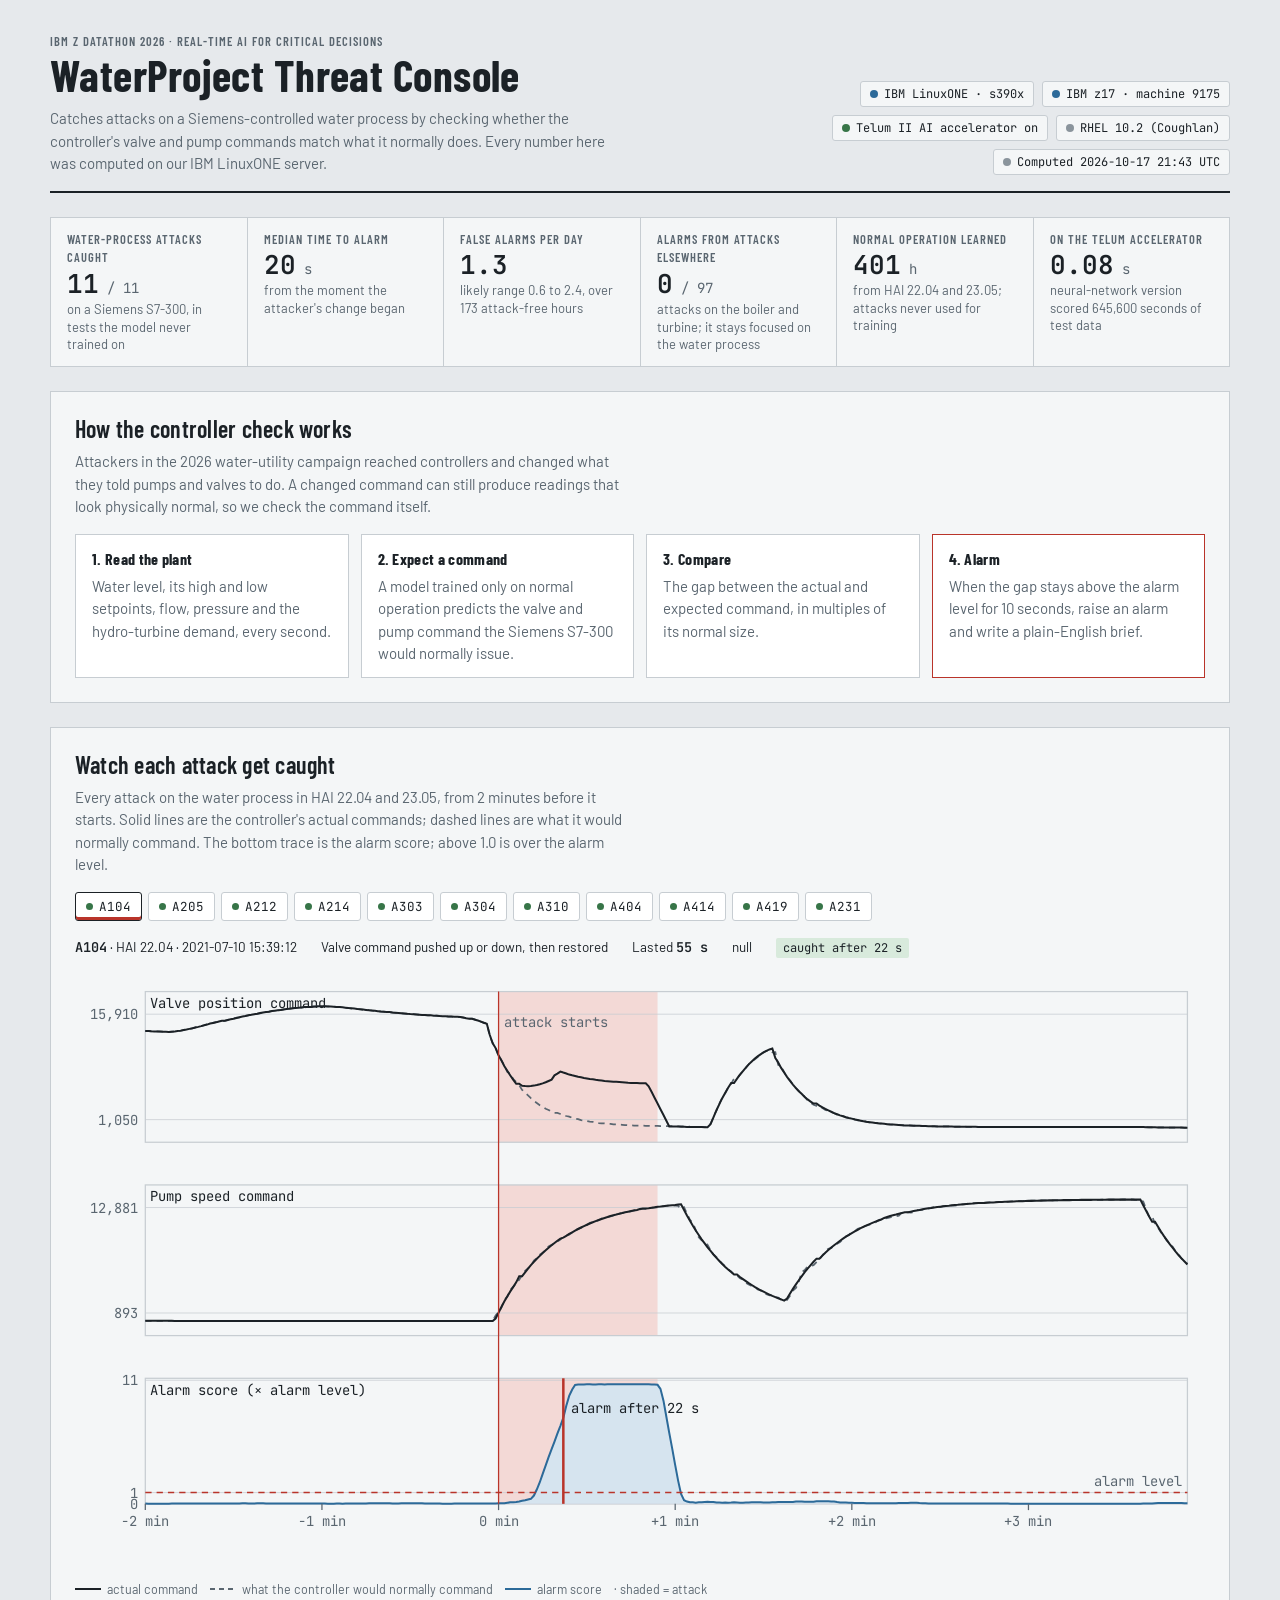
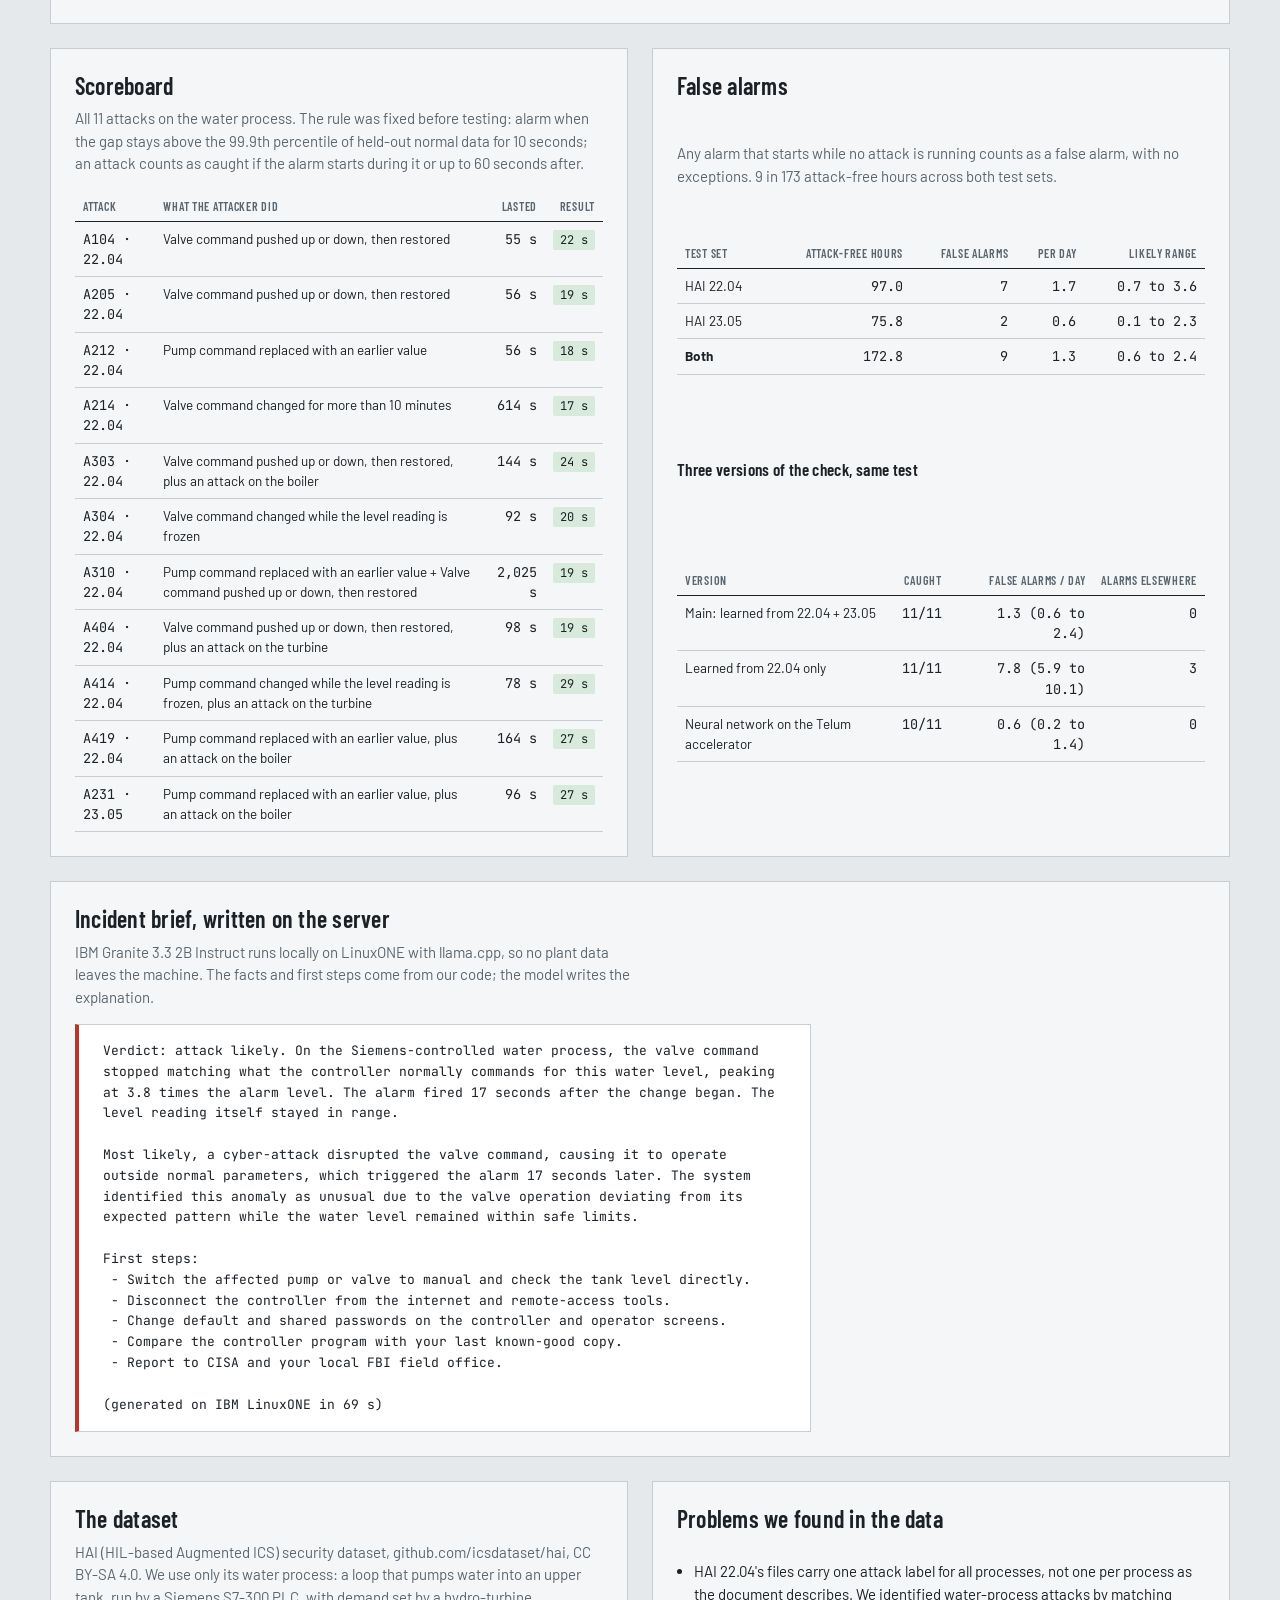
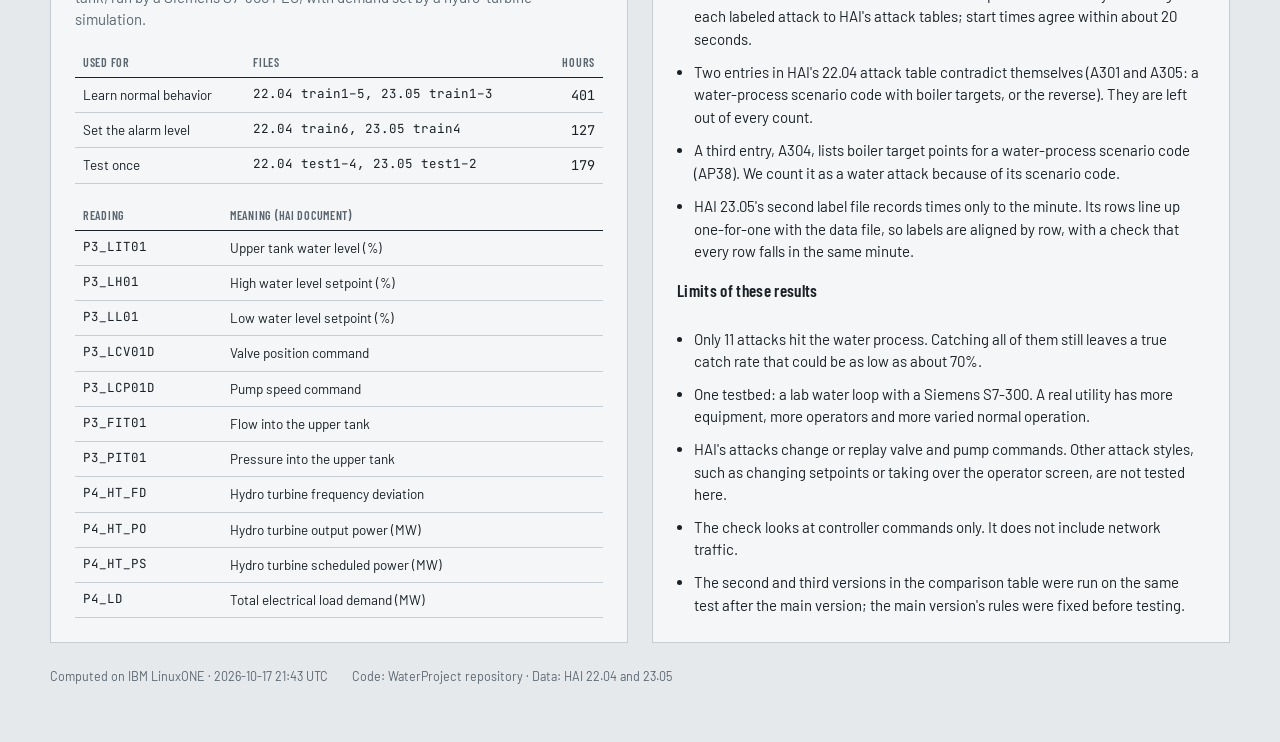
<file: dashboard/index.html>
<!doctype html>
<html lang="en">
<head>
<meta charset="utf-8">
<meta name="viewport" content="width=device-width, initial-scale=1, viewport-fit=cover">
<title>WaterProject Threat Console</title>
<meta name="claude:viewport-fit-sides" content="cover">
<link rel="preconnect" href="https://fonts.googleapis.com">
<link rel="preconnect" href="https://fonts.gstatic.com" crossorigin>
<link rel="stylesheet" href="https://fonts.googleapis.com/css2?family=Barlow+Condensed:wght@500;600;700&family=Barlow:wght@400;500;600&family=JetBrains+Mono:wght@400;600&display=swap">
<style>
/* Layout: an operator console after the ISA-101 high-performance HMI idea. Calm greys for normal state,
   color only for abnormal conditions; summary strip first, then the evidence, method and limits last. */
:root {
  --bg: #e6e9ec; --panel: #f4f6f7; --raised: #ffffff; --ink: #1b2126; --muted: #5a6670; --faint: #8a949c;
  --line: #c7cdd2; --water: #2c6a99; --water-soft: #d6e4ef; --alarm: #b9342a; --alarm-soft: #f3d9d6;
  --warn: #a8701a; --ok: #377548; --ok-soft: #d8eadc;
  --font-display: "Barlow Condensed", "Arial Narrow", "Roboto Condensed", sans-serif;
  --font-body: "Barlow", "Segoe UI", system-ui, -apple-system, sans-serif;
  --font-data: "JetBrains Mono", ui-monospace, "SF Mono", Menlo, Consolas, monospace;
  --s2: 8px; --s3: 12px; --s4: 16px; --s5: 24px; --s7: 48px;
}
@media (prefers-color-scheme: dark) { :root:not([data-theme="light"]) {
  --bg: #13171a; --panel: #1b2024; --raised: #21272c; --ink: #e2e7ea; --muted: #9aa5ae; --faint: #6f7a83;
  --line: #313a41; --water: #6da7d6; --water-soft: #1f3445; --alarm: #ec6b60; --alarm-soft: #4a2420;
  --warn: #dda24a; --ok: #6cbd83; --ok-soft: #1e3a27; color-scheme: dark; } }
:root[data-theme="dark"] {
  --bg: #13171a; --panel: #1b2024; --raised: #21272c; --ink: #e2e7ea; --muted: #9aa5ae; --faint: #6f7a83;
  --line: #313a41; --water: #6da7d6; --water-soft: #1f3445; --alarm: #ec6b60; --alarm-soft: #4a2420;
  --warn: #dda24a; --ok: #6cbd83; --ok-soft: #1e3a27; color-scheme: dark; }
* { box-sizing: border-box; }
body { background: var(--bg); color: var(--ink); font-family: var(--font-body); font-size: 15px; line-height: 1.5;
  padding-left: max(16px, env(safe-area-inset-left, 0px)); padding-right: max(16px, env(safe-area-inset-right, 0px));
  padding-block: var(--s5) var(--s7); }
.wrap { max-width: 1180px; margin: 0 auto; display: grid; gap: var(--s5); }
h1, h2, h3 { font-family: var(--font-display); text-wrap: balance; margin: 0; line-height: 1.1; }
h1 { font-size: clamp(30px, 4.6vw, 44px); font-weight: 700; letter-spacing: .01em; }
h2 { font-size: 24px; font-weight: 600; letter-spacing: .01em; }
h3 { font-size: 17px; font-weight: 600; letter-spacing: .02em; }
p { margin: 0; max-width: 70ch; }
.muted { color: var(--muted); }
.label { font-family: var(--font-display); text-transform: uppercase; letter-spacing: .08em; font-size: 12.5px; font-weight: 600; color: var(--muted); }
.num { font-family: var(--font-data); font-variant-numeric: tabular-nums; }
:focus-visible { outline: 2px solid var(--water); outline-offset: 2px; }
.masthead { display: grid; grid-template-columns: minmax(0, 1fr) minmax(0, 400px); gap: var(--s4) var(--s5); align-items: end; border-bottom: 2px solid var(--ink); padding-bottom: var(--s4); }
.masthead p { margin-top: var(--s2); color: var(--muted); }
.chips { display: flex; flex-wrap: wrap; gap: var(--s2); justify-content: flex-end; }
.chip { display: inline-flex; align-items: center; gap: 6px; padding: 3px 9px; border: 1px solid var(--line); border-radius: 3px; background: var(--panel); font-family: var(--font-data); font-size: 12px; white-space: nowrap; color: var(--ink); }
.dot { width: 8px; height: 8px; border-radius: 50%; background: var(--faint); flex: none; }
.dot.ok { background: var(--ok); } .dot.alarm { background: var(--alarm); } .dot.water { background: var(--water); }
.kpis { display: grid; grid-template-columns: repeat(auto-fit, minmax(170px, 1fr)); gap: 1px; background: var(--line); border: 1px solid var(--line); }
.kpi { background: var(--panel); padding: var(--s3) var(--s4); display: grid; gap: 2px; align-content: start; min-width: 0; }
.kpi .v { font-family: var(--font-data); font-variant-numeric: tabular-nums; font-size: 26px; font-weight: 600; line-height: 1.15; }
.kpi .v small { font-size: 14px; color: var(--muted); font-weight: 400; }
.kpi .d { font-size: 13px; color: var(--muted); line-height: 1.35; }
.panel { background: var(--panel); border: 1px solid var(--line); padding: var(--s5); display: grid; gap: var(--s4); min-width: 0; }
.panel > header { display: grid; gap: var(--s2); }
.grid2 { display: grid; grid-template-columns: repeat(auto-fit, minmax(min(100%, 460px), 1fr)); gap: var(--s5); }
.scroll { overflow-x: auto; min-width: 0; }
svg { display: block; max-width: 100%; height: auto; }
svg text { fill: var(--muted); font-family: var(--font-data); font-size: 11px; }
svg .ink { fill: var(--ink); }
.flow { display: grid; grid-template-columns: repeat(auto-fit, minmax(150px, 1fr)); gap: var(--s3); align-items: stretch; }
.step { background: var(--raised); border: 1px solid var(--line); padding: var(--s3) var(--s4); display: grid; gap: 4px; align-content: start; }
.step b { font-family: var(--font-display); font-size: 16px; letter-spacing: .02em; }
.step.alarm { border-color: var(--alarm); }
.tabs { display: flex; flex-wrap: wrap; gap: 6px; }
.tab { font-family: var(--font-data); font-size: 12.5px; padding: 5px 10px; border: 1px solid var(--line); background: var(--raised); color: var(--ink); border-radius: 3px; cursor: pointer; display: inline-flex; gap: 6px; align-items: center; }
.tab[aria-selected="true"] { border-color: var(--ink); box-shadow: inset 0 -3px 0 var(--alarm); }
.tab .dot { width: 7px; height: 7px; }
.meta { display: flex; flex-wrap: wrap; gap: var(--s2) var(--s5); font-size: 13.5px; }
.meta b { font-family: var(--font-data); font-weight: 600; }
.legend { display: flex; flex-wrap: wrap; gap: var(--s3); align-items: center; font-size: 12.5px; color: var(--muted); }
.status { display: inline-flex; align-items: center; gap: 6px; white-space: nowrap; }
table.data { width: 100%; border-collapse: collapse; font-size: 13.5px; }
table.data th { text-align: left; font-family: var(--font-display); text-transform: uppercase; letter-spacing: .06em; font-size: 12px; font-weight: 600; color: var(--muted); border-bottom: 1px solid var(--ink); padding: 6px 8px; white-space: nowrap; }
table.data td { border-bottom: 1px solid var(--line); padding: 7px 8px; vertical-align: top; }
table.data td.r, table.data th.r { text-align: right; }
.pill { display: inline-block; font-size: 12px; padding: 1px 7px; border-radius: 2px; white-space: nowrap; font-family: var(--font-data); }
.pill.ok { background: var(--ok-soft); color: var(--ink); } .pill.alarm { background: var(--alarm-soft); color: var(--ink); }
.brief { background: var(--raised); border: 1px solid var(--line); border-left: 4px solid var(--alarm); padding: var(--s4) var(--s5); font-family: var(--font-data); font-size: 13px; line-height: 1.6; white-space: pre-wrap; max-width: 92ch; overflow-wrap: anywhere; }
ul.list { display: grid; gap: var(--s2); padding-left: 1.1em; margin: 0; max-width: 90ch; }
footer { font-size: 12.5px; color: var(--muted); display: flex; flex-wrap: wrap; gap: var(--s2) var(--s5); }
@media (max-width: 900px) { .masthead { grid-template-columns: 1fr; } .masthead .chips { justify-content: flex-start; } }
@media (max-width: 640px) { .panel { padding: var(--s4); } .kpi .v { font-size: 22px; } }
@media (prefers-reduced-motion: no-preference) { .tab { transition: box-shadow .15s ease; } }
</style>
</head>
<body>

<div class="wrap">
  <header class="masthead">
    <div>
      <div class="label">IBM Z Datathon 2026 · Real-Time AI for Critical Decisions</div>
      <h1>WaterProject Threat Console</h1>
      <p>Catches attacks on a Siemens-controlled water process by checking whether the controller's valve and pump commands match what it normally does. Every number here was computed on our IBM LinuxONE server.</p>
    </div>
    <div class="chips" id="platform"></div>
  </header>

  <section class="kpis" id="kpis" aria-label="Summary"></section>

  <section class="panel">
    <header>
      <h2>How the controller check works</h2>
      <p class="muted">Attackers in the 2026 water-utility campaign reached controllers and changed what they told pumps and valves to do. A changed command can still produce readings that look physically normal, so we check the command itself.</p>
    </header>
    <div class="flow">
      <div class="step"><b>1. Read the plant</b><span class="muted">Water level, its high and low setpoints, flow, pressure and the hydro-turbine demand, every second.</span></div>
      <div class="step"><b>2. Expect a command</b><span class="muted">A model trained only on normal operation predicts the valve and pump command the Siemens S7-300 would normally issue.</span></div>
      <div class="step"><b>3. Compare</b><span class="muted">The gap between the actual and expected command, in multiples of its normal size.</span></div>
      <div class="step alarm"><b>4. Alarm</b><span class="muted">When the gap stays above the alarm level for 10 seconds, raise an alarm and write a plain-English brief.</span></div>
    </div>
  </section>

  <section class="panel">
    <header>
      <h2>Watch each attack get caught</h2>
      <p class="muted">Every attack on the water process in HAI 22.04 and 23.05, from 2 minutes before it starts. Solid lines are the controller's actual commands; dashed lines are what it would normally command. The bottom trace is the alarm score; above 1.0 is over the alarm level.</p>
    </header>
    <div class="tabs" role="tablist" id="tabs" aria-label="Attack"></div>
    <div class="meta" id="meta"></div>
    <div class="scroll"><svg id="trace" viewBox="0 0 900 470" role="img" aria-label="Valve and pump commands, actual and expected, and the alarm score around one attack"></svg></div>
    <div class="legend" id="trace-legend"></div>
  </section>

  <section class="grid2">
    <div class="panel">
      <header><h2>Scoreboard</h2><p class="muted" id="score-intro"></p></header>
      <div class="scroll"><table class="data" id="score"></table></div>
    </div>
    <div class="panel">
      <header><h2>False alarms</h2><p class="muted" id="fa-intro"></p></header>
      <div class="scroll"><table class="data" id="fa"></table></div>
      <h3>Three versions of the check, same test</h3>
      <div class="scroll"><table class="data" id="compare"></table></div>
    </div>
  </section>

  <section class="panel">
    <header>
      <h2>Incident brief, written on the server</h2>
      <p class="muted">IBM Granite 3.3 2B Instruct runs locally on LinuxONE with llama.cpp, so no plant data leaves the machine. The facts and first steps come from our code; the model writes the explanation.</p>
    </header>
    <div class="brief" id="brief"></div>
  </section>

  <section class="grid2">
    <div class="panel">
      <header><h2>The dataset</h2><p class="muted" id="ds-intro"></p></header>
      <div class="scroll"><table class="data" id="ds"></table></div>
      <div class="scroll"><table class="data" id="readings"></table></div>
    </div>
    <div class="panel">
      <header><h2>Problems we found in the data</h2></header>
      <ul class="list" id="issues"></ul>
      <h3>Limits of these results</h3>
      <ul class="list" id="limits"></ul>
    </div>
  </section>

  <footer id="foot"></footer>
</div>

<script id="data" type="application/json">{"generated_utc":"2026-10-17 21:43 UTC","platform":{"arch":"s390x","machine_type":"9175","nnpa":true,"telum2":true,"os":"Red Hat Enterprise Linux 10.2 (Coughlan)"},"results":{"rule":{"quantile":0.999,"smooth_s":10,"hold_s":10,"grace_s":60},"threshold":6.597733841417387,"hours":{"learn":401.0,"calibrate":127.0,"test":179.3},"summary":{"water_caught":11,"water_attacks":11,"median_seconds_to_flag":20.0,"elsewhere_alarmed":0,"elsewhere_attacks":97,"ambiguous":[{"id":"A301","caught":false,"seconds_to_flag":null},{"id":"A305","caught":false,"seconds_to_flag":null}],"false_alarms":9,"attack_free_hours":172.8,"per_day":1.25,"per_day_range":[0.57,2.37],"times":["2021-07-10 15:40:07","2021-07-13 21:11:03","2021-07-14 06:30:04","2021-07-14 11:33:31","2021-07-14 23:09:05","2021-07-15 10:26:27","2021-07-16 07:37:26","2022-08-12 16:00:10","2022-08-18 18:48:52"]},"by_version":{"22.04":{"water_caught":10,"water_attacks":10,"per_day":1.73,"per_day_range":[0.7,3.57],"false_alarms":7,"attack_free_hours":97.0},"23.05":{"water_caught":1,"water_attacks":1,"per_day":0.63,"per_day_range":[0.08,2.29],"false_alarms":2,"attack_free_hours":75.8}},"comparison_2204_only":{"water_caught":11,"water_attacks":11,"elsewhere_alarmed":3,"false_alarms":56,"per_day":7.78,"per_day_range":[5.87,10.1]},"neural_network_on_telum":{"rows":645600,"cpu_seconds":0.22,"nnpa_seconds":0.08,"water_caught":10,"water_attacks":11,"per_day":0.56,"per_day_range":[0.15,1.42],"elsewhere_alarmed":0},"water_attacks":[{"id":"A104","version":"22.04","start":"2021-07-10 15:39:12","seconds":55,"scenario":"AP37","attack":"Valve command pushed up or down, then restored","also_hits":null,"caught":true,"seconds_to_flag":22.0},{"id":"A205","version":"22.04","start":"2021-07-13 21:10:07","seconds":56,"scenario":"AP37","attack":"Valve command pushed up or down, then restored","also_hits":null,"caught":true,"seconds_to_flag":19.0},{"id":"A212","version":"22.04","start":"2021-07-14 08:11:12","seconds":56,"scenario":"AP35","attack":"Pump command replaced with an earlier value","also_hits":null,"caught":true,"seconds_to_flag":18.0},{"id":"A214","version":"22.04","start":"2021-07-14 11:23:17","seconds":614,"scenario":"AP39","attack":"Valve command changed for more than 10 minutes","also_hits":null,"caught":true,"seconds_to_flag":17.0},{"id":"A303","version":"22.04","start":"2021-07-14 23:22:01","seconds":144,"scenario":"AP37","attack":"Valve command pushed up or down, then restored","also_hits":"boiler","caught":true,"seconds_to_flag":24.0},{"id":"A304","version":"22.04","start":"2021-07-15 01:41:07","seconds":92,"scenario":"AP38","attack":"Valve command changed while the level reading is frozen","also_hits":null,"caught":true,"seconds_to_flag":20.0},{"id":"A310","version":"22.04","start":"2021-07-15 09:52:12","seconds":2025,"scenario":"AP35+AP37","attack":"Pump command replaced with an earlier value + Valve command pushed up or down, then restored","also_hits":null,"caught":true,"seconds_to_flag":19.0},{"id":"A404","version":"22.04","start":"2021-07-15 15:08:01","seconds":98,"scenario":"AP37","attack":"Valve command pushed up or down, then restored","also_hits":"turbine","caught":true,"seconds_to_flag":19.0},{"id":"A414","version":"22.04","start":"2021-07-16 07:20:12","seconds":78,"scenario":"AP36","attack":"Pump command changed while the level reading is frozen","also_hits":"turbine","caught":true,"seconds_to_flag":29.0},{"id":"A419","version":"22.04","start":"2021-07-16 14:59:07","seconds":164,"scenario":"AP35","attack":"Pump command replaced with an earlier value","also_hits":"boiler","caught":true,"seconds_to_flag":27.0},{"id":"A231","version":"23.05","start":"2022-08-19 04:34:01","seconds":96,"scenario":"AP35","attack":"Pump command replaced with an earlier value","also_hits":"boiler","caught":true,"seconds_to_flag":27.0}],"elsewhere_counts":{"22.04":46,"23.05":51}},"traces":[{"id":"A104","version":"22.04","start":"2021-07-10 15:39:12","seconds":55,"scenario":"AP37","attack_text":"Valve command pushed up or down, then restored","also_hits":null,"caught":true,"seconds_to_flag":22.0,"t":[-120.0,-119.0,-118.0,-117.0,-116.0,-115.0,-114.0,-113.0,-112.0,-111.0,-110.0,-109.0,-108.0,-107.0,-106.0,-105.0,-104.0,-103.0,-102.0,-101.0,-100.0,-99.0,-98.0,-97.0,-96.0,-95.0,-94.0,-93.0,-92.0,-91.0,-90.0,-89.0,-88.0,-87.0,-86.0,-85.0,-84.0,-83.0,-82.0,-81.0,-80.0,-79.0,-78.0,-77.0,-76.0,-75.0,-74.0,-73.0,-72.0,-71.0,-70.0,-69.0,-68.0,-67.0,-66.0,-65.0,-64.0,-63.0,-62.0,-61.0,-60.0,-59.0,-58.0,-57.0,-56.0,-55.0,-54.0,-53.0,-52.0,-51.0,-50.0,-49.0,-48.0,-47.0,-46.0,-45.0,-44.0,-43.0,-42.0,-41.0,-40.0,-39.0,-38.0,-37.0,-36.0,-35.0,-34.0,-33.0,-32.0,-31.0,-30.0,-29.0,-28.0,-27.0,-26.0,-25.0,-24.0,-23.0,-22.0,-21.0,-20.0,-19.0,-18.0,-17.0,-16.0,-15.0,-14.0,-13.0,-12.0,-11.0,-10.0,-9.0,-8.0,-7.0,-6.0,-5.0,-4.0,-3.0,-2.0,-1.0,0.0,1.0,2.0,3.0,4.0,5.0,6.0,7.0,8.0,9.0,10.0,11.0,12.0,13.0,14.0,15.0,16.0,17.0,18.0,19.0,20.0,21.0,22.0,23.0,24.0,25.0,26.0,27.0,28.0,29.0,30.0,31.0,32.0,33.0,34.0,35.0,36.0,37.0,38.0,39.0,40.0,41.0,42.0,43.0,44.0,45.0,46.0,47.0,48.0,49.0,50.0,51.0,52.0,53.0,54.0,55.0,56.0,57.0,58.0,59.0,60.0,61.0,62.0,63.0,64.0,65.0,66.0,67.0,68.0,69.0,70.0,71.0,72.0,73.0,74.0,75.0,76.0,77.0,78.0,79.0,80.0,81.0,82.0,83.0,84.0,85.0,86.0,87.0,88.0,89.0,90.0,91.0,92.0,93.0,94.0,95.0,96.0,97.0,98.0,99.0,100.0,101.0,102.0,103.0,104.0,105.0,106.0,107.0,108.0,109.0,110.0,111.0,112.0,113.0,114.0,115.0,116.0,117.0,118.0,119.0,120.0,121.0,122.0,123.0,124.0,125.0,126.0,127.0,128.0,129.0,130.0,131.0,132.0,133.0,134.0,135.0,136.0,137.0,138.0,139.0,140.0,141.0,142.0,143.0,144.0,145.0,146.0,147.0,148.0,149.0,150.0,151.0,152.0,153.0,154.0,155.0,156.0,157.0,158.0,159.0,160.0,161.0,162.0,163.0,164.0,165.0,166.0,167.0,168.0,169.0,170.0,171.0,172.0,173.0,174.0,175.0,176.0,177.0,178.0,179.0,180.0,181.0,182.0,183.0,184.0,185.0,186.0,187.0,188.0,189.0,190.0,191.0,192.0,193.0,194.0,195.0,196.0,197.0,198.0,199.0,200.0,201.0,202.0,203.0,204.0,205.0,206.0,207.0,208.0,209.0,210.0,211.0,212.0,213.0,214.0,215.0,216.0,217.0,218.0,219.0,220.0,221.0,222.0,223.0,224.0,225.0,226.0,227.0,228.0,229.0,230.0,231.0,232.0,233.0,234.0],"attack_flag":[0,0,0,0,0,0,0,0,0,0,0,0,0,0,0,0,0,0,0,0,0,0,0,0,0,0,0,0,0,0,0,0,0,0,0,0,0,0,0,0,0,0,0,0,0,0,0,0,0,0,0,0,0,0,0,0,0,0,0,0,0,0,0,0,0,0,0,0,0,0,0,0,0,0,0,0,0,0,0,0,0,0,0,0,0,0,0,0,0,0,0,0,0,0,0,0,0,0,0,0,0,0,0,0,0,0,0,0,0,0,0,0,0,0,0,0,0,0,0,0,1,1,1,1,1,1,1,1,1,1,1,1,1,1,1,1,1,1,1,1,1,1,1,1,1,1,1,1,1,1,1,1,1,1,1,1,1,1,1,1,1,1,1,1,1,1,1,1,1,1,1,1,1,1,1,0,0,0,0,0,0,0,0,0,0,0,0,0,0,0,0,0,0,0,0,0,0,0,0,0,0,0,0,0,0,0,0,0,0,0,0,0,0,0,0,0,0,0,0,0,0,0,0,0,0,0,0,0,0,0,0,0,0,0,0,0,0,0,0,0,0,0,0,0,0,0,0,0,0,0,0,0,0,0,0,0,0,0,0,0,0,0,0,0,0,0,0,0,0,0,0,0,0,0,0,0,0,0,0,0,0,0,0,0,0,0,0,0,0,0,0,0,0,0,0,0,0,0,0,0,0,0,0,0,0,0,0,0,0,0,0,0,0,0,0,0,0,0,0,0,0,0,0,0,0,0,0,0,0,0,0,0,0,0,0,0,0,0,0,0,0,0,0,0,0,0,0,0,0,0,0,0,0,0,0],"level":[16333,16307,16269,16243,16229,16207,16169,16151,16131,16103,16079,16047,16029,16000,15977,15948,15929,15903,15867,15844,15828,15804,15782,15741,15725,15706,15706,15674,15652,15632,15613,15591,15562,15535,15517,15474,15446,15415,15381,15363,15344,15298,15272,15251,15218,15186,15164,15136,15094,15072,15040,14995,14980,14939,14889,14889,14871,14838,14807,14787,14751,14715,14689,14651,14624,14595,14568,14538,14503,14475,14446,14412,14391,14353,14329,14295,14252,14232,14195,14160,14139,14123,14123,14076,14049,14031,13993,13958,13939,13910,13883,13855,13832,13797,13765,13745,13700,13680,13661,13609,13586,13567,13533,13506,13488,13443,13421,13399,13346,13329,13329,13308,13265,13238,13219,13187,13151,13126,13095,13050,12885,12660,12625,12703,12744,12977,12994,13091,13334,13421,13446,13532,13518,13495,13450,13312,13276,13199,13117,13117,13102,13096,13091,13145,13184,13230,13250,13262,13294,13330,13336,13320,13307,13291,13295,13299,13308,13308,13189,13052,12994,12985,12972,12970,13004,12996,12998,12989,12996,12990,12990,12982,12977,12978,12976,12966,13005,13163,13245,13317,13375,13476,13557,13547,13852,13967,13989,13881,13674,13674,13631,13961,13863,13967,14076,14086,14069,13950,13889,13887,13687,13687,13523,13667,13464,13388,13462,13311,13299,13251,13121,13155,13121,13069,13047,13024,12990,13002,13098,13099,13221,13476,13394,13533,13701,13845,13885,13920,13920,13941,13932,13820,13723,13615,13581,13529,13492,13512,13540,13580,13580,13633,13671,13666,13711,13739,13755,13762,13754,13745,13748,13750,13752,13759,13771,13753,13754,13661,13661,13511,13540,13563,13609,13651,13700,13776,13837,13910,13969,14028,14096,14230,14321,14404,14435,14544,14563,14647,14734,14824,14913,15027,15034,15103,15103,15190,15261,15337,15379,15474,15554,15605,15722,15790,15831,15923,15999,16051,16137,16303,16326,16419,16451,16525,16629,16673,16731,16806,16892,16924,17015,17089,17089,17169,17261,17347,17422,17504,17568,17623,17713,17796,17818,17918,17995,18055,18130,18208,18291,18380,18428,18493,18588,18648,18722,18770,18845,18922,19010,18987,18976,19366,19366,19396,19116,19234,19126,19151,19164,19322,19487,19494,19511,19537,19502],"valve":[13536,13536,13504,13488,13472,13472,13440,13440,13424,13456,13488,13536,13584,13680,13760,13840,13920,14032,14128,14224,14352,14448,14576,14672,14768,14880,14976,14976,15072,15184,15280,15376,15488,15568,15648,15744,15824,15904,15984,16064,16144,16208,16272,16352,16400,16464,16512,16576,16640,16688,16736,16784,16816,16864,16912,16944,16944,16976,17008,17024,17040,17024,17008,16992,16976,16944,16912,16880,16832,16784,16752,16704,16656,16624,16560,16512,16464,16432,16384,16336,16288,16240,16208,16208,16160,16128,16080,16048,16016,15968,15936,15904,15872,15840,15808,15792,15760,15744,15696,15680,15648,15632,15616,15600,15568,15552,15536,15520,15456,15344,15264,15264,15136,15008,14864,14704,14544,13008,11808,11136,10064,9376,8576,7904,7280,6656,6112,6112,5808,5776,5760,5792,5840,5936,6032,6160,6320,6496,6688,7296,7520,7824,7680,7552,7408,7296,7200,7088,7008,6928,6848,6768,6720,6656,6608,6544,6496,6464,6432,6384,6368,6336,6304,6272,6240,6224,6208,6192,6176,6160,6160,5760,4944,4128,3312,2512,1696,896,96,96,80,80,64,48,32,32,16,0,0,0,-32,-32,400,1392,2368,3248,4080,4848,5552,6224,6224,6832,7392,7904,8400,8832,9232,9632,9968,10256,10528,10752,10944,11072,9712,9104,8336,7680,7088,6496,5984,5488,5056,4656,4256,3904,3600,3312,3312,3024,2784,2560,2352,2160,1968,1808,1648,1520,1392,1280,1184,1072,992,912,816,752,704,640,592,544,496,464,416,384,352,336,304,272,240,240,224,208,192,176,160,144,128,128,112,96,96,96,80,80,80,64,64,64,48,48,48,48,48,32,32,32,32,32,32,32,32,32,32,16,16,16,16,16,0,16,16,16,16,16,16,16,16,16,16,16,16,16,16,16,16,16,16,16,16,16,16,16,0,0,16,16,16,16,16,16,16,16,16,16,0,16,0,16,16,0,-16,-32,-32,-32,-48,-48,-48,-64,-64,-64,-64,-64,-64,-80,-80],"valve_expected":[13531.7001953125,13532.7998046875,13479.400390625,13482.900390625,13484.400390625,13473.2001953125,13468.400390625,13396.2998046875,13409.2001953125,13471.900390625,13483.7998046875,13499.5,13551.599609375,13661.599609375,13740.5,13832.2001953125,13888.2998046875,14048.900390625,14164.2001953125,14229.5,14358.400390625,14486.400390625,14555.7998046875,14672.5,14770.900390625,14836.2998046875,14952.7998046875,14962.7001953125,15077.5,15253.2001953125,15299.7998046875,15413.0,15450.900390625,15521.2001953125,15666.5,15735.7001953125,15843.0,15914.400390625,15942.7998046875,16024.400390625,16146.599609375,16212.599609375,16288.2998046875,16332.2001953125,16409.900390625,16446.69921875,16523.19921875,16596.0,16639.80078125,16702.900390625,16745.80078125,16798.30078125,16839.19921875,16849.900390625,16896.19921875,16948.099609375,16974.099609375,17003.099609375,17014.30078125,17015.599609375,17037.5,17028.099609375,17017.19921875,17007.400390625,16986.19921875,16919.69921875,16895.30078125,16878.69921875,16815.599609375,16794.900390625,16690.900390625,16725.599609375,16657.0,16585.099609375,16534.80078125,16468.19921875,16501.099609375,16409.80078125,16396.5,16344.7001953125,16263.2001953125,16274.7001953125,16216.7998046875,16185.7998046875,16139.7001953125,16090.2001953125,16050.5,16018.2001953125,15983.099609375,15938.2001953125,15933.099609375,15921.400390625,15892.2001953125,15830.900390625,15829.400390625,15791.7001953125,15748.5,15740.2001953125,15694.5,15696.099609375,15643.0,15628.7998046875,15628.2998046875,15570.900390625,15555.400390625,15541.599609375,15521.400390625,15498.900390625,15434.7001953125,15372.400390625,15281.2998046875,15275.900390625,15178.599609375,14990.2001953125,14858.099609375,14696.400390625,14619.0,12908.7001953125,11790.400390625,11204.2001953125,10034.0,9365.400390625,8653.900390625,7755.2001953125,7552.89990234375,6738.2001953125,6342.60009765625,5903.7998046875,5247.2998046875,4896.60009765625,4472.10009765625,4073.300048828125,3695.699951171875,3404.5,3081.10009765625,2867.300048828125,2583.699951171875,2420.800048828125,2148.800048828125,2004.300048828125,1995.0,1843.5,1666.0,1569.9000244140625,1474.699951171875,1298.9000244140625,1190.0999755859375,1112.9000244140625,970.4000244140625,947.5,856.2999877929688,780.0999755859375,741.2000122070312,691.4000244140625,574.2000122070312,541.4000244140625,515.0,472.8999938964844,441.29998779296875,402.20001220703125,374.0,334.79998779296875,317.29998779296875,283.6000061035156,245.0,228.0,217.89999389648438,196.39999389648438,197.6999969482422,197.6999969482422,189.3000030517578,189.3000030517578,167.39999389648438,167.60000610351562,157.1999969482422,154.0,154.0,128.89999389648438,124.4000015258789,124.80000305175781,105.5,103.80000305175781,88.0999984741211,89.0,88.9000015258789,58.79999923706055,40.20000076293945,37.5,34.099998474121094,31.299999237060547,-0.6000000238418579,-8.699999809265137,496.1000061035156,1427.9000244140625,2315.5,3303.60009765625,4111.39990234375,4749.7998046875,5575.89990234375,6094.7998046875,6820.60009765625,6919.0,7353.2001953125,7917.2998046875,8338.099609375,8848.2998046875,9309.7001953125,9528.7001953125,9880.5,10315.400390625,10536.7001953125,10752.599609375,10858.2998046875,10540.5,10553.900390625,8749.5,8473.400390625,7764.0,7042.39990234375,6588.0,5959.2001953125,5498.89990234375,5088.2001953125,4702.60009765625,4256.7001953125,3790.800048828125,3458.10009765625,3158.10009765625,2976.89990234375,2958.39990234375,2676.39990234375,2419.89990234375,2286.699951171875,2114.800048828125,1968.800048828125,1739.0,1652.800048828125,1568.4000244140625,1371.199951171875,1288.800048828125,1174.4000244140625,1098.800048828125,964.7999877929688,902.2999877929688,850.2000122070312,734.5,682.2999877929688,633.7999877929688,611.0,535.0999755859375,504.5,466.20001220703125,434.20001220703125,379.8999938964844,355.29998779296875,321.70001220703125,295.6000061035156,277.1000061035156,245.39999389648438,236.3000030517578,218.60000610351562,195.3000030517578,185.0,154.0,144.3000030517578,135.89999389648438,127.30000305175781,115.0,111.0,104.80000305175781,93.0,91.0,87.0,91.69999694824219,69.0,51.20000076293945,51.20000076293945,51.20000076293945,51.70000076293945,42.20000076293945,41.70000076293945,41.0,30.299999237060547,30.200000762939453,30.200000762939453,30.200000762939453,28.899999618530273,27.899999618530273,25.700000762939453,19.899999618530273,25.600000381469727,25.600000381469727,25.700000762939453,19.200000762939453,18.799999237060547,16.700000762939453,14.899999618530273,14.0,14.0,14.0,14.199999809265137,14.199999809265137,14.300000190734863,14.199999809265137,14.199999809265137,14.100000381469727,14.199999809265137,14.199999809265137,13.5,13.800000190734863,13.800000190734863,13.800000190734863,13.800000190734863,13.800000190734863,13.800000190734863,13.800000190734863,13.800000190734863,13.800000190734863,13.800000190734863,13.699999809265137,13.699999809265137,14.0,14.100000381469727,14.199999809265137,14.300000190734863,14.300000190734863,14.100000381469727,14.199999809265137,13.600000381469727,13.600000381469727,13.699999809265137,13.699999809265137,13.600000381469727,13.699999809265137,13.600000381469727,13.5,13.600000381469727,12.899999618530273,13.100000381469727,13.600000381469727,11.300000190734863,-27.399999618530273,-25.600000381469727,-25.299999237060547,-29.0,-28.200000762939453,-46.400001525878906,-58.79999923706055,-57.900001525878906,-59.599998474121094,-61.5,-63.400001525878906,-64.5999984741211,-66.5999984741211,-67.9000015258789],"pump":[8,8,8,8,8,8,8,8,8,8,0,0,0,0,0,0,0,0,0,0,0,0,0,0,0,0,0,0,0,0,0,0,0,0,0,0,0,0,0,0,0,0,0,0,0,0,0,0,0,0,0,0,0,0,0,0,0,0,0,0,0,0,0,0,0,0,0,0,0,0,0,0,0,0,0,0,0,0,0,0,0,0,0,0,0,0,0,0,0,0,0,0,0,0,0,0,0,0,0,0,0,0,0,0,0,0,0,0,0,0,0,0,0,0,0,0,0,0,0,264,944,1600,2216,2800,3344,3864,4368,5072,5072,5504,5928,6328,6704,7056,7392,7712,8024,8312,8592,8848,9096,9336,9456,9672,9880,10072,10256,10440,10608,10768,10920,11064,11208,11344,11464,11584,11696,11800,11904,12000,12088,12176,12256,12336,12416,12480,12552,12608,12704,12760,12760,12808,12864,12912,12960,13000,13040,13080,13120,13152,13184,13216,13248,12608,11976,11376,10808,10272,9752,9264,8792,8352,7944,7544,7160,6800,6456,6136,5832,5544,5264,5264,4992,4744,4512,4288,4072,3864,3664,3480,3312,3144,2984,2840,2696,2560,2432,2312,2528,3104,3640,4144,4624,5088,5528,5944,6344,6712,7072,7072,7408,7736,8040,8328,8600,8856,9104,9344,9576,9784,9984,10176,10360,10536,10704,10856,11000,11144,11280,11408,11528,11696,11808,11904,12000,12088,12176,12264,12336,12336,12416,12488,12552,12616,12680,12736,12792,12840,12888,12936,12984,13024,13064,13096,13136,13168,13200,13232,13264,13296,13320,13344,13368,13392,13408,13408,13432,13448,13472,13488,13504,13520,13536,13552,13560,13576,13592,13600,13608,13624,13632,13640,13648,13656,13664,13680,13680,13688,13696,13704,13712,13712,13720,13720,13728,13736,13736,13736,13744,13752,13752,13752,13760,13760,13760,13768,13760,13776,13776,13784,13776,13776,13776,13784,13784,13784,13784,13784,13784,13144,12496,11872,11272,11272,10696,10160,9656,9176,8720,8280,7856,7464,7096,6744,6400],"pump_expected":[13.399999618530273,13.0,10.399999618530273,11.300000190734863,8.699999809265137,3.700000047683716,0.5,1.899999976158142,1.100000023841858,3.9000000953674316,3.9000000953674316,0.8999999761581421,2.0999999046325684,4.5,6.0,8.100000381469727,5.800000190734863,4.699999809265137,5.5,4.099999904632568,5.0,4.800000190734863,5.5,4.5,5.199999809265137,5.599999904632568,4.400000095367432,4.599999904632568,4.699999809265137,4.400000095367432,5.099999904632568,5.400000095367432,5.099999904632568,4.099999904632568,4.099999904632568,4.400000095367432,3.799999952316284,4.300000190734863,2.799999952316284,2.799999952316284,3.0999999046325684,3.0999999046325684,3.9000000953674316,3.700000047683716,3.700000047683716,3.700000047683716,3.700000047683716,3.700000047683716,3.700000047683716,3.799999952316284,3.799999952316284,5.300000190734863,3.799999952316284,5.400000095367432,5.400000095367432,4.5,4.5,4.5,4.5,4.5,4.5,4.5,4.5,4.5,4.5,4.5,4.5,4.5,4.5,4.5,4.5,4.5,4.5,9.800000190734863,9.800000190734863,9.800000190734863,9.800000190734863,9.800000190734863,9.800000190734863,9.800000190734863,4.5,9.800000190734863,4.5,4.5,9.800000190734863,9.800000190734863,4.5,4.5,5.300000190734863,5.400000095367432,5.300000190734863,5.300000190734863,5.300000190734863,5.400000095367432,5.300000190734863,4.699999809265137,5.300000190734863,4.699999809265137,4.699999809265137,5.300000190734863,5.199999809265137,4.5,4.5,4.5,4.199999809265137,4.5,4.5,4.0,3.9000000953674316,3.0999999046325684,3.5,3.5999999046325684,3.5999999046325684,2.0999999046325684,2.9000000953674316,1.899999976158142,2.4000000953674316,-8.300000190734863,-18.5,624.5999755859375,1011.7999877929688,1518.5,2371.10009765625,2772.199951171875,3523.0,3888.5,4261.0,4653.89990234375,5215.2998046875,5670.7998046875,5966.39990234375,6251.89990234375,6843.10009765625,7130.39990234375,7532.2998046875,7755.7998046875,8044.2001953125,8474.599609375,8644.099609375,8779.5,9015.7001953125,9246.0,9537.7998046875,9715.599609375,9804.2001953125,10044.7001953125,10256.900390625,10457.099609375,10558.2998046875,10767.0,10875.5,11157.7001953125,11225.2998046875,11333.2001953125,11436.599609375,11636.2001953125,11739.2001953125,11788.2998046875,11885.2998046875,11966.2001953125,12136.599609375,12175.2001953125,12237.0,12314.5,12407.7001953125,12441.400390625,12562.2001953125,12626.599609375,12681.400390625,12718.7001953125,12743.900390625,12803.599609375,12837.599609375,12875.099609375,12893.2998046875,13041.7998046875,13047.5,13077.599609375,13106.7998046875,13114.7998046875,13112.2001953125,13071.2998046875,12710.7001953125,12924.5,12201.400390625,11487.7001953125,11105.7998046875,10308.5,9495.400390625,9173.2001953125,8972.900390625,8645.7001953125,8048.2001953125,7564.60009765625,7248.2001953125,6844.39990234375,6518.7001953125,6202.60009765625,5858.2001953125,5618.10009765625,5279.5,5152.10009765625,4845.7998046875,4684.2001953125,4330.5,4137.60009765625,3962.199951171875,3885.89990234375,3580.800048828125,3480.0,3263.39990234375,3016.300048828125,2909.89990234375,2954.89990234375,2686.300048828125,2633.89990234375,2403.800048828125,2318.60009765625,2372.699951171875,2864.800048828125,3437.699951171875,3727.10009765625,4460.2998046875,5561.2998046875,5774.39990234375,6181.7998046875,6228.60009765625,6323.5,6688.10009765625,6986.89990234375,7450.10009765625,7871.7998046875,8200.7998046875,8267.7001953125,8582.7998046875,8761.900390625,8961.2001953125,9315.900390625,9580.0,9749.099609375,10129.5,10204.5,10466.099609375,10561.400390625,10756.5,10819.7001953125,10937.5,11072.7001953125,11196.2998046875,11392.2001953125,11569.7998046875,11628.599609375,11683.5,11773.2998046875,11858.2998046875,11884.2001953125,11950.599609375,12330.099609375,12387.5,12317.2998046875,12294.599609375,12351.2998046875,12580.099609375,12579.900390625,12606.7001953125,12703.0,12771.599609375,12867.7998046875,12918.400390625,12974.099609375,12939.900390625,13012.599609375,13057.7001953125,13100.400390625,13095.0,13102.099609375,13157.900390625,13238.5,13258.0,13306.099609375,13337.5,13354.099609375,13383.900390625,13403.7998046875,13444.400390625,13455.2001953125,13481.900390625,13482.0,13490.099609375,13492.400390625,13518.900390625,13524.0,13539.5,13552.2001953125,13566.2001953125,13594.900390625,13596.7998046875,13617.400390625,13629.599609375,13638.7998046875,13636.5,13644.2998046875,13663.5,13684.599609375,13683.900390625,13677.0,13692.7001953125,13693.0,13693.0,13696.7001953125,13696.2001953125,13703.7998046875,13721.2998046875,13722.7998046875,13731.099609375,13733.2001953125,13734.900390625,13746.2001953125,13742.400390625,13752.0,13750.7998046875,13753.2998046875,13755.400390625,13761.2998046875,13757.400390625,13770.400390625,13769.2001953125,13777.7998046875,13770.400390625,13784.7998046875,13784.5,13761.2001953125,13788.2001953125,13792.099609375,13790.599609375,13791.2001953125,13760.5,13745.2998046875,13678.2998046875,13586.099609375,12648.099609375,11846.400390625,11880.2998046875,11003.2001953125,10579.7001953125,10084.0,9622.0,9132.099609375,8822.2001953125,8427.599609375,7885.89990234375,7563.89990234375,7079.10009765625,6777.60009765625,6500.60009765625],"score":[0.025,0.016,0.016,0.016,0.016,0.012,0.012,0.012,0.016,0.024,0.024,0.027,0.027,0.031,0.034,0.034,0.034,0.031,0.034,0.034,0.034,0.034,0.034,0.032,0.022,0.033,0.033,0.03,0.017,0.03,0.035,0.035,0.038,0.053,0.053,0.038,0.034,0.034,0.05,0.05,0.05,0.033,0.031,0.031,0.024,0.03,0.024,0.03,0.024,0.023,0.023,0.026,0.026,0.025,0.026,0.025,0.026,0.026,0.026,0.025,0.025,0.02,0.016,0.016,0.016,0.017,0.017,0.016,0.017,0.019,0.023,0.028,0.028,0.029,0.034,0.034,0.042,0.042,0.042,0.042,0.042,0.044,0.044,0.042,0.039,0.039,0.039,0.042,0.048,0.053,0.053,0.046,0.046,0.044,0.045,0.037,0.033,0.026,0.018,0.018,0.018,0.013,0.013,0.015,0.015,0.019,0.02,0.022,0.024,0.024,0.028,0.028,0.034,0.031,0.031,0.031,0.035,0.035,0.031,0.031,0.042,0.057,0.057,0.097,0.136,0.142,0.161,0.205,0.267,0.317,0.39,0.447,0.74,1.279,1.924,2.669,3.43,4.151,4.867,5.543,6.241,6.935,7.648,8.728,9.604,10.173,10.578,10.615,10.621,10.621,10.631,10.636,10.627,10.626,10.636,10.636,10.626,10.635,10.635,10.635,10.635,10.638,10.638,10.638,10.638,10.638,10.638,10.64,10.64,10.64,10.635,10.632,10.625,10.609,10.595,10.239,9.187,7.757,6.317,4.895,3.463,2.05,0.882,0.319,0.203,0.138,0.138,0.096,0.138,0.138,0.152,0.18,0.17,0.152,0.114,0.117,0.096,0.117,0.096,0.117,0.135,0.127,0.104,0.104,0.123,0.124,0.137,0.137,0.146,0.137,0.124,0.111,0.124,0.137,0.145,0.154,0.169,0.154,0.151,0.166,0.166,0.211,0.211,0.211,0.182,0.182,0.182,0.193,0.226,0.226,0.226,0.225,0.225,0.196,0.196,0.157,0.121,0.118,0.112,0.096,0.096,0.083,0.08,0.064,0.07,0.054,0.047,0.047,0.05,0.05,0.047,0.049,0.049,0.052,0.052,0.058,0.078,0.078,0.072,0.072,0.092,0.095,0.094,0.07,0.052,0.044,0.039,0.032,0.024,0.027,0.027,0.024,0.024,0.023,0.023,0.023,0.026,0.026,0.026,0.022,0.017,0.017,0.022,0.018,0.018,0.018,0.018,0.019,0.02,0.023,0.023,0.023,0.017,0.017,0.012,0.012,0.011,0.011,0.011,0.011,0.011,0.008,0.008,0.011,0.012,0.011,0.011,0.01,0.007,0.005,0.007,0.008,0.006,0.005,0.004,0.004,0.004,0.004,0.004,0.004,0.004,0.004,0.004,0.004,0.004,0.004,0.004,0.004,0.004,0.004,0.004,0.005,0.005,0.005,0.006,0.006,0.006,0.008,0.01,0.018,0.024,0.024,0.027,0.054,0.083,0.083,0.083,0.083,0.082,0.082,0.067,0.076,0.066,0.045,0.045]},{"id":"A205","version":"22.04","start":"2021-07-13 21:10:07","seconds":56,"scenario":"AP37","attack_text":"Valve command pushed up or down, then restored","also_hits":null,"caught":true,"seconds_to_flag":19.0,"t":[-120.0,-119.0,-118.0,-117.0,-116.0,-115.0,-114.0,-113.0,-112.0,-111.0,-110.0,-109.0,-108.0,-107.0,-106.0,-105.0,-104.0,-103.0,-102.0,-101.0,-100.0,-99.0,-98.0,-97.0,-96.0,-95.0,-94.0,-93.0,-92.0,-91.0,-90.0,-89.0,-88.0,-87.0,-86.0,-85.0,-84.0,-83.0,-82.0,-81.0,-80.0,-79.0,-78.0,-77.0,-76.0,-75.0,-74.0,-73.0,-72.0,-71.0,-70.0,-69.0,-68.0,-67.0,-66.0,-65.0,-64.0,-63.0,-62.0,-61.0,-60.0,-59.0,-58.0,-57.0,-56.0,-55.0,-54.0,-53.0,-52.0,-51.0,-50.0,-49.0,-48.0,-47.0,-46.0,-45.0,-44.0,-43.0,-42.0,-41.0,-40.0,-39.0,-38.0,-37.0,-36.0,-35.0,-34.0,-33.0,-32.0,-31.0,-30.0,-29.0,-28.0,-27.0,-26.0,-25.0,-24.0,-23.0,-22.0,-21.0,-20.0,-19.0,-18.0,-17.0,-16.0,-15.0,-14.0,-13.0,-12.0,-11.0,-10.0,-9.0,-8.0,-7.0,-6.0,-5.0,-4.0,-3.0,-2.0,-1.0,0.0,1.0,2.0,3.0,4.0,5.0,6.0,7.0,8.0,9.0,10.0,11.0,12.0,13.0,14.0,15.0,16.0,17.0,18.0,19.0,20.0,21.0,22.0,23.0,24.0,25.0,26.0,27.0,28.0,29.0,30.0,31.0,32.0,33.0,34.0,35.0,36.0,37.0,38.0,39.0,40.0,41.0,42.0,43.0,44.0,45.0,46.0,47.0,48.0,49.0,50.0,51.0,52.0,53.0,54.0,55.0,56.0,57.0,58.0,59.0,60.0,61.0,62.0,63.0,64.0,65.0,66.0,67.0,68.0,69.0,70.0,71.0,72.0,73.0,74.0,75.0,76.0,77.0,78.0,79.0,80.0,81.0,82.0,83.0,84.0,85.0,86.0,87.0,88.0,89.0,90.0,91.0,92.0,93.0,94.0,95.0,96.0,97.0,98.0,99.0,100.0,101.0,102.0,103.0,104.0,105.0,106.0,107.0,108.0,109.0,110.0,111.0,112.0,113.0,114.0,115.0,116.0,117.0,118.0,119.0,120.0,121.0,122.0,123.0,124.0,125.0,126.0,127.0,128.0,129.0,130.0,131.0,132.0,133.0,134.0,135.0,136.0,137.0,138.0,139.0,140.0,141.0,142.0,143.0,144.0,145.0,146.0,147.0,148.0,149.0,150.0,151.0,152.0,153.0,154.0,155.0,156.0,157.0,158.0,159.0,160.0,161.0,162.0,163.0,164.0,165.0,166.0,167.0,168.0,169.0,170.0,171.0,172.0,173.0,174.0,175.0,176.0,177.0,178.0,179.0,180.0,181.0,182.0,183.0,184.0,185.0,186.0,187.0,188.0,189.0,190.0,191.0,192.0,193.0,194.0,195.0,196.0,197.0,198.0,199.0,200.0,201.0,202.0,203.0,204.0,205.0,206.0,207.0,208.0,209.0,210.0,211.0,212.0,213.0,214.0,215.0,216.0,217.0,218.0,219.0,220.0,221.0,222.0,223.0,224.0,225.0,226.0,227.0,228.0,229.0,230.0,231.0,232.0,233.0,234.0,235.0],"attack_flag":[0,0,0,0,0,0,0,0,0,0,0,0,0,0,0,0,0,0,0,0,0,0,0,0,0,0,0,0,0,0,0,0,0,0,0,0,0,0,0,0,0,0,0,0,0,0,0,0,0,0,0,0,0,0,0,0,0,0,0,0,0,0,0,0,0,0,0,0,0,0,0,0,0,0,0,0,0,0,0,0,0,0,0,0,0,0,0,0,0,0,0,0,0,0,0,0,0,0,0,0,0,0,0,0,0,0,0,0,0,0,0,0,0,0,0,0,0,0,0,0,1,1,1,1,1,1,1,1,1,1,1,1,1,1,1,1,1,1,1,1,1,1,1,1,1,1,1,1,1,1,1,1,1,1,1,1,1,1,1,1,1,1,1,1,1,1,1,1,1,1,1,1,1,1,1,1,0,0,0,0,0,0,0,0,0,0,0,0,0,0,0,0,0,0,0,0,0,0,0,0,0,0,0,0,0,0,0,0,0,0,0,0,0,0,0,0,0,0,0,0,0,0,0,0,0,0,0,0,0,0,0,0,0,0,0,0,0,0,0,0,0,0,0,0,0,0,0,0,0,0,0,0,0,0,0,0,0,0,0,0,0,0,0,0,0,0,0,0,0,0,0,0,0,0,0,0,0,0,0,0,0,0,0,0,0,0,0,0,0,0,0,0,0,0,0,0,0,0,0,0,0,0,0,0,0,0,0,0,0,0,0,0,0,0,0,0,0,0,0,0,0,0,0,0,0,0,0,0,0,0,0,0,0,0,0,0,0,0,0,0,0,0,0,0,0,0,0,0,0,0,0,0,0,0,0,0],"level":[12174,12245,12335,12423,12530,12588,12701,12779,12820,12901,13008,13124,13200,13267,13330,13404,13484,13549,13654,13772,13894,13946,14050,14161,14217,14340,14340,14374,14423,14520,14596,14667,14764,14834,14829,14975,15231,15277,15171,15097,15063,14998,15121,14965,15128,15383,15306,15344,15324,15325,15274,15170,15023,15079,14989,14848,14869,14686,14686,14732,14637,14673,14603,14507,14518,14443,14453,14416,14414,14435,14427,14462,14434,14447,14447,14501,14462,14535,14477,14537,14534,14539,14477,14494,14465,14539,14550,14487,14511,14511,14487,14498,14486,14485,14473,14453,14457,14418,14388,14378,14375,14357,14347,14319,14300,14271,14245,14217,14195,14167,14144,14118,14089,14052,14035,14021,13980,13944,13944,13930,13910,13891,13848,13823,13801,13779,13576,13385,13415,13407,13831,13615,13868,14227,14165,14218,14245,14282,14243,14104,13969,13989,13861,13836,13836,13861,13861,13922,13872,13943,13980,14013,14001,14043,14076,14061,14061,14035,14024,14019,14037,14058,14044,13898,14048,14014,13996,13867,13779,13701,13710,13757,13858,14011,14069,14078,14076,14067,14040,14013,13906,13859,13775,13752,13645,13549,13511,13390,13207,13193,13120,13065,12969,12943,12864,12835,12812,12757,12779,12743,12720,12720,12656,12683,12630,12700,12605,12597,12583,12562,12587,12521,12501,12526,12592,12514,12497,12491,12471,12460,12448,12436,12408,12383,12352,12339,12318,12328,12328,12263,12257,12210,12194,12165,12146,12126,12107,12041,12018,11989,11963,11940,11906,11864,11849,11827,11786,11773,11747,11712,11689,11665,11634,11602,11580,11561,11561,11522,11487,11468,11439,11405,11391,11361,11334,11308,11283,11256,11237,11209,11181,11144,11125,11107,11064,11042,11016,10995,10958,10930,10913,10897,10845,10827,10805,10805,10782,10763,10747,10737,10724,10724,10714,10713,10702,10701,10574,10415,10318,10336,10376,10559,10869,10891,11079,11226,11239,11286,11294,11230,11113,11136,10957,10887,10880,10874,10874,10870,10869,10896,10840,10869,10922,11099,11203,11248,11252,11221,11164,11104,11053,10962,10893,10719,10865,10622,10566,10559,10432,10419,10355,10325,10312,10323,10298,10309,10310,10310,10288,10288,10298,10320,10310,10403,10341,10348],"valve":[32,32,32,16,16,16,16,0,16,16,0,16,0,16,16,16,16,16,16,0,16,16,16,16,16,16,16,16,16,16,16,16,16,0,-16,-32,-32,-32,-48,-48,-64,-64,-64,-64,-64,-80,-64,-80,-80,-80,-80,-80,-80,-80,-80,-96,-80,-80,-96,-96,368,1376,2368,3264,4112,4880,5616,6272,6912,7504,8064,8576,9056,9488,9904,10256,10608,10928,11232,11504,11760,12000,12208,12400,12592,12752,12928,13072,13216,13216,13344,13472,13568,13680,13776,13856,13936,14016,14080,14144,14208,14256,14320,14368,14400,14448,14480,14512,14544,14528,14512,14480,14432,14368,14320,14240,14160,14080,14000,14000,13888,12880,11392,10848,9760,9472,9104,8848,8624,8448,8320,8224,8192,8192,8224,8224,8464,8960,8992,8736,8512,8304,8112,7936,7776,7616,7616,7488,7360,7248,7152,7056,6976,6896,6816,6752,6688,6640,6576,6528,6480,6448,6416,6368,6352,6400,7328,7328,8352,8448,8512,8512,8464,8384,8240,8448,8544,8976,9504,10016,10464,10912,11312,11712,12064,12400,12704,12992,13264,13520,13760,13984,14176,14384,14576,14736,14896,15040,15184,15312,15440,15440,15568,15664,15776,15856,15952,16048,16112,16160,16192,16208,16208,16208,16208,16176,16160,16128,16080,16032,15984,15936,15888,15840,15792,15728,15664,15616,15568,15568,15504,15456,15408,15344,15296,15248,15200,15152,15104,15056,15008,14976,14928,14896,14864,14800,14768,14736,14704,14672,14640,14624,14592,14576,14528,14496,14480,14480,14464,14432,14400,14352,14304,14240,14192,14144,14096,14048,13984,13920,13856,13808,13760,13712,13648,13584,13536,13488,13440,13408,13344,12592,11040,10528,9488,9488,8800,8064,7424,6832,6272,5744,5296,4848,4448,4064,3728,3424,3136,2896,2656,2432,2224,2048,1872,1712,1568,1440,1312,1216,1104,1008,928,848,784,720,720,656,608,544,496,448,400,368,336,304,256,224,208,176,160,144,128,112,96,80,64,48,48,32,16,16,144,1072,2032,2944,3776,4544,4544,5280,5936,6544,7120,7632,8112,8544],"valve_expected":[19.299999237060547,18.100000381469727,17.799999237060547,15.699999809265137,15.600000381469727,14.0,12.899999618530273,13.0,13.0,13.100000381469727,12.899999618530273,13.0,13.0,13.0,12.600000381469727,12.699999809265137,12.899999618530273,12.899999618530273,12.800000190734863,12.899999618530273,12.899999618530273,12.5,12.399999618530273,12.5,12.399999618530273,12.300000190734863,11.5,11.5,11.600000381469727,9.800000190734863,9.899999618530273,8.600000381469727,8.600000381469727,7.699999809265137,8.0,6.099999904632568,-22.100000381469727,-30.399999618530273,-34.20000076293945,-33.70000076293945,-34.5,-56.79999923706055,-63.900001525878906,-64.5,-65.4000015258789,-69.4000015258789,-71.5,-69.9000015258789,-73.9000015258789,-71.80000305175781,-74.5,-84.0999984741211,-84.5,-85.0999984741211,-85.0999984741211,-88.69999694824219,-90.69999694824219,-90.4000015258789,-91.5,-91.5,398.20001220703125,1483.9000244140625,2175.300048828125,3268.60009765625,4089.0,4725.39990234375,5581.2998046875,6276.89990234375,6855.60009765625,7581.7998046875,8123.39990234375,8611.599609375,9085.599609375,9549.7001953125,9751.5,10214.400390625,10589.7998046875,10853.400390625,11224.5,11473.2001953125,11798.5,11963.5,12252.7998046875,12423.7001953125,12595.5,12783.7001953125,12903.0,13027.7001953125,13191.599609375,13348.2998046875,13349.2001953125,13479.2998046875,13612.7998046875,13698.7001953125,13761.2001953125,13851.2998046875,13919.5,13997.7998046875,14116.2001953125,14172.5,14220.400390625,14280.099609375,14282.7001953125,14385.5,14394.5,14411.7998046875,14487.7001953125,14518.2001953125,14531.0,14513.2001953125,14478.7001953125,14470.0,14452.2001953125,14356.400390625,14270.400390625,14190.599609375,14159.099609375,14099.7998046875,14052.2998046875,13924.099609375,13483.400390625,12801.099609375,11352.0,10730.2001953125,9637.7001953125,9041.7001953125,8286.400390625,7698.89990234375,7020.60009765625,6509.2001953125,5905.0,5489.2001953125,5061.10009765625,4640.7001953125,4281.39990234375,3855.10009765625,3535.39990234375,3216.0,3001.60009765625,2712.0,2577.39990234375,2257.800048828125,2139.60009765625,1919.699951171875,1832.5,1656.5999755859375,1475.0999755859375,1474.300048828125,1370.199951171875,1291.699951171875,1116.199951171875,1038.4000244140625,969.5,856.7000122070312,823.7000122070312,741.7999877929688,690.0,642.5,576.2999877929688,510.79998779296875,472.6000061035156,440.8999938964844,410.0,380.6000061035156,334.70001220703125,455.3999938964844,1234.9000244140625,2241.10009765625,3321.5,3368.5,4574.39990234375,5264.60009765625,6030.10009765625,6731.5,7397.7998046875,7973.5,8448.599609375,8961.900390625,9440.5,9948.2998046875,10374.900390625,10999.900390625,11242.7998046875,11829.2998046875,12122.2998046875,12322.599609375,12739.599609375,12959.7998046875,13298.2998046875,13546.599609375,13731.599609375,13926.2001953125,14150.2001953125,14372.5,14492.599609375,14737.599609375,14881.2001953125,15030.2001953125,15204.2998046875,15318.7001953125,15445.400390625,15554.7998046875,15562.5,15668.900390625,15778.099609375,15911.099609375,15986.0,16034.2001953125,16125.900390625,16202.7998046875,16232.2001953125,16218.7998046875,16254.2001953125,16224.7001953125,16218.599609375,16188.2998046875,16158.7001953125,16133.2001953125,16077.5,16016.400390625,15973.7001953125,15886.7001953125,15878.400390625,15837.2998046875,15784.2001953125,15704.2998046875,15666.5,15610.099609375,15563.7001953125,15557.400390625,15494.5,15440.7001953125,15377.5,15340.2001953125,15302.0,15242.7001953125,15192.7001953125,15091.7001953125,15132.2998046875,15070.5,15003.2998046875,14977.2001953125,14924.099609375,14893.2001953125,14867.599609375,14826.2998046875,14780.5,14733.400390625,14725.5,14701.2998046875,14641.599609375,14616.0,14599.0,14548.0,14535.900390625,14511.900390625,14493.900390625,14486.900390625,14464.900390625,14451.2001953125,14402.900390625,14370.7001953125,14335.7998046875,14247.7001953125,14214.900390625,14172.099609375,14084.5,14082.2001953125,13968.7998046875,13962.599609375,13905.7001953125,13789.7998046875,13773.2001953125,13721.599609375,13649.599609375,13598.400390625,13545.7001953125,13507.7001953125,13436.5,13430.5,13210.900390625,12529.2998046875,11128.099609375,10477.7001953125,9494.5,8938.7001953125,8805.400390625,8154.60009765625,7361.0,6682.7001953125,6286.0,5704.2998046875,5292.89990234375,4865.7001953125,4512.10009765625,4038.10009765625,3835.800048828125,3481.199951171875,3123.0,2980.89990234375,2677.39990234375,2453.5,2232.199951171875,1994.699951171875,1896.9000244140625,1742.699951171875,1548.5,1446.0999755859375,1349.699951171875,1203.9000244140625,1103.4000244140625,1024.800048828125,901.0,836.9000244140625,757.0999755859375,719.9000244140625,724.7999877929688,672.2000122070312,579.0,523.9000244140625,480.8999938964844,443.0,413.3999938964844,379.79998779296875,345.5,300.70001220703125,273.1000061035156,249.6999969482422,227.39999389648438,197.0,170.6999969482422,163.8000030517578,127.30000305175781,91.30000305175781,81.0,67.19999694824219,52.70000076293945,56.0,37.79999923706055,26.700000762939453,5.099999904632568,13.100000381469727,122.5,902.2000122070312,2116.5,2965.199951171875,3728.199951171875,3827.800048828125,4573.2998046875,5651.39990234375,6122.0,6820.5,6882.60009765625,7482.39990234375,8083.5,8585.400390625],"pump":[13552,13568,13576,13592,13600,13616,13624,13632,13640,13656,13656,13672,13680,13680,13688,13696,13704,13712,13712,13720,13720,13728,13736,13744,13744,13744,13752,13752,13752,13760,13760,13760,13768,13504,12816,12168,11560,10984,10440,9912,9416,8936,8496,8072,7664,7280,6912,6568,6240,5928,5632,5344,5080,4824,4584,4352,4136,3928,3728,3728,3544,3368,3200,3032,2880,2736,2600,2472,2344,2232,2112,2008,1912,1816,1720,1632,1552,1472,1400,1336,1264,1200,1136,1088,1032,976,928,880,832,792,792,752,720,680,648,616,584,552,528,496,472,448,424,408,384,368,344,328,312,296,280,272,256,240,224,216,208,192,184,184,168,168,160,152,144,320,1008,1648,2256,2832,3376,3904,4408,4880,5328,5328,5960,6352,6904,7256,7584,7888,8192,8472,8744,8992,9240,9240,9464,9688,9888,10088,10280,10448,10616,10784,10936,11080,11216,11344,11472,11592,11704,11808,11608,11024,10472,10472,9696,9208,8744,8304,7880,7496,7120,6760,6424,6264,5944,5648,5360,5096,4712,4480,4256,4040,3840,3648,3464,3288,3120,2968,2824,2680,2544,2416,2296,2184,2072,1968,1864,1776,1776,1688,1600,1520,1440,1368,1304,1240,1176,1112,1056,1008,960,912,864,816,776,736,704,664,632,600,568,544,512,488,464,464,440,416,400,376,360,336,320,304,296,272,264,240,232,216,208,200,184,176,168,160,152,144,136,128,120,120,112,112,104,104,96,88,80,80,72,72,72,64,64,56,56,56,48,48,40,40,40,40,32,32,32,32,32,32,32,24,24,24,24,24,24,24,16,16,16,152,840,1496,2120,2704,3256,3784,4288,4768,5224,5656,6064,6448,6816,7184,7504,7824,8128,8400,8680,8936,8936,9192,9416,9456,8984,8528,8096,7696,7312,6944,6600,6264,5800,5512,5232,4968,4720,4488,4264,4048,3840,3648,3464,3296,3128,2976,2824,2680,2544,2416,2296,2184,2184,2072,1968,1864,1776,1688,1600,1520],"pump_expected":[13563.7001953125,13573.900390625,13599.400390625,13621.7001953125,13620.599609375,13621.900390625,13627.2998046875,13635.2001953125,13661.599609375,13661.599609375,13666.5,13670.5,13668.2001953125,13683.7001953125,13683.2001953125,13685.2998046875,13692.0,13700.2998046875,13702.2998046875,13717.7001953125,13720.5,13733.5,13732.2001953125,13733.7998046875,13728.0,13724.7998046875,13724.2998046875,13726.0,13690.7998046875,13696.7001953125,13684.5,13682.0,13716.7001953125,13716.599609375,13189.7001953125,12168.599609375,11811.599609375,11388.0,10456.099609375,10086.599609375,9579.099609375,9174.099609375,8663.7001953125,8321.599609375,7733.2001953125,7303.39990234375,6921.39990234375,6683.2998046875,6325.39990234375,6113.0,5662.60009765625,5633.39990234375,5244.60009765625,4780.2998046875,4635.7001953125,4367.2998046875,4322.7998046875,4149.7998046875,3766.39990234375,3657.5,3525.800048828125,3240.89990234375,3235.0,2957.199951171875,3090.800048828125,2851.39990234375,2857.10009765625,2683.89990234375,2282.5,2313.300048828125,2220.39990234375,2102.10009765625,1917.5,1645.4000244140625,1673.4000244140625,1510.9000244140625,1532.199951171875,1460.5999755859375,1328.5,1321.0,1323.300048828125,1227.5999755859375,1203.199951171875,1125.9000244140625,1040.0,982.7999877929688,936.2000122070312,931.5999755859375,819.7000122070312,819.7000122070312,803.7999877929688,798.0999755859375,731.5,717.2000122070312,661.9000244140625,652.7000122070312,622.5,602.7000122070312,517.2000122070312,492.3999938964844,474.0,433.6000061035156,405.0,387.70001220703125,385.70001220703125,325.70001220703125,325.70001220703125,306.3999938964844,308.6000061035156,278.20001220703125,267.3999938964844,255.6999969482422,263.70001220703125,219.6999969482422,230.1999969482422,219.0,185.8000030517578,188.6999969482422,186.3000030517578,155.10000610351562,157.60000610351562,141.60000610351562,138.39999389648438,139.1999969482422,156.6999969482422,838.0,881.9000244140625,1528.5,1916.800048828125,2653.39990234375,3361.5,3456.39990234375,4178.7001953125,4755.2001953125,5040.60009765625,5736.2001953125,5936.10009765625,6342.89990234375,6676.7998046875,7138.7001953125,7525.0,7727.39990234375,8016.89990234375,8319.099609375,8656.2001953125,8892.5,9045.7998046875,9237.5,9482.400390625,9757.099609375,9928.2001953125,10102.5,10223.7998046875,10447.900390625,10606.099609375,10778.599609375,10966.599609375,11000.099609375,11174.900390625,11388.099609375,11513.2001953125,11633.599609375,11726.7998046875,11753.599609375,11681.099609375,10902.099609375,10644.5,9838.900390625,9392.5,9402.2998046875,8535.400390625,8366.7001953125,7842.0,7513.60009765625,7110.2001953125,6885.5,6496.10009765625,6087.10009765625,5815.7998046875,5557.5,5032.10009765625,4851.2001953125,4710.7998046875,4299.7998046875,4307.39990234375,4137.89990234375,3943.199951171875,3775.5,3488.10009765625,3358.10009765625,3258.5,3051.39990234375,2869.10009765625,2672.60009765625,2560.39990234375,2484.5,2355.39990234375,2299.0,2117.699951171875,2041.699951171875,1942.5,1879.800048828125,1780.0,1686.5,1614.800048828125,1513.300048828125,1374.0,1301.0,1268.699951171875,1182.0,1136.4000244140625,1069.800048828125,1032.0,952.2000122070312,912.0,879.9000244140625,839.5,811.4000244140625,756.2999877929688,706.2000122070312,696.0999755859375,677.9000244140625,569.9000244140625,554.9000244140625,550.7000122070312,514.4000244140625,494.3999938964844,470.5,447.70001220703125,437.79998779296875,400.8999938964844,385.79998779296875,393.20001220703125,385.79998779296875,324.8999938964844,318.6000061035156,305.70001220703125,305.70001220703125,262.29998779296875,256.3999938964844,249.6999969482422,249.60000610351562,213.89999389648438,212.1999969482422,212.1999969482422,181.6999969482422,181.1999969482422,161.89999389648438,158.1999969482422,143.60000610351562,143.0,141.1999969482422,121.30000305175781,121.80000305175781,110.69999694824219,110.0,106.4000015258789,96.0,95.80000305175781,95.80000305175781,95.9000015258789,80.5,80.80000305175781,67.19999694824219,67.19999694824219,67.19999694824219,66.5999984741211,57.70000076293945,56.20000076293945,56.20000076293945,39.5,37.900001525878906,37.599998474121094,30.399999618530273,30.700000762939453,30.0,26.600000381469727,25.0,17.799999237060547,22.299999237060547,18.0,17.899999618530273,12.600000381469727,11.100000381469727,11.0,4.900000095367432,9.300000190734863,-6.900000095367432,53.29999923706055,67.0,38.0,39.5,44.599998474121094,168.6999969482422,199.60000610351562,335.0,242.1999969482422,359.0,486.29998779296875,1268.9000244140625,2410.699951171875,3746.300048828125,3599.10009765625,4219.10009765625,5115.5,5468.7998046875,6061.60009765625,6526.7001953125,6896.5,7394.60009765625,7730.39990234375,7887.7998046875,8120.89990234375,8507.2998046875,8711.599609375,8855.2998046875,8991.599609375,9139.599609375,9321.400390625,9493.900390625,9514.400390625,8849.5,8338.0,7723.2001953125,7164.0,6997.7998046875,6342.60009765625,6120.10009765625,5507.7001953125,5480.10009765625,5268.39990234375,4626.89990234375,4376.89990234375,4470.89990234375,4281.60009765625,4526.39990234375,4150.2998046875,3729.5,3488.300048828125,3335.60009765625,3308.5,2944.10009765625,2834.39990234375,2325.0,2386.800048828125,2319.5,2314.10009765625,2013.4000244140625,2001.0,2025.5,1884.4000244140625,1809.0999755859375,1778.4000244140625,1682.5999755859375,1480.9000244140625,1455.4000244140625],"score":[0.013,0.013,0.014,0.014,0.015,0.015,0.014,0.019,0.019,0.019,0.019,0.016,0.016,0.01,0.006,0.007,0.008,0.008,0.008,0.008,0.008,0.008,0.007,0.007,0.008,0.008,0.008,0.01,0.013,0.013,0.017,0.02,0.03,0.042,0.047,0.052,0.057,0.063,0.063,0.099,0.126,0.145,0.145,0.154,0.128,0.128,0.124,0.104,0.104,0.104,0.075,0.075,0.075,0.058,0.051,0.051,0.075,0.094,0.081,0.046,0.053,0.053,0.053,0.055,0.098,0.149,0.162,0.158,0.158,0.158,0.158,0.148,0.122,0.133,0.133,0.117,0.103,0.103,0.098,0.08,0.069,0.067,0.074,0.067,0.06,0.056,0.056,0.056,0.056,0.061,0.05,0.044,0.044,0.044,0.044,0.039,0.034,0.034,0.034,0.034,0.034,0.036,0.036,0.034,0.034,0.04,0.04,0.037,0.027,0.025,0.029,0.025,0.025,0.022,0.025,0.025,0.025,0.031,0.036,0.048,0.062,0.088,0.088,0.09,0.114,0.137,0.175,0.213,0.468,0.741,1.108,1.746,2.444,3.145,3.865,4.572,5.208,5.933,6.653,7.379,8.255,9.476,10.369,10.572,10.579,10.594,10.621,10.658,10.657,10.621,10.657,10.657,10.672,10.672,10.672,10.675,10.669,10.658,10.66,10.669,10.667,10.666,10.666,10.659,10.666,10.659,10.666,10.666,10.666,10.648,10.594,9.794,9.026,8.976,7.962,6.379,5.044,3.628,2.215,1.169,0.544,0.214,0.176,0.176,0.151,0.135,0.128,0.122,0.122,0.113,0.104,0.103,0.099,0.086,0.086,0.069,0.057,0.057,0.052,0.053,0.053,0.053,0.053,0.053,0.048,0.05,0.057,0.053,0.053,0.054,0.055,0.041,0.055,0.055,0.055,0.046,0.039,0.034,0.034,0.03,0.026,0.026,0.026,0.026,0.021,0.023,0.023,0.023,0.023,0.019,0.024,0.023,0.023,0.017,0.023,0.016,0.016,0.023,0.027,0.027,0.026,0.019,0.013,0.013,0.013,0.013,0.018,0.012,0.012,0.012,0.012,0.014,0.013,0.018,0.018,0.018,0.02,0.02,0.014,0.014,0.014,0.019,0.026,0.019,0.026,0.029,0.027,0.034,0.034,0.037,0.045,0.045,0.037,0.037,0.03,0.026,0.026,0.026,0.024,0.024,0.024,0.024,0.03,0.037,0.037,0.065,0.065,0.1,0.112,0.134,0.112,0.101,0.08,0.091,0.113,0.113,0.126,0.126,0.137,0.137,0.292,0.292,0.481,0.481,0.481,0.481,0.463,0.275,0.111,0.111,0.111,0.111,0.074,0.074,0.063,0.06,0.06,0.054,0.054,0.048,0.048,0.054,0.066,0.054,0.066,0.056,0.091,0.109,0.146,0.146,0.109,0.109,0.109,0.109,0.074,0.15,0.163,0.14,0.049,0.049,0.098,0.049,0.038,0.05,0.098,0.067,0.067,0.079,0.11,0.136,0.143,0.226,0.316,0.298,0.298,0.298]},{"id":"A212","version":"22.04","start":"2021-07-14 08:11:12","seconds":56,"scenario":"AP35","attack_text":"Pump command replaced with an earlier value","also_hits":null,"caught":true,"seconds_to_flag":18.0,"t":[-120.0,-119.0,-118.0,-117.0,-116.0,-115.0,-114.0,-113.0,-112.0,-111.0,-110.0,-109.0,-108.0,-107.0,-106.0,-105.0,-104.0,-103.0,-102.0,-101.0,-100.0,-99.0,-98.0,-97.0,-96.0,-95.0,-94.0,-93.0,-92.0,-91.0,-90.0,-89.0,-88.0,-87.0,-86.0,-85.0,-84.0,-83.0,-82.0,-81.0,-80.0,-79.0,-78.0,-77.0,-76.0,-75.0,-74.0,-73.0,-72.0,-71.0,-70.0,-69.0,-68.0,-67.0,-66.0,-65.0,-64.0,-63.0,-62.0,-61.0,-60.0,-59.0,-58.0,-57.0,-56.0,-55.0,-54.0,-53.0,-52.0,-51.0,-50.0,-49.0,-48.0,-47.0,-46.0,-45.0,-44.0,-43.0,-42.0,-41.0,-40.0,-39.0,-38.0,-37.0,-36.0,-35.0,-34.0,-33.0,-32.0,-31.0,-30.0,-29.0,-28.0,-27.0,-26.0,-25.0,-24.0,-23.0,-22.0,-21.0,-20.0,-19.0,-18.0,-17.0,-16.0,-15.0,-14.0,-13.0,-12.0,-11.0,-10.0,-9.0,-8.0,-7.0,-6.0,-5.0,-4.0,-3.0,-2.0,-1.0,0.0,1.0,2.0,3.0,4.0,5.0,6.0,7.0,8.0,9.0,10.0,11.0,12.0,13.0,14.0,15.0,16.0,17.0,18.0,19.0,20.0,21.0,22.0,23.0,24.0,25.0,26.0,27.0,28.0,29.0,30.0,31.0,32.0,33.0,34.0,35.0,36.0,37.0,38.0,39.0,40.0,41.0,42.0,43.0,44.0,45.0,46.0,47.0,48.0,49.0,50.0,51.0,52.0,53.0,54.0,55.0,56.0,57.0,58.0,59.0,60.0,61.0,62.0,63.0,64.0,65.0,66.0,67.0,68.0,69.0,70.0,71.0,72.0,73.0,74.0,75.0,76.0,77.0,78.0,79.0,80.0,81.0,82.0,83.0,84.0,85.0,86.0,87.0,88.0,89.0,90.0,91.0,92.0,93.0,94.0,95.0,96.0,97.0,98.0,99.0,100.0,101.0,102.0,103.0,104.0,105.0,106.0,107.0,108.0,109.0,110.0,111.0,112.0,113.0,114.0,115.0,116.0,117.0,118.0,119.0,120.0,121.0,122.0,123.0,124.0,125.0,126.0,127.0,128.0,129.0,130.0,131.0,132.0,133.0,134.0,135.0,136.0,137.0,138.0,139.0,140.0,141.0,142.0,143.0,144.0,145.0,146.0,147.0,148.0,149.0,150.0,151.0,152.0,153.0,154.0,155.0,156.0,157.0,158.0,159.0,160.0,161.0,162.0,163.0,164.0,165.0,166.0,167.0,168.0,169.0,170.0,171.0,172.0,173.0,174.0,175.0,176.0,177.0,178.0,179.0,180.0,181.0,182.0,183.0,184.0,185.0,186.0,187.0,188.0,189.0,190.0,191.0,192.0,193.0,194.0,195.0,196.0,197.0,198.0,199.0,200.0,201.0,202.0,203.0,204.0,205.0,206.0,207.0,208.0,209.0,210.0,211.0,212.0,213.0,214.0,215.0,216.0,217.0,218.0,219.0,220.0,221.0,222.0,223.0,224.0,225.0,226.0,227.0,228.0,229.0,230.0,231.0,232.0,233.0,234.0,235.0],"attack_flag":[0,0,0,0,0,0,0,0,0,0,0,0,0,0,0,0,0,0,0,0,0,0,0,0,0,0,0,0,0,0,0,0,0,0,0,0,0,0,0,0,0,0,0,0,0,0,0,0,0,0,0,0,0,0,0,0,0,0,0,0,0,0,0,0,0,0,0,0,0,0,0,0,0,0,0,0,0,0,0,0,0,0,0,0,0,0,0,0,0,0,0,0,0,0,0,0,0,0,0,0,0,0,0,0,0,0,0,0,0,0,0,0,0,0,0,0,0,0,0,0,1,1,1,1,1,1,1,1,1,1,1,1,1,1,1,1,1,1,1,1,1,1,1,1,1,1,1,1,1,1,1,1,1,1,1,1,1,1,1,1,1,1,1,1,1,1,1,1,1,1,1,1,1,1,1,1,0,0,0,0,0,0,0,0,0,0,0,0,0,0,0,0,0,0,0,0,0,0,0,0,0,0,0,0,0,0,0,0,0,0,0,0,0,0,0,0,0,0,0,0,0,0,0,0,0,0,0,0,0,0,0,0,0,0,0,0,0,0,0,0,0,0,0,0,0,0,0,0,0,0,0,0,0,0,0,0,0,0,0,0,0,0,0,0,0,0,0,0,0,0,0,0,0,0,0,0,0,0,0,0,0,0,0,0,0,0,0,0,0,0,0,0,0,0,0,0,0,0,0,0,0,0,0,0,0,0,0,0,0,0,0,0,0,0,0,0,0,0,0,0,0,0,0,0,0,0,0,0,0,0,0,0,0,0,0,0,0,0,0,0,0,0,0,0,0,0,0,0,0,0,0,0,0,0,0,0],"level":[13226,13302,13324,13388,13386,13376,13358,13351,13352,13356,13356,13404,13420,13420,13389,13225,13172,13148,13154,13190,13301,13375,13485,13562,13612,13649,13720,13817,13935,14009,14028,14132,14232,14252,14322,14360,14399,14473,14509,14582,14655,14655,14741,14837,14882,15042,15047,15121,15209,15258,15401,15480,15537,15602,15635,15765,15827,15893,15940,16005,16107,16191,16228,16317,16368,16429,16564,16616,16680,16763,16763,16811,16842,16932,17003,17089,17189,17232,17292,17375,17501,17549,17646,17688,17739,17794,17866,17911,18015,18089,18173,18237,18289,18337,18406,18486,18553,18668,18696,18696,18775,18856,18975,18992,18993,18996,19304,19320,19334,19208,19105,19026,19009,19078,19139,19226,19399,19416,19405,19430,19360,19277,19374,19355,19374,19437,19060,19060,19283,19277,18996,19088,19104,19074,19043,19136,19197,19196,19196,19270,19265,19255,19386,19401,19409,19444,19447,19429,19440,19459,19453,19452,19444,19453,19435,19461,19429,19429,19408,19429,19405,19381,19403,19362,19403,19221,19070,18979,18802,18645,18537,18371,18327,18308,18337,18476,18568,18589,18555,18518,18497,18467,18424,18402,18366,18343,18343,18315,18262,18243,18221,18172,18158,18133,18081,18060,18032,17980,17969,17934,17915,17869,17843,17803,17768,17746,17695,17669,17640,17586,17565,17544,17499,17475,17435,17435,17406,17370,17345,17314,17275,17237,17204,17163,17137,17105,17063,17045,16992,16972,16945,16888,16870,16853,16789,16768,16741,16699,16673,16642,16601,16575,16528,16500,16500,16478,16448,16403,16378,16333,16303,16278,16234,16207,16181,16137,16109,16074,16038,16018,15979,15952,15932,15878,15851,15815,15787,15740,15714,15695,15652,15621,15621,15601,15578,15536,15505,15479,15432,15409,15366,15331,15305,15262,15233,15216,15196,15151,15124,15076,15040,15021,14985,14943,14921,14900,14865,14819,14798,14761,14761,14737,14686,14660,14643,14604,14581,14560,14509,14485,14443,14410,14378,14348,14326,14304,14265,14238,14193,14173,14154,14118,14079,14062,14041,13989,13970,13950,13904,13885,13865,13822,13822,13802,13781,13745,13723,13696,13645,13629,13612,13575,13554,13528,13482,13455,13437,13397,13369,13346,13298,13280,13256,13216,13206,13180],"valve":[-16,-16,-16,-16,-32,-16,-32,-32,-16,-32,-32,-32,-32,-32,-32,-32,-16,-16,-16,-16,-16,-16,-16,-16,-16,0,0,0,0,0,0,0,16,0,0,0,0,0,0,0,16,16,16,16,16,16,16,16,0,16,16,16,16,16,16,16,0,16,16,16,16,16,16,16,16,16,16,16,16,16,16,16,16,16,16,16,16,16,16,16,16,16,16,16,16,16,16,16,16,16,16,16,16,16,16,16,16,16,16,16,16,16,16,16,0,-16,-32,-32,-48,-48,-48,-48,-64,-64,-64,-64,-80,-80,-80,-80,-80,-80,-80,-80,-64,-64,-64,-64,-64,-64,-64,-64,-64,-64,-64,-64,-64,-64,-64,-64,-64,-64,-64,-64,-64,1024,2016,2976,3824,4640,5408,6144,6816,7440,8032,8576,9072,9072,9520,9984,10384,10768,11120,11440,11744,12032,12288,12592,12784,12992,13184,13360,13536,13696,13824,13952,13952,14160,14272,14368,14448,14544,14640,14704,14784,14864,14912,14912,14976,15024,15072,15120,15184,15216,15264,15296,15328,15376,15424,15456,15488,15536,15568,15568,15632,15664,15696,15728,15760,15792,15808,15840,15856,15888,15904,15904,15920,15952,15968,16000,16016,16032,16064,16080,16096,16112,16128,16128,16144,16160,16176,16192,16192,16192,16208,16224,16224,16240,16256,16256,16272,16272,16272,16288,16288,16288,16272,16272,16272,16256,16240,16224,16208,16192,16176,16160,16144,16128,16112,16080,16064,16048,16032,16000,15984,15952,15952,15920,15920,15888,15872,15872,15856,15856,15840,15824,15808,15808,15792,15776,15760,15760,15744,15728,15712,15696,15696,15680,15680,15664,15664,15648,15648,15632,15632,15600,15584,15552,15536,15504,15472,15472,15440,15392,15360,15328,15296,15264,15232,15200,15152,15120,15072,15040,15024,14992,14960,14928,14896,14880,14832,14816,14784,14752,14736,14720,14704,14672,14656,14640,14624,14592,14576,14576,14560,14544,14512,14496,14496,14480,14464,14464,14448,14432,14416,14416,14432,14432,14432,14432,14448,14464,14464,14480,14496,14512],"valve_expected":[-39.900001525878906,-39.599998474121094,-36.29999923706055,-33.5,-37.5,-44.70000076293945,-40.400001525878906,-45.20000076293945,-43.5,-41.79999923706055,-47.5,-46.79999923706055,-46.099998474121094,-45.29999923706055,-45.29999923706055,-35.5,-36.099998474121094,-36.70000076293945,-35.79999923706055,-36.5,-37.099998474121094,-37.599998474121094,-31.5,-30.700000762939453,-31.600000381469727,-32.20000076293945,-31.700000762939453,-27.700000762939453,-24.899999618530273,-20.5,-27.399999618530273,-25.600000381469727,-25.5,-20.100000381469727,-17.299999237060547,-18.5,-18.100000381469727,-18.399999618530273,-17.399999618530273,-7.699999809265137,-7.699999809265137,-8.100000381469727,-7.900000095367432,-8.0,-8.0,-9.199999809265137,-8.300000190734863,-7.900000095367432,-4.300000190734863,3.0999999046325684,3.0,5.5,5.5,5.400000095367432,6.099999904632568,11.300000190734863,10.399999618530273,10.300000190734863,11.199999809265137,11.199999809265137,11.800000190734863,11.399999618530273,11.899999618530273,12.300000190734863,12.100000381469727,12.100000381469727,12.100000381469727,13.100000381469727,11.699999809265137,12.699999809265137,11.699999809265137,11.699999809265137,11.800000190734863,11.699999809265137,12.600000381469727,15.0,15.0,15.100000381469727,15.100000381469727,15.0,15.0,15.100000381469727,15.100000381469727,15.0,15.100000381469727,15.199999809265137,15.300000190734863,15.199999809265137,15.100000381469727,15.300000190734863,15.199999809265137,15.300000190734863,15.100000381469727,15.100000381469727,15.300000190734863,15.199999809265137,15.300000190734863,15.300000190734863,15.399999618530273,15.300000190734863,15.300000190734863,15.399999618530273,15.399999618530273,15.300000190734863,14.100000381469727,-13.399999618530273,-24.0,-24.5,-28.200000762939453,-31.299999237060547,-54.29999923706055,-56.79999923706055,-56.900001525878906,-58.29999923706055,-60.29999923706055,-62.70000076293945,-63.70000076293945,-67.80000305175781,-69.19999694824219,-69.0,-78.19999694824219,-79.5999984741211,-81.69999694824219,-81.5,-79.69999694824219,-80.5,-81.0,-78.9000015258789,-82.0,-83.0,-82.5999984741211,-82.5,-83.9000015258789,-83.30000305175781,-82.9000015258789,-83.0,-80.0,-82.19999694824219,-90.9000015258789,-90.19999694824219,-89.69999694824219,-88.80000305175781,-93.69999694824219,-97.69999694824219,-81.30000305175781,1140.9000244140625,1967.5,2920.39990234375,3932.39990234375,4702.2001953125,5460.2001953125,6091.7001953125,6847.2001953125,7353.39990234375,8133.7001953125,8607.900390625,9124.400390625,9223.7001953125,9670.099609375,10127.599609375,10383.900390625,10775.900390625,11115.0,11534.2998046875,11725.099609375,12024.400390625,12359.099609375,12505.0,12790.400390625,12929.7001953125,13169.0,13347.2001953125,13456.7998046875,13686.7001953125,13802.599609375,13915.2998046875,14050.099609375,14169.5,14247.400390625,14374.099609375,14480.7001953125,14557.0,14675.7998046875,14739.400390625,14806.900390625,14875.0,14934.599609375,14934.0,15006.900390625,15069.400390625,15080.7998046875,15136.099609375,15173.400390625,15199.400390625,15263.7001953125,15310.7998046875,15352.900390625,15381.400390625,15433.5,15468.7001953125,15493.2998046875,15550.400390625,15569.2998046875,15570.400390625,15638.599609375,15630.2001953125,15676.7001953125,15739.400390625,15763.900390625,15783.400390625,15832.2998046875,15834.0,15849.7001953125,15887.2998046875,15928.2998046875,15942.2001953125,15944.0,15966.5,15965.0,16008.5,15991.900390625,16028.7001953125,16059.900390625,16108.0,16093.5,16092.400390625,16124.099609375,16154.400390625,16154.900390625,16173.5,16149.2001953125,16168.400390625,16214.900390625,16221.400390625,16221.400390625,16215.099609375,16247.400390625,16250.5,16258.2998046875,16258.2998046875,16244.7998046875,16306.900390625,16308.2001953125,16300.400390625,16302.0,16272.099609375,16289.900390625,16289.7998046875,16285.0,16269.7998046875,16245.2001953125,16253.599609375,16206.7001953125,16184.900390625,16155.599609375,16155.5,16127.2001953125,16085.7998046875,16069.7001953125,16084.7001953125,16056.599609375,16015.2998046875,16037.400390625,15948.2998046875,16004.099609375,15992.900390625,15938.0,15952.400390625,15905.900390625,15906.099609375,15906.099609375,15883.900390625,15883.599609375,15882.7998046875,15845.2001953125,15844.400390625,15821.400390625,15777.099609375,15775.2998046875,15780.900390625,15759.599609375,15781.2001953125,15707.7001953125,15704.0,15727.900390625,15678.400390625,15702.7001953125,15662.5,15662.099609375,15661.7001953125,15643.0,15643.0,15642.2001953125,15640.7998046875,15634.599609375,15562.2001953125,15548.7998046875,15555.900390625,15542.099609375,15495.5,15494.2998046875,15456.2001953125,15423.900390625,15403.7998046875,15371.7998046875,15338.7001953125,15314.599609375,15236.0,15203.099609375,15189.7998046875,15133.2998046875,15120.5,15119.2001953125,15053.400390625,15038.099609375,14955.2998046875,14941.7998046875,14900.599609375,14892.5,14869.2998046875,14842.900390625,14836.7998046875,14817.7001953125,14787.0,14752.5,14696.599609375,14699.2998046875,14678.0,14627.5,14632.400390625,14610.2001953125,14629.5,14567.2001953125,14547.099609375,14562.099609375,14559.7998046875,14559.099609375,14506.400390625,14499.2001953125,14497.599609375,14481.7998046875,14466.400390625,14445.7001953125,14431.2001953125,14446.2001953125,14426.599609375,14429.900390625,14430.599609375,14428.400390625,14450.099609375,14446.099609375,14485.7001953125,14494.2001953125,14500.2998046875,14529.400390625,14549.099609375],"pump":[10056,10240,10424,10592,10752,10912,11056,11192,11328,11448,11568,11680,11792,11888,11888,11984,12080,12168,12248,12328,12408,12472,12544,12608,12664,12720,12776,12832,12880,12928,12976,13016,13056,13096,13128,13168,13200,13224,13272,13304,13328,13328,13352,13376,13400,13416,13440,13456,13472,13496,13512,13528,13544,13560,13568,13584,13592,13600,13616,13624,13632,13640,13656,13656,13672,13680,13688,13688,13696,13704,13712,13712,13712,13720,13720,13736,13736,13736,13744,13744,13752,13752,13760,13768,13768,13768,13768,13776,13776,13776,13776,13784,13784,13784,13784,13784,13792,13792,13792,13792,13792,13792,13792,13696,13016,12408,11792,11192,10624,10096,9592,9120,8432,8016,7616,7232,6864,6520,6200,5888,5600,5720,5840,6536,7016,7144,7288,7288,7440,7608,7792,7976,8184,8392,8408,8232,8072,7920,7776,7632,7504,7376,7256,7144,7040,6936,6832,6744,6656,6576,6496,6424,6344,6280,6216,6160,6096,6040,6040,5984,5936,5888,5848,5808,5760,5328,4888,4040,3608,3176,2744,2320,1888,1472,1048,624,400,392,368,352,336,320,296,288,272,256,248,248,224,216,208,192,184,176,168,160,144,144,136,128,120,112,112,112,96,96,88,80,80,72,72,64,64,64,56,56,56,56,48,48,40,40,40,40,40,32,32,32,32,24,24,24,24,24,16,16,16,16,16,16,16,16,16,16,8,8,8,8,8,8,8,8,8,8,8,8,8,8,0,0,0,0,0,0,0,0,0,0,0,0,0,0,0,0,0,0,0,0,0,0,0,0,0,0,0,0,0,0,0,0,0,0,0,0,0,0,0,0,0,0,0,0,0,0,0,0,0,0,0,0,0,0,0,0,0,0,0,0,0,0,0,0,0,0,0,0,0,0,0,0,0,0,0,0,0,0,0,0,0,0,0,0,0,0,0,0,0,0,0,0,0,0,0,0,0,0],"pump_expected":[10034.599609375,9450.2001953125,9984.099609375,10733.2001953125,11045.599609375,9402.7998046875,10816.5,9251.2998046875,10959.099609375,10386.599609375,9728.099609375,10245.5,9841.400390625,10828.099609375,10213.5,10646.2001953125,11044.2998046875,11960.7001953125,12070.599609375,12081.099609375,12065.599609375,11968.5,12616.5,12675.5,12551.400390625,12538.099609375,12526.0,12724.2998046875,12850.400390625,12874.7001953125,12814.2001953125,12843.5,12916.599609375,12893.599609375,12944.0,12905.599609375,12938.2998046875,13071.7998046875,13062.0,13048.400390625,13043.099609375,13061.0,13115.7998046875,13139.099609375,13204.0,13262.599609375,13318.0,13372.099609375,13368.599609375,13379.0,13394.7001953125,13390.5,13408.7001953125,13465.099609375,13474.599609375,13467.599609375,13546.7001953125,13598.400390625,13597.099609375,13605.7001953125,13612.2001953125,13633.5,13661.7001953125,13629.099609375,13641.599609375,13646.900390625,13653.2001953125,13664.5,13648.0,13651.0,13654.599609375,13678.2998046875,13678.2998046875,13694.7001953125,13699.099609375,13713.099609375,13714.599609375,13716.599609375,13717.0,13711.7998046875,13687.2001953125,13687.2001953125,13706.400390625,13720.7001953125,13738.0,13731.400390625,13672.2998046875,13699.599609375,13668.5,13680.2998046875,13725.400390625,13725.5,13752.599609375,13746.7001953125,13759.7998046875,13758.0,13746.0,13746.0,13750.599609375,13740.7001953125,13740.7001953125,13748.099609375,13690.900390625,13693.7998046875,13072.0,12403.400390625,11751.7001953125,10966.2998046875,10512.900390625,9953.599609375,9219.599609375,8998.0,8613.7998046875,8039.5,7647.39990234375,7255.7998046875,6905.5,6717.7998046875,6310.2001953125,5863.5,5676.2998046875,5401.39990234375,5160.39990234375,5009.0,5594.7001953125,5897.7998046875,5685.89990234375,5885.5,5696.7998046875,5628.2998046875,5679.2998046875,5596.5,5705.60009765625,5775.89990234375,5822.2001953125,5921.7998046875,6160.89990234375,5674.10009765625,5456.39990234375,5931.5,5578.10009765625,5667.10009765625,5175.60009765625,4953.2001953125,4625.2001953125,4145.10009765625,3927.89990234375,3854.300048828125,3034.300048828125,2897.89990234375,2792.800048828125,2380.699951171875,2655.10009765625,2227.60009765625,2437.800048828125,2342.10009765625,2109.300048828125,2120.300048828125,2319.39990234375,1993.199951171875,1869.800048828125,1939.0,1913.0999755859375,1914.800048828125,1925.5999755859375,1877.5,1854.800048828125,1808.5,1637.199951171875,1631.4000244140625,1628.800048828125,1575.4000244140625,1560.0999755859375,1553.9000244140625,1521.300048828125,1457.5999755859375,1455.300048828125,1476.4000244140625,1474.800048828125,1453.9000244140625,1449.5999755859375,1416.300048828125,1416.0999755859375,1236.800048828125,1244.699951171875,1239.9000244140625,1251.199951171875,1240.5999755859375,1240.5999755859375,1244.0999755859375,1219.199951171875,1218.0999755859375,1218.0999755859375,1181.5999755859375,1192.699951171875,1110.4000244140625,957.2999877929688,847.4000244140625,746.2999877929688,674.7999877929688,597.2999877929688,495.0,406.70001220703125,314.29998779296875,220.6999969482422,131.1999969482422,90.9000015258789,92.30000305175781,78.69999694824219,78.5999984741211,78.69999694824219,78.69999694824219,69.5999984741211,69.69999694824219,69.69999694824219,62.29999923706055,62.29999923706055,62.29999923706055,47.20000076293945,46.0,45.79999923706055,45.79999923706055,45.79999923706055,45.20000076293945,38.20000076293945,38.099998474121094,38.29999923706055,38.099998474121094,31.299999237060547,31.299999237060547,28.700000762939453,28.700000762939453,28.700000762939453,36.099998474121094,28.399999618530273,19.399999618530273,19.799999237060547,18.0,17.899999618530273,4.400000095367432,8.699999809265137,4.800000190734863,14.600000381469727,14.699999809265137,9.300000190734863,9.399999618530273,7.800000190734863,8.399999618530273,9.699999809265137,-4.5,10.300000190734863,7.400000095367432,7.300000190734863,9.5,-3.299999952316284,-3.799999952316284,4.5,7.199999809265137,7.199999809265137,-1.399999976158142,-1.5,0.10000000149011612,-2.0999999046325684,-5.599999904632568,-7.599999904632568,-4.099999904632568,-3.4000000953674316,-3.4000000953674316,-3.4000000953674316,-0.800000011920929,1.7999999523162842,1.899999976158142,-2.700000047683716,-2.700000047683716,-0.8999999761581421,-4.699999809265137,-0.5,0.699999988079071,10.899999618530273,-2.0,-0.20000000298023224,-0.8999999761581421,-1.7999999523162842,-1.7999999523162842,-1.899999976158142,-2.5,-1.5,-1.2000000476837158,-1.7999999523162842,-2.0,-1.7000000476837158,-2.5999999046325684,-2.5,-2.299999952316284,-2.0999999046325684,-1.7999999523162842,-2.4000000953674316,-2.0999999046325684,-3.200000047683716,-3.5,-3.200000047683716,-3.5,-3.200000047683716,-3.200000047683716,-3.5,-4.0,-4.300000190734863,-4.300000190734863,-4.300000190734863,-4.300000190734863,-4.300000190734863,-0.30000001192092896,-4.300000190734863,-4.400000095367432,-4.300000190734863,-4.400000095367432,-4.300000190734863,-4.300000190734863,-4.400000095367432,-4.300000190734863,-4.400000095367432,-4.400000095367432,-4.400000095367432,-4.400000095367432,-4.400000095367432,-4.699999809265137,-3.5,-4.699999809265137,-4.300000190734863,-4.400000095367432,-4.400000095367432,-4.300000190734863,-4.400000095367432,-4.300000190734863,-4.400000095367432,-4.599999904632568,-4.699999809265137,-4.400000095367432,-4.699999809265137,-4.400000095367432,-4.599999904632568,-4.599999904632568,-4.599999904632568,-4.900000095367432,-4.599999904632568,-4.900000095367432,-4.800000190734863,-4.800000190734863,-4.800000190734863,-4.900000095367432,-4.900000095367432,-4.900000095367432,-4.900000095367432,-4.900000095367432,-4.599999904632568,-4.599999904632568],"score":[0.217,0.217,0.214,0.103,0.103,0.103,0.142,0.199,0.248,0.303,0.46,0.562,0.934,0.934,1.101,1.037,1.037,0.897,0.897,0.897,0.784,0.576,0.316,0.22,0.17,0.146,0.146,0.134,0.11,0.082,0.082,0.082,0.094,0.113,0.125,0.125,0.125,0.125,0.133,0.145,0.154,0.174,0.184,0.184,0.184,0.177,0.167,0.167,0.162,0.131,0.103,0.097,0.096,0.09,0.088,0.087,0.082,0.082,0.079,0.07,0.052,0.024,0.014,0.014,0.014,0.014,0.014,0.016,0.019,0.021,0.024,0.025,0.025,0.025,0.025,0.025,0.022,0.022,0.02,0.02,0.02,0.02,0.02,0.022,0.023,0.026,0.031,0.038,0.044,0.048,0.044,0.042,0.041,0.041,0.041,0.041,0.036,0.034,0.033,0.033,0.033,0.032,0.034,0.034,0.034,0.034,0.034,0.036,0.038,0.04,0.059,0.079,0.087,0.087,0.087,0.087,0.087,0.087,0.087,0.057,0.044,0.044,0.044,0.07,0.115,0.193,0.373,0.72,0.991,1.056,1.103,1.17,1.251,1.393,1.531,1.654,1.654,1.704,1.732,1.732,1.732,1.704,1.618,1.598,1.598,1.598,1.659,1.687,1.723,1.947,2.125,2.167,2.441,2.73,2.756,2.765,2.798,2.841,2.841,2.894,2.957,2.943,2.949,2.938,2.938,2.938,2.922,2.89,2.89,2.725,2.425,1.969,1.572,1.315,0.995,0.729,0.707,0.707,0.707,0.707,0.707,0.8,0.816,0.816,0.816,0.816,0.816,0.785,0.755,0.755,0.753,0.753,0.753,0.754,0.758,0.758,0.758,0.758,0.754,0.732,0.66,0.567,0.491,0.433,0.383,0.322,0.253,0.186,0.122,0.077,0.052,0.039,0.027,0.018,0.018,0.018,0.018,0.021,0.021,0.02,0.02,0.02,0.02,0.034,0.02,0.02,0.011,0.011,0.017,0.022,0.022,0.029,0.038,0.038,0.038,0.032,0.041,0.032,0.032,0.032,0.032,0.032,0.033,0.023,0.023,0.027,0.027,0.03,0.03,0.03,0.027,0.027,0.025,0.025,0.026,0.024,0.024,0.024,0.027,0.021,0.021,0.021,0.021,0.033,0.033,0.047,0.047,0.047,0.03,0.034,0.047,0.034,0.042,0.042,0.04,0.034,0.034,0.034,0.034,0.033,0.027,0.033,0.033,0.033,0.033,0.03,0.03,0.03,0.031,0.031,0.031,0.031,0.03,0.022,0.014,0.014,0.023,0.013,0.011,0.013,0.013,0.015,0.022,0.024,0.024,0.021,0.021,0.024,0.028,0.028,0.028,0.025,0.027,0.028,0.029,0.033,0.033,0.033,0.029,0.029,0.024,0.029,0.029,0.035,0.035,0.035,0.033,0.024,0.033,0.033,0.033,0.035,0.027,0.027,0.02,0.02,0.026,0.026,0.021,0.026,0.03,0.023,0.023,0.012,0.023,0.019,0.012,0.005,0.005,0.005,0.004,0.005,0.013,0.026,0.026,0.034]},{"id":"A214","version":"22.04","start":"2021-07-14 11:23:17","seconds":614,"scenario":"AP39","attack_text":"Valve command changed for more than 10 minutes","also_hits":null,"caught":true,"seconds_to_flag":17.0,"t":[-120.0,-119.0,-118.0,-117.0,-116.0,-115.0,-114.0,-113.0,-112.0,-111.0,-110.0,-109.0,-108.0,-107.0,-106.0,-105.0,-104.0,-103.0,-102.0,-101.0,-100.0,-99.0,-98.0,-97.0,-96.0,-95.0,-94.0,-93.0,-92.0,-91.0,-90.0,-89.0,-88.0,-87.0,-86.0,-85.0,-84.0,-83.0,-82.0,-81.0,-80.0,-79.0,-78.0,-77.0,-76.0,-75.0,-74.0,-73.0,-72.0,-71.0,-70.0,-69.0,-68.0,-67.0,-66.0,-65.0,-64.0,-63.0,-62.0,-61.0,-60.0,-59.0,-58.0,-57.0,-56.0,-55.0,-54.0,-53.0,-52.0,-51.0,-50.0,-49.0,-48.0,-47.0,-46.0,-45.0,-44.0,-43.0,-42.0,-41.0,-40.0,-39.0,-38.0,-37.0,-36.0,-35.0,-34.0,-33.0,-32.0,-31.0,-30.0,-29.0,-28.0,-27.0,-26.0,-25.0,-24.0,-23.0,-22.0,-21.0,-20.0,-19.0,-18.0,-17.0,-16.0,-15.0,-14.0,-13.0,-12.0,-11.0,-10.0,-9.0,-8.0,-7.0,-6.0,-5.0,-4.0,-3.0,-2.0,-1.0,0.0,1.0,2.0,3.0,4.0,5.0,6.0,7.0,8.0,9.0,10.0,11.0,12.0,13.0,14.0,15.0,16.0,17.0,18.0,19.0,20.0,21.0,22.0,23.0,24.0,25.0,26.0,27.0,28.0,29.0,30.0,31.0,32.0,33.0,34.0,35.0,36.0,37.0,38.0,39.0,40.0,41.0,42.0,43.0,44.0,45.0,46.0,47.0,48.0,49.0,50.0,51.0,52.0,53.0,54.0,55.0,56.0,57.0,58.0,59.0,60.0,61.0,62.0,63.0,64.0,65.0,66.0,67.0,68.0,69.0,70.0,71.0,72.0,73.0,74.0,75.0,76.0,77.0,78.0,79.0,80.0,81.0,82.0,83.0,84.0,85.0,86.0,87.0,88.0,89.0,90.0,91.0,92.0,93.0,94.0,95.0,96.0,97.0,98.0,99.0,100.0,101.0,102.0,103.0,104.0,105.0,106.0,107.0,108.0,109.0,110.0,111.0,112.0,113.0,114.0,115.0,116.0,117.0,118.0,119.0,120.0,121.0,122.0,123.0,124.0,125.0,126.0,127.0,128.0,129.0,130.0,131.0,132.0,133.0,134.0,135.0,136.0,137.0,138.0,139.0,140.0,141.0,142.0,143.0,144.0,145.0,146.0,147.0,148.0,149.0,150.0,151.0,152.0,153.0,154.0,155.0,156.0,157.0,158.0,159.0,160.0,161.0,162.0,163.0,164.0,165.0,166.0,167.0,168.0,169.0,170.0,171.0,172.0,173.0,174.0,175.0,176.0,177.0,178.0,179.0,180.0,181.0,182.0,183.0,184.0,185.0,186.0,187.0,188.0,189.0,190.0,191.0,192.0,193.0,194.0,195.0,196.0,197.0,198.0,199.0,200.0,201.0,202.0,203.0,204.0,205.0,206.0,207.0,208.0,209.0,210.0,211.0,212.0,213.0,214.0,215.0,216.0,217.0,218.0,219.0,220.0,221.0,222.0,223.0,224.0,225.0,226.0,227.0,228.0,229.0,230.0,231.0,232.0,233.0,234.0,235.0,236.0,237.0,238.0,239.0,240.0,241.0,242.0,243.0,244.0,245.0,246.0,247.0,248.0,249.0,250.0,251.0,252.0,253.0,254.0,255.0,256.0,257.0,258.0,259.0,260.0,261.0,262.0,263.0,264.0,265.0,266.0,267.0,268.0,269.0,270.0,271.0,272.0,273.0,274.0,275.0,276.0,277.0,278.0,279.0,280.0,281.0,282.0,283.0,284.0,285.0,286.0,287.0,288.0,289.0,290.0,291.0,292.0,293.0,294.0,295.0,296.0,297.0,298.0,299.0,300.0,301.0,302.0,303.0,304.0,305.0,306.0,307.0,308.0,309.0,310.0,311.0,312.0,313.0,314.0,315.0,316.0,317.0,318.0,319.0,320.0,321.0,322.0,323.0,324.0,325.0,326.0,327.0,328.0,329.0,330.0,331.0,332.0,333.0,334.0,335.0,336.0,337.0,338.0,339.0,340.0,341.0,342.0,343.0,344.0,345.0,346.0,347.0,348.0,349.0,350.0,351.0,352.0,353.0,354.0,355.0,356.0,357.0,358.0,359.0,360.0,361.0,362.0,363.0,364.0,365.0,366.0,367.0,368.0,369.0,370.0,371.0,372.0,373.0,374.0,375.0,376.0,377.0,378.0,379.0,380.0,381.0,382.0,383.0,384.0,385.0,386.0,387.0,388.0,389.0,390.0,391.0,392.0,393.0,394.0,395.0,396.0,397.0,398.0,399.0,400.0,401.0,402.0,403.0,404.0,405.0,406.0,407.0,408.0,409.0,410.0,411.0,412.0,413.0,414.0,415.0,416.0,417.0,418.0,419.0,420.0,421.0,422.0,423.0,424.0,425.0,426.0,427.0,428.0,429.0,430.0,431.0,432.0,433.0,434.0,435.0,436.0,437.0,438.0,439.0,440.0,441.0,442.0,443.0,444.0,445.0,446.0,447.0,448.0,449.0,450.0,451.0,452.0,453.0,454.0,455.0,456.0,457.0,458.0,459.0,460.0,461.0,462.0,463.0,464.0,465.0,466.0,467.0,468.0,469.0,470.0,471.0,472.0,473.0,474.0,475.0,476.0,477.0,478.0,479.0,480.0,481.0,482.0,483.0,484.0,485.0,486.0,487.0,488.0,489.0,490.0,491.0,492.0,493.0,494.0,495.0,496.0,497.0,498.0,499.0,500.0,501.0,502.0,503.0,504.0,505.0,506.0,507.0,508.0,509.0,510.0,511.0,512.0,513.0,514.0,515.0,516.0,517.0,518.0,519.0,520.0,521.0,522.0,523.0,524.0,525.0,526.0,527.0,528.0,529.0,530.0,531.0,532.0,533.0,534.0,535.0,536.0,537.0,538.0,539.0,540.0,541.0,542.0,543.0,544.0,545.0,546.0,547.0,548.0,549.0,550.0,551.0,552.0,553.0,554.0,555.0,556.0,557.0,558.0,559.0,560.0,561.0,562.0,563.0,564.0,565.0,566.0,567.0,568.0,569.0,570.0,571.0,572.0,573.0,574.0,575.0,576.0,577.0,578.0,579.0,580.0,581.0,582.0,583.0,584.0,585.0,586.0,587.0,588.0,589.0,590.0,591.0,592.0,593.0,594.0,595.0,596.0,597.0,598.0,599.0,600.0,601.0,602.0,603.0,604.0,605.0,606.0,607.0,608.0,609.0,610.0,611.0,612.0,613.0,614.0,615.0,616.0,617.0,618.0,619.0,620.0,621.0,622.0,623.0,624.0,625.0,626.0,627.0,628.0,629.0,630.0,631.0,632.0,633.0,634.0,635.0,636.0,637.0,638.0,639.0,640.0,641.0,642.0,643.0,644.0,645.0,646.0,647.0,648.0,649.0,650.0,651.0,652.0,653.0,654.0,655.0,656.0,657.0,658.0,659.0,660.0,661.0,662.0,663.0,664.0,665.0,666.0,667.0,668.0,669.0,670.0,671.0,672.0,673.0,674.0,675.0,676.0,677.0,678.0,679.0,680.0,681.0,682.0,683.0,684.0,685.0,686.0,687.0,688.0,689.0,690.0,691.0,692.0,693.0,694.0,695.0,696.0,697.0,698.0,699.0,700.0,701.0,702.0,703.0,704.0,705.0,706.0,707.0,708.0,709.0,710.0,711.0,712.0,713.0,714.0,715.0,716.0,717.0,718.0,719.0,720.0,721.0,722.0,723.0,724.0,725.0,726.0,727.0,728.0,729.0,730.0,731.0,732.0,733.0,734.0,735.0,736.0,737.0,738.0,739.0,740.0,741.0,742.0,743.0,744.0,745.0,746.0,747.0,748.0,749.0,750.0,751.0,752.0,753.0,754.0,755.0,756.0,757.0,758.0,759.0,760.0,761.0,762.0,763.0,764.0,765.0,766.0,767.0,768.0,769.0,770.0,771.0,772.0,773.0,774.0,775.0,776.0,777.0,778.0,779.0,780.0,781.0,782.0,783.0,784.0,785.0,786.0,787.0,788.0,789.0,790.0,791.0,792.0,793.0],"attack_flag":[0,0,0,0,0,0,0,0,0,0,0,0,0,0,0,0,0,0,0,0,0,0,0,0,0,0,0,0,0,0,0,0,0,0,0,0,0,0,0,0,0,0,0,0,0,0,0,0,0,0,0,0,0,0,0,0,0,0,0,0,0,0,0,0,0,0,0,0,0,0,0,0,0,0,0,0,0,0,0,0,0,0,0,0,0,0,0,0,0,0,0,0,0,0,0,0,0,0,0,0,0,0,0,0,0,0,0,0,0,0,0,0,0,0,0,0,0,0,0,0,1,1,1,1,1,1,1,1,1,1,1,1,1,1,1,1,1,1,1,1,1,1,1,1,1,1,1,1,1,1,1,1,1,1,1,1,1,1,1,1,1,1,1,1,1,1,1,1,1,1,1,1,1,1,1,1,1,1,1,1,1,1,1,1,1,1,1,1,1,1,1,1,1,1,1,1,1,1,1,1,1,1,1,1,1,1,1,1,1,1,1,1,1,1,1,1,1,1,1,1,1,1,1,1,1,1,1,1,1,1,1,1,1,1,1,1,1,1,1,1,1,1,1,1,1,1,1,1,1,1,1,1,1,1,1,1,1,1,1,1,1,1,1,1,1,1,1,1,1,1,1,1,1,1,1,1,1,1,1,1,1,1,1,1,1,1,1,1,1,1,1,1,1,1,1,1,1,1,1,1,1,1,1,1,1,1,1,1,1,1,1,1,1,1,1,1,1,1,1,1,1,1,1,1,1,1,1,1,1,1,1,1,1,1,1,1,1,1,1,1,1,1,1,1,1,1,1,1,1,1,1,1,1,1,1,1,1,1,1,1,1,1,1,1,1,1,1,1,1,1,1,1,1,1,1,1,1,1,1,1,1,1,1,1,1,1,1,1,1,1,1,1,1,1,1,1,1,1,1,1,1,1,1,1,1,1,1,1,1,1,1,1,1,1,1,1,1,1,1,1,1,1,1,1,1,1,1,1,1,1,1,1,1,1,1,1,1,1,1,1,1,1,1,1,1,1,1,1,1,1,1,1,1,1,1,1,1,1,1,1,1,1,1,1,1,1,1,1,1,1,1,1,1,1,1,1,1,1,1,1,1,1,1,1,1,1,1,1,1,1,1,1,1,1,1,1,1,1,1,1,1,1,1,1,1,1,1,1,1,1,1,1,1,1,1,1,1,1,1,1,1,1,1,1,1,1,1,1,1,1,1,1,1,1,1,1,1,1,1,1,1,1,1,1,1,1,1,1,1,1,1,1,1,1,1,1,1,1,1,1,1,1,1,1,1,1,1,1,1,1,1,1,1,1,1,1,1,1,1,1,1,1,1,1,1,1,1,1,1,1,1,1,1,1,1,1,1,1,1,1,1,1,1,1,1,1,1,1,1,1,1,1,1,1,1,1,1,1,1,1,1,1,1,1,1,1,1,1,1,1,1,1,1,1,1,1,1,1,1,1,1,1,1,1,1,1,1,1,1,1,1,1,1,1,1,1,1,1,1,1,1,1,1,1,1,1,1,1,1,1,1,1,1,1,1,1,1,1,1,1,1,1,1,1,1,1,1,1,1,1,1,1,1,1,1,1,1,1,1,1,1,1,1,1,1,1,1,1,1,1,1,1,1,1,1,1,1,1,1,1,1,1,1,1,1,1,1,1,1,1,1,1,1,1,0,0,0,0,0,0,0,0,0,0,0,0,0,0,0,0,0,0,0,0,0,0,0,0,0,0,0,0,0,0,0,0,0,0,0,0,0,0,0,0,0,0,0,0,0,0,0,0,0,0,0,0,0,0,0,0,0,0,0,0,0,0,0,0,0,0,0,0,0,0,0,0,0,0,0,0,0,0,0,0,0,0,0,0,0,0,0,0,0,0,0,0,0,0,0,0,0,0,0,0,0,0,0,0,0,0,0,0,0,0,0,0,0,0,0,0,0,0,0,0,0,0,0,0,0,0,0,0,0,0,0,0,0,0,0,0,0,0,0,0,0,0,0,0,0,0,0,0,0,0,0,0,0,0,0,0,0,0,0,0,0,0,0,0,0,0,0,0,0,0,0,0,0,0,0,0,0,0,0,0],"level":[15984,16057,15930,16004,15923,15895,15801,15778,15779,15740,15741,15738,15723,15679,15632,15635,15678,15700,15579,15639,15524,15524,15566,15545,15604,15501,15468,15481,15476,15457,15436,15415,15376,15225,15079,15105,15136,15333,15300,15673,15675,15670,15808,15926,15934,15942,15927,15857,15778,15693,15693,15582,15609,15550,15582,15579,15618,15731,15669,15740,15812,15809,15828,15830,15818,15812,15766,15761,15783,15788,15743,15706,15532,15487,15478,15475,15518,15510,15518,15506,15513,15513,15522,15524,15535,15515,15519,15515,15510,15562,15660,15783,15848,16202,16064,16196,15943,15865,16021,16047,16182,16287,16313,16272,16199,16252,16098,16007,15908,15871,15906,15769,15751,15563,15563,15522,15592,15428,15387,15407,15452,15349,15258,15333,15270,15250,15223,15236,15173,15131,15123,15088,15194,15047,15059,14943,15004,14923,14928,14923,14924,14939,14923,14933,14880,14880,14893,14864,14845,14834,14787,14777,14751,14690,14670,14626,14590,14566,14547,14483,14461,14413,14381,14330,14296,14240,14210,14178,14144,14089,14069,14030,13987,13987,13958,13911,13874,13849,13792,13762,13741,13687,13657,13599,13562,13510,13367,13057,13015,13206,13176,13176,13477,13398,13527,13744,13779,13804,13794,13780,13780,13780,13706,13649,13544,13506,13425,13412,13415,13489,13468,13492,13523,13566,13615,13671,13677,13684,13706,13685,13657,13650,13666,13693,13584,13610,13373,13380,13380,13362,13395,13378,13377,13373,13371,13388,13399,13393,13365,13667,13433,13521,13334,13406,13373,13532,13705,13716,13762,13755,13723,13650,13515,13541,13386,13386,13352,13202,13098,13111,12939,12864,12824,12842,12687,12731,12575,12545,12522,12457,12447,12383,12376,12369,12340,12322,12314,12265,12311,12214,12318,12237,12178,12196,12196,12048,12015,12113,12166,12458,12359,12712,12688,12681,12872,12898,12905,12766,12831,12647,12582,12522,12506,12513,12541,12483,12565,12626,12587,12647,12730,12723,12768,12768,12785,12735,12747,12734,12734,12753,12759,12687,12621,12461,12439,12414,12447,12469,12439,12509,12626,12765,12836,12908,12951,12948,13113,13168,13187,13199,13321,13358,13423,13527,13527,13661,13663,13685,13766,13853,13954,14004,14105,14162,14238,14258,14352,14438,14503,14547,14676,14820,14830,14887,14973,15046,15049,15112,15228,15344,15441,15510,15583,15630,15749,15749,15815,15909,15958,16038,16182,16237,16290,16335,16360,16402,16747,16736,16759,16584,16543,16447,16705,16517,16697,16821,16775,16785,16685,16729,16694,16507,16328,16382,16382,16198,15986,16064,15866,15838,15791,15741,15714,15705,15637,15569,15507,15435,15444,15388,15357,15358,15305,15294,15281,15253,15315,15206,15151,15121,15155,15125,15127,15072,15051,15051,15019,15012,14978,14959,14949,14958,14930,14916,14903,14895,14863,14867,14815,14769,14707,14681,14654,14617,14573,14533,14496,14443,14416,14378,14332,14299,14299,14257,14219,14195,14148,14109,14073,14043,14000,13966,13931,13887,13859,13819,13785,13742,13707,13681,13638,13597,13618,13590,13542,13498,13433,13397,13329,13297,12982,12982,12917,12846,13031,12887,13033,12961,13358,13391,13557,13585,13649,13654,13672,13593,13555,13446,13375,13307,13239,13200,13202,13247,13258,13365,13333,13391,13406,13406,13428,13490,13518,13520,13518,13505,13482,13463,13476,13476,13442,13182,13191,13186,13510,13376,13546,13616,13597,13551,13456,13389,13373,13137,12895,13164,13164,12848,12760,12756,12751,12640,12627,12557,12462,12482,12388,12382,12291,12249,12222,12189,12139,12146,12128,12176,12058,12061,12012,12032,12103,11957,11907,11919,11971,11877,11877,11862,11869,11859,11840,11827,11831,11810,11808,11788,11766,11741,11714,11682,11668,11650,11619,11569,11532,11483,11457,11444,11404,11356,11347,11300,11260,11251,11231,11231,11183,11161,11135,11084,11057,11025,10982,10964,10923,10901,10888,10843,10826,10780,10761,10740,10704,10675,10646,10610,10580,10562,10518,10488,10459,10431,10412,10384,10337,10337,10310,10292,10272,10225,10190,10167,10116,10086,10023,9689,9631,9609,9754,9952,9902,10056,10253,10270,10419,10480,10527,10514,10474,10488,10410,10338,10289,10189,10150,10101,10101,10078,10116,10162,10195,10245,10310,10276,10376,10419,10406,10363,10386,10385,10367,10367,10377,10385,10289,10171,10086,10085,10060,10051,10080,10075,10094,10098,10095,10101,10106,10106,10233,10359,10392,10461,10606,10646,10697,10773,10875,10974,10973,11034,11148,11226,11299,11360,11461,11577,11691,11776,11864,11862,11871,11998,12344,12189,12296,12088,12088,12083,12097,12228,12415,12504,12470,12457,12349,12363,12215,12114,12022,12014,11854,11946,11760,11586,11500,11594,11431,11489,11503,11328,11305,11348,11224,11187,11187,11151,11129,11094,11138,11087,11062,11061,11053,11062,10988,10971,10931,10956,11000,10966,10971,10915,10913,10947,10957,10939,10945,10941,10913,10912,10905,10853,10849,10815,10815,10775,10767,10757,10705,10683,10672,10626,10600,10568,10546,10535,10503,10472,10453,10422,10383,10372,10355,10324,10297,10267,10241,10227,10190,10169,10149,10123,10123,10094,10078,10051,10034,10002,9978,9948,9925,9904,9883,9856,9828,9809,9773,9750,9729,9709,9673,9664,9646,9620,9582,9570,9523,9507,9488,9469,9469,9443,9414,9387,9375,9349,9313,9293,9286,9256,9222,9208,9186,9158,9137,9115,9097,9067,9048,9028,8992,8975,8965,8939,8910,8890,8871,8845,8845,8816,8800,8781,8761,8724,8702,8689,8657,8637,8619,8599,8581,8562,8549,8538,8527,8510,8495,8471,8141,8109,8069,8268,8376,8439,8658,8658,8720,8879,8967,8994,9030,9032,9018,8928,8867,8744,8645,8641,8634,8619,8668,8797,8816,8889],"valve":[12144,12416,12656,12880,13088,13280,13456,13632,13776,13920,14064,14176,14304,14416,14512,14624,14704,14784,14864,14896,14896,14864,14864,14816,14752,14672,14576,14464,14352,14224,12928,11584,10976,9904,9216,8416,7744,7120,6528,5984,5504,5072,4656,4272,3920,3600,3312,3040,2784,2544,2352,2352,2144,1968,1808,1648,1520,1392,1280,1184,1072,992,912,832,768,704,656,608,528,496,448,416,384,352,320,304,272,256,224,208,192,176,176,160,144,144,128,112,112,96,96,96,64,64,48,32,16,16,0,-16,96,1024,2000,2928,3776,4560,5296,5968,6624,7184,7712,8224,8672,9104,9104,9488,9840,10176,10480,10752,11024,11296,11552,12240,12880,13520,14128,14768,14912,15120,15296,15488,15648,15824,15984,16128,16288,16416,16560,16688,16800,16928,17024,17136,17248,17328,17328,17424,17520,17600,17680,17760,17824,17888,17952,18032,18096,18144,18192,18256,18288,18352,18400,18432,18480,18496,18544,18576,18624,18608,18544,18464,18384,18240,18240,18112,17952,17792,17632,17456,17264,17072,16864,15072,14048,13312,12192,11488,10672,9984,9344,8736,8192,7680,7200,6784,6384,6016,5680,5376,5104,4848,4848,4608,4400,4192,4016,3856,3680,3552,3424,3296,3200,3088,3008,2928,2832,2768,2720,2656,2592,2544,2496,2464,2416,2384,2352,2320,2320,2288,2272,2240,2224,2208,2192,2176,2160,2144,2128,2112,2096,2080,2624,3632,4560,5472,6288,7056,7776,8464,9072,9664,10192,10688,11152,11152,11552,11968,12320,12640,12960,13232,13488,13744,13968,14160,14368,14544,14704,14848,14960,15040,15104,15152,15168,15184,15184,15184,15152,14064,12816,12240,11264,10592,10592,9888,9248,8656,8112,7616,7152,6736,6352,5984,5664,5344,5072,4816,4592,4384,4176,4000,3840,3680,3552,3424,3296,3200,3088,3008,2928,2832,2768,2704,2704,2656,2608,2544,2496,2464,2416,2384,2352,2336,2304,2272,2256,2224,2208,2192,2176,2160,2144,2144,2128,2112,2112,2112,2096,2080,2080,2080,2064,2064,2064,2064,2048,2048,2048,2048,2048,2048,2032,2032,2032,2032,2032,2016,2016,2016,2016,2016,2016,2016,2000,2000,2000,2000,2000,2000,2000,2000,2000,2000,2000,2000,2000,2000,2000,2000,2000,2000,2000,2000,1968,1968,1952,1952,2304,3296,4272,5184,6048,6848,7600,8304,8944,9552,10096,10608,11104,11552,11968,12336,12336,12688,13008,13312,13600,13872,14096,14320,14528,14720,14896,15056,15216,15360,15488,15616,15760,15872,16000,16112,16224,16352,16464,16576,16688,16784,16896,16992,17088,17200,17280,17280,17376,17456,17536,17600,17680,17776,17840,17904,17968,18032,18096,18144,18192,18240,18304,18352,18400,18432,18480,18512,18544,18592,18640,18656,18688,18720,18752,18752,18784,18800,18816,18848,18880,18896,18848,18784,18720,18624,18480,18352,18208,18064,17904,17744,17568,17392,17216,17040,16880,16688,15312,13936,13328,12192,11472,11472,10656,9984,9344,8736,8176,7664,7200,6784,6400,6016,5680,5376,5104,4832,4608,4400,4208,4016,3840,3696,3552,3424,3312,3200,3088,3008,2928,2928,2832,2768,2704,2656,2592,2544,2496,2448,2416,2368,2640,3616,4576,5488,6336,7136,7904,8608,9264,9904,10480,11008,11488,11968,12400,12832,13200,13200,13568,13888,14208,14496,14752,15024,15264,15488,15696,15856,16048,16208,16368,16512,16656,16768,16896,17008,17104,17200,17296,17376,17456,17520,17568,17616,17664,17712,17744,17744,17776,17808,17824,17840,17856,17872,17888,17888,17904,17904,17904,17920,17904,17920,17920,17920,17936,17920,17936,17920,17920,17920,17920,17920,17920,17920,17920,17920,17920,17904,17904,17904,17904,17904,17888,17888,17888,17888,17888,17888,17872,17872,17824,17776,17712,17616,17536,17456,17344,17232,17120,16992,16896,16768,16656,16528,16432,16320,16320,16192,16080,15824,14016,13280,12384,11488,10768,10032,9392,8800,8240,7712,7264,6816,6432,6080,5728,5424,5136,4880,4656,4432,4224,4032,3872,3712,3568,3568,3440,3328,3216,3104,3024,2944,2864,2784,2720,2672,2624,2560,2512,2464,2432,2400,2352,2336,2320,2272,2256,2224,2208,2192,2176,2160,2144,2144,2128,2112,2112,2096,2096,2096,2096,2080,2080,2064,2064,2064,2048,2048,2048,2032,2032,2032,2032,2032,2032,2032,2032,2032,2032,2016,2000,2000,2176,3120,4144,5088,5088,5936,6752,7504,8224,8896,9520,9904,10048,10144,10192,10224,10640,10880,11232,11552,11872,12144,12416,12672,12896,13120,13312,13504,13664,13824,13984,14112,14240,14240,14368,14480,14592,14688,14768,14864,14944,15008,15072,15152,15216,15264,15328,15376,15440,15504,15552,15616,15664,15728,15792,15856,15904,15952,16016,16080,16128,16176,16224,16224,16272,16336,16384,16416,16480,16512,16544,16608,16640,16672,16704,16736,16768,16800,16832,16864,16896,16928,16944,16960,16992,17008,17040,17056,17072,17088,17104,17104,17120,17136,17152,17184,17200,17200,17216,17232,17232,17232,17232,17232,17248,17248,17232,17232,17232,17232,17232,17232,17216,17216,17216,17216,17216,17200,17200,17200,17200,17200,17184,17184,17184,17168,17168,17168,17152,17152,17136,17136,17136,17136,17136,17136,17120,17120,17120,17120,17120,17104,17120,17120,17104,17104,17104,17104,17056,16960,16864,16736,16608,16448,16272,16112,15920,15744,15536,15344,15152,14944,13632,12128,11552,10368,9664,8848,8144,7456,6848,6288,5760,5760,5312,4864,4464,4112,3760,3456,3168,2928,2688,2464,2256,2064,1888,1728,1600,1472,1344,1248],"valve_expected":[12176.2001953125,12341.5,12662.099609375,12895.7001953125,13057.599609375,13275.900390625,13472.5,13664.7001953125,13819.400390625,13918.099609375,14035.2001953125,14191.7998046875,14320.400390625,14402.599609375,14493.099609375,14614.2998046875,14707.0,14760.5,14851.599609375,14880.7001953125,14857.599609375,14812.7001953125,14870.400390625,14819.400390625,14779.7998046875,14662.400390625,14520.5,14459.599609375,14365.400390625,14143.5,13273.400390625,11697.2998046875,11050.5,9831.5,9055.400390625,8454.400390625,7678.2998046875,7273.10009765625,6555.2998046875,5930.10009765625,5519.7998046875,5089.39990234375,4699.0,4311.89990234375,3876.0,3534.300048828125,3347.89990234375,3022.300048828125,2718.699951171875,2584.60009765625,2336.39990234375,2336.39990234375,2138.300048828125,2011.699951171875,1739.800048828125,1658.5999755859375,1481.0999755859375,1379.9000244140625,1299.800048828125,1130.699951171875,1048.4000244140625,974.0,915.5,858.2999877929688,782.4000244140625,693.2000122070312,644.2999877929688,620.7000122070312,543.9000244140625,512.4000244140625,474.6000061035156,412.0,386.5,373.3999938964844,327.79998779296875,301.1000061035156,278.70001220703125,246.60000610351562,228.5,209.8000030517578,198.3000030517578,198.5,167.6999969482422,167.60000610351562,159.1999969482422,150.89999389648438,135.8000030517578,124.69999694824219,121.69999694824219,111.30000305175781,86.4000015258789,85.9000015258789,86.30000305175781,56.599998474121094,46.29999923706055,14.600000381469727,12.600000381469727,8.199999809265137,-7.0,-16.0,182.89999389648438,993.5,1930.9000244140625,2835.60009765625,3929.199951171875,4520.7998046875,5144.5,6047.5,6489.7001953125,7084.5,7808.89990234375,8276.7001953125,8520.2001953125,8927.900390625,9067.099609375,9573.400390625,9848.7001953125,10169.400390625,10602.5,10825.7001953125,10999.099609375,11222.400390625,11580.400390625,11773.099609375,11950.2998046875,12220.7998046875,12383.7001953125,12705.5,12887.0,13009.0,13291.7001953125,13432.599609375,13641.5,13786.7001953125,13962.2001953125,14101.599609375,14275.0,14390.7998046875,14505.7001953125,14709.5,14817.900390625,14891.2998046875,15045.7001953125,15098.099609375,15204.2998046875,15264.5,15359.2001953125,15469.2998046875,15510.5,15610.099609375,15667.599609375,15731.599609375,15847.900390625,15870.0,15963.0,16009.599609375,16089.0,16137.7001953125,16206.0,16228.099609375,16300.599609375,16325.400390625,16377.5,16410.900390625,16451.80078125,16505.0,16574.69921875,16601.0,16556.0,16550.0,16514.30078125,16458.69921875,16428.69921875,16278.400390625,16263.2998046875,16107.7001953125,15904.7998046875,15786.400390625,15626.099609375,15474.0,15264.400390625,15135.400390625,14970.0,13488.099609375,11902.2998046875,11543.900390625,10143.5,9524.400390625,8874.2998046875,7942.10009765625,7409.60009765625,6790.2001953125,6175.89990234375,5747.5,5242.7998046875,4857.2001953125,4465.10009765625,4054.699951171875,3682.60009765625,3390.300048828125,3075.5,2851.800048828125,2820.10009765625,2681.199951171875,2333.0,2120.10009765625,1989.0999755859375,1762.4000244140625,1675.0999755859375,1561.5999755859375,1361.0999755859375,1298.0999755859375,1176.300048828125,1119.300048828125,978.0,919.5999755859375,866.2000122070312,782.7000122070312,744.0,645.5999755859375,617.5,543.7999877929688,512.5,474.5,444.5,390.6000061035156,377.1000061035156,330.0,305.1000061035156,303.3999938964844,280.3999938964844,246.39999389648438,228.8000030517578,219.1999969482422,198.3000030517578,198.39999389648438,198.39999389648438,188.89999389648438,179.10000610351562,160.8000030517578,146.39999389648438,136.39999389648438,543.9000244140625,1718.0999755859375,2561.5,3339.199951171875,4245.0,4961.60009765625,5663.2001953125,6323.0,7079.5,7602.39990234375,8157.2001953125,8623.099609375,9062.7001953125,9551.900390625,9570.7998046875,10029.900390625,10461.2998046875,10656.400390625,10913.2001953125,11229.5,11478.599609375,11797.7001953125,11985.7998046875,12226.7998046875,12382.0,12547.099609375,12666.599609375,12771.2998046875,13041.400390625,13013.2998046875,13089.5,13160.400390625,13220.900390625,13214.2998046875,13167.599609375,13226.599609375,13195.2998046875,12520.2998046875,10822.7001953125,10243.7998046875,9274.0,8591.599609375,7863.0,7716.89990234375,7232.2001953125,6561.5,6024.7998046875,5398.2998046875,5056.7001953125,4816.39990234375,4297.0,4061.10009765625,3690.199951171875,3295.5,3155.300048828125,2857.10009765625,2530.39990234375,2429.60009765625,2156.300048828125,2017.9000244140625,1901.699951171875,1674.800048828125,1578.0,1376.9000244140625,1302.4000244140625,1241.9000244140625,1108.699951171875,986.0999755859375,920.5,866.0,779.7999877929688,777.2999877929688,692.7000122070312,644.0,575.4000244140625,541.7999877929688,505.70001220703125,473.70001220703125,441.8999938964844,403.6000061035156,367.5,329.0,310.29998779296875,279.8999938964844,246.8000030517578,229.1999969482422,218.5,184.8000030517578,185.10000610351562,185.10000610351562,176.6999969482422,172.0,152.10000610351562,146.39999389648438,144.3000030517578,144.3000030517578,128.39999389648438,124.5,124.30000305175781,104.5999984741211,106.19999694824219,94.5999984741211,85.0999984741211,85.0999984741211,81.0999984741211,74.69999694824219,74.0999984741211,74.0,74.0999984741211,68.4000015258789,68.30000305175781,74.0999984741211,74.0999984741211,73.30000305175781,61.0,61.0,59.900001525878906,28.700000762939453,28.700000762939453,23.399999618530273,21.0,21.299999237060547,21.200000762939453,21.200000762939453,20.700000762939453,20.799999237060547,20.700000762939453,20.799999237060547,20.799999237060547,20.799999237060547,20.700000762939453,20.700000762939453,20.700000762939453,20.700000762939453,20.299999237060547,20.600000381469727,20.600000381469727,20.600000381469727,20.600000381469727,20.600000381469727,20.5,19.899999618530273,20.0,15.199999809265137,-16.0,-30.100000381469727,309.29998779296875,1194.4000244140625,2329.800048828125,3207.0,4115.60009765625,4925.10009765625,5627.7998046875,6131.89990234375,7072.0,7593.10009765625,8146.7998046875,8633.5,9104.7001953125,9582.2998046875,9951.2001953125,10222.5,10654.900390625,10716.2998046875,11099.2998046875,11349.5,11662.7998046875,11869.7998046875,12152.099609375,12315.400390625,12585.900390625,12716.900390625,12835.0,13065.2998046875,13306.2001953125,13395.900390625,13491.7998046875,13642.900390625,13728.2998046875,13865.0,13985.7998046875,14115.7998046875,14260.0,14361.5,14417.099609375,14580.2001953125,14720.400390625,14788.0,14888.2001953125,15016.0,15104.400390625,15193.900390625,15336.5,15339.599609375,15355.7998046875,15440.400390625,15537.5,15620.400390625,15694.900390625,15773.099609375,15845.099609375,15877.2998046875,15970.0,16024.2001953125,16094.599609375,16140.900390625,16208.2001953125,16260.7998046875,16301.7998046875,16325.0,16379.2001953125,16444.80078125,16466.0,16495.80078125,16574.400390625,16591.400390625,16593.900390625,16661.69921875,16714.19921875,16721.80078125,16766.099609375,16767.400390625,16775.400390625,16795.400390625,16815.400390625,16857.599609375,16849.19921875,16849.19921875,16824.400390625,16775.900390625,16753.0,16645.0,16523.099609375,16379.400390625,16215.2001953125,16023.2001953125,15905.2998046875,15743.099609375,15608.7998046875,15375.7998046875,15226.7998046875,15061.2001953125,14848.7998046875,14775.5,13443.5,12001.2001953125,11325.7998046875,10196.599609375,9513.2001953125,8837.0,8779.7001953125,7773.0,7358.7998046875,6648.2998046875,6056.5,5695.2998046875,5219.60009765625,4626.0,4412.39990234375,4044.699951171875,3673.5,3385.800048828125,3135.699951171875,2851.800048828125,2566.199951171875,2466.39990234375,2135.39990234375,2007.699951171875,1903.0,1673.0999755859375,1559.800048828125,1477.199951171875,1301.300048828125,1242.0999755859375,1108.5,983.0999755859375,920.2999877929688,912.2000122070312,818.5,782.9000244140625,745.0999755859375,642.9000244140625,571.5999755859375,542.2000122070312,506.5,474.20001220703125,438.3999938964844,378.70001220703125,679.7999877929688,1514.0999755859375,2665.89990234375,3471.699951171875,4368.60009765625,5202.7001953125,5934.7001953125,6500.7001953125,7343.5,7921.5,8427.2998046875,8920.5,9422.099609375,9880.0,10479.400390625,10736.400390625,11165.900390625,11235.2998046875,11609.099609375,11936.7001953125,12297.599609375,12565.599609375,12793.2001953125,13003.2001953125,13282.2998046875,13511.099609375,13706.2998046875,13840.7998046875,14074.0,14198.2001953125,14390.099609375,14504.099609375,14636.7998046875,14777.5,14880.0,14979.7998046875,15110.7998046875,15209.7998046875,15269.099609375,15360.599609375,15424.2001953125,15487.400390625,15570.7001953125,15628.0,15678.400390625,15701.7001953125,15756.099609375,15760.2998046875,15780.599609375,15805.599609375,15847.2001953125,15842.5,15846.2998046875,15888.5,15875.5,15859.400390625,15904.2001953125,15902.7998046875,15905.0,15903.2998046875,15927.599609375,15929.0,15929.7001953125,15930.0,15931.400390625,15962.400390625,15954.2001953125,15954.2001953125,15938.2998046875,15954.7998046875,15956.0,15938.7001953125,15954.7001953125,15934.5,15954.099609375,15953.099609375,15934.400390625,15937.599609375,15937.5,15929.099609375,15930.7001953125,15930.2001953125,15894.400390625,15912.0,15895.099609375,15891.7998046875,15892.0,15872.7001953125,15891.900390625,15848.400390625,15794.0,15794.5,15672.7001953125,15658.2998046875,15556.0,15450.599609375,15368.2001953125,15250.400390625,15101.599609375,15012.900390625,14895.400390625,14781.7001953125,14687.0,14587.5,14487.900390625,14338.900390625,14349.099609375,14079.0,13672.7998046875,13521.7001953125,11729.2001953125,11154.099609375,10517.099609375,9359.900390625,8854.7001953125,8091.7998046875,7370.0,6745.5,6135.89990234375,5712.7001953125,5292.5,4901.60009765625,4420.10009765625,4041.800048828125,3671.800048828125,3491.89990234375,3196.39990234375,2846.699951171875,2701.800048828125,2479.60009765625,2269.60009765625,2021.9000244140625,1921.9000244140625,1689.300048828125,1574.800048828125,1479.300048828125,1476.5999755859375,1296.5,1165.5,1099.5,1042.699951171875,923.5,863.0,779.7000122070312,741.5999755859375,692.4000244140625,598.7999877929688,541.5999755859375,506.20001220703125,473.6000061035156,442.20001220703125,411.1000061035156,385.29998779296875,335.70001220703125,316.0,283.79998779296875,244.60000610351562,246.1999969482422,217.8000030517578,209.3000030517578,197.89999389648438,198.10000610351562,186.6999969482422,175.3000030517578,166.3000030517578,158.3000030517578,158.1999969482422,146.8000030517578,144.8000030517578,127.9000015258789,127.80000305175781,122.0999984741211,122.19999694824219,102.80000305175781,89.5999984741211,89.69999694824219,90.9000015258789,89.5,79.0999984741211,79.30000305175781,78.19999694824219,78.80000305175781,66.9000015258789,66.9000015258789,66.80000305175781,67.9000015258789,66.5999984741211,54.29999923706055,54.70000076293945,22.299999237060547,19.600000381469727,16.399999618530273,111.80000305175781,1008.2000122070312,2137.199951171875,3004.89990234375,2974.199951171875,4162.60009765625,4822.5,5561.39990234375,6245.5,6829.0,7420.0,8135.89990234375,8634.5,9120.7998046875,9670.2998046875,10098.7998046875,10511.400390625,10893.0,11355.5,11528.2998046875,11891.5,12187.900390625,12370.099609375,12672.099609375,12921.0,13096.7001953125,13284.5,13418.099609375,13651.400390625,13875.400390625,13969.099609375,14088.2998046875,14118.900390625,14235.400390625,14388.2001953125,14474.0,14596.099609375,14711.599609375,14773.7001953125,14881.2001953125,14931.599609375,15026.0,15080.7001953125,15188.2001953125,15232.7998046875,15298.0,15336.400390625,15396.0,15443.0,15480.599609375,15543.2998046875,15591.2998046875,15660.400390625,15724.0,15799.2998046875,15840.5,15895.900390625,15956.7001953125,16003.7998046875,16063.7998046875,16108.7001953125,16155.2001953125,16232.7001953125,16230.400390625,16303.2001953125,16333.400390625,16388.5,16431.30078125,16468.0,16492.80078125,16585.599609375,16617.099609375,16636.599609375,16677.400390625,16704.400390625,16764.80078125,16769.0,16810.400390625,16812.0,16866.0,16884.19921875,16915.099609375,16972.900390625,16963.099609375,17010.599609375,17021.30078125,17021.30078125,17081.099609375,17077.599609375,17081.0,17088.5,17089.30078125,17181.80078125,17181.80078125,17181.5,17182.900390625,17185.5,17164.19921875,17187.30078125,17242.099609375,17270.5,17247.69921875,17271.400390625,17271.400390625,17241.19921875,17241.19921875,17226.900390625,17242.80078125,17243.099609375,17235.599609375,17242.80078125,17224.5,17235.099609375,17237.099609375,17236.69921875,17233.400390625,17227.30078125,17226.0,17226.900390625,17225.19921875,17239.900390625,17159.30078125,17147.099609375,17156.599609375,17144.80078125,17147.19921875,17146.19921875,17144.400390625,17142.599609375,17139.5,17146.099609375,17143.69921875,17140.80078125,17126.19921875,17118.900390625,17125.599609375,17143.099609375,17122.30078125,17140.599609375,17121.900390625,17144.19921875,17142.19921875,17141.5,17122.400390625,17134.19921875,17134.900390625,17134.80078125,17056.099609375,17009.80078125,16972.30078125,16856.30078125,16752.099609375,16656.599609375,16491.5,16274.7001953125,16150.5,15966.599609375,15738.7998046875,15581.599609375,15357.2998046875,15143.7998046875,14955.0,13429.5,12389.400390625,11405.900390625,10442.5,9667.2001953125,9015.599609375,8112.89990234375,7421.89990234375,6775.89990234375,6380.0,5939.10009765625,5828.39990234375,5210.89990234375,4729.7998046875,4400.39990234375,4059.800048828125,3688.800048828125,3509.0,3152.5,2862.300048828125,2696.5,2431.5,2264.39990234375,2016.9000244140625,1852.5,1768.0,1579.9000244140625,1476.5999755859375,1372.5999755859375,1237.0999755859375],"pump":[3616,3432,3264,3096,2944,2800,2656,2520,2392,2280,2160,2056,1952,1848,1760,1672,1592,1504,1432,1360,1288,1224,1224,1168,1104,1048,1000,952,904,856,816,768,816,1464,2080,2672,3240,3768,4512,4984,5424,5840,6240,6624,6984,7328,7656,7960,8248,8536,8800,8800,9056,9288,9512,9728,9936,10136,10320,10496,10656,10816,10968,11112,11248,11376,11496,11616,11728,11832,11928,12024,12112,12200,12280,12360,12432,12504,12568,12632,12688,12744,12744,12800,12848,12904,12952,12992,13032,13072,13112,13088,12424,11800,11208,10656,10120,9608,9120,8664,8232,7824,7432,7056,6704,6368,6048,5752,5456,5184,4920,4680,4440,4224,4224,4008,3808,3616,3432,3264,3096,2944,2792,2656,2520,2400,2280,2104,2048,1952,1848,1760,1672,1584,1504,1432,1360,1288,1224,1168,1104,1048,1000,944,904,856,856,808,768,728,696,664,624,592,568,536,512,488,456,424,400,384,360,344,328,312,296,280,264,256,240,224,216,208,208,192,184,176,168,160,152,144,136,128,120,352,1024,1656,2272,2856,3408,3928,4424,4888,5336,5768,6176,6552,6912,7264,7592,7912,7912,8208,8480,8752,9000,9248,9480,9696,9904,10096,10280,10464,10632,10792,10944,11088,11224,11352,11480,11648,11760,11864,11960,12056,12144,12224,12304,12304,12384,12456,12520,12592,12648,12704,12768,12656,12024,11416,10840,10296,9784,9296,8832,8384,7960,7560,7184,6832,6480,6152,5848,5552,5280,5016,5016,4760,4520,4296,4080,3880,3680,3496,3320,3152,3000,2848,2704,2568,2440,2320,2200,2032,1936,1840,1744,1656,1576,1496,1424,1352,1280,1632,1632,2248,2824,3368,3888,4392,4872,5320,5744,6144,6528,6896,7248,7576,7888,8184,8464,8736,8992,9232,9464,9672,9888,10088,10272,10448,10616,10776,10928,11080,11080,11216,11344,11464,11584,11696,11808,11904,12000,12088,12176,12264,12336,12416,12488,12552,12616,12680,12736,12792,12840,12888,12936,12984,13024,13064,13096,13136,13168,13208,13232,13232,13264,13296,13320,13344,13368,13392,13408,13432,13448,13472,13488,13504,13520,13536,13552,13560,13576,13592,13600,13608,13624,13632,13640,13648,13656,13664,13672,13680,13688,13696,13696,13696,13704,13712,13720,13728,13736,13648,12976,12328,11704,11112,10552,10024,9528,9048,8592,8160,7752,7360,7000,6648,6312,5992,5696,5408,5144,4880,4632,4632,4400,4184,3976,3776,3584,3400,3232,3072,2920,2776,2632,2496,2376,2256,2144,2040,1936,1832,1744,1656,1576,1496,1416,1344,1280,1216,1152,1096,1040,1040,992,936,896,848,808,760,728,688,656,624,592,560,536,504,480,456,432,408,392,368,352,336,312,296,280,264,248,248,240,224,216,208,200,184,176,168,160,144,144,128,128,120,112,104,104,96,96,88,80,80,80,72,72,528,1200,1840,1840,2440,3000,3544,4064,4552,5024,5456,5872,6272,6656,7016,7360,7680,7984,8280,8560,8824,9072,9304,9528,9752,9952,10152,10336,10504,10672,10672,10832,10984,11192,11320,11448,11568,11680,11784,11728,11136,10576,10048,9552,9072,8616,8176,7768,7384,7016,6664,6328,6008,5704,5424,5152,4896,4648,4648,4408,4192,3984,3784,3592,3408,3240,3080,2928,2776,2640,2504,2376,2264,2152,2040,1936,1840,1744,1664,1576,1496,1424,1352,1280,1216,1160,1096,1040,1040,992,944,896,848,808,768,728,688,656,624,592,560,536,504,480,456,432,408,384,360,344,328,312,296,280,264,256,240,240,224,216,208,192,184,176,168,160,152,136,136,128,120,112,112,104,96,96,88,80,80,80,72,64,64,56,56,56,56,56,48,48,40,40,40,40,40,720,1384,2008,2592,3152,3688,4200,4688,5144,5576,5984,6376,6760,7112,7448,7760,8064,8360,8632,8896,9136,9368,9368,9592,9808,10008,10200,10384,10552,10712,10872,11024,11160,11296,11424,11544,11656,11768,11864,11968,12056,12144,12232,12312,12384,12456,12528,12592,12656,12712,12792,12840,12896,12896,12936,12984,13024,13064,13104,13144,13176,13200,13240,13264,13296,13320,13344,13376,13392,13416,13432,13456,13472,13488,13504,13376,12712,12080,11480,10896,10344,9824,9336,9336,8872,8424,8000,7592,7216,6680,6344,6032,5736,5440,5168,5040,4784,4544,4312,4096,3896,3704,3512,3336,3168,3008,2864,2720,2584,2448,2328,2328,2208,2096,2000,1896,1800,1712,1624,1544,1464,1392,1320,1256,1192,1104,1048,992,944,896,856,808,768,728,696,656,624,592,568,536,512,512,480,456,432,416,392,376,352,336,320,304,288,272,256,240,232,224,208,200,184,184,168,160,152,144,136,128,128,128,120,112,104,104,96,88,88,80,72,72,72,64,64,56,56,56,48,48,48,40,40,40,32,32,32,32,32,32,24,24,24,24,24,16,16,16,16,16,16,16,16,16,16,16,8,8,8,8,8,8,8,8,8,8,8,8,8,8,0,0,0,0,0,0,0,0,0,0,0,0,0,0,104,784,1440,2064,2664,3216,3744,4248,4728,5192,5192,5624,6032,6416,6976,7312,7632,7944,8248,8528,8792,9040,9280,9504,9728,9928,10128,10312],"pump_expected":[3453.699951171875,3283.60009765625,3116.800048828125,2951.10009765625,2668.300048828125,2664.699951171875,2510.39990234375,2506.10009765625,2329.89990234375,2217.699951171875,2141.60009765625,2045.5,1958.699951171875,1867.5999755859375,1739.199951171875,1643.300048828125,1626.699951171875,1489.199951171875,1374.5,1239.300048828125,1211.800048828125,1130.300048828125,1085.5999755859375,1053.5999755859375,1061.9000244140625,966.0,907.0999755859375,834.7000122070312,832.5999755859375,808.5999755859375,730.9000244140625,847.0,821.7999877929688,1470.800048828125,2223.5,2412.5,3554.0,3746.300048828125,4371.0,5061.7998046875,5267.7998046875,5748.2998046875,6119.5,6505.0,6606.39990234375,7011.89990234375,7685.60009765625,7792.10009765625,8279.0,8421.599609375,8538.2998046875,8639.5,8874.0,9171.2001953125,9470.7001953125,9686.7001953125,9972.599609375,10080.7998046875,10234.7998046875,10388.599609375,10592.2001953125,10879.099609375,10955.7998046875,11013.0,11153.400390625,11325.400390625,11403.5,11519.0,11618.599609375,11777.7001953125,11888.400390625,11963.5,12056.2998046875,12145.5,12296.2001953125,12311.0,12420.0,12483.5,12525.7998046875,12580.900390625,12620.099609375,12620.099609375,12746.7998046875,12799.900390625,12871.7001953125,12913.900390625,12951.099609375,12968.2998046875,13036.0,13045.599609375,13026.7001953125,13046.099609375,12798.2001953125,11916.7998046875,11331.0,10536.400390625,9712.599609375,9357.0,8943.2998046875,8744.599609375,8171.10009765625,7731.2998046875,7447.7001953125,6992.89990234375,6587.2998046875,6235.0,6024.7001953125,5604.39990234375,5410.7998046875,5123.10009765625,4655.39990234375,4349.0,4280.2998046875,3984.39990234375,3913.89990234375,3707.10009765625,3655.10009765625,3506.39990234375,3208.10009765625,3058.800048828125,2959.5,2958.699951171875,2781.60009765625,2674.89990234375,2482.60009765625,2261.199951171875,2244.199951171875,2124.5,1998.199951171875,1876.0,1815.9000244140625,1619.699951171875,1607.4000244140625,1551.0999755859375,1475.300048828125,1430.199951171875,1334.199951171875,1288.9000244140625,1217.5999755859375,1154.5,1102.5999755859375,1057.300048828125,1006.0,887.2000122070312,894.5999755859375,871.5,848.7000122070312,784.5999755859375,758.7000122070312,719.2999877929688,696.0,706.2000122070312,630.5,572.2999877929688,541.7999877929688,533.0,505.6000061035156,449.79998779296875,449.79998779296875,441.3999938964844,404.5,389.70001220703125,387.3999938964844,327.3999938964844,320.79998779296875,313.1000061035156,311.8999938964844,265.70001220703125,264.8999938964844,261.29998779296875,255.0,223.3000030517578,217.60000610351562,186.1999969482422,185.3000030517578,188.3000030517578,197.60000610351562,165.5,164.3000030517578,148.39999389648438,149.10000610351562,146.5,124.69999694824219,133.8000030517578,178.8000030517578,467.70001220703125,1030.5999755859375,1647.9000244140625,2122.0,2784.89990234375,3362.39990234375,3747.60009765625,4393.10009765625,4953.7001953125,5172.2998046875,5790.7998046875,5998.7998046875,6580.0,6723.7001953125,7160.2998046875,7460.7001953125,7646.10009765625,7829.2001953125,8191.2998046875,8549.2001953125,8708.2001953125,8881.900390625,9179.099609375,9445.7998046875,9717.2998046875,9948.2001953125,10106.7998046875,10308.5,10404.2001953125,10645.400390625,10768.2998046875,10889.400390625,11106.7001953125,11263.2998046875,11337.2998046875,11434.900390625,11613.0,11714.900390625,11801.2001953125,11857.400390625,12003.7001953125,12118.0,12192.599609375,12288.599609375,12313.0,12365.5,12438.400390625,12461.2998046875,12563.599609375,12632.599609375,12722.400390625,12705.400390625,12638.7998046875,12476.400390625,11781.400390625,10612.0,10450.900390625,10003.0,9065.7001953125,8774.2998046875,8469.2001953125,8287.2998046875,7775.7998046875,7173.10009765625,6824.7001953125,6541.10009765625,6244.2001953125,5822.39990234375,5516.10009765625,5237.60009765625,4943.89990234375,4725.7001953125,4626.7001953125,4053.10009765625,3935.60009765625,3796.199951171875,3667.60009765625,3556.699951171875,3328.800048828125,3273.5,3122.800048828125,2895.60009765625,2867.89990234375,2716.699951171875,2540.199951171875,2457.60009765625,2328.800048828125,2235.699951171875,2080.300048828125,1894.0,1841.699951171875,1777.9000244140625,1622.0999755859375,1575.800048828125,1511.9000244140625,1421.0999755859375,1294.199951171875,1452.800048828125,1910.4000244140625,2418.60009765625,2694.89990234375,3048.5,3964.5,4157.2001953125,4587.2001953125,4808.60009765625,4961.10009765625,5769.60009765625,6069.60009765625,6637.10009765625,6868.5,7271.10009765625,7590.7001953125,7766.2001953125,7968.7001953125,8486.599609375,8656.2001953125,8900.2001953125,9134.400390625,9253.5,9502.7001953125,9724.900390625,10023.0,10237.599609375,10316.400390625,10559.099609375,10758.5,10830.2998046875,10912.900390625,11093.5,11180.2001953125,11319.0,11442.7998046875,11657.900390625,11744.099609375,11876.599609375,11948.400390625,12022.2998046875,12066.5,12114.7001953125,12196.900390625,12276.900390625,12307.7001953125,12509.900390625,12471.0,12562.099609375,12623.099609375,12673.7001953125,12762.900390625,12827.7998046875,12926.900390625,12946.0,13007.099609375,13026.5,13053.7998046875,13072.7998046875,13102.0,13105.7001953125,13134.2001953125,13199.2998046875,13219.0,13251.900390625,13287.2001953125,13326.7998046875,13346.599609375,13372.0,13372.2998046875,13419.5,13448.2001953125,13469.900390625,13482.599609375,13479.400390625,13508.2998046875,13503.2001953125,13517.7998046875,13533.7001953125,13563.0,13573.7001953125,13570.2998046875,13593.5,13606.400390625,13617.0,13643.7998046875,13638.2001953125,13654.2001953125,13655.400390625,13656.2998046875,13659.099609375,13678.099609375,13676.2998046875,13674.2998046875,13635.2001953125,13679.599609375,13689.599609375,13698.7998046875,13709.900390625,13717.7998046875,13695.099609375,13619.7998046875,13440.400390625,12250.2001953125,11854.2001953125,11306.400390625,10649.7001953125,9800.7001953125,9406.099609375,9006.0,8677.2998046875,8019.5,7886.60009765625,7355.39990234375,7089.5,6754.5,6312.2001953125,6102.89990234375,5696.2001953125,5449.2001953125,5157.5,4805.5,4579.60009765625,4446.39990234375,4286.2998046875,4055.699951171875,3804.199951171875,3632.10009765625,3454.300048828125,3451.300048828125,3177.199951171875,3127.39990234375,2876.89990234375,2721.89990234375,2620.0,2493.89990234375,2292.300048828125,2247.89990234375,2125.199951171875,2034.300048828125,1922.699951171875,1814.0999755859375,1652.9000244140625,1607.0,1525.800048828125,1496.9000244140625,1351.699951171875,1342.0999755859375,1286.0,1233.0999755859375,1086.199951171875,1053.699951171875,944.2000122070312,994.0999755859375,957.2999877929688,879.4000244140625,829.7000122070312,822.5999755859375,772.5,755.2999877929688,698.0,660.2000122070312,662.2999877929688,607.0999755859375,552.5,518.5999755859375,508.1000061035156,466.1000061035156,455.20001220703125,432.3999938964844,398.5,390.3999938964844,386.20001220703125,327.3999938964844,327.3999938964844,319.6000061035156,310.79998779296875,280.3999938964844,264.5,262.6000061035156,254.1999969482422,221.5,216.8000030517578,216.8000030517578,216.8000030517578,186.5,186.5,186.8000030517578,166.39999389648438,163.89999389648438,148.60000610351562,146.8000030517578,147.8000030517578,126.5,126.80000305175781,114.19999694824219,116.30000305175781,110.5999984741211,100.19999694824219,100.0999984741211,100.69999694824219,91.4000015258789,101.9000015258789,84.5999984741211,82.0999984741211,72.30000305175781,101.5,602.9000244140625,1262.800048828125,1642.800048828125,1993.9000244140625,2768.5,3277.39990234375,3681.60009765625,4050.89990234375,4425.7998046875,5009.10009765625,5433.2001953125,5738.7001953125,6246.7998046875,6674.0,7139.5,7374.39990234375,7688.60009765625,7945.2001953125,8256.2998046875,8555.2001953125,8777.7998046875,9121.5,9356.099609375,9535.5,9692.099609375,9927.2001953125,10075.7001953125,10213.7998046875,10477.2998046875,10633.0,10781.5,10965.0,11101.400390625,11083.900390625,11280.7001953125,11364.2001953125,11559.400390625,11666.0,11682.7998046875,11693.400390625,11140.2001953125,10666.2998046875,9626.0,9516.0,9174.5,8730.599609375,8218.099609375,7808.0,7400.39990234375,7113.60009765625,6748.2001953125,6162.89990234375,5934.10009765625,5611.10009765625,5492.7001953125,5131.2998046875,4862.39990234375,4623.7001953125,4491.5,4262.5,3907.10009765625,3871.10009765625,3642.39990234375,3410.89990234375,3339.800048828125,3180.0,2985.800048828125,2847.89990234375,2783.699951171875,2653.199951171875,2565.199951171875,2336.10009765625,2253.699951171875,2089.300048828125,2000.699951171875,1920.0999755859375,1847.800048828125,1689.0999755859375,1644.199951171875,1541.199951171875,1483.300048828125,1291.199951171875,1282.0999755859375,1212.4000244140625,1143.9000244140625,1060.9000244140625,1033.300048828125,1030.300048828125,1011.5,944.0,890.5999755859375,864.5,814.5999755859375,744.4000244140625,736.7000122070312,718.2999877929688,621.7000122070312,622.2999877929688,579.0,544.5999755859375,515.4000244140625,507.5,476.29998779296875,464.29998779296875,441.5,399.6000061035156,392.6000061035156,389.1000061035156,326.79998779296875,329.0,320.1000061035156,313.29998779296875,283.0,267.0,263.3999938964844,261.3999938964844,221.10000610351562,219.3000030517578,219.3000030517578,219.3000030517578,187.89999389648438,187.8000030517578,189.0,168.10000610351562,166.10000610351562,149.6999969482422,148.60000610351562,147.3000030517578,128.60000610351562,128.60000610351562,118.0999984741211,117.19999694824219,114.0999984741211,102.19999694824219,102.0,102.0,86.69999694824219,86.9000015258789,73.19999694824219,73.19999694824219,72.9000015258789,66.80000305175781,54.29999923706055,58.20000076293945,50.900001525878906,56.0,54.0,47.400001525878906,38.599998474121094,42.29999923706055,35.099998474121094,31.100000381469727,18.899999618530273,16.399999618530273,18.600000381469727,633.7999877929688,919.5,1548.0999755859375,2247.39990234375,2438.300048828125,3597.699951171875,4065.300048828125,4388.7001953125,4896.0,5443.89990234375,5895.10009765625,6345.39990234375,6633.5,6963.2998046875,7280.39990234375,7719.7998046875,7934.89990234375,8188.89990234375,8608.7001953125,8706.400390625,9073.5,9278.599609375,9284.0,9651.400390625,9772.900390625,9998.7001953125,10160.599609375,10345.2998046875,10460.2998046875,10485.400390625,10799.0,11062.7998046875,11144.7998046875,11355.099609375,11424.5,11545.5,11650.900390625,11783.2998046875,11847.599609375,11944.900390625,12073.900390625,12113.2998046875,12216.400390625,12303.900390625,12367.7001953125,12412.900390625,12464.599609375,12631.400390625,12604.900390625,12702.099609375,12642.5,12658.900390625,12713.7998046875,12668.400390625,12725.099609375,12776.599609375,12819.2001953125,12850.400390625,12903.0,12918.7001953125,12899.5,12942.5,13063.599609375,13034.7998046875,13056.2998046875,13156.7998046875,13058.900390625,13262.7998046875,13189.900390625,13302.7001953125,13203.7998046875,13271.7001953125,13347.0,13366.900390625,13367.2998046875,13294.599609375,12624.2998046875,11677.5,11528.099609375,10951.599609375,10415.599609375,9886.7998046875,9195.5,9045.7998046875,8658.099609375,7814.10009765625,7542.89990234375,7126.2001953125,6782.39990234375,6685.89990234375,6467.2998046875,6094.10009765625,5651.60009765625,5497.10009765625,5241.60009765625,4647.7998046875,4460.7998046875,4091.699951171875,3826.60009765625,3921.199951171875,3610.199951171875,3627.39990234375,3298.199951171875,3322.10009765625,3180.60009765625,3057.699951171875,2816.699951171875,2635.60009765625,2562.0,2396.0,2262.699951171875,2134.5,2027.699951171875,2031.9000244140625,1960.5999755859375,1805.800048828125,1794.0999755859375,1648.9000244140625,1577.5999755859375,1487.0999755859375,1405.0999755859375,1358.800048828125,1288.5,1206.9000244140625,1138.9000244140625,1103.300048828125,1078.9000244140625,1044.199951171875,925.2999877929688,921.5,863.0999755859375,854.0999755859375,762.2000122070312,752.4000244140625,720.9000244140625,688.2000122070312,635.2000122070312,578.7000122070312,551.2000122070312,533.5999755859375,489.1000061035156,489.1000061035156,483.1000061035156,447.8999938964844,448.70001220703125,421.0,387.6000061035156,385.20001220703125,326.5,326.5,313.1000061035156,313.1000061035156,281.3999938964844,265.70001220703125,255.3000030517578,255.3000030517578,217.89999389648438,218.3000030517578,187.6999969482422,187.60000610351562,187.6999969482422,167.60000610351562,164.6999969482422,149.5,149.5,148.3000030517578,128.10000610351562,128.39999389648438,117.30000305175781,117.30000305175781,113.5,113.5,103.0999984741211,103.0999984741211,103.0999984741211,88.0999984741211,88.0999984741211,74.5,74.5,74.5,74.5,65.5,65.5,65.5,57.79999923706055,52.400001525878906,52.400001525878906,42.70000076293945,43.0,43.0,43.0,41.70000076293945,26.399999618530273,30.600000381469727,30.600000381469727,30.600000381469727,34.70000076293945,36.5,33.099998474121094,21.100000381469727,18.399999618530273,18.399999618530273,13.600000381469727,13.699999809265137,10.800000190734863,9.5,9.5,5.400000095367432,2.200000047683716,1.5,1.5,1.5,1.5,-1.100000023841858,-1.100000023841858,-1.100000023841858,-1.100000023841858,-1.100000023841858,-1.399999976158142,-1.100000023841858,-1.399999976158142,-1.100000023841858,-1.899999976158142,-2.4000000953674316,-2.0999999046325684,-2.4000000953674316,-1.899999976158142,-1.899999976158142,-1.7000000476837158,-2.299999952316284,-2.5999999046325684,-3.0,-3.799999952316284,-3.5999999046325684,-3.4000000953674316,-3.700000047683716,-4.300000190734863,-4.800000190734863,-4.5,0.10000000149011612,-8.699999809265137,-20.100000381469727,283.79998779296875,827.2000122070312,1224.5999755859375,2026.5999755859375,2637.699951171875,3274.0,3779.5,4130.39990234375,4553.0,5154.2998046875,5409.5,5762.7001953125,5995.10009765625,6517.2998046875,6957.60009765625,7242.0,7579.89990234375,7729.5,7949.0,8323.5,8498.599609375,8872.400390625,9099.7001953125,9345.900390625,9623.900390625,9715.599609375,10097.7998046875,10259.099609375],"score":[0.17,0.16,0.143,0.127,0.127,0.116,0.11,0.109,0.109,0.109,0.105,0.089,0.067,0.055,0.049,0.04,0.031,0.031,0.031,0.031,0.031,0.038,0.042,0.056,0.059,0.065,0.077,0.087,0.087,0.087,0.089,0.093,0.093,0.114,0.131,0.138,0.169,0.198,0.198,0.198,0.163,0.131,0.123,0.111,0.111,0.111,0.101,0.101,0.106,0.103,0.103,0.118,0.123,0.123,0.121,0.118,0.118,0.102,0.086,0.091,0.078,0.066,0.056,0.056,0.056,0.056,0.056,0.066,0.07,0.058,0.058,0.058,0.058,0.046,0.043,0.043,0.041,0.041,0.039,0.037,0.037,0.037,0.034,0.024,0.029,0.022,0.022,0.025,0.02,0.02,0.02,0.02,0.025,0.027,0.029,0.048,0.076,0.088,0.091,0.091,0.112,0.112,0.107,0.127,0.143,0.143,0.143,0.137,0.148,0.159,0.17,0.187,0.218,0.243,0.235,0.235,0.229,0.229,0.221,0.221,0.221,0.186,0.142,0.142,0.142,0.142,0.186,0.523,1.24,1.979,2.702,3.328,3.561,3.579,3.593,3.597,3.597,3.596,3.597,3.593,3.593,3.593,3.593,3.593,3.597,3.606,3.606,3.568,3.544,3.551,3.571,3.571,3.571,3.571,3.551,3.551,3.566,3.566,3.563,3.569,3.563,3.563,3.574,3.576,3.59,3.576,3.576,3.562,3.59,3.59,3.595,3.59,3.575,3.548,3.523,3.534,3.56,3.561,3.561,3.56,3.555,3.535,3.535,3.535,3.555,3.535,3.535,3.503,3.463,3.463,3.437,3.445,3.471,3.471,3.465,3.465,3.445,3.445,3.465,3.465,3.479,3.504,3.504,3.504,3.535,3.546,3.573,3.6,3.6,3.6,3.6,3.6,3.596,3.596,3.596,3.58,3.563,3.554,3.541,3.557,3.536,3.538,3.524,3.529,3.524,3.524,3.524,3.527,3.533,3.528,3.533,3.533,3.535,3.535,3.538,3.535,3.535,3.534,3.528,3.522,3.497,3.477,3.477,3.468,3.468,3.468,3.468,3.507,3.588,3.661,3.661,3.677,3.644,3.664,3.688,3.664,3.664,3.637,3.576,3.53,3.568,3.539,3.539,3.52,3.519,3.519,3.521,3.524,3.536,3.551,3.536,3.536,3.536,3.541,3.541,3.541,3.561,3.557,3.517,3.487,3.517,3.517,3.516,3.516,3.537,3.542,3.542,3.548,3.566,3.643,3.713,3.713,3.713,3.713,3.678,3.643,3.643,3.571,3.571,3.492,3.492,3.512,3.492,3.512,3.512,3.512,3.53,3.53,3.517,3.53,3.53,3.527,3.535,3.522,3.535,3.535,3.548,3.56,3.56,3.545,3.534,3.534,3.534,3.545,3.537,3.536,3.536,3.536,3.536,3.539,3.539,3.539,3.539,3.536,3.534,3.521,3.508,3.504,3.498,3.494,3.494,3.494,3.494,3.494,3.494,3.494,3.494,3.495,3.5,3.504,3.505,3.505,3.505,3.505,3.504,3.498,3.502,3.493,3.482,3.482,3.482,3.482,3.489,3.514,3.521,3.521,3.522,3.522,3.522,3.515,3.515,3.515,3.515,3.515,3.515,3.515,3.515,3.515,3.515,3.515,3.515,3.515,3.515,3.515,3.515,3.515,3.515,3.515,3.515,3.515,3.515,3.513,3.503,3.481,3.498,3.506,3.506,3.49,3.47,3.47,3.49,3.488,3.5,3.504,3.502,3.499,3.499,3.499,3.499,3.499,3.491,3.493,3.468,3.468,3.493,3.51,3.51,3.511,3.54,3.519,3.54,3.54,3.551,3.545,3.54,3.54,3.545,3.545,3.544,3.545,3.545,3.544,3.539,3.539,3.539,3.533,3.533,3.533,3.546,3.535,3.524,3.537,3.545,3.545,3.548,3.553,3.551,3.551,3.551,3.551,3.555,3.555,3.556,3.555,3.556,3.556,3.556,3.554,3.566,3.566,3.564,3.55,3.545,3.545,3.545,3.545,3.55,3.545,3.545,3.55,3.556,3.563,3.563,3.563,3.556,3.543,3.536,3.552,3.544,3.544,3.526,3.526,3.535,3.535,3.544,3.544,3.541,3.523,3.523,3.523,3.523,3.523,3.496,3.511,3.502,3.534,3.549,3.549,3.534,3.616,3.618,3.527,3.546,3.532,3.532,3.523,3.523,3.523,3.532,3.532,3.525,3.548,3.536,3.527,3.552,3.552,3.526,3.552,3.551,3.551,3.568,3.551,3.545,3.568,3.57,3.57,3.57,3.56,3.544,3.533,3.529,3.533,3.533,3.533,3.522,3.508,3.501,3.504,3.495,3.495,3.509,3.509,3.55,3.583,3.583,3.657,3.657,3.628,3.628,3.628,3.55,3.484,3.478,3.478,3.484,3.484,3.484,3.494,3.508,3.515,3.515,3.526,3.549,3.534,3.55,3.567,3.567,3.552,3.567,3.572,3.579,3.583,3.579,3.579,3.563,3.558,3.558,3.558,3.545,3.545,3.537,3.537,3.537,3.537,3.545,3.545,3.549,3.552,3.552,3.552,3.552,3.552,3.55,3.55,3.55,3.542,3.535,3.534,3.526,3.519,3.519,3.519,3.504,3.504,3.491,3.492,3.492,3.492,3.492,3.492,3.498,3.498,3.504,3.504,3.506,3.508,3.508,3.524,3.527,3.539,3.542,3.542,3.544,3.544,3.544,3.553,3.54,3.519,3.54,3.519,3.519,3.523,3.517,3.517,3.516,3.516,3.516,3.516,3.516,3.522,3.522,3.635,3.635,3.764,3.764,3.764,3.764,3.712,3.692,3.619,3.57,3.525,3.561,3.561,3.582,3.582,3.561,3.561,3.525,3.485,3.47,3.52,3.47,3.47,3.47,3.505,3.513,3.513,3.554,3.564,3.564,3.574,3.574,3.559,3.559,3.556,3.559,3.559,3.559,3.556,3.556,3.544,3.534,3.534,3.543,3.543,3.543,3.534,3.534,3.532,3.531,3.526,3.526,3.517,3.512,3.504,3.49,3.484,3.479,3.479,3.479,3.476,3.477,3.477,3.477,3.48,3.48,3.48,3.489,3.48,3.477,3.477,3.48,3.484,3.484,3.483,3.489,3.489,3.489,3.489,3.49,3.5,3.511,3.514,3.519,3.531,3.552,3.552,3.552,3.543,3.543,3.614,3.617,3.538,3.481,3.438,3.288,3.283,2.825,2.163,1.372,0.632,0.351,0.316,0.268,0.235,0.225,0.221,0.187,0.156,0.142,0.111,0.074,0.053,0.053,0.07,0.07,0.07,0.07,0.058,0.058,0.048,0.048,0.048,0.046,0.046,0.043,0.043,0.043,0.041,0.041,0.041,0.041,0.041,0.038,0.035,0.035,0.031,0.025,0.024,0.023,0.023,0.026,0.026,0.026,0.023,0.026,0.023,0.023,0.024,0.024,0.024,0.024,0.019,0.019,0.019,0.014,0.019,0.019,0.017,0.017,0.013,0.013,0.014,0.02,0.02,0.022,0.022,0.023,0.028,0.023,0.023,0.026,0.027,0.027,0.03,0.03,0.03,0.027,0.027,0.039,0.039,0.052,0.052,0.052,0.052,0.039,0.039,0.039,0.023,0.019,0.019,0.019,0.016,0.016,0.016,0.019,0.019,0.02,0.025,0.032,0.035,0.037,0.041,0.045,0.047,0.048,0.048,0.048,0.048,0.047,0.045,0.04,0.038,0.03,0.02,0.02,0.018,0.018,0.018,0.018,0.018,0.018,0.024,0.033,0.033,0.037,0.04,0.041,0.048,0.054,0.054,0.054,0.046,0.054,0.055,0.055,0.062,0.073,0.048,0.048,0.048,0.048,0.046,0.046,0.046,0.075,0.082,0.107,0.147,0.147,0.147,0.147,0.162,0.162,0.147,0.147,0.162,0.146,0.125,0.127,0.127,0.124,0.124,0.124,0.14,0.14,0.126,0.131,0.131,0.13,0.144,0.144,0.13]},{"id":"A303","version":"22.04","start":"2021-07-14 23:22:01","seconds":144,"scenario":"AP37","attack_text":"Valve command pushed up or down, then restored","also_hits":"boiler","caught":true,"seconds_to_flag":24.0,"t":[-120.0,-119.0,-118.0,-117.0,-116.0,-115.0,-114.0,-113.0,-112.0,-111.0,-110.0,-109.0,-108.0,-107.0,-106.0,-105.0,-104.0,-103.0,-102.0,-101.0,-100.0,-99.0,-98.0,-97.0,-96.0,-95.0,-94.0,-93.0,-92.0,-91.0,-90.0,-89.0,-88.0,-87.0,-86.0,-85.0,-84.0,-83.0,-82.0,-81.0,-80.0,-79.0,-78.0,-77.0,-76.0,-75.0,-74.0,-73.0,-72.0,-71.0,-70.0,-69.0,-68.0,-67.0,-66.0,-65.0,-64.0,-63.0,-62.0,-61.0,-60.0,-59.0,-58.0,-57.0,-56.0,-55.0,-54.0,-53.0,-52.0,-51.0,-50.0,-49.0,-48.0,-47.0,-46.0,-45.0,-44.0,-43.0,-42.0,-41.0,-40.0,-39.0,-38.0,-37.0,-36.0,-35.0,-34.0,-33.0,-32.0,-31.0,-30.0,-29.0,-28.0,-27.0,-26.0,-25.0,-24.0,-23.0,-22.0,-21.0,-20.0,-19.0,-18.0,-17.0,-16.0,-15.0,-14.0,-13.0,-12.0,-11.0,-10.0,-9.0,-8.0,-7.0,-6.0,-5.0,-4.0,-3.0,-2.0,-1.0,0.0,1.0,2.0,3.0,4.0,5.0,6.0,7.0,8.0,9.0,10.0,11.0,12.0,13.0,14.0,15.0,16.0,17.0,18.0,19.0,20.0,21.0,22.0,23.0,24.0,25.0,26.0,27.0,28.0,29.0,30.0,31.0,32.0,33.0,34.0,35.0,36.0,37.0,38.0,39.0,40.0,41.0,42.0,43.0,44.0,45.0,46.0,47.0,48.0,49.0,50.0,51.0,52.0,53.0,54.0,55.0,56.0,57.0,58.0,59.0,60.0,61.0,62.0,63.0,64.0,65.0,66.0,67.0,68.0,69.0,70.0,71.0,72.0,73.0,74.0,75.0,76.0,77.0,78.0,79.0,80.0,81.0,82.0,83.0,84.0,85.0,86.0,87.0,88.0,89.0,90.0,91.0,92.0,93.0,94.0,95.0,96.0,97.0,98.0,99.0,100.0,101.0,102.0,103.0,104.0,105.0,106.0,107.0,108.0,109.0,110.0,111.0,112.0,113.0,114.0,115.0,116.0,117.0,118.0,119.0,120.0,121.0,122.0,123.0,124.0,125.0,126.0,127.0,128.0,129.0,130.0,131.0,132.0,133.0,134.0,135.0,136.0,137.0,138.0,139.0,140.0,141.0,142.0,143.0,144.0,145.0,146.0,147.0,148.0,149.0,150.0,151.0,152.0,153.0,154.0,155.0,156.0,157.0,158.0,159.0,160.0,161.0,162.0,163.0,164.0,165.0,166.0,167.0,168.0,169.0,170.0,171.0,172.0,173.0,174.0,175.0,176.0,177.0,178.0,179.0,180.0,181.0,182.0,183.0,184.0,185.0,186.0,187.0,188.0,189.0,190.0,191.0,192.0,193.0,194.0,195.0,196.0,197.0,198.0,199.0,200.0,201.0,202.0,203.0,204.0,205.0,206.0,207.0,208.0,209.0,210.0,211.0,212.0,213.0,214.0,215.0,216.0,217.0,218.0,219.0,220.0,221.0,222.0,223.0,224.0,225.0,226.0,227.0,228.0,229.0,230.0,231.0,232.0,233.0,234.0,235.0,236.0,237.0,238.0,239.0,240.0,241.0,242.0,243.0,244.0,245.0,246.0,247.0,248.0,249.0,250.0,251.0,252.0,253.0,254.0,255.0,256.0,257.0,258.0,259.0,260.0,261.0,262.0,263.0,264.0,265.0,266.0,267.0,268.0,269.0,270.0,271.0,272.0,273.0,274.0,275.0,276.0,277.0,278.0,279.0,280.0,281.0,282.0,283.0,284.0,285.0,286.0,287.0,288.0,289.0,290.0,291.0,292.0,293.0,294.0,295.0,296.0,297.0,298.0,299.0,300.0,301.0,302.0,303.0,304.0,305.0,306.0,307.0,308.0,309.0,310.0,311.0,312.0,313.0,314.0,315.0,316.0,317.0,318.0,319.0,320.0,321.0,322.0,323.0],"attack_flag":[0,0,0,0,0,0,0,0,0,0,0,0,0,0,0,0,0,0,0,0,0,0,0,0,0,0,0,0,0,0,0,0,0,0,0,0,0,0,0,0,0,0,0,0,0,0,0,0,0,0,0,0,0,0,0,0,0,0,0,0,0,0,0,0,0,0,0,0,0,0,0,0,0,0,0,0,0,0,0,0,0,0,0,0,0,0,0,0,0,0,0,0,0,0,0,0,0,0,0,0,0,0,0,0,0,0,0,0,0,0,0,0,0,0,0,0,0,0,0,0,1,1,1,1,1,1,1,1,1,1,1,1,1,1,1,1,1,1,1,1,1,1,1,1,1,1,1,1,1,1,1,1,1,1,1,1,1,1,1,1,1,1,1,1,1,1,1,1,1,1,1,1,1,1,1,1,1,1,1,1,1,1,1,1,1,1,1,1,1,1,1,1,1,1,1,1,1,1,1,1,1,1,1,1,1,1,1,1,1,1,1,1,1,1,1,1,1,1,1,1,1,1,1,1,1,1,1,1,1,1,1,1,1,1,1,1,1,1,1,1,1,1,1,1,1,1,1,1,1,1,1,1,1,1,1,1,1,1,1,1,1,1,1,1,0,0,0,0,0,0,0,0,0,0,0,0,0,0,0,0,0,0,0,0,0,0,0,0,0,0,0,0,0,0,0,0,0,0,0,0,0,0,0,0,0,0,0,0,0,0,0,0,0,0,0,0,0,0,0,0,0,0,0,0,0,0,0,0,0,0,0,0,0,0,0,0,0,0,0,0,0,0,0,0,0,0,0,0,0,0,0,0,0,0,0,0,0,0,0,0,0,0,0,0,0,0,0,0,0,0,0,0,0,0,0,0,0,0,0,0,0,0,0,0,0,0,0,0,0,0,0,0,0,0,0,0,0,0,0,0,0,0,0,0,0,0,0,0,0,0,0,0,0,0,0,0,0,0,0,0,0,0,0,0,0,0,0,0,0,0,0,0,0,0,0,0,0,0,0,0,0,0,0,0],"level":[12049,12045,12061,12061,12058,12064,12051,12059,12064,12075,12087,12140,12270,12372,12470,12570,12547,12912,12955,12955,12995,12839,12743,12622,12593,12636,12812,12912,13015,13035,13037,12978,12951,12849,12879,12665,12705,12658,12564,12427,12254,12274,12279,12205,12204,12089,12098,12067,12067,12063,12023,11980,11973,11994,11988,11983,11920,11929,11932,11951,11914,11910,11881,12079,12278,12332,12434,12696,12694,12751,12818,12804,12775,12651,12554,12499,12408,12408,12395,12405,12406,12441,12484,12491,12493,12578,12648,12664,12660,12636,12639,12621,12635,12631,12668,12671,12668,12600,12414,12354,12344,12348,12350,12631,12631,12491,12703,12560,12435,12405,12389,12647,12605,12695,12781,12792,12794,12756,12474,12703,12566,12423,12437,12256,12191,12084,11968,11966,11856,11880,11798,11724,11727,11727,11669,11656,11612,11577,11598,11490,11503,11482,11447,11433,11459,11430,11365,11265,11261,11250,11251,11178,11142,11100,11095,11058,11019,11012,11036,10925,10884,10884,10901,10734,10470,10462,10435,10509,10648,10873,10853,10902,11140,11084,11081,10938,11004,10770,10667,10622,10613,10591,10688,10682,10727,10788,10757,10826,10870,10870,10878,10878,10869,10869,10852,10838,10852,10853,10876,10862,10711,10636,10552,10535,10532,10854,10828,10853,10743,10650,10575,10583,10727,10838,10918,10986,10995,10997,10997,10960,10889,10832,10792,10589,10618,10537,10445,10350,10314,10255,10190,10081,10037,10003,9946,9904,9865,9855,9829,9799,9813,9774,9757,9733,9750,9807,9737,9687,9687,9661,9618,9624,9655,9690,9612,9635,9655,9642,9647,9637,9652,9646,9652,9646,9625,9601,9568,9573,9562,9525,9486,9478,9482,9461,9451,9432,9410,9379,9349,9321,9321,9297,9260,9252,9240,9228,9210,9175,9152,9137,9119,9100,9069,9059,9041,9018,8987,8978,8958,8949,8931,8897,8885,8867,8853,8833,8805,8785,8777,8759,8759,8740,8711,8696,8689,8651,8632,8623,8608,8595,8585,8559,8551,8541,8533,8524,8516,8506,8495,8486,8477,8460,8462,8462,8450,8443,8437,8432,8423,8423,8413,8415,8406,8398,8398,8388,8369,8369,8368,8360,8355,8349,8341,8330,8321,8311,8300,8291,8281,8269,8269,8260,8243,8234,8221,8195,8183,8160,7961,7852,7787,7787,7735,7713,7691,7670,7592,7352,7300,7420,7405,7764,8011,7922,8025,8239,8224,8225,8134,8064,8102,7873,7808,7829,7829,7888,7904,7960,7981,7988,8030,7894,7817,7817,7805,7883,8144,8076,8160,8226,8232,8207,8099,8059,8038,7831,7836,7723,7691,7690,7489,7419,7470,7367,7317,7255,7180,7141,7148,7163,7137,7137,7073,7122,7036,7093,7083,7036,6990,7032,7044,7033,7084,7032],"valve":[256,240,224,208,192,176,160,144,144,128,112,112,96,96,96,80,64,64,32,32,32,16,16,0,-16,-16,-32,400,1408,2368,3264,4080,4848,5568,6224,6832,7392,7904,8384,8832,9232,9616,9952,10272,10576,10848,11072,11072,11280,11456,11600,11744,11840,11952,12016,10656,9856,9120,8352,7696,7072,6496,5968,5472,5040,4640,4256,3904,3584,3296,3024,2768,2544,2336,2144,1952,1808,1648,1648,1520,1392,1280,1168,1072,976,912,816,752,704,640,592,528,496,448,416,384,352,320,304,256,240,224,192,176,176,144,912,1904,2848,3744,4560,5328,6048,6720,7344,7936,8480,8976,9440,9856,10256,10624,10976,11296,11600,11872,12128,12368,12608,12608,13344,13968,14528,14528,15088,15616,16160,16672,17200,17712,18192,18720,19600,20448,20528,20608,20640,20656,20656,20624,20592,20528,20464,20384,20304,20208,20112,20016,19168,17520,17520,17008,15920,15200,14432,13760,13152,12576,12032,11536,11072,10672,10256,9856,8800,7712,6640,5584,4544,3552,2544,1952,1808,1648,1520,1392,1280,1184,1072,992,992,912,832,768,704,640,592,544,496,448,416,384,352,320,304,256,224,592,1584,2544,3424,4256,5056,5792,6512,7168,7776,8352,8352,8880,9392,9840,10272,10656,11056,11408,11728,12032,12304,12576,12800,13024,13248,13440,13616,13792,13952,14096,14224,14368,14480,14592,14688,14784,14896,14960,15040,15104,15104,15168,15216,15248,15280,15312,15328,15360,15376,15376,15392,15392,15408,15408,15408,15408,15408,15392,15392,15392,15376,15376,15376,15360,15360,15360,15344,15344,15328,15328,15328,15312,15312,15312,15296,15296,15280,15280,15264,15264,15264,15248,15248,15248,15232,15232,15232,15232,15232,15248,15264,15280,15312,15344,15376,15424,15456,15504,15536,15584,15632,15664,15712,15712,15760,15808,15856,15888,15936,15968,16016,16064,16096,16128,16160,16208,16240,16272,16304,16336,16368,16400,16416,16448,16480,16496,16512,16528,16560,16576,16608,16624,16624,16656,16672,16672,16704,16720,16720,16688,16624,16560,16480,16384,16272,16160,16032,15904,15776,15632,15504,15360,15232,15072,14944,14800,14672,14544,14416,14288,14144,12480,11504,11504,10768,9760,9056,8272,7616,7008,6432,5920,5440,4992,4576,4208,3856,3536,3264,2992,2752,2512,2304,2112,1936,1792,1632,1504,1376,1264,1168,1056,976,896,1648,1648,2576,3456,4288,5104,5856,6560,7232,7872,8464,9008,9520,10016,10464,10896,11280,11664,12016,12336,12624,12912,13184,13424,13648,13856,14064,14256,14432,14592,14592,14736,14896,15024,15152,15280,15376,15488,15584,15664,15760,15856],"valve_expected":[243.3000030517578,225.6999969482422,216.1999969482422,195.3000030517578,164.1999969482422,164.1999969482422,155.89999389648438,147.39999389648438,132.3000030517578,121.19999694824219,118.19999694824219,118.19999694824219,93.4000015258789,92.9000015258789,89.30000305175781,89.0999984741211,68.19999694824219,41.0,22.200000762939453,22.5,19.5,9.5,-1.2999999523162842,-4.699999809265137,-14.699999809265137,-19.200000762939453,-47.900001525878906,426.20001220703125,1354.300048828125,2403.800048828125,3192.300048828125,4107.7998046875,4918.5,5557.7998046875,6064.39990234375,6688.7998046875,7382.2001953125,7854.10009765625,8496.7998046875,8710.7001953125,9294.7001953125,9501.2001953125,9902.0,10185.099609375,10535.0,10784.2998046875,11108.5,11298.400390625,11294.099609375,11479.400390625,11615.0,11787.5,11818.2001953125,11794.2998046875,11666.7998046875,11231.900390625,9979.900390625,9309.7998046875,8080.2001953125,7605.39990234375,7018.89990234375,6519.0,5938.2001953125,5504.5,5116.60009765625,4667.0,4301.10009765625,3716.60009765625,3611.89990234375,3216.89990234375,3023.10009765625,2809.39990234375,2562.60009765625,2343.89990234375,2121.5,1990.9000244140625,1820.9000244140625,1652.0,1649.300048828125,1468.0,1359.5999755859375,1276.0,1101.9000244140625,1037.800048828125,1009.2999877929688,909.4000244140625,857.2999877929688,741.0,689.5,640.0,570.7999877929688,535.2000122070312,503.20001220703125,470.20001220703125,407.3999938964844,383.20001220703125,359.0,319.29998779296875,292.79998779296875,275.8999938964844,243.3000030517578,223.6999969482422,204.3000030517578,187.1999969482422,149.10000610351562,133.6999969482422,821.2000122070312,2008.699951171875,2929.800048828125,3901.300048828125,4363.89990234375,5210.89990234375,6118.2998046875,6671.89990234375,7366.10009765625,7839.2001953125,8386.400390625,8904.7001953125,9370.099609375,9851.2998046875,10179.099609375,10626.7998046875,11014.2001953125,11208.7998046875,11493.2001953125,11835.599609375,12147.900390625,12319.2001953125,12624.5,12756.5,12967.900390625,13121.2001953125,13325.599609375,13343.2998046875,13549.900390625,13649.2001953125,13752.599609375,13883.2998046875,13992.2998046875,14094.0,14208.0,14268.2001953125,14338.7001953125,14442.400390625,14536.2998046875,14603.0,14611.099609375,14642.2998046875,14625.7998046875,14594.599609375,14556.0,14545.400390625,14445.2998046875,14333.099609375,14253.2998046875,14185.400390625,14121.2001953125,14066.0,13144.5,11556.7001953125,10947.400390625,10840.7001953125,9843.7998046875,9204.099609375,8422.599609375,7546.2998046875,7262.10009765625,6641.2998046875,5867.60009765625,5434.10009765625,5036.7998046875,4654.7001953125,4255.39990234375,3851.699951171875,3507.699951171875,3264.89990234375,3000.199951171875,2702.0,2569.300048828125,2326.10009765625,2139.10009765625,1987.699951171875,1819.0999755859375,1662.0999755859375,1563.5999755859375,1348.800048828125,1282.300048828125,1163.5,1030.5,962.2999877929688,947.5,939.4000244140625,837.4000244140625,768.2000122070312,730.7999877929688,680.4000244140625,579.0,542.7999877929688,542.2999877929688,440.79998779296875,440.8999938964844,386.29998779296875,353.29998779296875,321.70001220703125,290.8999938964844,266.29998779296875,235.60000610351562,669.4000244140625,1585.9000244140625,2481.0,3356.89990234375,4300.2001953125,4976.0,5713.10009765625,6582.0,7083.39990234375,7641.2001953125,8402.400390625,8879.5,8944.2998046875,9441.099609375,9916.7998046875,10345.099609375,10762.2998046875,11103.5,11391.0,11748.5,12042.099609375,12359.2001953125,12504.099609375,12760.7998046875,13080.0,13251.400390625,13474.099609375,13621.7998046875,13781.2998046875,13955.099609375,14088.599609375,14201.7998046875,14384.7001953125,14442.7998046875,14575.599609375,14707.7998046875,14754.099609375,14869.099609375,14949.5,15017.2998046875,15095.7001953125,15143.2001953125,15181.7001953125,15199.0,15258.7001953125,15301.099609375,15330.900390625,15344.2998046875,15349.599609375,15347.2998046875,15417.400390625,15391.900390625,15405.7998046875,15410.400390625,15414.400390625,15415.0,15375.900390625,15422.099609375,15418.7001953125,15395.2001953125,15411.0,15397.400390625,15397.2998046875,15392.7998046875,15375.2998046875,15375.5,15353.2001953125,15368.599609375,15366.7998046875,15322.2001953125,15332.900390625,15320.400390625,15302.599609375,15310.599609375,15302.0,15322.7001953125,15281.2998046875,15288.7001953125,15283.400390625,15250.7001953125,15261.099609375,15247.400390625,15244.5,15252.7998046875,15241.5,15253.599609375,15202.900390625,15196.0,15197.099609375,15209.0,15233.7998046875,15237.900390625,15282.7001953125,15284.2001953125,15296.2001953125,15370.2001953125,15377.0,15432.5,15482.2001953125,15548.400390625,15575.7001953125,15583.900390625,15656.2998046875,15665.400390625,15674.099609375,15765.0,15827.5,15870.7998046875,15877.5,15923.5,15988.0,16012.7998046875,16038.5,16077.2001953125,16123.5,16172.599609375,16216.599609375,16251.099609375,16258.7998046875,16282.7998046875,16359.7001953125,16388.69921875,16384.099609375,16430.0,16470.80078125,16483.30078125,16485.599609375,16523.80078125,16534.599609375,16572.5,16555.599609375,16616.5,16621.900390625,16631.80078125,16639.099609375,16666.099609375,16675.0,16676.5,16718.400390625,16697.099609375,16657.900390625,16627.19921875,16547.400390625,16488.69921875,16400.30078125,16252.599609375,16138.400390625,16000.7998046875,15867.099609375,15714.900390625,15642.2001953125,15526.0,15336.0,15244.7001953125,15057.5,14939.900390625,14806.7998046875,14676.2001953125,14527.7001953125,14416.400390625,14279.7998046875,13715.7998046875,12962.7998046875,11395.7998046875,11105.599609375,10958.0,9591.5,9057.2998046875,8210.599609375,7463.7998046875,6978.7998046875,6526.7998046875,5918.2001953125,5452.2998046875,5069.2998046875,4593.5,4249.60009765625,3863.89990234375,3509.0,3152.39990234375,3009.0,2714.39990234375,2580.39990234375,2257.89990234375,2139.10009765625,1919.5999755859375,1830.5,1670.800048828125,1576.800048828125,1371.300048828125,1285.0999755859375,1165.4000244140625,1041.4000244140625,959.7000122070312,1223.5999755859375,1703.300048828125,2383.39990234375,2457.60009765625,3282.39990234375,4418.60009765625,5310.0,5968.89990234375,6563.2998046875,7160.5,7987.5,8437.599609375,8841.7998046875,9301.2001953125,9979.400390625,10574.7998046875,10929.2998046875,11305.7998046875,11475.5,12119.2998046875,12288.7001953125,12578.7001953125,12904.2001953125,13125.2998046875,13387.599609375,13649.2001953125,13839.2001953125,14017.7998046875,14198.0,14400.5,14571.2998046875,14593.400390625,14756.0,14878.599609375,15000.599609375,15159.7998046875,15276.0,15365.2998046875,15494.900390625,15562.2001953125,15657.900390625,15755.2001953125,15849.2998046875],"pump":[12352,12432,12496,12568,12632,12688,12744,12800,12848,12896,12944,12992,13032,13072,13104,12976,12328,11720,11136,11136,10568,10040,9528,9056,8608,8176,7568,7192,6832,6480,6152,5848,5560,5280,5016,4760,4520,4296,4080,3880,3680,3496,3320,3152,3000,2848,2704,2568,2568,2440,2320,2200,2088,1984,1880,1792,1704,1616,1536,1456,1384,1864,2456,3032,3576,4096,4584,5040,5472,5896,6296,6680,7032,7368,7688,8000,8296,8576,8576,8832,9080,9320,9544,9760,9968,10160,10336,10512,10680,10840,10992,11128,11264,11392,11512,11632,11736,11848,11944,12040,12128,12256,11736,11144,10592,10592,10064,9560,9080,8616,8184,7776,7392,7024,6672,6336,6016,5712,5432,5160,4896,4648,4416,4200,3984,3792,3600,3416,3248,3248,3000,2784,2640,2504,2384,2264,2152,2040,1936,1840,1840,1704,1664,1576,1496,1424,1352,1280,1224,1160,1096,1048,992,944,896,848,808,768,728,696,656,656,624,1072,1712,2312,2888,3440,4208,4688,5152,5592,6000,6392,6760,7112,7456,7776,8080,8360,8632,8896,9144,9384,9600,9808,10008,10200,10384,10560,10560,10720,10872,11024,11160,11296,11424,11544,11656,11768,11872,11968,12064,12144,12232,11688,11096,10536,10008,9512,9040,8584,8152,7736,7352,6992,6640,6304,5984,5984,5688,5400,5136,4872,4632,4392,4176,3968,3768,3584,3400,3224,3064,2912,2768,2632,2496,2368,2248,2144,1976,1880,1784,1696,1608,1528,1456,1384,1384,1312,1248,1184,1120,1072,1016,960,912,864,824,784,744,704,672,640,608,576,544,520,488,472,448,424,400,384,360,344,328,312,296,280,264,264,248,240,224,216,208,192,184,176,168,160,144,144,136,128,120,112,104,104,96,96,88,80,80,72,72,64,64,56,56,56,48,48,48,48,40,40,40,40,32,32,32,32,32,24,24,24,24,24,16,16,16,16,16,16,16,16,16,16,16,8,8,8,8,8,8,8,8,8,8,8,8,8,0,0,0,0,0,0,0,0,0,0,0,0,0,0,0,0,0,0,0,0,0,304,984,1632,2248,2832,3376,3896,4392,4872,5328,5752,6152,6536,6896,7248,7584,7896,8184,8464,8736,8992,9240,9464,9680,9888,10040,9528,9048,8600,8600,8176,7760,7368,7000,6648,6320,6008,5704,5408,5136,4880,4640,4408,4184,3976,3776,3584,3408,3240,3072,2920,2768,2632,2504,2376,2256,2144,2144,2040,1936,1840,1744,1616,1536,1456,1384,1312,1248,1184],"pump_expected":[12361.0,12404.7001953125,12506.599609375,12593.599609375,12672.599609375,12710.400390625,12739.900390625,12783.099609375,12844.5,12887.599609375,13016.400390625,13002.0,13016.7998046875,13051.7998046875,13026.7998046875,12989.7001953125,12647.400390625,11732.599609375,11215.7001953125,11212.2001953125,10499.599609375,9955.2001953125,9300.7001953125,8840.5,8585.099609375,7956.7998046875,7567.7998046875,7342.7998046875,7026.2001953125,6692.60009765625,6429.7001953125,5982.2998046875,5801.89990234375,5511.89990234375,5318.60009765625,5183.89990234375,4629.0,4473.5,4240.39990234375,4056.5,3905.10009765625,3619.0,3443.199951171875,3190.60009765625,3101.5,3007.60009765625,2789.0,2580.89990234375,2581.89990234375,2577.10009765625,2345.199951171875,2189.300048828125,2084.199951171875,1983.800048828125,1881.4000244140625,1835.5,1695.300048828125,1538.800048828125,1468.699951171875,1522.5,1560.0,1747.0999755859375,2322.39990234375,2812.800048828125,3314.89990234375,4009.199951171875,4277.0,5269.7001953125,5526.2998046875,5954.60009765625,6053.2998046875,6964.60009765625,6998.0,7599.2001953125,7763.60009765625,8093.60009765625,8391.900390625,8397.2001953125,8720.599609375,8828.400390625,9123.400390625,9253.7001953125,9330.400390625,9799.400390625,9953.0,10259.400390625,10370.2001953125,10465.400390625,10702.900390625,10880.400390625,10841.0,11031.599609375,11207.5,11356.0,11688.7998046875,11765.599609375,11819.7001953125,11869.2998046875,11933.900390625,12047.5,12079.2001953125,11972.0,11817.5,11313.7001953125,11059.400390625,10850.0,9938.7001953125,9311.599609375,9007.2998046875,8841.099609375,8612.5,7783.2001953125,7581.5,7212.39990234375,6906.2001953125,6542.7001953125,6159.39990234375,5756.2001953125,5451.7998046875,5377.5,5003.60009765625,4609.2001953125,4478.7001953125,4302.7998046875,4208.7998046875,4006.699951171875,3710.800048828125,3548.60009765625,3439.199951171875,3106.5,2949.5,2775.699951171875,2647.5,2527.39990234375,2356.300048828125,2327.199951171875,2232.0,2131.10009765625,2001.199951171875,1964.199951171875,1832.9000244140625,1711.699951171875,1641.5,1534.800048828125,1506.0999755859375,1423.5999755859375,1376.800048828125,1300.5999755859375,1258.5,1144.300048828125,1093.0,1084.699951171875,1018.9000244140625,923.9000244140625,919.5999755859375,864.2999877929688,816.0999755859375,771.4000244140625,740.2000122070312,730.4000244140625,689.5999755859375,613.9000244140625,986.7999877929688,1392.5999755859375,2070.5,2977.800048828125,3082.300048828125,3611.89990234375,4016.5,4290.60009765625,4917.7001953125,5478.89990234375,6041.0,6382.5,6987.7001953125,7069.60009765625,7371.7001953125,7819.0,7925.7001953125,8358.5,8669.0,8798.599609375,9001.099609375,9340.7001953125,9662.7998046875,9851.0,9980.7001953125,10266.900390625,10366.5,10622.2998046875,10701.7001953125,10721.5,10899.099609375,11061.5,11147.900390625,11245.0,11376.900390625,11628.2998046875,11728.0,11849.400390625,11899.7998046875,11982.7001953125,12005.2001953125,12084.099609375,12185.400390625,11831.900390625,11472.099609375,10315.400390625,9914.5,10117.900390625,9483.400390625,8756.7001953125,8233.900390625,7845.60009765625,7516.5,6972.89990234375,6824.60009765625,6476.5,6143.39990234375,5956.2001953125,5609.7001953125,5361.5,5081.5,4910.10009765625,4803.89990234375,4484.89990234375,4200.10009765625,3931.800048828125,3850.60009765625,3711.0,3500.60009765625,3280.60009765625,3021.10009765625,2819.89990234375,2825.5,2621.89990234375,2532.699951171875,2335.5,2251.5,2151.800048828125,2047.199951171875,1912.4000244140625,1811.5,1703.300048828125,1623.0,1525.5999755859375,1485.800048828125,1369.699951171875,1364.5,1360.9000244140625,1286.4000244140625,1198.4000244140625,1133.199951171875,1098.4000244140625,1045.0999755859375,1001.2000122070312,904.2000122070312,900.0,880.0999755859375,807.0999755859375,781.0,725.4000244140625,695.0999755859375,636.7000122070312,633.0,608.9000244140625,565.7000122070312,541.2999877929688,523.4000244140625,503.5,461.8999938964844,436.3999938964844,431.1000061035156,431.1000061035156,354.8999938964844,349.1000061035156,316.8999938964844,316.0,316.20001220703125,286.1000061035156,263.70001220703125,257.0,257.5,223.60000610351562,219.5,219.5,189.3000030517578,188.6999969482422,168.89999389648438,165.6999969482422,150.5,150.5,149.3000030517578,129.39999389648438,129.5,129.5,118.5999984741211,115.9000015258789,104.0999984741211,104.0999984741211,104.4000015258789,104.4000015258789,89.4000015258789,89.4000015258789,75.5,75.80000305175781,75.80000305175781,70.69999694824219,66.80000305175781,66.5,59.099998474121094,59.400001525878906,59.400001525878906,53.599998474121094,44.0,44.0,44.29999923706055,44.0,44.29999923706055,44.29999923706055,37.29999923706055,29.100000381469727,32.900001525878906,32.900001525878906,37.0,39.20000076293945,35.5,20.799999237060547,16.0,16.0,13.100000381469727,12.300000190734863,11.100000381469727,9.899999618530273,9.5,6.599999904632568,4.900000095367432,4.199999809265137,3.5999999046325684,2.4000000953674316,2.5,2.799999952316284,2.700000047683716,3.0999999046325684,3.0999999046325684,3.0999999046325684,3.0,3.9000000953674316,3.0999999046325684,3.299999952316284,3.5999999046325684,2.299999952316284,-0.20000000298023224,0.699999988079071,-0.699999988079071,0.5,0.30000001192092896,0.6000000238418579,0.800000011920929,0.20000000298023224,0.4000000059604645,12.199999809265137,15.0,12.0,15.100000381469727,10.100000381469727,10.199999809265137,9.300000190734863,6.699999809265137,2.200000047683716,1.899999976158142,-7.699999809265137,-6.199999809265137,5.099999904632568,247.39999389648438,1130.199951171875,1457.800048828125,1843.699951171875,2391.60009765625,3101.199951171875,3846.5,3936.699951171875,4533.2001953125,5084.39990234375,5331.0,5726.39990234375,6174.7998046875,6445.0,6845.7998046875,7238.39990234375,7587.39990234375,7773.7001953125,8087.39990234375,8464.0,8594.2998046875,8900.2998046875,9170.7001953125,9365.400390625,9729.400390625,9718.599609375,9777.0,9831.099609375,9037.2998046875,8450.900390625,8574.2998046875,8147.10009765625,7701.0,7420.10009765625,7199.2001953125,6714.89990234375,6680.2998046875,6225.5,5906.39990234375,5551.5,5146.2998046875,4970.2001953125,4677.10009765625,4703.0,4597.2001953125,4197.89990234375,3962.0,3598.800048828125,3470.10009765625,3373.5,3254.10009765625,3138.60009765625,2899.5,2830.0,2645.60009765625,2512.5,2214.199951171875,2131.0,2002.9000244140625,1887.699951171875,1897.5,1831.699951171875,1680.4000244140625,1649.4000244140625,1569.5,1464.9000244140625,1366.699951171875,1356.0999755859375,1257.699951171875,1224.199951171875],"score":[0.025,0.024,0.022,0.023,0.024,0.023,0.022,0.021,0.021,0.021,0.021,0.017,0.017,0.014,0.014,0.014,0.016,0.018,0.028,0.047,0.046,0.054,0.057,0.059,0.058,0.062,0.058,0.062,0.088,0.129,0.152,0.152,0.152,0.152,0.162,0.166,0.166,0.166,0.177,0.191,0.177,0.191,0.187,0.184,0.161,0.144,0.144,0.161,0.137,0.111,0.097,0.085,0.077,0.077,0.09,0.09,0.161,0.161,0.25,0.25,0.25,0.25,0.25,0.192,0.18,0.162,0.162,0.162,0.146,0.136,0.152,0.173,0.173,0.177,0.157,0.157,0.106,0.103,0.121,0.1,0.082,0.071,0.082,0.071,0.071,0.073,0.074,0.067,0.06,0.058,0.06,0.066,0.06,0.051,0.057,0.057,0.052,0.052,0.052,0.052,0.041,0.041,0.05,0.062,0.062,0.062,0.094,0.144,0.153,0.174,0.189,0.189,0.189,0.189,0.181,0.174,0.174,0.169,0.169,0.164,0.152,0.141,0.139,0.146,0.146,0.146,0.132,0.13,0.14,0.14,0.149,0.158,0.175,0.227,0.466,1.086,1.804,2.119,2.433,3.112,3.884,4.613,5.324,6.06,6.749,7.49,8.624,9.991,10.651,10.664,10.671,10.671,10.683,10.696,10.706,10.706,10.7,10.7,10.695,10.691,10.691,10.695,10.72,10.695,10.683,10.683,10.683,10.683,10.73,10.812,10.753,10.701,10.678,10.678,10.673,10.658,10.658,10.658,10.026,8.647,7.18,5.79,4.312,2.842,1.448,0.413,0.092,0.077,0.075,0.073,0.073,0.063,0.051,0.051,0.049,0.049,0.049,0.051,0.051,0.055,0.048,0.046,0.046,0.046,0.045,0.045,0.053,0.053,0.053,0.057,0.089,0.118,0.136,0.141,0.141,0.146,0.146,0.141,0.146,0.141,0.135,0.138,0.133,0.133,0.133,0.129,0.129,0.121,0.106,0.113,0.113,0.099,0.087,0.072,0.069,0.056,0.056,0.056,0.041,0.036,0.036,0.031,0.032,0.032,0.032,0.032,0.037,0.037,0.038,0.038,0.036,0.036,0.037,0.035,0.032,0.032,0.032,0.035,0.035,0.032,0.032,0.032,0.03,0.03,0.029,0.035,0.026,0.026,0.026,0.031,0.032,0.032,0.032,0.032,0.034,0.034,0.034,0.032,0.029,0.027,0.022,0.017,0.017,0.017,0.016,0.015,0.016,0.016,0.017,0.017,0.017,0.014,0.014,0.014,0.018,0.027,0.034,0.034,0.04,0.04,0.044,0.048,0.048,0.048,0.044,0.041,0.04,0.04,0.04,0.04,0.04,0.04,0.04,0.037,0.03,0.024,0.024,0.03,0.024,0.03,0.03,0.024,0.024,0.022,0.021,0.022,0.023,0.023,0.028,0.026,0.024,0.027,0.027,0.027,0.027,0.027,0.024,0.024,0.022,0.02,0.017,0.017,0.017,0.014,0.014,0.014,0.014,0.014,0.012,0.018,0.019,0.019,0.026,0.032,0.032,0.036,0.036,0.032,0.036,0.039,0.039,0.039,0.039,0.032,0.024,0.024,0.02,0.019,0.019,0.019,0.02,0.022,0.111,0.246,0.246,0.318,0.346,0.346,0.318,0.25,0.318,0.25,0.193,0.177,0.164,0.159,0.159,0.148,0.121,0.114,0.094,0.087,0.077,0.07,0.077,0.087,0.077,0.078,0.078,0.078,0.083,0.09,0.102,0.116,0.128,0.162,0.203,0.221,0.221,0.221,0.251,0.221,0.221,0.221,0.251,0.219,0.203,0.203,0.213,0.245,0.213,0.209,0.209,0.19,0.16,0.173,0.15,0.142,0.121,0.104,0.101,0.101,0.104,0.106,0.104,0.101,0.079,0.052,0.045,0.039,0.038,0.036,0.032,0.03]},{"id":"A304","version":"22.04","start":"2021-07-15 01:41:07","seconds":92,"scenario":"AP38","attack_text":"Valve command changed while the level reading is frozen","also_hits":null,"caught":true,"seconds_to_flag":20.0,"t":[-120.0,-119.0,-118.0,-117.0,-116.0,-115.0,-114.0,-113.0,-112.0,-111.0,-110.0,-109.0,-108.0,-107.0,-106.0,-105.0,-104.0,-103.0,-102.0,-101.0,-100.0,-99.0,-98.0,-97.0,-96.0,-95.0,-94.0,-93.0,-92.0,-91.0,-90.0,-89.0,-88.0,-87.0,-86.0,-85.0,-84.0,-83.0,-82.0,-81.0,-80.0,-79.0,-78.0,-77.0,-76.0,-75.0,-74.0,-73.0,-72.0,-71.0,-70.0,-69.0,-68.0,-67.0,-66.0,-65.0,-64.0,-63.0,-62.0,-61.0,-60.0,-59.0,-58.0,-57.0,-56.0,-55.0,-54.0,-53.0,-52.0,-51.0,-50.0,-49.0,-48.0,-47.0,-46.0,-45.0,-44.0,-43.0,-42.0,-41.0,-40.0,-39.0,-38.0,-37.0,-36.0,-35.0,-34.0,-33.0,-32.0,-31.0,-30.0,-29.0,-28.0,-27.0,-26.0,-25.0,-24.0,-23.0,-22.0,-21.0,-20.0,-19.0,-18.0,-17.0,-16.0,-15.0,-14.0,-13.0,-12.0,-11.0,-10.0,-9.0,-8.0,-7.0,-6.0,-5.0,-4.0,-3.0,-2.0,-1.0,0.0,1.0,2.0,3.0,4.0,5.0,6.0,7.0,8.0,9.0,10.0,11.0,12.0,13.0,14.0,15.0,16.0,17.0,18.0,19.0,20.0,21.0,22.0,23.0,24.0,25.0,26.0,27.0,28.0,29.0,30.0,31.0,32.0,33.0,34.0,35.0,36.0,37.0,38.0,39.0,40.0,41.0,42.0,43.0,44.0,45.0,46.0,47.0,48.0,49.0,50.0,51.0,52.0,53.0,54.0,55.0,56.0,57.0,58.0,59.0,60.0,61.0,62.0,63.0,64.0,65.0,66.0,67.0,68.0,69.0,70.0,71.0,72.0,73.0,74.0,75.0,76.0,77.0,78.0,79.0,80.0,81.0,82.0,83.0,84.0,85.0,86.0,87.0,88.0,89.0,90.0,91.0,92.0,93.0,94.0,95.0,96.0,97.0,98.0,99.0,100.0,101.0,102.0,103.0,104.0,105.0,106.0,107.0,108.0,109.0,110.0,111.0,112.0,113.0,114.0,115.0,116.0,117.0,118.0,119.0,120.0,121.0,122.0,123.0,124.0,125.0,126.0,127.0,128.0,129.0,130.0,131.0,132.0,133.0,134.0,135.0,136.0,137.0,138.0,139.0,140.0,141.0,142.0,143.0,144.0,145.0,146.0,147.0,148.0,149.0,150.0,151.0,152.0,153.0,154.0,155.0,156.0,157.0,158.0,159.0,160.0,161.0,162.0,163.0,164.0,165.0,166.0,167.0,168.0,169.0,170.0,171.0,172.0,173.0,174.0,175.0,176.0,177.0,178.0,179.0,180.0,181.0,182.0,183.0,184.0,185.0,186.0,187.0,188.0,189.0,190.0,191.0,192.0,193.0,194.0,195.0,196.0,197.0,198.0,199.0,200.0,201.0,202.0,203.0,204.0,205.0,206.0,207.0,208.0,209.0,210.0,211.0,212.0,213.0,214.0,215.0,216.0,217.0,218.0,219.0,220.0,221.0,222.0,223.0,224.0,225.0,226.0,227.0,228.0,229.0,230.0,231.0,232.0,233.0,234.0,235.0,236.0,237.0,238.0,239.0,240.0,241.0,242.0,243.0,244.0,245.0,246.0,247.0,248.0,249.0,250.0,251.0,252.0,253.0,254.0,255.0,256.0,257.0,258.0,259.0,260.0,261.0,262.0,263.0,264.0,265.0,266.0,267.0,268.0,269.0,270.0,271.0],"attack_flag":[0,0,0,0,0,0,0,0,0,0,0,0,0,0,0,0,0,0,0,0,0,0,0,0,0,0,0,0,0,0,0,0,0,0,0,0,0,0,0,0,0,0,0,0,0,0,0,0,0,0,0,0,0,0,0,0,0,0,0,0,0,0,0,0,0,0,0,0,0,0,0,0,0,0,0,0,0,0,0,0,0,0,0,0,0,0,0,0,0,0,0,0,0,0,0,0,0,0,0,0,0,0,0,0,0,0,0,0,0,0,0,0,0,0,0,0,0,0,0,0,1,1,1,1,1,1,1,1,1,1,1,1,1,1,1,1,1,1,1,1,1,1,1,1,1,1,1,1,1,1,1,1,1,1,1,1,1,1,1,1,1,1,1,1,1,1,1,1,1,1,1,1,1,1,1,1,1,1,1,1,1,1,1,1,1,1,1,1,1,1,1,1,1,1,1,1,1,1,1,1,1,1,1,1,1,1,1,1,1,1,1,1,0,0,0,0,0,0,0,0,0,0,0,0,0,0,0,0,0,0,0,0,0,0,0,0,0,0,0,0,0,0,0,0,0,0,0,0,0,0,0,0,0,0,0,0,0,0,0,0,0,0,0,0,0,0,0,0,0,0,0,0,0,0,0,0,0,0,0,0,0,0,0,0,0,0,0,0,0,0,0,0,0,0,0,0,0,0,0,0,0,0,0,0,0,0,0,0,0,0,0,0,0,0,0,0,0,0,0,0,0,0,0,0,0,0,0,0,0,0,0,0,0,0,0,0,0,0,0,0,0,0,0,0,0,0,0,0,0,0,0,0,0,0,0,0,0,0,0,0,0,0,0,0,0,0,0,0,0,0,0,0,0,0,0,0,0,0,0,0,0,0,0,0,0,0,0,0,0,0,0,0],"level":[18022,18007,17987,17989,17981,17982,17960,17957,17935,17930,17925,17898,17886,17873,17817,17807,17800,17739,17721,17705,17705,17648,17617,17592,17561,17512,17200,17182,17135,17557,17254,17513,17848,17750,17865,17978,18000,18021,17968,17834,17899,17770,17651,17644,17643,17682,17705,17705,17708,17787,17811,17820,17864,17931,17929,17898,17878,17864,17864,17885,17904,17907,17883,17777,17643,17614,17592,17588,17627,17621,17610,17604,17626,17629,17633,17638,17638,17635,17652,17657,17657,17668,17675,17673,17668,17648,17662,17799,17870,17887,18002,18065,18167,18204,18319,18358,18416,18531,18561,18635,18705,18749,18798,18862,18928,18928,18976,18969,19052,19361,19333,19386,19260,19099,19106,19044,19244,19483,19369,19452,19440,19484,19419,19253,19275,19190,19026,18927,18869,18911,18720,18776,18732,18642,18697,18666,18561,18561,18567,18520,18510,18544,18553,18503,18484,18555,18477,18507,18494,18518,18518,18674,18584,18566,18639,18620,18640,18687,18709,18736,18731,18743,18785,18806,18819,18827,18826,18830,18830,18833,18830,18831,18820,18819,18817,18759,18753,18754,18757,18594,18381,18497,18457,18593,19044,18823,19045,18919,19028,18965,19012,19012,19049,18909,18811,19229,19023,18936,18992,18966,18893,19135,19038,19012,18915,18902,19015,19013,18986,19006,18924,18902,19017,18967,18900,19043,19047,18928,18941,18941,19004,19062,18879,18932,19051,19036,18947,18980,18991,18971,19008,18936,19200,19038,18930,19258,18969,18975,18997,19038,19010,18781,19143,18960,18983,18819,18961,18961,18962,18861,19023,18957,18787,18996,18931,18944,19000,18979,18843,19002,19045,18969,18793,18988,18993,18839,18928,19026,18948,18982,18984,18978,18921,18943,19066,19066,19092,18963,19031,18978,18956,19038,18861,18984,19039,18911,18939,18910,19027,18937,19018,18973,18904,18971,18858,18957,18957,18932,18963,18801,18980,19036,19036,18844,18943,18921,19087,18915,18931,18819,18640,18662,18722,18561,18592,18614,18568,18473,18462,18457,18453,18446,18451,18432,18432,18473,18434,18542,18440,18455,18455,18518,18453,18477,18533,18438,18479,18429,18463,18437,18459,18441,18429,18447,18445,18472,18477,18467,18466,18421,18410,18376,18368,18329,18316,18302,18275,18275,18247,18202,18181,18147,18102,18072,18055,18029,17991,17967,17946,17926,17887,17861,17834,17808,17777,17759,17731,17696,17674,17657,17620,17594,17565,17548,17503,17503,17484,17466,17419,17395,17382,17356],"valve":[14416,14496,14576,14608,14624,14624,14608,14576,14528,14480,14416,14368,14288,14208,14128,14064,13968,13888,13792,13040,13040,11376,10880,9792,9072,8320,7664,7040,6464,5936,5424,4992,4576,4192,3872,3536,3248,2976,2736,2496,2288,2096,1920,1776,1616,1488,1360,1248,1248,1152,1056,960,896,816,736,688,640,576,528,496,448,416,384,352,320,304,256,240,224,208,192,176,160,144,144,128,128,128,112,96,96,96,80,80,80,64,64,64,48,48,48,48,48,32,32,32,32,32,32,32,32,32,16,16,16,16,16,0,-16,-32,-32,-48,-48,-48,-48,-64,-64,-64,-64,-64,-80,-80,-80,-80,-80,-80,320,720,1120,1504,1904,2304,2704,3104,3504,3904,4304,5104,5904,5904,5904,5904,5904,5904,5904,5904,5904,5904,5904,5904,5904,5904,5904,5904,5904,5904,5904,5904,5904,5904,5904,5888,5888,5888,5888,5888,5888,5888,5888,5088,4288,3488,2688,1888,1088,288,-112,-112,-112,-96,-96,-96,-96,-80,-80,-80,-80,-80,-80,-80,-80,-80,-80,-80,-80,-80,-80,-80,-80,-80,-80,-80,-80,-80,-80,-80,-80,-80,-80,-80,-80,-80,-80,-80,-80,-80,-80,-80,-80,-80,-80,-80,-80,-80,-80,-80,-80,-80,-80,-80,-80,-80,-80,-80,-80,-80,-80,-80,-80,-80,-80,-80,-80,-80,-80,-80,-80,-80,-80,-80,-80,-80,-80,-80,-80,-80,-80,-80,-80,-80,-80,-80,-80,-80,-80,-80,-80,-80,-80,-80,-80,-80,-80,-80,-80,-80,-80,-80,-80,-80,-80,-80,-80,-80,-80,-80,-80,-80,-80,-80,-80,-80,-80,-80,-80,-80,-80,-80,-80,-80,-80,-80,-80,-80,-80,-80,-80,-80,-80,-80,-80,320,1376,2368,3280,4128,4928,5664,6352,7008,7600,8144,8656,9136,9568,9984,10352,10704,11008,11008,11312,11584,11840,12064,12288,12480,12672,12848,12992,13152,13280,13424,13536,13632,13744,13824,13904,14000,14064,14128,14192,14240,14288,14320,14352,14384,14384,14416,14416,14416,14432,14432,14448,14432,14432,14432,14416,14416,14416,14416,14400,14384,14384,14368,14368,14352,14352,14336,14320,14320,14304,14304,14288,14272,14256,14256,14256,14240,14224,14224,14208,14208],"valve_expected":[14418.900390625,14551.5,14645.599609375,14662.2001953125,14639.2001953125,14620.599609375,14663.5,14584.900390625,14542.099609375,14504.5,14441.5,14373.5,14284.099609375,14250.099609375,14208.2001953125,14108.2998046875,13977.400390625,13924.400390625,13861.0,12927.599609375,13264.900390625,11408.400390625,10694.900390625,9710.099609375,9015.2998046875,8229.400390625,7751.39990234375,6971.0,6353.2998046875,5904.2001953125,5495.0,5084.7998046875,4565.7998046875,4243.89990234375,3855.300048828125,3521.300048828125,3216.800048828125,3001.199951171875,2713.39990234375,2579.699951171875,2257.60009765625,2131.199951171875,1900.9000244140625,1766.199951171875,1669.800048828125,1470.0999755859375,1370.699951171875,1286.5,1289.199951171875,1112.699951171875,1035.0,963.2999877929688,852.0,815.2000122070312,738.4000244140625,686.4000244140625,639.5,572.0999755859375,509.29998779296875,471.29998779296875,440.1000061035156,409.0,383.5,340.1000061035156,324.79998779296875,298.3999938964844,279.29998779296875,246.5,218.3000030517578,210.10000610351562,198.0,164.39999389648438,155.39999389648438,148.0,134.10000610351562,132.0,117.5,117.5,112.4000015258789,71.4000015258789,87.5,79.80000305175781,79.80000305175781,61.5,46.29999923706055,58.5,58.400001525878906,46.0,37.599998474121094,37.599998474121094,35.79999923706055,30.100000381469727,27.299999237060547,27.399999618530273,27.100000381469727,27.399999618530273,15.199999809265137,27.299999237060547,27.5,26.899999618530273,27.899999618530273,20.899999618530273,9.100000381469727,8.800000190734863,9.300000190734863,7.199999809265137,10.100000381469727,15.100000381469727,-13.300000190734863,-24.600000381469727,-24.799999237060547,-29.600000381469727,-28.200000762939453,-51.29999923706055,-58.20000076293945,-58.599998474121094,-60.29999923706055,-63.70000076293945,-66.0999984741211,-66.0999984741211,-70.0,-71.0999984741211,-71.5,-82.69999694824219,-84.9000015258789,-84.5,-83.5999984741211,-84.0999984741211,-84.0,-84.0999984741211,-84.5999984741211,-85.80000305175781,-87.69999694824219,-85.5,-84.80000305175781,-88.0,-87.5,-87.0999984741211,-89.0999984741211,-87.19999694824219,-88.69999694824219,-96.0999984741211,-95.80000305175781,-95.30000305175781,-95.19999694824219,-99.5,-101.30000305175781,-102.0,-102.9000015258789,-100.5,-99.0999984741211,-101.30000305175781,-99.19999694824219,-98.69999694824219,-98.0,-98.5,-85.4000015258789,-86.5,-86.5,-86.0,-81.0,-53.20000076293945,-52.79999923706055,-55.5,-53.900001525878906,-54.599998474121094,-52.70000076293945,-49.599998474121094,-49.599998474121094,-49.5,-49.20000076293945,-49.20000076293945,-49.20000076293945,-49.20000076293945,-47.0,-48.400001525878906,-47.79999923706055,-48.29999923706055,-49.0,-48.099998474121094,-48.20000076293945,-48.0,-50.0,-49.70000076293945,-49.29999923706055,-50.599998474121094,-50.400001525878906,-50.400001525878906,-47.79999923706055,-46.20000076293945,-46.20000076293945,-44.599998474121094,-46.099998474121094,-46.29999923706055,-44.79999923706055,-46.20000076293945,-46.29999923706055,-45.79999923706055,-45.900001525878906,-42.5,-47.29999923706055,-44.20000076293945,-46.099998474121094,-73.5,-73.9000015258789,-75.19999694824219,-92.5,-95.30000305175781,-94.80000305175781,-88.9000015258789,-90.19999694824219,-92.69999694824219,-92.5,-87.9000015258789,-84.4000015258789,-82.0,-84.4000015258789,-82.0,-80.9000015258789,-85.30000305175781,-85.30000305175781,-82.0,-81.5,-84.0999984741211,-84.5,-83.19999694824219,-81.30000305175781,-81.80000305175781,-83.0999984741211,-81.4000015258789,-85.4000015258789,-86.0,-81.69999694824219,-85.4000015258789,-85.69999694824219,-83.0,-85.69999694824219,-82.0999984741211,-81.0,-85.0999984741211,-85.5,-85.5,-85.5999984741211,-85.69999694824219,-84.80000305175781,-81.0,-84.9000015258789,-85.0999984741211,-85.0,-82.5,-82.80000305175781,-81.80000305175781,-81.80000305175781,-84.69999694824219,-86.0999984741211,-83.30000305175781,-85.4000015258789,-85.9000015258789,-83.69999694824219,-85.0999984741211,-85.9000015258789,-85.80000305175781,-82.19999694824219,-85.4000015258789,-85.5999984741211,-84.80000305175781,-85.5,-85.30000305175781,-84.80000305175781,-82.69999694824219,-81.19999694824219,-81.30000305175781,-85.19999694824219,-85.0999984741211,-85.5999984741211,-86.19999694824219,-85.5999984741211,-81.69999694824219,-82.5,-82.30000305175781,-82.4000015258789,-85.0999984741211,-85.9000015258789,-86.0,-85.5999984741211,-85.4000015258789,-84.80000305175781,-84.80000305175781,-85.19999694824219,-85.30000305175781,-82.30000305175781,-82.19999694824219,-81.0,-85.0,-85.5999984741211,-85.5999984741211,-86.0,-83.5,-83.9000015258789,-82.4000015258789,-82.80000305175781,-85.4000015258789,-86.30000305175781,-86.4000015258789,-85.9000015258789,-86.5,-85.80000305175781,-85.69999694824219,-84.80000305175781,-90.9000015258789,-122.19999694824219,354.6000061035156,1266.9000244140625,2558.39990234375,3279.39990234375,4348.60009765625,4918.0,5603.89990234375,6452.0,7060.0,7689.0,8145.5,8616.2998046875,9090.5,9568.2001953125,10054.7998046875,10394.7998046875,10623.400390625,10997.7998046875,11244.2001953125,11336.599609375,11668.5,11855.599609375,12167.7001953125,12333.5,12449.400390625,12663.2998046875,12803.7998046875,12943.599609375,13171.5,13313.0,13395.7001953125,13532.599609375,13634.0,13742.2998046875,13791.099609375,13864.2001953125,13948.900390625,14055.2998046875,14119.2001953125,14213.099609375,14253.2001953125,14257.7998046875,14323.900390625,14363.599609375,14348.2001953125,14375.0,14399.400390625,14404.099609375,14424.0,14388.5,14468.400390625,14434.400390625,14448.599609375,14437.0,14433.099609375,14445.400390625,14435.599609375,14447.2001953125,14436.2001953125,14412.7001953125,14408.7998046875,14417.099609375,14396.5,14392.7001953125,14337.2998046875,14370.400390625,14340.7001953125,14325.900390625,14293.5,14309.2998046875,14275.5,14280.900390625,14268.2001953125,14262.599609375,14234.2998046875,14241.7001953125,14235.7998046875,14237.2001953125,14235.400390625,14232.900390625,14186.0],"pump":[1112,1056,1000,952,904,856,816,776,736,696,664,632,600,568,544,512,488,464,440,416,400,400,376,352,328,936,1576,2192,2784,3344,3864,4360,4832,5280,5720,6128,6504,6872,7216,7552,7864,8168,8448,8712,8968,9216,9448,9672,9672,9872,10072,10256,10440,10608,10768,10920,11064,11208,11336,11464,11576,11688,11800,11896,12000,12088,12176,12256,12336,12416,12480,12544,12608,12672,12728,12784,12840,12840,12888,12936,12976,13016,13064,13096,13136,13184,13216,13248,13280,13304,13328,13352,13376,13400,13424,13440,13464,13480,13496,13512,13528,13544,13552,13568,13584,13440,13440,12784,12200,11576,11000,10448,9936,9432,8960,8504,8080,7680,7296,6928,6576,6248,5936,5640,5360,4960,4960,4712,4472,4248,4032,3832,3640,3464,3288,3120,2960,2816,2608,2608,2472,2352,2232,2120,2016,1912,1816,1728,1640,1560,1480,1408,1336,1272,1208,1144,1088,1032,984,936,888,840,800,760,760,704,664,632,600,568,544,512,488,464,440,416,400,376,576,1232,1864,2472,3048,3592,4096,4416,4608,4704,4784,4560,4656,4736,4736,4608,4536,4912,4888,4648,4672,4576,4464,4888,4800,4704,4624,4600,4896,4816,4576,4696,4520,4640,4936,4792,4792,4992,4856,4616,4840,5088,5088,4920,4680,4736,5136,5064,4872,4968,4728,4880,4952,4704,4832,5024,4800,5008,4896,4728,4752,4976,4736,4536,5000,5008,4784,4752,4952,5104,5104,4872,5112,4880,4696,5120,4960,4872,5104,4920,4680,4952,5144,4888,4648,4976,4872,4632,4792,5080,5016,4872,4920,4744,4656,4824,5256,5168,5168,4912,5080,4832,4752,4856,4648,4736,4944,4696,4656,4936,5112,5160,5088,4840,4768,4856,4736,5184,5112,4896,4960,4784,4872,4864,4624,4624,4632,5064,5168,4904,4664,4432,4208,3992,3792,3600,3424,3248,3088,2936,2784,2648,2512,2392,2264,2152,2048,1944,1848,1752,1664,1584,1584,1504,1424,1352,1288,1224,1160,1104,1048,992,944,896,848,808,768,712,672,640,608,576,552,520,496,472,448,424,400,384,384,360,344,328,304,296,280,264,256,240,224,216,208,192,184,176,168,160,152,144,136,128,120,112,112,104,96,96,96,88,80,80,72,72],"pump_expected":[1048.199951171875,1000.0,936.5999755859375,873.7000122070312,864.0,832.9000244140625,764.5,775.2999877929688,719.2999877929688,691.9000244140625,689.4000244140625,619.7999877929688,596.4000244140625,581.0,538.9000244140625,524.7999877929688,491.1000061035156,468.3999938964844,453.6000061035156,556.9000244140625,528.0,419.6000061035156,336.0,327.3999938964844,359.20001220703125,963.4000244140625,698.7999877929688,1431.800048828125,2155.800048828125,3222.89990234375,3983.10009765625,4220.39990234375,4636.60009765625,5304.5,5822.39990234375,6124.0,6531.39990234375,6796.89990234375,7170.5,7346.2998046875,7814.60009765625,8180.2998046875,8614.900390625,8760.5,9037.7001953125,9229.0,9502.7001953125,9537.099609375,9625.7998046875,9814.400390625,10129.599609375,10326.900390625,10429.400390625,10582.2998046875,10688.7001953125,10962.599609375,11074.900390625,11208.400390625,11285.2001953125,11460.599609375,11557.900390625,11615.2001953125,11747.099609375,11868.5,12019.099609375,12050.400390625,12135.400390625,12188.900390625,12317.2001953125,12403.2001953125,12440.900390625,12539.400390625,12652.400390625,12651.0,12721.0,12749.0,12815.599609375,12810.900390625,12888.5,12928.900390625,12954.2998046875,13016.7001953125,13040.0,13083.7998046875,13080.2998046875,13129.5,13202.7001953125,13230.900390625,13267.7998046875,13309.0,13330.599609375,13348.900390625,13381.599609375,13388.7001953125,13406.7998046875,13425.099609375,13439.5,13442.5,13438.400390625,13462.7001953125,13477.2998046875,13488.400390625,13504.2001953125,13517.099609375,13496.900390625,13511.2998046875,13507.900390625,13474.400390625,12376.900390625,11970.7001953125,11079.099609375,10627.099609375,10261.599609375,9619.099609375,9151.0,8792.7001953125,8274.2998046875,7716.5,7432.2001953125,6999.2998046875,6803.0,6578.2001953125,6017.0,5820.60009765625,5274.0,5241.7998046875,4972.89990234375,4751.60009765625,4494.7001953125,4393.0,4283.89990234375,4122.10009765625,3967.89990234375,3896.300048828125,3576.39990234375,3279.800048828125,3209.89990234375,3229.699951171875,3163.199951171875,2761.0,2683.39990234375,2476.89990234375,2546.0,2510.699951171875,2552.10009765625,2203.800048828125,2202.89990234375,2179.300048828125,1773.4000244140625,1571.300048828125,1493.5,1526.699951171875,1445.9000244140625,1404.5999755859375,1518.5999755859375,1228.0999755859375,1107.0,1174.300048828125,1591.5999755859375,1063.4000244140625,942.2000122070312,803.5,836.9000244140625,766.9000244140625,814.4000244140625,867.0,1071.5,664.0999755859375,886.5,923.0,856.5,693.4000244140625,844.5999755859375,826.7000122070312,2234.39990234375,932.5999755859375,1803.5999755859375,1611.9000244140625,787.2000122070312,1568.0999755859375,1060.5,2779.39990234375,861.2000122070312,1828.9000244140625,2972.89990234375,2599.5,2054.0,2866.800048828125,3376.60009765625,3921.800048828125,3984.5,4410.2998046875,4134.89990234375,4275.2001953125,4555.7001953125,4815.5,4346.7998046875,4496.2001953125,4316.2001953125,4105.89990234375,3303.0,2753.300048828125,3561.0,4419.60009765625,3362.300048828125,3182.89990234375,2263.89990234375,3542.800048828125,4365.10009765625,4712.89990234375,5049.60009765625,4713.89990234375,4741.7998046875,4636.39990234375,4521.2998046875,4871.2001953125,4860.7998046875,4917.0,4852.7001953125,4746.39990234375,4723.39990234375,4933.7001953125,4941.7001953125,4855.60009765625,4785.5,4874.10009765625,5002.2001953125,4887.7001953125,4851.10009765625,4748.89990234375,4705.60009765625,5060.7998046875,5036.60009765625,4883.5,4771.39990234375,4919.10009765625,4982.2998046875,4896.7001953125,4694.2998046875,4839.89990234375,4666.60009765625,4821.10009765625,5133.10009765625,4922.7998046875,4862.5,5020.7998046875,4861.5,4721.2001953125,4894.39990234375,5097.2001953125,5256.0,5072.0,4852.10009765625,4850.10009765625,5076.0,5096.7998046875,4982.7001953125,5060.7998046875,4815.89990234375,4931.2001953125,5125.7001953125,4781.0,4856.60009765625,5011.10009765625,4917.2998046875,4919.0,4931.60009765625,4894.5,4791.39990234375,5030.7001953125,4871.7998046875,4838.2001953125,4993.7001953125,5068.2998046875,4912.2001953125,4956.89990234375,5082.60009765625,5284.10009765625,5231.7001953125,4996.7001953125,5096.10009765625,4947.0,4929.2998046875,5114.60009765625,5163.10009765625,4930.60009765625,5078.39990234375,4971.5,4878.10009765625,4974.10009765625,5144.5,5002.5,4870.89990234375,5095.0,4970.7998046875,4947.39990234375,4971.89990234375,5131.7998046875,5133.5,4941.60009765625,5027.10009765625,4882.39990234375,4865.60009765625,4943.39990234375,5253.39990234375,5219.5,5137.39990234375,4956.89990234375,4919.2998046875,4562.5,4416.60009765625,4250.39990234375,4058.199951171875,3638.5,3584.89990234375,3407.800048828125,3155.0,3139.699951171875,3079.699951171875,2986.699951171875,2638.800048828125,2585.10009765625,2566.0,2300.60009765625,2116.60009765625,1903.199951171875,1869.800048828125,1799.9000244140625,1883.4000244140625,1586.9000244140625,1598.5,1560.199951171875,1452.5,1431.800048828125,1345.699951171875,1343.699951171875,1289.9000244140625,1103.300048828125,1042.5999755859375,899.5999755859375,848.5,874.7999877929688,863.4000244140625,797.0999755859375,764.5,730.5,696.9000244140625,698.7000122070312,601.0,592.0999755859375,565.2999877929688,546.4000244140625,505.3999938964844,489.20001220703125,465.29998779296875,423.20001220703125,405.29998779296875,384.70001220703125,327.79998779296875,337.70001220703125,340.5,328.6000061035156,310.3999938964844,285.3999938964844,268.0,277.3999938964844,265.70001220703125,268.0,235.0,235.10000610351562,193.39999389648438,188.6999969482422,191.6999969482422,206.60000610351562,171.3000030517578,157.6999969482422,151.5,133.89999389648438,134.5,132.1999969482422,123.19999694824219,117.0,109.0999984741211,107.0,107.5999984741211,108.5,94.0999984741211,92.5999984741211,92.5999984741211,79.5,78.9000015258789,78.30000305175781],"score":[0.069,0.075,0.083,0.093,0.083,0.072,0.072,0.057,0.057,0.046,0.044,0.037,0.027,0.027,0.034,0.044,0.034,0.044,0.055,0.07,0.077,0.077,0.101,0.132,0.112,0.134,0.153,0.18,0.264,0.245,0.153,0.163,0.154,0.154,0.154,0.136,0.109,0.091,0.084,0.084,0.066,0.059,0.059,0.056,0.056,0.056,0.055,0.058,0.068,0.066,0.066,0.061,0.061,0.061,0.056,0.056,0.056,0.048,0.041,0.041,0.035,0.035,0.035,0.035,0.027,0.025,0.033,0.039,0.034,0.025,0.029,0.025,0.025,0.024,0.024,0.023,0.02,0.02,0.02,0.021,0.02,0.02,0.018,0.02,0.024,0.025,0.025,0.03,0.03,0.024,0.025,0.027,0.032,0.027,0.02,0.019,0.02,0.02,0.025,0.029,0.031,0.033,0.033,0.036,0.037,0.038,0.04,0.042,0.046,0.052,0.056,0.062,0.099,0.133,0.137,0.141,0.144,0.141,0.141,0.137,0.141,0.144,0.141,0.139,0.118,0.118,0.118,0.152,0.19,0.229,0.482,1.072,1.783,2.479,3.175,3.887,4.6,5.31,6.018,6.73,7.443,8.508,9.928,10.64,10.641,10.647,10.653,10.653,10.654,10.657,10.66,10.661,10.661,10.661,10.661,10.661,10.66,10.659,10.659,10.658,10.647,10.637,10.637,10.636,10.631,10.591,10.553,10.552,10.55,10.549,10.549,10.546,10.543,9.833,8.412,6.991,5.571,4.15,2.728,1.533,0.987,0.763,0.763,0.763,0.721,0.882,0.882,1.08,1.186,1.186,1.186,1.186,0.946,0.671,0.49,0.464,0.427,0.327,0.258,0.258,0.258,0.309,0.309,0.309,0.378,0.637,0.898,0.935,0.935,0.935,0.935,0.661,0.304,0.277,0.18,0.152,0.131,0.131,0.103,0.131,0.131,0.131,0.156,0.143,0.143,0.169,0.169,0.12,0.12,0.098,0.098,0.12,0.12,0.124,0.102,0.098,0.095,0.102,0.102,0.103,0.084,0.084,0.083,0.066,0.066,0.082,0.084,0.084,0.101,0.128,0.132,0.126,0.13,0.15,0.15,0.15,0.15,0.13,0.112,0.107,0.104,0.096,0.096,0.089,0.085,0.085,0.091,0.091,0.092,0.112,0.112,0.112,0.112,0.129,0.153,0.148,0.148,0.163,0.138,0.141,0.17,0.17,0.17,0.184,0.161,0.17,0.193,0.17,0.175,0.175,0.169,0.169,0.152,0.152,0.157,0.157,0.13,0.157,0.134,0.126,0.126,0.124,0.153,0.153,0.153,0.124,0.124,0.117,0.117,0.116,0.136,0.168,0.174,0.174,0.138,0.174,0.174,0.174,0.175,0.196,0.196,0.179,0.19,0.155,0.155,0.148,0.148,0.144,0.144,0.144,0.134,0.134,0.118,0.134,0.134,0.116,0.12,0.093,0.088,0.083,0.083,0.08,0.08,0.075,0.07,0.064,0.064,0.064,0.054,0.033,0.027,0.019,0.03,0.03,0.03,0.03,0.022,0.022,0.026,0.026,0.026,0.036,0.027,0.03,0.03,0.027,0.03,0.032,0.032,0.035,0.032,0.032,0.035,0.04,0.044,0.044,0.04,0.04,0.034,0.038,0.038,0.038,0.029,0.019,0.012,0.012,0.012,0.012,0.018,0.016,0.022,0.022]},{"id":"A310","version":"22.04","start":"2021-07-15 09:52:12","seconds":2025,"scenario":"AP35+AP37","attack_text":"Pump command replaced with an earlier value + Valve command pushed up or down, then restored","also_hits":null,"caught":true,"seconds_to_flag":19.0,"t":[-120.0,-117.0,-114.0,-111.0,-108.0,-105.0,-102.0,-99.0,-96.0,-93.0,-90.0,-87.0,-84.0,-81.0,-78.0,-75.0,-72.0,-69.0,-66.0,-63.0,-60.0,-57.0,-54.0,-51.0,-48.0,-45.0,-42.0,-39.0,-36.0,-33.0,-30.0,-27.0,-24.0,-21.0,-18.0,-15.0,-12.0,-9.0,-6.0,-3.0,0.0,3.0,6.0,9.0,12.0,15.0,18.0,21.0,24.0,27.0,30.0,33.0,36.0,39.0,42.0,45.0,48.0,51.0,54.0,57.0,60.0,63.0,66.0,69.0,72.0,75.0,78.0,81.0,84.0,87.0,90.0,93.0,96.0,99.0,102.0,105.0,108.0,111.0,114.0,117.0,120.0,123.0,126.0,129.0,132.0,135.0,138.0,141.0,144.0,147.0,150.0,153.0,156.0,159.0,162.0,165.0,168.0,171.0,174.0,177.0,180.0,183.0,186.0,189.0,192.0,195.0,198.0,201.0,204.0,207.0,210.0,213.0,216.0,219.0,222.0,225.0,228.0,231.0,234.0,237.0,240.0,243.0,246.0,249.0,252.0,255.0,258.0,261.0,264.0,267.0,270.0,273.0,276.0,279.0,282.0,285.0,288.0,291.0,294.0,297.0,300.0,303.0,306.0,309.0,312.0,315.0,318.0,321.0,324.0,327.0,330.0,333.0,336.0,339.0,342.0,345.0,348.0,351.0,354.0,357.0,360.0,363.0,366.0,369.0,372.0,375.0,378.0,381.0,384.0,387.0,390.0,393.0,396.0,399.0,402.0,405.0,408.0,411.0,414.0,417.0,420.0,423.0,426.0,429.0,432.0,435.0,438.0,441.0,444.0,447.0,450.0,453.0,456.0,459.0,462.0,465.0,468.0,471.0,474.0,477.0,480.0,483.0,486.0,489.0,492.0,495.0,498.0,501.0,504.0,507.0,510.0,513.0,516.0,519.0,522.0,525.0,528.0,531.0,534.0,537.0,540.0,543.0,546.0,549.0,552.0,555.0,558.0,561.0,564.0,567.0,570.0,573.0,576.0,579.0,582.0,585.0,588.0,591.0,594.0,597.0,600.0,603.0,606.0,609.0,612.0,615.0,618.0,621.0,624.0,627.0,630.0,633.0,636.0,639.0,642.0,645.0,648.0,651.0,654.0,657.0,660.0,663.0,666.0,669.0,672.0,675.0,678.0,681.0,684.0,687.0,690.0,693.0,696.0,699.0,702.0,705.0,708.0,711.0,714.0,717.0,720.0,723.0,726.0,729.0,732.0,735.0,738.0,741.0,744.0,747.0,750.0,753.0,756.0,759.0,762.0,765.0,768.0,771.0,774.0,777.0,780.0,783.0,786.0,789.0,792.0,795.0,798.0,801.0,804.0,807.0,810.0,813.0,816.0,819.0,822.0,825.0,828.0,831.0,834.0,837.0,840.0,843.0,846.0,849.0,852.0,855.0,858.0,861.0,864.0,867.0,870.0,873.0,876.0,879.0,882.0,885.0,888.0,891.0,894.0,897.0,900.0,903.0,906.0,909.0,912.0,915.0,918.0,921.0,924.0,927.0,930.0,933.0,936.0,939.0,942.0,945.0,948.0,951.0,954.0,957.0,960.0,963.0,966.0,969.0,972.0,975.0,978.0,981.0,984.0,987.0,990.0,993.0,996.0,999.0,1002.0,1005.0,1008.0,1011.0,1014.0,1017.0,1020.0,1023.0,1026.0,1029.0,1032.0,1035.0,1038.0,1041.0,1044.0,1047.0,1050.0,1053.0,1056.0,1059.0,1062.0,1065.0,1068.0,1071.0,1074.0,1077.0,1080.0,1083.0,1086.0,1089.0,1092.0,1095.0,1098.0,1101.0,1104.0,1107.0,1110.0,1113.0,1116.0,1119.0,1122.0,1125.0,1128.0,1131.0,1134.0,1137.0,1140.0,1143.0,1146.0,1149.0,1152.0,1155.0,1158.0,1161.0,1164.0,1167.0,1170.0,1173.0,1176.0,1179.0,1182.0,1185.0,1188.0,1191.0,1194.0,1197.0,1200.0,1203.0,1206.0,1209.0,1212.0,1215.0,1218.0,1221.0,1224.0,1227.0,1230.0,1233.0,1236.0,1239.0,1242.0,1245.0,1248.0,1251.0,1254.0,1257.0,1260.0,1263.0,1266.0,1269.0,1272.0,1275.0,1278.0,1281.0,1284.0,1287.0,1290.0,1293.0,1296.0,1299.0,1302.0,1305.0,1308.0,1311.0,1314.0,1317.0,1320.0,1323.0,1326.0,1329.0,1332.0,1335.0,1338.0,1341.0,1344.0,1347.0,1350.0,1353.0,1356.0,1359.0,1362.0,1365.0,1368.0,1371.0,1374.0,1377.0,1380.0,1383.0,1386.0,1389.0,1392.0,1395.0,1398.0,1401.0,1404.0,1407.0,1410.0,1413.0,1416.0,1419.0,1422.0,1425.0,1428.0,1431.0,1434.0,1437.0,1440.0,1443.0,1446.0,1449.0,1452.0,1455.0,1458.0,1461.0,1464.0,1467.0,1470.0,1473.0,1476.0,1479.0,1482.0,1485.0,1488.0,1491.0,1494.0,1497.0,1500.0,1503.0,1506.0,1509.0,1512.0,1515.0,1518.0,1521.0,1524.0,1527.0,1530.0,1533.0,1536.0,1539.0,1542.0,1545.0,1548.0,1551.0,1554.0,1557.0,1560.0,1563.0,1566.0,1569.0,1572.0,1575.0,1578.0,1581.0,1584.0,1587.0,1590.0,1593.0,1596.0,1599.0,1602.0,1605.0,1608.0,1611.0,1614.0,1617.0,1620.0,1623.0,1626.0,1629.0,1632.0,1635.0,1638.0,1641.0,1644.0,1647.0,1650.0,1653.0,1656.0,1659.0,1662.0,1665.0,1668.0,1671.0,1674.0,1677.0,1680.0,1683.0,1686.0,1689.0,1692.0,1695.0,1698.0,1701.0,1704.0,1707.0,1710.0,1713.0,1716.0,1719.0,1722.0,1725.0,1728.0,1731.0,1734.0,1737.0,1740.0,1743.0,1746.0,1749.0,1752.0,1755.0,1758.0,1761.0,1764.0,1767.0,1770.0,1773.0,1776.0,1779.0,1782.0,1785.0,1788.0,1791.0,1794.0,1797.0,1800.0,1803.0,1806.0,1809.0,1812.0,1815.0,1818.0,1821.0,1824.0,1827.0,1830.0,1833.0,1836.0,1839.0,1842.0,1845.0,1848.0,1851.0,1854.0,1857.0,1860.0,1863.0,1866.0,1869.0,1872.0,1875.0,1878.0,1881.0,1884.0,1887.0,1890.0,1893.0,1896.0,1899.0,1902.0,1905.0,1908.0,1911.0,1914.0,1917.0,1920.0,1923.0,1926.0,1929.0,1932.0,1935.0,1938.0,1941.0,1944.0,1947.0,1950.0,1953.0,1956.0,1959.0,1962.0,1965.0,1968.0,1971.0,1974.0,1977.0,1980.0,1983.0,1986.0,1989.0,1992.0,1995.0,1998.0,2001.0,2004.0,2007.0,2010.0,2013.0,2016.0,2019.0,2022.0,2025.0,2028.0,2031.0,2034.0,2037.0,2040.0,2043.0,2046.0,2049.0,2052.0,2055.0,2058.0,2061.0,2064.0,2067.0,2070.0,2073.0,2076.0,2079.0,2082.0,2085.0,2088.0,2091.0,2094.0,2097.0,2100.0,2103.0,2106.0,2109.0,2112.0,2115.0,2118.0,2121.0,2124.0,2127.0,2130.0,2133.0,2136.0,2139.0,2142.0,2145.0,2148.0,2151.0,2154.0,2157.0,2160.0,2163.0,2166.0,2169.0,2172.0,2175.0,2178.0,2181.0,2184.0,2187.0,2190.0,2193.0,2196.0,2199.0,2202.0],"attack_flag":[0,0,0,0,0,0,0,0,0,0,0,0,0,0,0,0,0,0,0,0,0,0,0,0,0,0,0,0,0,0,0,0,0,0,0,0,0,0,0,0,1,1,1,1,1,1,1,1,1,1,1,1,1,1,1,1,1,1,1,1,1,1,1,1,1,1,1,1,1,1,1,1,1,1,1,1,1,1,1,1,1,1,1,1,1,1,1,1,1,1,1,1,1,1,1,1,1,1,1,1,1,1,1,1,1,1,1,1,1,1,1,1,1,1,1,1,1,1,1,1,1,1,1,1,1,1,1,1,1,1,1,1,1,1,1,1,1,1,1,1,1,1,1,1,1,1,1,1,1,1,1,1,1,1,1,1,1,1,1,1,1,1,1,1,1,1,1,1,1,1,1,1,1,1,1,1,1,1,1,1,1,1,1,1,1,1,1,1,1,1,1,1,1,1,1,1,1,1,1,1,1,1,1,1,1,1,1,1,1,1,1,1,1,1,1,1,1,1,1,1,1,1,1,1,1,1,1,1,1,1,1,1,1,1,1,1,1,1,1,1,1,1,1,1,1,1,1,1,1,1,1,1,1,1,1,1,1,1,1,1,1,1,1,1,1,1,1,1,1,1,1,1,1,1,1,1,1,1,1,1,1,1,1,1,1,1,1,1,1,1,1,1,1,1,1,1,1,1,1,1,1,1,1,1,1,1,1,1,1,1,1,1,1,1,1,1,1,1,1,1,1,1,1,1,1,1,1,1,1,1,1,1,1,1,1,1,1,1,1,1,1,1,1,1,1,1,1,1,1,1,1,1,1,1,1,1,1,1,1,1,1,1,1,1,1,1,1,1,1,1,1,1,1,1,1,1,1,1,1,1,1,1,1,1,1,1,1,1,1,1,1,1,1,1,1,1,1,1,1,1,1,1,1,1,1,1,1,1,1,1,1,1,1,1,1,1,1,1,1,1,1,1,1,1,1,1,1,1,1,1,1,1,1,1,1,1,1,1,1,1,1,1,1,1,1,1,1,1,1,1,1,1,1,1,1,1,1,1,1,1,1,1,1,1,1,1,1,1,1,1,1,1,1,1,1,1,1,1,1,1,1,1,1,1,1,1,1,1,1,1,1,1,1,1,1,1,1,1,1,1,1,1,1,1,1,1,1,1,1,1,1,1,1,1,1,1,1,1,1,1,1,1,1,1,1,1,1,1,1,1,1,1,1,1,1,1,1,1,1,1,1,1,1,1,1,1,1,1,1,1,1,1,1,1,1,1,1,1,1,1,1,1,1,1,1,1,1,1,1,1,1,1,1,1,1,1,1,1,1,1,1,1,1,1,1,1,1,1,1,1,1,1,1,1,1,1,1,1,1,1,1,1,1,1,1,1,1,1,1,1,1,1,1,1,1,1,1,1,1,1,1,1,1,1,1,1,1,1,1,1,1,1,1,1,1,1,1,1,1,1,1,1,1,1,1,1,1,1,1,1,1,1,1,1,1,1,1,1,1,1,1,1,1,1,1,1,1,1,1,1,1,1,1,1,1,1,1,1,1,1,1,1,1,1,1,1,1,1,1,1,1,1,1,1,1,1,1,1,1,1,1,1,1,1,1,1,1,1,1,1,1,1,1,1,1,0,0,0,0,0,0,0,0,0,0,0,0,0,0,0,0,0,0,0,0,0,0,0,0,0,0,0,0,0,0,0,0,0,0,0,0,0,0,0,0,0,0,0,0,0,0,0,0,0,0,0,0,0,0,0,0,0,0,0,0],"level":[16710,16627,16536,16460,16398,16039,15999,16520,16873,16954,16814,16542,16614,16724,16789,16770,16803,16693,16506,16526,16504,16559,16565,16572,16586,16666,16967,17152,17386,17491,17704,17942,18142,18366,18481,18720,18918,19019,19386,19095,19161,19032,19045,19126,19347,19110,19352,19728,20024,20361,20760,21209,21637,21952,22344,22562,22655,22581,22603,22594,22592,22586,22586,22575,22575,22568,22556,22555,22546,22546,22535,22526,22526,22520,22520,22517,22510,22509,22499,22501,22490,22479,22481,22482,22482,22470,22465,22462,22462,22455,22445,22444,22444,22436,22435,22423,22426,22416,22416,22417,22405,22404,22399,22397,22397,22388,22388,22378,22379,22390,22370,22370,22361,22360,22352,22353,22353,22351,22343,22344,22332,22325,22335,22323,22314,22315,22305,22305,22299,22299,22295,22287,22287,22278,22279,22280,22267,22267,22261,22260,22261,22250,22250,22241,22235,22224,22232,22235,22234,22224,22214,22217,22214,22206,22204,22204,22195,22197,22197,22184,22178,22178,22178,22169,22170,22169,22158,22158,22150,22150,22152,22140,22140,22131,22131,22131,22131,22132,22132,22122,22123,22113,22111,22114,22105,22102,22095,22093,22092,22085,22085,22084,22078,22078,22069,22069,22095,22076,22066,22067,22049,22046,22048,22041,22040,22039,22031,22030,22030,22022,22020,22013,22013,22014,22014,22004,21996,21994,21993,21994,21974,21979,21976,21976,21975,21966,21966,21965,21957,21957,21957,21948,21949,21937,21937,21940,21931,21929,21931,21929,21919,21920,21913,21911,21911,21911,21902,21901,21902,21903,21892,21893,21884,21883,21876,21875,21864,21866,21866,21864,21846,21858,21846,21845,21838,21838,21838,21836,21829,21828,21827,21820,21820,21820,21811,21807,21805,21802,21802,21801,21793,21794,21783,21783,21783,21773,21773,21773,21764,21763,21764,21760,21754,21754,21745,21744,21745,21738,21734,21737,21728,21727,21727,21728,21716,21718,21710,21709,21698,21701,21692,21690,21692,21693,21690,21689,21693,21681,21683,21675,21681,21671,21675,21663,21663,21654,21654,21654,21657,21645,21637,21637,21638,21636,21636,21627,21627,21618,21628,21619,21607,21608,21608,21599,21598,21601,21598,21589,21589,21590,21580,21582,21572,21571,21572,21572,21571,21562,21563,21562,21553,21553,21553,21543,21543,21545,21542,21534,21528,21524,21524,21525,21525,21519,21517,21508,21507,21499,21499,21498,21489,21491,21489,21478,21480,21478,21471,21472,21469,21462,21463,21462,21451,21451,21451,21451,21443,21445,21443,21433,21434,21434,21416,21425,21415,21415,21415,21415,21406,21404,21399,21398,21397,21399,21380,21378,21385,21380,21368,21369,21369,21368,21361,21360,21360,21360,21351,21351,21351,21342,21341,21341,21333,21333,21333,21333,21324,21322,21322,21315,21313,21313,21315,21306,21303,21296,21296,21296,21296,21287,21286,21287,21278,21277,21268,21269,21268,21259,21259,21259,21268,21260,21250,21248,21250,21243,21241,21242,21231,21231,21230,21224,21224,21224,21212,21213,21212,21204,21204,21202,21194,21206,21195,21186,21187,21187,21185,21177,21178,21167,21168,21160,21159,21159,21160,21159,21159,21151,21150,21141,21141,21141,21131,21131,21134,21133,21131,21122,21121,21112,21113,21102,21103,21103,21103,21103,21096,21096,21083,21083,21085,21083,21077,21077,21066,21066,21068,21069,21057,21059,21059,21050,21051,21048,21038,21050,21040,21039,21030,21031,21029,21021,21013,21022,21021,21013,21012,21003,21003,21004,21003,20994,20995,20994,20985,20986,20978,20975,20977,20977,20965,20965,20965,20965,20965,20959,20957,20947,20947,20948,20947,20927,20939,20927,20929,20921,20921,20920,20921,20921,20913,20913,20912,20901,20903,20903,20891,20891,20892,20894,20882,20883,20873,20873,20875,20875,20862,20864,20865,20862,20862,20857,20856,20847,20849,20845,20836,20838,20836,20838,20829,20830,20827,20818,20819,20818,20816,20812,20809,20809,20803,20801,20801,20793,20793,20791,20792,20783,20604,20723,20723,20713,20587,20448,20326,20188,20068,19923,19832,19681,19539,19443,19299,19173,19021,18884,18758,18639,18485,18356,18243,18151,18034,17892,17777,17646,17517,17387,17265,17150,16994,16883,16801,16663,16560,16438,16321,16202,16083,15965,15852,15726,15657,15540,15401,15292,15180,15095,14945,14825,14689,14568,14469,14390,14281,14171,14052,13944,13841,13744,13641,13538,13437,13327,13254,13143,13043,12937,12829,12726,12618,12527,12424,12334,12232,12159,12066,11975,11863,11763,11662,11572,11477,11368,11286,11474,11710,11564,11474,11820,11638,11392,11278,11174,10977,10778,10696,10609,10580,10601,10532,10497,10455,10431,10377,10355,10311,10259,10207,10125,10047,9976,9902,9865,9791,9709,9663,9590,9523,9451,9384,9313,9279,9210,9135,9083,9027,8963,8898,8835,8770,8732,8658,8605,8556,8516,8477,8443,8415,8293,8083,8260,8876,8988,8766],"valve":[13936,13728,11264,8976,6944,5408,4544,3520,2720,2080,1600,1248,960,736,576,480,384,304,224,176,128,112,96,80,64,48,48,32,32,16,16,0,16,16,16,16,16,0,-48,-48,-64,-64,736,1952,3168,3984,6016,6048,6064,6064,6064,6064,6064,6064,6032,6016,5984,4768,4768,4768,4768,4768,4768,4768,4768,4768,4768,4768,4768,4768,4768,4768,4768,4768,4768,4768,4768,4768,4768,4768,4768,4768,4768,4768,4768,4768,4768,4768,4768,4768,4768,4768,4768,4768,4768,4768,4768,4768,4768,4768,4768,4768,4768,4768,4768,4768,4768,4768,4768,4768,4768,4768,4768,4768,4768,4768,4768,4768,4768,4768,4768,4768,4768,4768,4768,4768,4768,4768,4768,4768,4768,4768,4768,4768,4768,4768,4768,4768,4768,4768,4768,4768,4768,4768,4768,4768,4768,4768,4768,4768,4768,4768,4768,4768,4768,4768,4768,4768,4768,4768,4768,4768,4768,4768,4768,4768,4768,4768,4768,4768,4768,4768,4768,4768,4768,4768,4768,4768,4768,4768,4768,4768,4768,4768,4768,4768,4768,4768,4768,4768,4768,4768,4768,4768,4768,4768,4768,4768,4768,4768,4768,4768,4768,4768,4768,4768,4768,4768,4768,4768,4768,4768,4768,4768,4768,4768,4768,4768,4768,4768,4768,4768,4768,4768,4768,4768,4768,4768,4768,4768,4768,4768,4768,4768,4768,4768,4768,4768,4768,4768,4768,4768,4768,4768,4768,4768,4768,4768,4768,4768,4768,4768,4768,4768,4768,4768,4768,4768,4768,4768,4768,4768,4768,4768,4768,4768,4768,4768,4768,4768,4768,4768,4768,4768,4768,4768,4768,4768,4768,4768,4768,4768,4768,4768,4768,4768,4768,4768,4768,4768,4768,4768,4768,4768,4768,4768,4768,4768,4768,4768,4768,4768,4768,4768,4768,4768,4768,4768,4768,4768,4768,4768,4768,4768,4768,4768,4768,4768,4768,4768,4768,4768,4768,4768,4768,4768,4768,4768,4768,4768,4768,4768,4768,4768,4768,4768,4768,4768,4768,4768,4768,4768,4768,4768,4768,4768,4768,4768,4768,4768,4768,4768,4768,4768,4768,4768,4768,4768,4768,4768,4768,4768,4768,4768,4768,4768,4768,4768,4768,4768,4768,4768,4768,4768,4768,4768,4768,4768,4768,4768,4768,4768,4768,4768,4768,4768,4768,4768,4768,4768,4768,4768,4768,4768,4768,4768,4768,4768,4768,4768,4768,4768,4768,4768,4768,4768,4768,4768,4768,4768,4768,4768,4768,4768,4768,4768,4768,4768,4768,4768,4768,4768,4768,4768,4768,4768,4768,4768,4768,4768,4768,4768,4768,4768,4768,4768,4768,4768,4768,4768,4768,4768,4768,4768,4768,4768,4768,4768,4768,4768,4768,4768,4768,4768,4768,4768,4768,4768,4768,4768,4768,4768,4768,4768,4768,4768,4768,4768,4768,4768,4768,4768,4768,4768,4768,4768,4768,4768,4768,4768,4768,4768,4768,4768,4768,4768,4768,4768,4768,4768,4768,4768,4768,4768,4768,4768,4768,4768,4768,4768,4768,4768,4768,4768,4768,4768,4768,4768,4768,4768,4768,4768,4768,4768,4768,4768,4768,4768,4768,4768,4768,4768,4768,4768,4768,4768,4768,4768,4768,4768,4768,4768,4768,4768,4768,4768,4768,4768,4768,4768,4768,4768,4768,4768,4768,4768,4768,4768,4768,4768,4768,4768,4768,4768,4768,4768,4768,4768,4768,4768,4768,4768,4768,4768,4768,4768,4768,4768,4768,4768,4768,4768,4768,4768,4768,4768,4768,4768,4768,4768,4768,4768,4768,4768,4768,4768,4768,4768,4768,4768,4768,4768,4768,4768,4768,4768,4768,4768,4768,4768,4768,4768,4768,4768,4768,4768,4768,4768,4768,4768,4768,4768,4768,4768,4768,4768,4768,4768,4768,4768,4768,4768,4768,4768,4768,4768,4768,4768,0,0,0,0,0,0,0,0,0,0,0,0,0,0,0,0,0,0,0,0,0,0,0,0,0,0,0,0,0,0,0,0,0,0,0,0,0,0,0,0,0,0,0,0,0,0,0,0,0,0,0,0,0,0,0,0,0,0,0,0,0,0,0,0,0,0,0,0,0,0,0,0,0,0,0,0,0,0,0,0,0,0,0,0,0,0,0,304,1008,3824,6176,8128,9728,11040,12080,12928,13632,14032,14512,14928,15248,15488,15616,15680,15696,15664,15648,15600,15536,15488,15424,15344,15312,15264,15216,15184,15152,15104,15056,14992,14928,14864,14784,14720,14688,14624,14576,14512,14464,14432,14400,14368,14352,14336,14304,14192,14032,13840,13632,11088,8752,6800,5264,4432,3408,2640,2032],"valve_expected":[13969.400390625,13752.900390625,11237.0,8970.0,6958.60009765625,5318.10009765625,4508.60009765625,3428.0,2680.39990234375,2130.39990234375,1674.5999755859375,1280.300048828125,962.9000244140625,735.5999755859375,608.7000122070312,467.0,359.1000061035156,297.20001220703125,227.5,162.8000030517578,131.39999389648438,106.19999694824219,79.80000305175781,48.5,48.400001525878906,34.70000076293945,28.899999618530273,26.5,25.899999618530273,24.5,5.599999904632568,8.300000190734863,13.699999809265137,12.899999618530273,12.800000190734863,11.5,11.100000381469727,-0.800000011920929,-31.5,-59.900001525878906,-61.0,-67.0,-72.9000015258789,-74.0,-64.80000305175781,-26.0,1.7000000476837158,3.200000047683716,-9.800000190734863,-9.199999809265137,-3.5999999046325684,-3.5999999046325684,15.699999809265137,17.100000381469727,43.79999923706055,43.0,25.299999237060547,-22.0,-23.100000381469727,-42.599998474121094,-40.70000076293945,-39.70000076293945,-48.400001525878906,-48.79999923706055,-48.79999923706055,-48.20000076293945,-47.5,-44.20000076293945,-39.400001525878906,-40.70000076293945,-36.599998474121094,-36.79999923706055,-36.599998474121094,-37.0,-37.0,-37.599998474121094,-37.5,-37.5,-37.400001525878906,-37.0,-37.0,-36.599998474121094,-36.599998474121094,-36.599998474121094,-36.599998474121094,-36.099998474121094,-41.599998474121094,-41.5,-41.599998474121094,-41.599998474121094,-34.0,-38.79999923706055,-33.900001525878906,-33.900001525878906,-36.70000076293945,-40.599998474121094,-36.099998474121094,-41.0,-41.29999923706055,-36.400001525878906,-37.20000076293945,-43.5,-42.099998474121094,-54.5,2004.0,4499.2998046875,6625.60009765625,8230.7998046875,9536.2998046875,10457.400390625,11236.0,11940.5,12517.2001953125,13029.5,13567.5,13984.0,14418.2001953125,14894.5,15193.2001953125,15524.5,15837.5,16105.2998046875,16305.2001953125,16535.599609375,16755.900390625,16885.599609375,17023.80078125,17185.80078125,17219.400390625,17298.400390625,17250.19921875,17108.400390625,16981.900390625,16922.19921875,16730.5,16633.099609375,16495.30078125,16388.400390625,16297.7998046875,16155.400390625,16095.7998046875,15948.400390625,15923.7001953125,15863.2001953125,15823.7998046875,15744.5,15628.5,15557.7998046875,15450.2001953125,15319.900390625,15179.7001953125,15094.5,14955.5,14893.7001953125,14786.5,14709.7001953125,14651.900390625,14591.7998046875,14512.2001953125,14446.2001953125,14434.2998046875,14383.400390625,14289.5,14171.099609375,13283.599609375,10725.599609375,8467.900390625,6535.7001953125,5021.2001953125,3832.0,3006.10009765625,2415.60009765625,1814.800048828125,1349.0999755859375,1017.5,869.5999755859375,648.5,495.5,396.5,289.1000061035156,194.39999389648438,126.19999694824219,110.19999694824219,66.5999984741211,62.0,45.0,14.100000381469727,-5.199999809265137,-14.899999618530273,2270.699951171875,4879.10009765625,6601.7998046875,8274.5,9286.2998046875,10235.599609375,10963.7998046875,11639.599609375,12126.599609375,12366.2001953125,12532.7001953125,12653.2001953125,12218.2001953125,9428.2998046875,8468.599609375,6516.39990234375,5053.89990234375,3811.39990234375,2982.39990234375,2379.39990234375,1769.800048828125,1333.0999755859375,998.5,862.5,642.4000244140625,468.79998779296875,380.20001220703125,261.0,1698.199951171875,4229.7998046875,6264.2001953125,8032.2001953125,9275.599609375,10053.599609375,10628.2998046875,11503.0,11969.099609375,12413.7001953125,12693.900390625,12915.400390625,13149.900390625,13421.0,13729.900390625,14044.7998046875,14369.599609375,14768.0,15068.900390625,15406.2998046875,15662.7001953125,15935.2001953125,16175.0,16288.0,16478.099609375,16631.400390625,16766.400390625,16888.599609375,16962.099609375,16883.900390625,16720.0,16372.2998046875,16029.7001953125,15714.599609375,15588.400390625,15173.900390625,14749.7998046875,14498.0,14192.7001953125,13996.7998046875,13709.0,13442.599609375,11486.7001953125,8760.900390625,6941.0,5416.0,4193.2001953125,3200.89990234375,2565.199951171875,1892.4000244140625,1452.4000244140625,1207.300048828125,942.0,706.2000122070312,526.2999877929688,401.29998779296875,318.8999938964844,238.5,140.3000030517578,111.19999694824219,82.19999694824219,59.20000076293945,41.900001525878906,10.5,1.5,-0.5,-17.899999618530273,-20.5,-27.200000762939453,-33.900001525878906,-36.79999923706055,-41.5,-41.599998474121094,-41.599998474121094,-42.70000076293945,-42.79999923706055,-41.599998474121094,-38.79999923706055,-42.0,-40.20000076293945,-37.599998474121094,-36.099998474121094,-40.79999923706055,1394.5999755859375,4125.5,6398.5,8406.7998046875,9893.2001953125,11175.599609375,11984.400390625,12828.5,13568.2998046875,14167.7001953125,14637.7001953125,14984.900390625,15236.099609375,15359.099609375,15262.900390625,15124.599609375,14896.2998046875,14714.2001953125,14483.5,14182.0,14056.0,13832.7998046875,13607.2001953125,12935.7998046875,10096.0,8398.2001953125,6513.10009765625,5006.7998046875,3817.89990234375,2955.39990234375,3849.10009765625,6117.10009765625,8106.2001953125,9489.900390625,10231.099609375,11337.900390625,12207.2998046875,12905.2001953125,13448.7001953125,14013.599609375,14383.400390625,14696.599609375,14958.900390625,15165.2001953125,15293.5,15445.099609375,15421.599609375,15341.2998046875,15125.7998046875,14907.2998046875,14689.900390625,14411.099609375,14113.7998046875,13867.099609375,13533.0,10640.2001953125,8464.2001953125,6586.2001953125,5059.60009765625,3826.800048828125,2987.800048828125,2407.10009765625,1827.199951171875,1535.300048828125,2002.4000244140625,4453.7998046875,6629.2001953125,8288.2001953125,9782.2001953125,10845.900390625,11809.5,12559.2001953125,13020.7998046875,13473.599609375,13886.099609375,14206.0,14444.2998046875,14717.7998046875,14846.7001953125,14943.900390625,14920.099609375,14844.2001953125,14699.7998046875,14542.7001953125,14415.400390625,14168.2998046875,14023.7998046875,13805.900390625,13659.5,13501.7998046875,13436.400390625,13311.0,13181.599609375,11803.099609375,8979.2001953125,7328.89990234375,7538.0,9075.099609375,10402.900390625,11427.099609375,12240.400390625,12894.400390625,13563.5,14227.7001953125,14760.7001953125,15109.7998046875,15542.2001953125,15869.599609375,16131.7998046875,16261.2998046875,16480.30078125,16648.5,16822.30078125,16825.099609375,16773.900390625,16708.099609375,16589.900390625,16470.400390625,16371.2998046875,16250.7001953125,16087.599609375,15977.599609375,15892.900390625,15861.900390625,15729.2998046875,15668.400390625,15573.5,15506.5,15460.599609375,15451.599609375,15512.7001953125,15630.900390625,15772.2998046875,15901.5,16088.099609375,16284.900390625,16409.400390625,16500.5,16633.19921875,16756.0,16822.30078125,16927.5,17024.69921875,17098.30078125,17178.30078125,17153.900390625,17125.900390625,17037.30078125,16911.80078125,16742.900390625,16495.30078125,16275.900390625,16102.0,15893.7001953125,15773.900390625,15635.7998046875,15570.0,15445.599609375,15359.5,15239.0,15125.0,15099.2001953125,15026.2001953125,14956.2998046875,14929.5,14831.0,14874.0,14852.900390625,14794.2001953125,14793.2998046875,14750.400390625,14782.400390625,14726.099609375,14724.2001953125,14757.2998046875,14739.5,14706.0,14736.400390625,14698.599609375,14735.599609375,14703.400390625,14832.7998046875,14864.5,14910.2001953125,14948.5,15016.5,15030.599609375,15069.5,15131.400390625,15175.7001953125,15190.400390625,15205.7001953125,15266.2001953125,15279.2998046875,15271.099609375,15329.7998046875,15219.7998046875,15006.099609375,14640.900390625,14343.2998046875,11674.0,9210.7998046875,7258.39990234375,5443.10009765625,4516.5,3644.10009765625,2846.800048828125,2150.5,1661.5999755859375,1272.300048828125,950.2999877929688,709.2000122070312,577.2999877929688,468.3999938964844,347.29998779296875,252.5,175.39999389648438,130.6999969482422,98.0,61.79999923706055,44.599998474121094,27.5,3.0,1.5,-20.399999618530273,-20.899999618530273,-30.399999618530273,-32.29999923706055,-37.400001525878906,-32.099998474121094,-32.099998474121094,-40.900001525878906,-35.20000076293945,-34.70000076293945,-36.29999923706055,-40.599998474121094,-40.0,-39.599998474121094,-40.400001525878906,-39.900001525878906,-39.900001525878906,-38.5,-38.20000076293945,-35.5,-35.599998474121094,-31.100000381469727,-30.899999618530273,-33.5,-39.70000076293945,-39.20000076293945,-38.79999923706055,-39.79999923706055,-39.70000076293945,-39.5,-38.099998474121094,-39.29999923706055,-39.20000076293945,-35.099998474121094,-30.299999237060547,-30.200000762939453,-30.399999618530273,-37.79999923706055,-37.900001525878906,-37.900001525878906,-37.900001525878906,-39.29999923706055,-39.70000076293945,-39.599998474121094,-39.29999923706055,-39.20000076293945,-37.599998474121094,-39.0,-34.900001525878906,-37.79999923706055,-39.0,-38.900001525878906,-37.5,-34.5,-39.20000076293945,-39.0,-37.900001525878906,-40.0,-38.400001525878906,-38.400001525878906,-40.0,-38.0,-35.29999923706055,-37.79999923706055,-40.5,-35.599998474121094,-36.400001525878906,-46.70000076293945,-46.099998474121094,-47.0,-47.0,-47.400001525878906,-50.70000076293945,535.2999877929688,2524.10009765625,4972.89990234375,7067.10009765625,8476.7998046875,9971.900390625,10805.0,11563.5,12236.0,12624.400390625,13040.2998046875,13368.900390625,13529.7001953125,13730.7001953125,13887.900390625,14054.2001953125,14227.0,14521.7001953125,14810.2001953125,15131.2998046875,15385.400390625,15641.2998046875,15958.599609375,16139.5,16348.400390625,16500.5,16722.400390625,16852.5,16973.19921875,17124.19921875,17218.19921875,17327.5,17363.400390625,17139.69921875,16978.0,16726.5,16448.900390625,16224.7998046875,15852.599609375,15560.900390625,15511.2998046875,15108.0,14875.7998046875,14700.7998046875,14613.2001953125,14422.599609375,14293.5,14197.400390625,14121.0,13978.7001953125,13965.2001953125,13950.2001953125,13996.099609375,13997.7998046875,14053.7001953125,14072.5,14101.0,14161.2001953125,14196.0,14244.5,14234.7001953125,14280.900390625,14315.0,14329.2001953125,14329.2001953125,14290.7998046875,14301.7001953125,14141.7001953125,14006.2998046875,13892.2001953125,13754.599609375,13575.900390625,13421.0,13253.099609375,11016.900390625,8622.5,7310.89990234375,5665.5,4357.60009765625,3462.699951171875,2595.89990234375,2019.4000244140625,1559.5,3226.10009765625,5588.89990234375,7427.2998046875,9450.2998046875,10166.900390625,11367.0,12365.099609375,13118.2998046875,13746.7998046875,14259.5,14715.7998046875,15020.7001953125,15319.599609375,15576.599609375,15694.400390625,15870.900390625,15817.2998046875,15563.7001953125,15286.900390625,14806.2001953125,12872.099609375,9832.400390625,7935.7001953125,6150.0,4641.5,3879.800048828125,3050.800048828125,2274.39990234375,1700.5999755859375,1323.300048828125,988.4000244140625,853.2999877929688,633.5999755859375,465.8999938964844,343.20001220703125,234.60000610351562,949.7999877929688,3654.5,5998.0,7893.60009765625,9597.599609375,10938.5,12047.599609375,12904.0,13610.5,14086.400390625,14511.2998046875,14900.0,15244.099609375,15499.900390625,15615.5,15693.400390625,15706.5,15675.5,15631.099609375,15581.599609375,15537.2001953125,15462.099609375,15427.400390625,15375.5,15334.0,15266.7998046875,15217.5,15163.2001953125,15143.599609375,15108.099609375,15045.900390625,15011.7998046875,14958.599609375,14852.7001953125,14817.2998046875,14743.7998046875,14668.900390625,14622.2001953125,14565.7998046875,14555.2998046875,14505.7998046875,14441.5,14409.7001953125,14370.2998046875,14343.0,14335.7001953125,14277.099609375,14175.900390625,14064.2998046875,13883.2001953125,13653.2001953125,11044.0,8724.099609375,6759.89990234375,5295.39990234375,4360.5,3425.60009765625,2624.199951171875,2009.199951171875],"pump":[32,24,24,16,16,1776,2960,4512,5848,6984,7968,8928,9624,10232,10736,11040,11440,11776,12072,12320,12536,12720,12880,13008,13088,13192,13288,13360,13424,13488,13536,13576,13608,13648,13656,13680,13704,12528,10728,9200,7880,8080,8904,9608,11408,12560,14224,15824,16768,17064,17312,17528,17712,17544,15744,14216,12696,12128,12128,12128,12128,12128,12128,12128,12128,12128,12128,12128,12128,12128,12128,12128,12128,12128,12128,12128,12128,12128,12128,12128,12128,12128,12128,12128,12128,12128,12128,12128,12128,12128,12128,12128,12128,12128,12128,12128,12128,12128,12128,12128,12128,12128,12128,12128,12128,12128,12128,12128,12128,12128,12128,12128,12128,12128,12128,12128,12128,12128,12128,12128,12128,12128,12128,12128,12128,12128,12128,12128,12128,12128,12128,12128,12128,12128,12128,12128,12128,12128,12128,12128,12128,12128,12128,12128,12128,12128,12128,12128,12128,12128,12128,12128,12128,12128,12128,12128,12128,12128,12128,12128,12128,12128,12128,12128,12128,12128,12128,12128,12128,12128,12128,12128,12128,12128,12128,12128,12128,12128,12128,12128,12128,12128,12128,12128,12128,12128,12128,12128,12128,12128,12128,12128,12128,12128,12128,12128,12128,12128,12128,12128,12128,12128,12128,12128,12128,12128,12128,12128,12128,12128,12128,12128,12128,12128,12128,12128,12128,12128,12128,12128,12128,12128,12128,12128,12128,12128,12128,12128,12128,12128,12128,12128,12128,12128,12128,12128,12128,12128,12128,12128,12128,12128,12128,12128,12128,12128,12128,12128,12128,12128,12128,12128,12128,12128,12128,12128,12128,12128,12128,12128,12128,12128,12128,12128,12128,12128,12128,12128,12128,12128,12128,12128,12128,12128,12128,12128,12128,12128,12128,12128,12128,12128,12128,12128,12128,12128,12128,12128,12128,12128,12128,12128,12128,12128,12128,12128,12128,12128,12128,12128,12128,12128,12128,12128,12128,12128,12128,12128,12128,12128,12128,12128,12128,12128,12128,12128,12128,12128,12128,12128,12128,12128,12128,12128,12128,12128,12128,12128,12128,12128,12128,12128,12128,12128,12128,12128,12128,12128,12128,12128,12128,12128,12128,12128,12128,12128,12128,12128,12128,12128,12128,12128,12128,12128,12128,12128,12128,12128,12128,12128,12128,12128,12128,12128,12128,12128,12128,12128,12128,12128,12128,12128,12128,12128,12128,12128,12128,12128,12128,12128,12128,12128,12128,12128,12128,12128,12128,12128,12128,12128,12128,12128,12128,12128,12128,12128,12128,12128,12128,12128,12128,12128,12128,12128,12128,12128,12128,12128,12128,12128,12128,12128,12128,12128,12128,12128,12128,12128,12128,12128,12128,12128,12128,12128,12128,12128,12128,12128,12128,12128,12128,12128,12128,12128,12128,12128,12128,12128,12128,12128,12128,12128,12128,12128,12128,12128,12128,12128,12128,12128,12128,12128,12128,12128,12128,12128,12128,12128,12128,12128,12128,12128,12128,12128,12128,12128,12128,12128,12128,12128,12128,12128,12128,12128,12128,12128,12128,12128,12128,12128,12128,12128,12128,12128,12128,12128,12128,12128,12128,12128,12128,12128,12128,12128,12128,12128,12128,12128,12128,12128,12128,12128,12128,12128,12128,12128,12128,12128,12128,12128,12128,12128,12128,12128,12128,12128,12128,12128,12128,12128,12128,12128,12128,12128,12128,12128,12128,12128,12128,12128,12128,12128,12128,12128,12128,12128,12128,12128,12128,12128,12128,12128,12128,12128,12128,12128,12128,12128,12128,12128,12128,12128,12128,12128,12128,12128,12128,12128,12128,12128,12128,12128,12128,12128,12128,12128,12128,12128,12128,12128,12128,12128,12128,12128,12128,12128,12128,12128,12128,12128,12128,12128,12128,12128,12128,12128,12128,12128,12128,12128,12128,12128,12128,12128,12128,12128,12128,12128,12128,12128,12128,12128,12128,12128,12128,12128,12128,12128,12128,12128,12128,12128,12128,12128,12128,12128,12128,12128,12128,12128,12128,12128,12128,12128,12128,12128,12128,12128,0,0,0,0,0,0,0,0,0,0,0,0,0,0,0,0,0,0,0,0,0,0,0,0,0,0,0,0,0,0,0,0,0,0,0,0,0,0,0,0,0,0,0,0,0,0,0,0,0,0,0,0,0,0,0,0,0,0,0,0,0,0,0,0,0,0,0,0,0,0,0,0,0,0,0,0,0,0,0,0,0,0,0,0,0,0,0,12192,10992,9424,7872,6744,5784,4952,4248,3640,3120,2808,2408,2064,1768,1512,1296,1112,952,816,736,616,528,448,384,328,280,240,208,184,160,136,120,104,80,72,64,56,48,40,32,32,24,16,16,16,16,8,8,8,8,8,0,8,8,720,2608,3696,5152,6384,7448],"pump_expected":[32.0,27.0,28.5,2.5999999046325684,454.79998779296875,1979.9000244140625,2922.89990234375,4649.89990234375,5850.2998046875,6964.2001953125,7929.2998046875,8732.2001953125,9374.400390625,10155.2001953125,10567.900390625,11030.7998046875,11331.2001953125,11648.0,11940.900390625,12224.400390625,12463.2998046875,12704.099609375,12864.400390625,12984.599609375,13035.5,13181.7998046875,13221.599609375,13328.2001953125,13372.7001953125,13401.2998046875,13497.2001953125,13486.7998046875,13559.7998046875,13597.599609375,13605.7998046875,13644.900390625,13664.7998046875,12692.2998046875,10763.400390625,9101.2001953125,7833.2001953125,7188.10009765625,8164.39990234375,8654.599609375,9685.0,11426.5,13640.900390625,13384.2998046875,13168.5,12976.099609375,12927.0,12933.7001953125,12905.7998046875,12882.599609375,12813.099609375,12580.7998046875,11765.900390625,7981.10009765625,5518.89990234375,4129.60009765625,3986.89990234375,4009.699951171875,3469.699951171875,3336.300048828125,2760.5,2651.39990234375,3209.39990234375,3780.699951171875,5362.0,5328.39990234375,5308.89990234375,5351.5,5332.5,5368.60009765625,5370.89990234375,5319.2001953125,5351.7998046875,5339.2998046875,5381.60009765625,5335.7001953125,5368.39990234375,5379.60009765625,5371.2001953125,5360.0,5377.89990234375,5498.7998046875,5664.89990234375,5664.0,5557.2001953125,5577.2998046875,5465.10009765625,5585.0,5433.0,5406.2001953125,5343.89990234375,5613.7001953125,5374.7998046875,5567.7001953125,5589.10009765625,5453.10009765625,5360.89990234375,5660.2998046875,5509.10009765625,5101.39990234375,4242.7998046875,3873.800048828125,3464.199951171875,2902.300048828125,2858.10009765625,2589.199951171875,2581.199951171875,2583.199951171875,2749.10009765625,2774.60009765625,2660.199951171875,2717.699951171875,2654.60009765625,2619.5,2558.199951171875,2532.5,2440.0,2420.10009765625,2265.300048828125,2429.5,2397.0,2291.60009765625,2536.5,2344.89990234375,2337.699951171875,2466.39990234375,2430.0,2401.0,2323.89990234375,2481.60009765625,2395.800048828125,2322.10009765625,2485.5,2377.5,2253.5,2302.0,2302.0,2385.10009765625,2442.39990234375,2463.89990234375,2403.199951171875,2418.5,2623.800048828125,2491.5,2439.699951171875,2302.39990234375,2353.0,2374.10009765625,2296.89990234375,2364.89990234375,2233.800048828125,2318.60009765625,2302.10009765625,2392.5,2448.89990234375,2464.60009765625,2409.300048828125,2347.0,2372.800048828125,2450.699951171875,2684.5,2546.39990234375,3557.800048828125,4623.89990234375,5714.2001953125,5661.2998046875,5362.0,5650.2001953125,5353.2998046875,5298.89990234375,5460.0,5502.60009765625,5695.0,5873.5,5811.5,5725.5,5786.5,5409.89990234375,5340.89990234375,5287.89990234375,5531.89990234375,5136.7001953125,5212.0,4745.89990234375,4133.39990234375,3818.10009765625,3481.60009765625,2786.300048828125,2633.699951171875,2536.199951171875,2663.89990234375,2546.60009765625,2486.800048828125,2433.0,2466.0,2503.39990234375,2607.60009765625,2554.10009765625,2863.0,2751.39990234375,3024.300048828125,2861.300048828125,2777.0,2701.60009765625,2940.800048828125,3212.10009765625,3245.199951171875,4071.10009765625,4777.10009765625,4221.10009765625,4156.2001953125,4117.5,3494.60009765625,3455.39990234375,2874.199951171875,2697.10009765625,2708.300048828125,2777.60009765625,2825.0,2610.0,2323.800048828125,2310.800048828125,2381.0,2561.0,2544.0,2507.699951171875,2525.10009765625,2673.5,2648.39990234375,2732.699951171875,2498.300048828125,2446.800048828125,2459.300048828125,2411.300048828125,2396.300048828125,2556.800048828125,2419.5,2461.699951171875,2490.5,2501.10009765625,2575.800048828125,2470.5,2558.300048828125,2568.39990234375,2427.5,2490.0,2445.39990234375,2414.39990234375,2410.10009765625,2413.10009765625,2458.199951171875,2396.10009765625,2502.699951171875,2441.39990234375,2603.0,2720.39990234375,2836.199951171875,2925.199951171875,2910.89990234375,3838.199951171875,4816.89990234375,5811.10009765625,5588.10009765625,5717.2998046875,5787.0,5710.7998046875,5533.10009765625,5653.2001953125,5607.7001953125,5696.60009765625,5814.10009765625,5755.10009765625,5777.0,5785.7998046875,5781.0,5801.7001953125,5854.0,5809.7998046875,5797.5,5788.10009765625,5822.7001953125,5755.89990234375,5745.10009765625,5741.7001953125,5732.60009765625,5706.39990234375,5727.60009765625,5772.7998046875,5826.89990234375,5672.7998046875,5714.0,5721.7998046875,5701.89990234375,5715.60009765625,5703.0,5721.89990234375,5202.7001953125,4099.7998046875,3656.39990234375,3399.89990234375,2773.5,2676.800048828125,2330.199951171875,2226.39990234375,2299.0,2241.89990234375,2246.199951171875,2235.5,2227.199951171875,2185.800048828125,2210.300048828125,2196.10009765625,2184.300048828125,2210.0,2189.0,2179.0,2168.800048828125,2157.800048828125,2193.5,2211.300048828125,2212.60009765625,2494.89990234375,2457.5,2876.300048828125,3007.699951171875,3875.699951171875,2869.0,2811.60009765625,2709.699951171875,3134.89990234375,2460.39990234375,2341.199951171875,2367.5,2296.60009765625,2364.0,2205.5,2209.199951171875,2234.0,2234.5,2358.699951171875,2216.89990234375,2197.60009765625,2332.39990234375,2204.39990234375,2188.60009765625,2193.60009765625,2210.0,2218.39990234375,2209.89990234375,2222.10009765625,2224.10009765625,2180.5,2260.89990234375,2365.39990234375,3746.699951171875,4599.89990234375,5845.0,6063.39990234375,5319.7998046875,5398.7998046875,2971.0,3357.199951171875,3244.60009765625,3558.10009765625,2996.199951171875,2632.89990234375,2391.800048828125,2298.800048828125,2334.699951171875,2192.10009765625,2261.199951171875,2252.39990234375,2238.199951171875,2215.699951171875,2227.60009765625,2230.300048828125,2193.699951171875,2191.10009765625,2308.60009765625,2177.300048828125,2176.199951171875,2171.60009765625,2166.10009765625,2198.199951171875,2224.60009765625,2155.300048828125,2188.60009765625,2182.60009765625,2473.300048828125,2148.89990234375,2185.60009765625,2169.39990234375,2415.39990234375,2389.199951171875,2172.5,2259.800048828125,2261.60009765625,2316.10009765625,2218.89990234375,2353.300048828125,2325.10009765625,2224.5,2209.60009765625,2235.0,2247.199951171875,2198.0,2189.0,2205.60009765625,2229.800048828125,2211.0,2183.10009765625,2138.60009765625,2196.5,2231.5,2190.0,2179.60009765625,2207.800048828125,2166.699951171875,2203.60009765625,2162.10009765625,2155.0,2177.300048828125,2176.39990234375,2202.800048828125,2175.300048828125,2145.5,2135.199951171875,2147.0,2140.5,2144.89990234375,2148.60009765625,2179.10009765625,2178.699951171875,2172.39990234375,2133.300048828125,2175.699951171875,2177.199951171875,2182.5,2138.800048828125,2132.39990234375,2175.199951171875,2136.199951171875,2130.60009765625,2165.800048828125,2143.199951171875,2128.800048828125,2292.5,2165.10009765625,2164.39990234375,2148.10009765625,2131.699951171875,2162.300048828125,2135.0,2171.60009765625,2132.5,2143.0,2144.60009765625,2143.10009765625,2140.0,2161.199951171875,2177.5,2157.10009765625,2142.199951171875,2161.199951171875,2148.0,2192.800048828125,2148.60009765625,2138.800048828125,2190.199951171875,2155.800048828125,2252.699951171875,2141.800048828125,2176.89990234375,2156.60009765625,2149.10009765625,2196.199951171875,2149.10009765625,2149.10009765625,2134.5,2184.300048828125,2141.60009765625,2155.300048828125,2188.699951171875,2174.5,2183.0,2154.699951171875,2190.60009765625,2184.10009765625,2198.5,2143.5,2155.699951171875,2184.699951171875,2171.800048828125,2190.5,2298.699951171875,2185.60009765625,2213.199951171875,2653.0,4527.2001953125,5567.10009765625,6319.7001953125,6472.60009765625,6462.10009765625,6371.7998046875,6302.0,6200.39990234375,5871.10009765625,5957.5,5960.2998046875,5950.0,5866.0,5896.39990234375,5819.60009765625,5717.39990234375,5873.5,5858.2998046875,5812.39990234375,5855.7001953125,5884.60009765625,5867.5,5767.60009765625,5800.39990234375,5760.2001953125,5865.7998046875,5886.39990234375,5822.89990234375,5780.0,5802.60009765625,5918.60009765625,5787.7001953125,5730.60009765625,5745.2001953125,5756.2998046875,5758.2998046875,5846.2001953125,5861.5,5839.89990234375,5766.60009765625,5800.39990234375,5813.7001953125,5838.2001953125,5818.89990234375,5764.7998046875,5707.7998046875,5810.89990234375,5786.10009765625,5786.10009765625,5809.0,5762.60009765625,5806.0,5750.7998046875,5786.0,5807.60009765625,5814.39990234375,5827.89990234375,5828.89990234375,5820.39990234375,5807.5,5852.7001953125,5785.5,5751.2001953125,5771.60009765625,5793.2001953125,5793.2001953125,5793.2001953125,5794.7001953125,5759.2001953125,5772.7998046875,5795.60009765625,5796.60009765625,5797.2001953125,5798.5,5788.2001953125,5789.39990234375,5763.2998046875,5791.0,5767.39990234375,5765.7001953125,5721.7998046875,5728.2001953125,5791.7998046875,5642.7001953125,5666.2998046875,5610.10009765625,5524.60009765625,5649.7001953125,5687.7001953125,5439.10009765625,5589.7998046875,5327.89990234375,5104.39990234375,5497.2998046875,4403.89990234375,3556.5,3477.39990234375,3168.199951171875,2902.10009765625,2512.199951171875,2536.699951171875,2459.0,2369.199951171875,2189.60009765625,2199.39990234375,2206.39990234375,2213.60009765625,2199.5,2189.10009765625,2183.199951171875,2192.39990234375,2170.800048828125,2168.39990234375,2173.199951171875,2160.300048828125,2169.300048828125,2159.199951171875,2160.10009765625,2157.60009765625,2158.60009765625,2186.0,2163.800048828125,2163.800048828125,2164.199951171875,2165.39990234375,2165.60009765625,2116.89990234375,2172.300048828125,2157.699951171875,2187.0,2140.0,2116.10009765625,2152.39990234375,2141.300048828125,2130.199951171875,2149.10009765625,-7.800000190734863,-53.900001525878906,-39.099998474121094,-14.199999809265137,-16.5,-24.399999618530273,17.600000381469727,-50.20000076293945,-49.599998474121094,-52.5,-68.9000015258789,-51.0,-20.899999618530273,-6.800000190734863,-4.5,-1.7000000476837158,-4.800000190734863,-3.700000047683716,1.7999999523162842,4.599999904632568,3.200000047683716,2.5999999046325684,10.600000381469727,11.899999618530273,1.2000000476837158,2.5,10.600000381469727,4.400000095367432,3.0,53.900001525878906,14.600000381469727,23.600000381469727,0.30000001192092896,6.300000190734863,19.0,20.5,45.400001525878906,-34.5,-40.79999923706055,171.89999389648438,324.5,1441.0999755859375,356.70001220703125,244.5,111.0,312.70001220703125,272.1000061035156,330.29998779296875,327.1000061035156,230.89999389648438,91.0,-1.899999976158142,62.70000076293945,61.70000076293945,4.0,-0.5,-1.2999999523162842,1.7999999523162842,29.700000762939453,9.899999618530273,-4.0,-11.600000381469727,-40.70000076293945,728.9000244140625,2637.300048828125,3563.199951171875,4624.7001953125,4600.2998046875,4217.10009765625,4292.39990234375,4290.0,4293.5,3279.10009765625,1026.5,596.2999877929688,552.0999755859375,64.19999694824219,6850.5,6825.7998046875,8166.10009765625,7378.2001953125,6243.39990234375,4234.39990234375,3123.60009765625,2310.5,1470.800048828125,1897.199951171875,2828.199951171875,2534.5,2104.10009765625,1618.300048828125,1437.5999755859375,1210.5,1003.7000122070312,730.5999755859375,755.4000244140625,630.9000244140625,560.2999877929688,494.0,437.0,381.5,315.0,258.5,239.6999969482422,174.10000610351562,150.60000610351562,133.10000610351562,111.0999984741211,95.0999984741211,83.5999984741211,68.30000305175781,54.70000076293945,45.70000076293945,31.600000381469727,22.200000762939453,21.600000381469727,14.699999809265137,10.800000190734863,8.199999809265137,1.100000023841858,-4.900000095367432,-8.300000190734863,-8.100000381469727,-8.699999809265137,-8.600000381469727,-8.399999618530273,-9.5,-10.399999618530273,-10.699999809265137,-1.5,-2.0,1224.699951171875,2568.699951171875,3822.89990234375,5207.2001953125,6138.7998046875,7386.39990234375],"score":[0.044,0.046,0.048,0.054,0.058,0.12,0.12,0.202,0.162,0.08,0.094,0.08,0.115,0.143,0.143,0.119,0.069,0.088,0.076,0.076,0.067,0.06,0.042,0.031,0.031,0.032,0.036,0.034,0.037,0.038,0.04,0.051,0.047,0.037,0.036,0.036,0.036,0.037,0.037,0.057,0.048,0.048,0.275,0.74,2.537,4.298,6.068,8.928,10.709,10.752,10.774,10.779,10.774,10.758,10.74,10.674,10.632,10.588,8.821,8.52,8.535,8.538,8.539,8.546,8.553,8.553,8.552,8.551,8.549,8.539,8.536,8.532,8.532,8.532,8.532,8.532,8.533,8.533,8.533,8.533,8.532,8.532,8.531,8.531,8.531,8.531,8.531,8.532,8.54,8.54,8.54,8.535,8.535,8.527,8.529,8.529,8.531,8.531,8.534,8.535,8.535,8.536,8.54,8.542,8.541,7.605,6.396,6.396,6.804,7.595,9.629,10.837,12.114,13.252,14.135,15.294,16.048,16.901,17.627,18.337,18.741,19.361,19.874,20.288,20.706,21.131,21.41,21.642,21.861,22.082,22.183,22.183,21.988,21.848,21.675,21.401,21.189,20.961,20.689,20.515,20.354,20.116,19.925,19.846,19.781,19.673,19.524,19.371,19.226,19.03,18.846,18.621,18.41,18.267,18.029,17.877,17.732,17.561,17.48,17.372,17.252,17.184,17.13,17.015,16.774,16.347,11.165,8.317,5.722,5.239,5.114,4.932,5.004,5.036,5.722,6.313,6.741,7.118,7.463,7.676,7.871,8.041,8.172,8.245,8.297,8.354,8.387,8.423,8.471,8.471,7.148,6.64,6.877,7.085,7.535,9.053,10.56,11.778,12.574,13.294,13.677,13.794,13.757,11.762,8.004,6.989,6.973,6.979,6.964,6.949,6.865,6.682,6.682,6.866,7.163,7.478,7.738,7.791,7.593,6.913,6.913,6.98,7.105,8.777,10.199,11.484,12.369,13.253,13.851,14.295,14.663,15.043,15.73,16.218,16.794,17.468,18.003,18.65,19.056,19.609,20.034,20.407,20.625,20.925,21.206,21.396,21.584,21.584,21.39,20.941,20.266,19.79,19.331,18.941,17.973,17.494,16.944,16.409,16.108,15.492,14.158,9.402,7.015,6.862,6.759,6.117,5.288,5.181,5.478,6.075,6.616,6.959,7.353,7.615,7.841,7.986,8.145,8.241,8.284,8.338,8.389,8.41,8.463,8.466,8.481,8.5,8.51,8.522,8.532,8.538,8.54,8.54,8.54,8.54,8.541,8.541,8.538,8.536,8.537,8.535,8.532,8.142,6.156,6.156,6.464,8.01,10.516,11.877,13.674,15.12,16.109,17.054,17.817,18.396,18.652,18.652,18.525,18.181,17.888,17.424,17.036,16.618,16.17,15.877,15.521,11.202,8.376,7.24,7.11,6.892,6.767,6.869,6.948,7.052,7.167,9.385,10.817,12.55,13.875,15.121,16.061,16.774,17.381,17.844,18.257,18.568,18.853,18.915,18.915,18.589,18.24,17.769,17.342,16.893,16.34,16.031,14.359,8.962,7.331,6.915,6.033,5.018,4.833,4.833,5.566,6.228,6.576,6.588,6.588,7.722,9.937,11.686,13.198,14.179,15.045,15.878,16.499,17.022,17.434,17.839,18.004,18.017,17.972,17.731,17.494,17.199,16.855,16.504,16.153,15.919,15.678,15.401,15.231,14.988,14.616,10.201,7.48,7.458,7.458,8.379,11.027,12.407,13.534,15.02,16.217,17.255,18.005,18.799,19.408,19.963,20.377,20.638,20.94,21.231,21.361,21.361,21.293,21.132,20.84,20.641,20.475,20.235,20.061,19.835,19.706,19.514,19.402,19.265,19.105,19.055,19.018,19.018,19.176,19.354,19.676,19.978,20.222,20.547,20.746,20.993,21.167,21.361,21.539,21.705,21.822,21.951,22.023,22.011,21.942,21.71,21.408,21.05,20.735,20.33,19.964,19.671,19.425,19.183,19.095,18.886,18.68,18.478,18.36,18.238,18.144,18.061,17.964,17.936,17.915,17.907,17.856,17.803,17.757,17.72,17.707,17.694,17.693,17.702,17.672,17.695,17.668,17.697,17.77,17.9,17.955,18.05,18.137,18.206,18.297,18.329,18.422,18.495,18.539,18.579,18.642,18.653,18.649,18.641,18.357,17.865,17.234,15.851,10.078,6.54,5.257,4.607,4.271,4.271,4.311,5.113,5.904,6.484,6.953,7.351,7.6,7.733,7.917,8.084,8.206,8.252,8.331,8.369,8.402,8.452,8.464,8.465,8.502,8.512,8.522,8.524,8.528,8.532,8.532,8.534,8.532,8.531,8.534,8.537,8.537,8.537,8.537,8.537,8.536,8.535,8.532,8.53,8.529,8.524,8.524,8.53,8.535,8.536,8.536,8.537,8.537,8.536,8.536,8.534,8.529,8.527,8.52,8.52,8.525,8.534,8.534,8.534,8.536,8.536,8.537,8.537,8.536,8.536,8.536,8.533,8.53,8.531,8.533,8.533,8.533,8.533,8.534,8.536,8.536,8.536,8.537,8.536,8.537,8.535,8.534,8.534,8.537,8.538,8.539,8.548,8.549,8.55,8.551,8.552,8.519,6.689,6.689,6.813,7.181,8.055,9.995,11.452,12.67,13.688,14.311,15.032,15.443,15.828,16.051,16.356,16.643,17.003,17.529,18.075,18.598,19.098,19.6,19.949,20.335,20.678,21.073,21.336,21.609,21.806,22.061,22.274,30.691,30.691,30.324,29.993,29.484,28.966,28.373,27.88,27.54,27.203,26.66,26.226,25.985,25.743,25.555,25.329,25.096,24.927,24.852,24.823,24.838,24.863,24.914,24.957,24.988,25.051,25.196,25.251,25.272,25.332,25.38,25.427,25.444,25.419,25.38,25.263,25.014,24.737,24.591,24.31,23.994,23.721,22.977,17.707,14.722,11.438,8.95,6.849,5.306,4.249,3.802,3.959,7.917,11.68,14.965,17.281,19.283,21.157,22.638,23.909,24.902,25.723,26.389,26.934,27.36,27.78,27.99,28.002,27.915,27.42,26.709,25.999,20.016,15.571,12.105,9.282,7.797,6.142,4.69,3.584,3.208,3.155,1.623,1.167,0.984,0.984,3.342,3.342,0.967,0.695,0.607,0.607,1.047,1.264,1.443,1.443,0.123,0.086,0.086,0.084,0.053,0.072,0.081,0.107,0.107,0.077,0.044,0.039,0.038,0.029,0.036,0.024,0.02,0.02,0.02,0.029,0.021,0.028,0.022,0.028,0.045,0.056,0.034,0.031,0.019,0.027,0.021,0.025,0.017,0.018,0.018,0.018,0.018,0.016,0.037,0.046,0.051,0.071,0.074,0.187,0.161,0.161,0.15,0.156,0.15]},{"id":"A404","version":"22.04","start":"2021-07-15 15:08:01","seconds":98,"scenario":"AP37","attack_text":"Valve command pushed up or down, then restored","also_hits":"turbine","caught":true,"seconds_to_flag":19.0,"t":[-120.0,-119.0,-118.0,-117.0,-116.0,-115.0,-114.0,-113.0,-112.0,-111.0,-110.0,-109.0,-108.0,-107.0,-106.0,-105.0,-104.0,-103.0,-102.0,-101.0,-100.0,-99.0,-98.0,-97.0,-96.0,-95.0,-94.0,-93.0,-92.0,-91.0,-90.0,-89.0,-88.0,-87.0,-86.0,-85.0,-84.0,-83.0,-82.0,-81.0,-80.0,-79.0,-78.0,-77.0,-76.0,-75.0,-74.0,-73.0,-72.0,-71.0,-70.0,-69.0,-68.0,-67.0,-66.0,-65.0,-64.0,-63.0,-62.0,-61.0,-60.0,-59.0,-58.0,-57.0,-56.0,-55.0,-54.0,-53.0,-52.0,-51.0,-50.0,-49.0,-48.0,-47.0,-46.0,-45.0,-44.0,-43.0,-42.0,-41.0,-40.0,-39.0,-38.0,-37.0,-36.0,-35.0,-34.0,-33.0,-32.0,-31.0,-30.0,-29.0,-28.0,-27.0,-26.0,-25.0,-24.0,-23.0,-22.0,-21.0,-20.0,-19.0,-18.0,-17.0,-16.0,-15.0,-14.0,-13.0,-12.0,-11.0,-10.0,-9.0,-8.0,-7.0,-6.0,-5.0,-4.0,-3.0,-2.0,-1.0,0.0,1.0,2.0,3.0,4.0,5.0,6.0,7.0,8.0,9.0,10.0,11.0,12.0,13.0,14.0,15.0,16.0,17.0,18.0,19.0,20.0,21.0,22.0,23.0,24.0,25.0,26.0,27.0,28.0,29.0,30.0,31.0,32.0,33.0,34.0,35.0,36.0,37.0,38.0,39.0,40.0,41.0,42.0,43.0,44.0,45.0,46.0,47.0,48.0,49.0,50.0,51.0,52.0,53.0,54.0,55.0,56.0,57.0,58.0,59.0,60.0,61.0,62.0,63.0,64.0,65.0,66.0,67.0,68.0,69.0,70.0,71.0,72.0,73.0,74.0,75.0,76.0,77.0,78.0,79.0,80.0,81.0,82.0,83.0,84.0,85.0,86.0,87.0,88.0,89.0,90.0,91.0,92.0,93.0,94.0,95.0,96.0,97.0,98.0,99.0,100.0,101.0,102.0,103.0,104.0,105.0,106.0,107.0,108.0,109.0,110.0,111.0,112.0,113.0,114.0,115.0,116.0,117.0,118.0,119.0,120.0,121.0,122.0,123.0,124.0,125.0,126.0,127.0,128.0,129.0,130.0,131.0,132.0,133.0,134.0,135.0,136.0,137.0,138.0,139.0,140.0,141.0,142.0,143.0,144.0,145.0,146.0,147.0,148.0,149.0,150.0,151.0,152.0,153.0,154.0,155.0,156.0,157.0,158.0,159.0,160.0,161.0,162.0,163.0,164.0,165.0,166.0,167.0,168.0,169.0,170.0,171.0,172.0,173.0,174.0,175.0,176.0,177.0,178.0,179.0,180.0,181.0,182.0,183.0,184.0,185.0,186.0,187.0,188.0,189.0,190.0,191.0,192.0,193.0,194.0,195.0,196.0,197.0,198.0,199.0,200.0,201.0,202.0,203.0,204.0,205.0,206.0,207.0,208.0,209.0,210.0,211.0,212.0,213.0,214.0,215.0,216.0,217.0,218.0,219.0,220.0,221.0,222.0,223.0,224.0,225.0,226.0,227.0,228.0,229.0,230.0,231.0,232.0,233.0,234.0,235.0,236.0,237.0,238.0,239.0,240.0,241.0,242.0,243.0,244.0,245.0,246.0,247.0,248.0,249.0,250.0,251.0,252.0,253.0,254.0,255.0,256.0,257.0,258.0,259.0,260.0,261.0,262.0,263.0,264.0,265.0,266.0,267.0,268.0,269.0,270.0,271.0,272.0,273.0,274.0,275.0,276.0,277.0],"attack_flag":[0,0,0,0,0,0,0,0,0,0,0,0,0,0,0,0,0,0,0,0,0,0,0,0,0,0,0,0,0,0,0,0,0,0,0,0,0,0,0,0,0,0,0,0,0,0,0,0,0,0,0,0,0,0,0,0,0,0,0,0,0,0,0,0,0,0,0,0,0,0,0,0,0,0,0,0,0,0,0,0,0,0,0,0,0,0,0,0,0,0,0,0,0,0,0,0,0,0,0,0,0,0,0,0,0,0,0,0,0,0,0,0,0,0,0,0,0,0,0,0,1,1,1,1,1,1,1,1,1,1,1,1,1,1,1,1,1,1,1,1,1,1,1,1,1,1,1,1,1,1,1,1,1,1,1,1,1,1,1,1,1,1,1,1,1,1,1,1,1,1,1,1,1,1,1,1,1,1,1,1,1,1,1,1,1,1,1,1,1,1,1,1,1,1,1,1,1,1,1,1,1,1,1,1,1,1,1,1,1,1,1,1,1,1,1,1,1,1,0,0,0,0,0,0,0,0,0,0,0,0,0,0,0,0,0,0,0,0,0,0,0,0,0,0,0,0,0,0,0,0,0,0,0,0,0,0,0,0,0,0,0,0,0,0,0,0,0,0,0,0,0,0,0,0,0,0,0,0,0,0,0,0,0,0,0,0,0,0,0,0,0,0,0,0,0,0,0,0,0,0,0,0,0,0,0,0,0,0,0,0,0,0,0,0,0,0,0,0,0,0,0,0,0,0,0,0,0,0,0,0,0,0,0,0,0,0,0,0,0,0,0,0,0,0,0,0,0,0,0,0,0,0,0,0,0,0,0,0,0,0,0,0,0,0,0,0,0,0,0,0,0,0,0,0,0,0,0,0,0,0,0,0,0,0,0,0,0,0,0,0,0,0,0,0,0,0,0,0],"level":[6491,6491,6491,6491,6491,6491,6490,6490,6498,6491,6491,6491,6491,6491,6492,6499,6499,6500,6490,6491,6502,6498,6491,6500,6500,6499,6500,6490,6491,6491,6491,6491,6491,6491,6491,6490,6490,6490,6490,6491,6491,6491,6491,6491,6491,6212,6121,6144,6256,6409,6768,6599,6741,6966,7021,7128,7105,7109,7054,6985,6866,6803,6765,6765,6738,6749,6788,6828,6871,6890,6921,6964,6990,7027,7025,7021,7012,7003,7018,7025,7033,7038,6933,6841,6760,6721,6713,6747,6755,6759,6760,6758,6758,6914,6998,6998,7406,7513,7405,7289,7188,7137,7185,7265,7380,7418,7489,7482,7488,7476,7349,7278,7209,7096,7034,6862,6962,6743,6602,6598,6717,6476,6498,6498,6452,6408,6403,6378,6390,6386,6399,6418,6398,6446,6409,6476,6394,6413,6526,6383,6409,6411,6408,6368,6359,6402,6378,6351,6326,6308,6321,6300,6299,6278,6278,6282,6260,6226,6199,5935,5908,5737,5728,5914,5936,6038,6195,6287,6478,6479,6538,6513,6473,6418,6235,6209,6153,6052,6053,6079,6123,6121,6168,6168,6221,6247,6292,6325,6331,6314,6275,6278,6282,6288,6298,6313,6144,6129,6048,5984,5983,6010,6022,6135,6234,6396,6560,6599,6616,6706,6706,6769,6903,7002,7098,7129,7194,7314,7379,7445,7656,7706,7734,7814,7931,8042,8229,8320,8395,8484,8542,8592,8641,8693,8711,8789,8833,8893,8893,8991,9059,9128,9210,9392,9442,9494,9564,9660,9768,9848,9911,10006,10115,10214,10303,10407,10403,10490,10623,10879,10704,10792,10631,10688,10645,10645,10919,10979,10893,11006,11017,10906,10992,10962,10802,10637,10747,10546,10505,10388,10388,10474,10123,10107,10219,10140,10007,9976,9974,9939,9902,9874,9845,9845,9861,9832,9819,9838,9782,9830,9778,9783,9756,9821,9794,9760,9729,9734,9726,9747,9724,9729,9728,9717,9730,9717,9690,9682,9657,9635,9630,9608,9608,9569,9542,9531,9508,9473,9462,9434,9404,9382,9335,9310,9291,9271,9232,9213,9196,9175,9134,9113,9095,9075,9037,9017,8992,8970,8945,8923,8898,8870,8870,8835,8818,8798,8762,8748,8727,8680,8663,8650,8627,8593,8569,8559,8542,8524,8512,8503,8494,8485,8473,8455,8447,8436,8428,8426,8419,8419,8399,8390,8389,8381,8380,8369,8362,8351,8350,8343,8334,8321,8316,8304,8297,8293,8278,8271],"valve":[-112,-112,-112,-112,-112,-112,-112,-112,-112,-112,-112,-112,-112,-112,-112,-112,-112,-112,-112,-112,-112,-112,-112,-112,-112,-112,-112,-112,-112,-112,-112,-112,-112,-112,-112,-112,-112,-112,-112,-112,-112,-112,-112,-112,-112,-112,-96,-96,-96,-96,-96,-96,-80,-80,-80,-80,-80,-80,-64,-64,-64,-64,-64,-64,-64,-64,-64,-48,-48,-48,-48,-48,-48,-48,-48,-32,-32,-32,-32,-32,-32,-32,-32,-32,-32,-32,-16,-16,-16,-16,-16,-16,-16,-16,-32,-32,-32,-16,1104,2112,3056,3952,4784,5584,6304,7008,7648,8240,8800,9312,9792,10240,10656,11056,11424,11760,12064,12240,11040,10208,9424,8672,7984,7344,6752,6864,6864,7792,8384,9552,10512,11440,12320,13200,14000,14816,15152,15872,16512,17136,18112,19024,19568,19664,19728,19760,19792,19776,19776,19744,19712,19648,19600,19536,19536,18032,17024,16304,15376,14688,13968,13344,12736,12176,11680,11200,10784,10400,10032,9696,9392,9392,8560,7504,6480,5472,4480,3504,2544,2016,1424,1312,1216,1104,1104,1008,928,848,768,720,672,608,544,512,464,432,400,368,336,320,272,240,224,208,192,176,160,160,144,128,112,112,112,96,96,96,80,80,64,64,64,64,48,48,48,48,48,48,32,32,32,32,32,32,32,16,16,16,0,0,0,0,0,16,0,16,0,16,0,0,0,16,16,16,16,0,0,-32,-32,-32,-48,128,1120,2112,3024,3872,3872,4688,5440,6112,6752,7344,7904,8400,8880,9312,9728,10080,10416,10752,11040,11312,11552,11792,12016,12192,12368,12576,12736,12912,13104,13280,13456,13600,13600,13760,13920,14080,14224,14368,14512,14656,14784,14912,15040,15168,15280,15376,15504,15584,15680,15792,15872,15952,16048,16128,16192,16256,16336,16416,16464,16528,16592,16592,16656,16688,16752,16800,16832,16896,16928,16960,16992,17040,17072,17104,17136,17152,17120,17088,17056,16992,16928,16832,16752,16656,16544,16448,16352,16224,16128,16016,15904,15904,15792,15680,15568,15472,15360,15264,15152,15040,14960,14864,14768,14672,14592,14496,14432,14352,14272,14192,14128,14064,14000,13920,13872,13824,13760,13760,13712,13664,13616,13568,13520,13488,13456,13424,13408,13408,13424,13456,13488,13520,13552,13616,13680,13744],"valve_expected":[-121.0,-124.5999984741211,-121.69999694824219,-123.80000305175781,-121.69999694824219,-116.30000305175781,-104.5999984741211,-108.5999984741211,-115.4000015258789,-114.80000305175781,-121.30000305175781,-119.80000305175781,-124.5,-123.4000015258789,-125.30000305175781,-127.30000305175781,-126.0,-126.19999694824219,-114.5,-129.5,-118.0999984741211,-123.0999984741211,-121.19999694824219,-120.4000015258789,-124.19999694824219,-124.0,-126.69999694824219,-125.0,-127.5999984741211,-126.4000015258789,-124.4000015258789,-128.1999969482422,-127.4000015258789,-126.30000305175781,-124.5,-121.80000305175781,-129.0,-129.39999389648438,-125.4000015258789,-105.4000015258789,-123.4000015258789,-129.0,-113.4000015258789,-114.5,-118.0,-117.9000015258789,-115.4000015258789,-113.5999984741211,-107.0,-110.0,-109.4000015258789,-106.4000015258789,-108.5999984741211,-78.69999694824219,-79.9000015258789,-79.0999984741211,-80.19999694824219,-79.0999984741211,-56.70000076293945,-57.0,-57.400001525878906,-57.5,-58.099998474121094,-58.20000076293945,-58.20000076293945,-60.0,-60.599998474121094,-60.5,-57.29999923706055,-56.29999923706055,-48.79999923706055,-48.900001525878906,-47.900001525878906,-45.599998474121094,-45.29999923706055,-40.20000076293945,-31.299999237060547,-31.100000381469727,-26.299999237060547,-26.200000762939453,-26.200000762939453,-26.200000762939453,-21.799999237060547,-20.100000381469727,-19.200000762939453,-28.100000381469727,-28.0,-24.100000381469727,-26.700000762939453,-26.399999618530273,-25.5,-25.5,-12.399999618530273,-8.800000190734863,-10.600000381469727,-12.399999618530273,-38.400001525878906,-24.899999618530273,1356.699951171875,2197.0,3024.39990234375,3950.199951171875,4760.7001953125,5526.2998046875,6422.60009765625,6935.2001953125,7669.10009765625,8053.89990234375,8785.0,9110.2998046875,9994.599609375,10331.2001953125,10644.599609375,11102.2001953125,11305.2998046875,11470.2998046875,12074.0,11503.7998046875,11850.599609375,10831.0,9763.0,8841.2998046875,8023.60009765625,7861.7998046875,7196.2998046875,6334.2998046875,5470.2998046875,6699.10009765625,7556.39990234375,8435.2998046875,9206.7998046875,9733.599609375,10279.7001953125,10881.7998046875,11351.5,11533.7998046875,11891.5,12051.099609375,12715.2001953125,13499.400390625,13417.0,13347.599609375,13582.0,13856.5,13744.2998046875,13897.900390625,13909.2001953125,13846.7001953125,13918.099609375,13922.400390625,13821.5,13770.5,13777.400390625,13582.099609375,12325.2001953125,12514.7001953125,10791.099609375,10330.2001953125,9337.099609375,8688.900390625,8060.89990234375,7277.10009765625,6738.39990234375,6263.7998046875,5678.2001953125,5228.60009765625,4805.60009765625,4406.5,4039.10009765625,3701.5,3397.300048828125,3102.199951171875,2807.800048828125,2785.800048828125,2502.39990234375,2255.0,2107.39990234375,1869.5999755859375,1720.5,1547.699951171875,1467.199951171875,1286.800048828125,1225.5999755859375,1100.5,1084.0,1015.2000122070312,924.2999877929688,835.5,768.2999877929688,771.7000122070312,720.5999755859375,646.7000122070312,568.7000122070312,537.9000244140625,462.3999938964844,426.6000061035156,387.3999938964844,358.8999938964844,319.8999938964844,300.70001220703125,270.79998779296875,239.6999969482422,221.89999389648438,203.8000030517578,190.8000030517578,191.10000610351562,190.89999389648438,183.10000610351562,162.6999969482422,124.9000015258789,113.0,119.4000015258789,114.0999984741211,90.69999694824219,90.69999694824219,86.5999984741211,86.69999694824219,67.4000015258789,50.79999923706055,57.29999923706055,57.29999923706055,58.29999923706055,47.900001525878906,47.900001525878906,47.099998474121094,45.5,36.0,31.100000381469727,30.899999618530273,34.5,22.600000381469727,22.100000381469727,21.600000381469727,21.5,21.399999618530273,14.899999618530273,15.0,13.600000381469727,13.600000381469727,11.899999618530273,11.899999618530273,11.100000381469727,11.100000381469727,11.100000381469727,11.100000381469727,11.399999618530273,11.800000190734863,12.0,11.899999618530273,12.300000190734863,12.300000190734863,11.899999618530273,11.800000190734863,11.800000190734863,11.399999618530273,11.300000190734863,10.600000381469727,7.5,3.5999999046325684,-35.29999923706055,-35.29999923706055,178.8000030517578,1004.5,2224.699951171875,2961.60009765625,3844.39990234375,3949.199951171875,4770.89990234375,5492.39990234375,6256.7001953125,6896.7001953125,7311.10009765625,7798.7998046875,8389.599609375,8841.7998046875,9319.400390625,9765.5,10003.400390625,10430.5,10867.599609375,11040.400390625,11232.2998046875,11584.5,11750.2001953125,11941.2001953125,12217.599609375,12367.2001953125,12548.2998046875,12658.099609375,12922.0,13051.7998046875,13274.400390625,13448.7001953125,13593.7001953125,13622.5,13764.7001953125,13916.7001953125,14025.7998046875,14216.7001953125,14328.400390625,14436.099609375,14628.7001953125,14772.599609375,14883.2998046875,15027.7001953125,15168.5,15241.2001953125,15370.5,15452.599609375,15558.599609375,15712.099609375,15775.7001953125,15878.7998046875,15952.0,16042.5,16104.099609375,16224.0,16293.2001953125,16345.2998046875,16428.0,16455.0,16495.5,16599.400390625,16601.0,16661.400390625,16718.099609375,16769.5,16810.80078125,16849.099609375,16892.5,16897.900390625,16972.19921875,16981.19921875,17055.30078125,17056.599609375,17110.69921875,17101.099609375,17152.69921875,17091.400390625,17065.5,17047.5,17008.69921875,16934.19921875,16803.0,16718.30078125,16636.400390625,16539.900390625,16445.0,16334.0,16274.900390625,16099.099609375,16009.7998046875,15931.7001953125,15874.400390625,15739.0,15683.400390625,15574.2001953125,15500.599609375,15392.2001953125,15262.099609375,15161.2001953125,15017.900390625,14969.7001953125,14839.2998046875,14789.2998046875,14664.400390625,14613.5,14508.7001953125,14449.5,14380.599609375,14248.099609375,14209.0,14144.5,14093.5,13960.5,13982.599609375,13862.2998046875,13831.5,13777.400390625,13738.7001953125,13711.5,13664.7001953125,13614.900390625,13569.900390625,13512.099609375,13470.5,13465.599609375,13422.099609375,13390.099609375,13378.7001953125,13383.7001953125,13439.5,13441.0,13565.7998046875,13588.099609375,13625.099609375,13670.099609375,13719.400390625],"pump":[0,0,0,0,0,0,0,0,0,0,0,0,0,0,0,0,0,0,0,0,0,0,0,0,0,0,0,0,0,0,0,0,0,0,0,0,0,0,0,0,0,0,0,0,544,1208,1848,2456,3024,3560,4072,4560,5032,5472,5896,6280,6664,7024,7360,7688,7992,8280,8560,8824,8824,9072,9320,9536,9752,9952,10152,10336,10512,10680,10832,10984,11128,11264,11392,11512,11624,11736,11840,11944,12032,12120,12208,12288,12368,12440,12512,12576,12640,12696,12128,11520,11520,10944,10400,9880,9376,8904,8456,8040,7640,7256,6888,6376,6056,5752,5464,5192,4936,4688,4448,4224,4016,3816,3624,3440,3264,3104,2944,2800,2664,2528,2400,2400,2280,2160,2056,1952,1856,1760,1672,1592,1512,1432,1360,1288,1224,1200,1112,1056,1000,952,904,856,816,776,728,696,664,632,600,600,568,536,512,1032,1672,2288,2864,3424,3944,4432,4896,5352,5776,6184,6560,6560,7264,7600,7912,8208,8488,8752,9008,9248,9480,9696,9904,10096,10096,10288,10552,10712,10872,11016,11160,11288,11416,11536,11648,11760,11864,11960,12056,12144,12232,12312,12384,12456,12520,12592,12648,12712,12760,12816,12864,12864,12920,12960,13008,13048,13080,13120,13160,13192,13224,13256,13280,13304,13336,13360,13384,13400,13424,13448,13464,13480,13496,13512,13528,13544,13560,13568,13584,13584,13600,13608,13616,13624,13640,13648,13656,13664,13672,13680,13688,13696,13704,13704,13712,13712,13024,12360,11752,11168,10608,10072,9560,9080,8624,8200,8200,7784,7392,7024,6672,6344,6024,5720,5432,5160,4904,4656,4416,4200,3992,3784,3600,3416,3248,3080,2928,2784,2640,2512,2384,2264,2152,2040,2040,1944,1840,1752,1664,1576,1504,1424,1352,1288,1192,1128,1072,1016,968,920,872,832,784,744,712,672,640,608,576,552,520,496,472,472,448,424,400,384,360,344,328,312,296,280,264,256,240,224,216,208,192,184,176,168,160,152,144,136,128,120,112,112,104,104,96,96,88,88,80,72,72,64,64,64,56,56,56,48,48,40,40,40,32,32,32,32,32,32,24,24,24,24,24,16,16,16,16,16,16,16,16,16,16,16,8,8,8,8],"pump_expected":[-3.0999999046325684,-4.0,-4.800000190734863,-4.300000190734863,-4.5,-4.900000095367432,-14.899999618530273,-14.800000190734863,-5.0,-4.5,-14.199999809265137,-15.199999809265137,-14.5,-15.0,-15.0,-15.800000190734863,-6.5,-16.0,-16.399999618530273,-20.299999237060547,-10.5,-13.0,-20.799999237060547,-12.600000381469727,-20.5,-20.700000762939453,-20.700000762939453,-11.199999809265137,-13.100000381469727,-10.199999809265137,-10.800000190734863,-4.900000095367432,-19.600000381469727,-23.799999237060547,-12.600000381469727,-23.399999618530273,-23.799999237060547,-24.600000381469727,-15.0,-25.600000381469727,-17.700000762939453,-34.29999923706055,-37.099998474121094,162.8000030517578,778.7999877929688,979.7999877929688,1570.0999755859375,2361.60009765625,3115.89990234375,3663.199951171875,3880.89990234375,4401.89990234375,4642.10009765625,5267.60009765625,5624.10009765625,6167.89990234375,6587.7001953125,6897.7001953125,7243.0,7715.10009765625,7998.2001953125,8249.900390625,8469.7998046875,8748.7001953125,8786.7998046875,8970.400390625,9323.2001953125,9481.2001953125,9778.7998046875,9883.7998046875,10188.400390625,10379.400390625,10550.2001953125,10732.2998046875,10829.900390625,11042.599609375,11168.400390625,11291.5,11389.7998046875,11526.7998046875,11576.2998046875,11704.7001953125,11828.5,11921.5,11980.900390625,12146.0,12238.0,12305.5,12381.099609375,12447.2998046875,12495.900390625,12576.400390625,12611.900390625,12489.5,12319.599609375,11895.5,11198.7998046875,10575.400390625,10359.400390625,9865.0,9020.599609375,8741.7998046875,8338.900390625,7952.2001953125,7446.5,7077.0,6807.7001953125,6420.39990234375,6179.10009765625,5743.10009765625,5624.0,5217.89990234375,5047.2001953125,4812.2001953125,4503.5,4282.2998046875,4028.699951171875,3808.5,3684.60009765625,3483.10009765625,3258.10009765625,3166.39990234375,2878.39990234375,2843.300048828125,2691.5,2719.0,2562.199951171875,2471.0,2351.300048828125,2165.60009765625,2027.4000244140625,2014.800048828125,1853.5999755859375,1871.5,1702.699951171875,1628.0999755859375,1572.4000244140625,1480.0,1426.800048828125,1324.5999755859375,1212.0,1184.0,1057.800048828125,1012.9000244140625,946.2000122070312,883.5,854.2000122070312,867.2999877929688,807.9000244140625,735.0999755859375,704.7999877929688,766.4000244140625,807.2999877929688,745.2999877929688,665.7999877929688,654.2000122070312,596.9000244140625,538.7000122070312,772.2000122070312,1099.5,1309.5,2207.89990234375,2857.0,3476.0,3770.60009765625,4226.2998046875,5158.7998046875,5694.0,5819.60009765625,6364.60009765625,6510.2998046875,6836.60009765625,7117.89990234375,7457.39990234375,7759.7001953125,8212.2998046875,8398.2001953125,8672.599609375,8798.0,9296.2998046875,9509.0,9737.400390625,9983.900390625,10212.900390625,10240.0,10333.400390625,10472.7998046875,10637.900390625,10800.400390625,10921.2998046875,11150.2001953125,11243.2001953125,11363.099609375,11516.5,11607.2998046875,11725.900390625,11864.7998046875,11946.0,11991.5,12048.400390625,12118.900390625,12171.599609375,12444.2998046875,12491.0,12505.5,12533.2998046875,12629.099609375,12692.7001953125,12748.5,12816.099609375,12855.2998046875,12902.2001953125,12933.5,12963.099609375,12966.599609375,12992.900390625,13038.7998046875,13143.2998046875,13140.5,13166.099609375,13231.400390625,13252.900390625,13268.0,13299.400390625,13333.7998046875,13374.7001953125,13374.7001953125,13398.400390625,13401.599609375,13423.2001953125,13450.2001953125,13461.2001953125,13486.2998046875,13512.900390625,13518.7998046875,13528.2998046875,13542.2998046875,13564.2001953125,13561.599609375,13587.2001953125,13591.5,13591.5,13602.5,13604.900390625,13608.599609375,13637.2998046875,13637.0,13643.099609375,13656.0,13675.5,13675.5,13678.7998046875,13674.400390625,13665.0,13635.099609375,13622.2001953125,13552.7998046875,12750.099609375,11671.900390625,10979.7001953125,10557.7998046875,10070.599609375,9318.0,8983.7001953125,8493.7998046875,8187.2998046875,7995.2998046875,7676.89990234375,7234.7998046875,6863.60009765625,6642.0,6410.2998046875,6124.60009765625,5748.7998046875,5489.2001953125,5132.39990234375,4682.89990234375,4457.7001953125,4249.10009765625,4011.5,3759.699951171875,3779.800048828125,3655.89990234375,3558.60009765625,3315.800048828125,3187.300048828125,3040.60009765625,2958.300048828125,2655.89990234375,2489.5,2291.39990234375,2239.0,2128.89990234375,2039.300048828125,1960.5,1828.300048828125,1814.4000244140625,1711.5999755859375,1632.4000244140625,1518.0999755859375,1479.0999755859375,1422.0999755859375,1347.300048828125,1311.9000244140625,1201.800048828125,1169.0,1077.800048828125,1054.0,984.0,923.7000122070312,835.5999755859375,831.9000244140625,777.4000244140625,779.7000122070312,726.7000122070312,711.2000122070312,682.2999877929688,625.2000122070312,614.2000122070312,564.7000122070312,519.2999877929688,516.7999877929688,464.8999938964844,473.0,473.0,408.8999938964844,401.3999938964844,421.79998779296875,348.3999938964844,366.20001220703125,343.79998779296875,316.70001220703125,277.70001220703125,259.0,251.3000030517578,251.3000030517578,213.60000610351562,217.60000610351562,218.1999969482422,181.60000610351562,180.6999969482422,180.6999969482422,159.3000030517578,142.89999389648438,150.3000030517578,141.6999969482422,121.69999694824219,121.69999694824219,118.5,108.5,105.0,92.4000015258789,105.69999694824219,105.69999694824219,101.80000305175781,105.0999984741211,90.0999984741211,86.69999694824219,73.0,73.5999984741211,68.5999984741211,63.900001525878906,59.70000076293945,59.70000076293945,46.900001525878906,46.79999923706055,41.099998474121094,32.599998474121094,34.79999923706055,31.299999237060547,31.299999237060547,31.299999237060547,23.0,20.200000762939453,20.200000762939453,20.299999237060547,22.399999618530273,27.299999237060547,11.899999618530273,8.100000381469727,8.100000381469727,8.100000381469727,3.200000047683716,3.299999952316284,0.5,0.5,-0.800000011920929,-2.9000000953674316,-6.0,-9.399999618530273,-10.199999809265137,-10.100000381469727,-8.699999809265137,-9.600000381469727,-9.199999809265137,-9.100000381469727,-9.600000381469727,-3.0999999046325684],"score":[0.013,0.015,0.016,0.017,0.017,0.017,0.017,0.017,0.015,0.015,0.015,0.013,0.013,0.013,0.013,0.015,0.018,0.021,0.021,0.023,0.023,0.023,0.022,0.022,0.021,0.021,0.021,0.021,0.022,0.022,0.022,0.023,0.024,0.025,0.025,0.025,0.025,0.026,0.025,0.025,0.025,0.025,0.025,0.026,0.029,0.03,0.031,0.05,0.07,0.074,0.1,0.12,0.132,0.148,0.148,0.131,0.101,0.106,0.106,0.106,0.091,0.086,0.076,0.062,0.057,0.057,0.042,0.034,0.025,0.034,0.034,0.037,0.031,0.031,0.031,0.031,0.031,0.029,0.029,0.028,0.029,0.026,0.022,0.021,0.022,0.021,0.021,0.02,0.02,0.02,0.019,0.019,0.019,0.019,0.019,0.02,0.02,0.082,0.149,0.153,0.197,0.197,0.197,0.196,0.225,0.181,0.142,0.142,0.128,0.128,0.128,0.148,0.148,0.148,0.148,0.186,0.186,0.186,0.284,0.285,0.363,0.408,0.408,0.558,0.695,0.854,0.93,0.93,0.93,0.93,1.205,1.705,1.962,2.15,2.396,2.752,3.326,3.87,4.41,5.246,5.809,6.143,6.6,6.763,7.561,9.208,10.196,10.361,10.405,10.405,10.428,10.441,10.423,10.441,10.441,10.441,10.448,10.448,10.516,10.59,10.59,10.63,10.651,10.651,10.651,10.651,10.633,10.646,10.642,10.642,10.643,10.643,10.642,10.642,10.629,10.629,10.428,9.296,7.72,6.388,4.963,3.558,2.182,1.147,0.47,0.098,0.082,0.068,0.06,0.06,0.06,0.064,0.064,0.057,0.055,0.055,0.05,0.045,0.045,0.045,0.045,0.045,0.046,0.038,0.036,0.045,0.047,0.047,0.045,0.042,0.037,0.031,0.027,0.02,0.03,0.03,0.03,0.025,0.023,0.023,0.023,0.021,0.021,0.021,0.016,0.011,0.011,0.011,0.011,0.011,0.014,0.017,0.017,0.018,0.019,0.019,0.018,0.017,0.018,0.018,0.019,0.019,0.019,0.019,0.02,0.02,0.02,0.02,0.02,0.02,0.02,0.02,0.021,0.021,0.021,0.022,0.022,0.026,0.043,0.06,0.06,0.065,0.079,0.116,0.126,0.126,0.126,0.126,0.129,0.132,0.15,0.15,0.15,0.132,0.132,0.132,0.132,0.133,0.137,0.137,0.137,0.145,0.133,0.133,0.137,0.137,0.129,0.128,0.132,0.119,0.1,0.088,0.088,0.082,0.07,0.072,0.039,0.039,0.021,0.042,0.042,0.054,0.054,0.055,0.05,0.04,0.05,0.04,0.05,0.047,0.047,0.038,0.038,0.03,0.03,0.036,0.036,0.044,0.036,0.029,0.028,0.028,0.028,0.025,0.025,0.025,0.025,0.025,0.025,0.023,0.029,0.025,0.025,0.028,0.028,0.027,0.027,0.024,0.024,0.027,0.024,0.027,0.027,0.028,0.035,0.037,0.032,0.032,0.031,0.031,0.033,0.033,0.042,0.042,0.042,0.041,0.041,0.05,0.051,0.05,0.033,0.044,0.028,0.028,0.027,0.027,0.038,0.03,0.027,0.034,0.038,0.034,0.034,0.034,0.035,0.04,0.037,0.037,0.037,0.034,0.031,0.03,0.024,0.016,0.015,0.015,0.015,0.015,0.015,0.015,0.016,0.023,0.03,0.031,0.042,0.042,0.042,0.048]},{"id":"A414","version":"22.04","start":"2021-07-16 07:20:12","seconds":78,"scenario":"AP36","attack_text":"Pump command changed while the level reading is frozen","also_hits":"turbine","caught":true,"seconds_to_flag":29.0,"t":[-120.0,-119.0,-118.0,-117.0,-116.0,-115.0,-114.0,-113.0,-112.0,-111.0,-110.0,-109.0,-108.0,-107.0,-106.0,-105.0,-104.0,-103.0,-102.0,-101.0,-100.0,-99.0,-98.0,-97.0,-96.0,-95.0,-94.0,-93.0,-92.0,-91.0,-90.0,-89.0,-88.0,-87.0,-86.0,-85.0,-84.0,-83.0,-82.0,-81.0,-80.0,-79.0,-78.0,-77.0,-76.0,-75.0,-74.0,-73.0,-72.0,-71.0,-70.0,-69.0,-68.0,-67.0,-66.0,-65.0,-64.0,-63.0,-62.0,-61.0,-60.0,-59.0,-58.0,-57.0,-56.0,-55.0,-54.0,-53.0,-52.0,-51.0,-50.0,-49.0,-48.0,-47.0,-46.0,-45.0,-44.0,-43.0,-42.0,-41.0,-40.0,-39.0,-38.0,-37.0,-36.0,-35.0,-34.0,-33.0,-32.0,-31.0,-30.0,-29.0,-28.0,-27.0,-26.0,-25.0,-24.0,-23.0,-22.0,-21.0,-20.0,-19.0,-18.0,-17.0,-16.0,-15.0,-14.0,-13.0,-12.0,-11.0,-10.0,-9.0,-8.0,-7.0,-6.0,-5.0,-4.0,-3.0,-2.0,-1.0,0.0,1.0,2.0,3.0,4.0,5.0,6.0,7.0,8.0,9.0,10.0,11.0,12.0,13.0,14.0,15.0,16.0,17.0,18.0,19.0,20.0,21.0,22.0,23.0,24.0,25.0,26.0,27.0,28.0,29.0,30.0,31.0,32.0,33.0,34.0,35.0,36.0,37.0,38.0,39.0,40.0,41.0,42.0,43.0,44.0,45.0,46.0,47.0,48.0,49.0,50.0,51.0,52.0,53.0,54.0,55.0,56.0,57.0,58.0,59.0,60.0,61.0,62.0,63.0,64.0,65.0,66.0,67.0,68.0,69.0,70.0,71.0,72.0,73.0,74.0,75.0,76.0,77.0,78.0,79.0,80.0,81.0,82.0,83.0,84.0,85.0,86.0,87.0,88.0,89.0,90.0,91.0,92.0,93.0,94.0,95.0,96.0,97.0,98.0,99.0,100.0,101.0,102.0,103.0,104.0,105.0,106.0,107.0,108.0,109.0,110.0,111.0,112.0,113.0,114.0,115.0,116.0,117.0,118.0,119.0,120.0,121.0,122.0,123.0,124.0,125.0,126.0,127.0,128.0,129.0,130.0,131.0,132.0,133.0,134.0,135.0,136.0,137.0,138.0,139.0,140.0,141.0,142.0,143.0,144.0,145.0,146.0,147.0,148.0,149.0,150.0,151.0,152.0,153.0,154.0,155.0,156.0,157.0,158.0,159.0,160.0,161.0,162.0,163.0,164.0,165.0,166.0,167.0,168.0,169.0,170.0,171.0,172.0,173.0,174.0,175.0,176.0,177.0,178.0,179.0,180.0,181.0,182.0,183.0,184.0,185.0,186.0,187.0,188.0,189.0,190.0,191.0,192.0,193.0,194.0,195.0,196.0,197.0,198.0,199.0,200.0,201.0,202.0,203.0,204.0,205.0,206.0,207.0,208.0,209.0,210.0,211.0,212.0,213.0,214.0,215.0,216.0,217.0,218.0,219.0,220.0,221.0,222.0,223.0,224.0,225.0,226.0,227.0,228.0,229.0,230.0,231.0,232.0,233.0,234.0,235.0,236.0,237.0,238.0,239.0,240.0,241.0,242.0,243.0,244.0,245.0,246.0,247.0,248.0,249.0,250.0,251.0,252.0,253.0,254.0,255.0,256.0,257.0],"attack_flag":[0,0,0,0,0,0,0,0,0,0,0,0,0,0,0,0,0,0,0,0,0,0,0,0,0,0,0,0,0,0,0,0,0,0,0,0,0,0,0,0,0,0,0,0,0,0,0,0,0,0,0,0,0,0,0,0,0,0,0,0,0,0,0,0,0,0,0,0,0,0,0,0,0,0,0,0,0,0,0,0,0,0,0,0,0,0,0,0,0,0,0,0,0,0,0,0,0,0,0,0,0,0,0,0,0,0,0,0,0,0,0,0,0,0,0,0,0,0,0,0,1,1,1,1,1,1,1,1,1,1,1,1,1,1,1,1,1,1,1,1,1,1,1,1,1,1,1,1,1,1,1,1,1,1,1,1,1,1,1,1,1,1,1,1,1,1,1,1,1,1,1,1,1,1,1,1,1,1,1,1,1,1,1,1,1,1,1,1,1,1,1,1,1,1,1,1,1,1,0,0,0,0,0,0,0,0,0,0,0,0,0,0,0,0,0,0,0,0,0,0,0,0,0,0,0,0,0,0,0,0,0,0,0,0,0,0,0,0,0,0,0,0,0,0,0,0,0,0,0,0,0,0,0,0,0,0,0,0,0,0,0,0,0,0,0,0,0,0,0,0,0,0,0,0,0,0,0,0,0,0,0,0,0,0,0,0,0,0,0,0,0,0,0,0,0,0,0,0,0,0,0,0,0,0,0,0,0,0,0,0,0,0,0,0,0,0,0,0,0,0,0,0,0,0,0,0,0,0,0,0,0,0,0,0,0,0,0,0,0,0,0,0,0,0,0,0,0,0,0,0,0,0,0,0,0,0,0,0,0,0,0,0,0,0,0,0,0,0,0,0,0,0,0,0,0,0,0,0],"level":[17088,17041,17011,16994,16967,16932,16932,16903,16876,16841,16824,16783,16750,16733,16684,16667,16640,16595,16573,16556,16510,16493,16464,16417,16398,16370,16326,16299,16282,16237,16211,16179,16161,16133,16101,16101,16078,16038,16012,15996,15951,15923,15905,15860,15847,15821,15775,15757,15730,15695,15666,15643,15613,15582,15554,15536,15497,15458,15445,15419,15381,15361,15310,15310,15283,15267,15232,15196,15173,15123,14968,14745,14806,14748,14898,15072,15214,15225,15310,15548,15458,15559,15481,15556,15488,15301,15253,15173,15181,15238,15214,15246,15312,15312,15284,15346,15403,15392,15439,15448,15431,15423,15394,15397,15411,15423,15346,15259,15162,15114,15107,15146,15147,15149,15149,15155,15157,15151,15159,15132,15418,15418,15431,15375,15361,15382,15392,15451,15465,15490,15575,15523,15424,15418,15408,15427,15398,15389,15409,15368,15363,15418,15311,15241,15391,15434,15447,15424,15442,15454,15517,15408,15444,15437,15389,15389,15439,15434,15444,15407,15388,15414,15382,15374,15390,15380,15362,15378,15410,15341,15354,15434,15356,15340,14290,14196,13836,13622,13572,13649,13837,13798,13798,13789,13765,13728,13707,13692,13632,13618,13584,13560,13514,13486,13463,13423,13391,13375,13343,13311,13291,13245,13229,13193,13155,13142,13119,13089,13089,13052,13033,12995,12972,12946,12914,12885,12866,12826,12803,12777,12749,12721,12703,12660,12642,12621,12599,12556,12538,12510,12470,12457,12441,12408,12380,12361,12361,12313,12297,12278,12233,12214,12196,12150,12132,12113,12085,12048,12036,11998,11980,11958,11920,11898,11882,11846,11821,11803,11775,11745,11734,11712,11680,11654,11636,11603,11603,11578,11561,11526,11498,11481,11461,11431,11403,11377,11357,11312,11300,11286,11266,11250,11212,11195,11155,11129,11113,11086,11061,11044,11022,10982,10964,10964,10952,10915,10900,10880,10863,10826,10800,10782,10763,10737,10708,10697,10654,10633,10623,10589,10562,10552,10524,10488,10463,10438,10409,10393,10363,10336,10336,10316,10290,10271,10241,10214,10195,10167,10132,10120,10103,10072,10046,10028,10011,9974,9952,9938,9899,9877,9858,9833,9815,9790,9777,9767,9767,9715,9510,9408,9369,9369,9508,9711,9798,9997,10114,10335,10288,10338,10185,10311,10205,9955,10063,9968,9924,9926,9939,9903,10102,9969,10125,10310,10244,10296,10240,10257],"valve":[14928,14928,14912,14912,14912,14912,14896,14896,14896,14896,14896,14896,14896,14896,14896,14912,14912,14912,14928,14928,14928,14944,14944,14960,14960,14976,14976,14976,14992,14992,15008,15008,15008,15024,15024,15040,15040,15040,15040,15056,15056,15056,15072,15072,15072,15072,15072,15072,15088,15088,15104,15104,15104,15104,15120,15120,15120,15088,15040,14976,14880,14784,14672,14672,14528,14400,14176,12304,11536,10688,9744,9024,8256,7600,6976,6416,5904,5408,4976,4560,4192,3840,3536,3248,2976,2720,2496,2288,2112,1920,1776,1632,1488,1360,1360,1264,1152,1056,976,896,816,752,704,640,592,528,496,448,416,384,352,320,304,256,240,224,208,192,176,160,160,1040,2048,2992,2992,3872,4720,5488,6240,6928,7584,8160,8896,9424,9920,10352,10800,11152,11424,11776,12096,12400,12672,12944,13184,13424,13616,13824,14016,14176,14352,14496,14640,14768,14896,14896,15008,15120,15200,15264,15312,15360,15392,15424,15440,15440,15456,15440,15424,15408,15376,15360,15344,15328,15296,15264,15232,15200,15168,15152,15088,15056,15040,15040,14992,14976,14944,14912,14896,14864,14832,14800,14784,14752,14736,14704,14688,14672,14656,14624,14608,14592,14576,14544,14528,14512,14496,14480,14464,14464,14432,14416,14400,14384,14368,14352,14320,14304,14288,14240,14240,14208,14192,14160,14144,14128,14112,14096,14080,14064,14048,14032,14016,14000,13984,13968,13952,13952,13936,13920,13904,13904,13888,13872,13872,13872,13856,13840,13840,13824,13824,13808,13808,13792,13792,13792,13776,13776,13792,13824,13856,13904,13952,14000,14064,14112,14176,14176,14240,14320,14384,14448,14512,14592,14656,14720,14768,14848,14912,14976,15024,15088,15152,15216,15264,15312,15360,15408,15472,15504,15552,15584,15632,15664,15664,15712,15744,15776,15808,15840,15872,15904,15936,15952,15984,16016,16032,16048,16032,15984,15936,15888,15824,15760,15648,15568,15488,15376,15280,15184,15088,15088,14992,14896,14784,14688,14592,14480,14400,14304,14208,14112,14032,13936,13856,13792,13712,13456,11664,11024,10080,9216,8496,7792,7184,6592,6048,5568,5104,4688,4304,4304,3952,3632,3328,3040,2784,2560,2368,2160,1968,1808,1664,1520,1392,1280,1184,1072,992,912,816,752,688,624,560,512,464,416],"valve_expected":[14939.0,14918.2001953125,14935.900390625,14905.0,14876.7998046875,14906.099609375,14902.099609375,14904.400390625,14906.2998046875,14886.599609375,14897.099609375,14882.599609375,14915.5,14909.400390625,14903.400390625,14896.2001953125,14919.2001953125,14919.0,14921.099609375,14920.099609375,14917.099609375,14947.400390625,14951.2998046875,14946.7001953125,14956.099609375,14970.7001953125,14971.900390625,14963.5,14990.5,14968.900390625,15000.7001953125,15012.2998046875,15007.5,15023.599609375,15005.900390625,15028.7998046875,15009.099609375,15049.400390625,15058.5,15035.0,15063.599609375,15064.7001953125,15054.400390625,15092.2001953125,15046.2998046875,15090.7001953125,15072.5,15110.2998046875,15106.7998046875,15110.2998046875,15097.099609375,15107.099609375,15113.7001953125,15107.2001953125,15094.5,15106.900390625,15093.2998046875,15076.5,15039.2001953125,14979.5,14923.5,14810.5,14689.2998046875,14536.5,14494.5,14405.099609375,14063.7998046875,11996.900390625,11345.2001953125,10771.900390625,9860.2001953125,9117.7001953125,8251.900390625,7610.39990234375,6989.89990234375,6385.7998046875,5864.2998046875,5307.2001953125,5057.7998046875,4659.2998046875,4251.0,3859.5,3516.39990234375,3217.10009765625,3009.199951171875,2698.0,2576.60009765625,2260.699951171875,2137.0,1909.5999755859375,1762.4000244140625,1659.5,1476.699951171875,1375.5999755859375,1369.0,1304.0999755859375,1120.199951171875,1040.699951171875,965.5999755859375,858.7000122070312,822.2000122070312,745.2999877929688,690.9000244140625,642.7999877929688,574.5,511.0,473.0,442.8999938964844,411.3999938964844,386.0,341.20001220703125,326.1000061035156,299.3999938964844,280.79998779296875,247.89999389648438,217.0,208.3000030517578,196.60000610351562,165.0,154.1999969482422,181.10000610351562,180.8000030517578,1552.800048828125,2590.10009765625,3552.800048828125,4386.39990234375,5146.0,5915.0,6661.2001953125,7399.2998046875,7927.0,8227.0,8739.7998046875,9191.099609375,9921.0,10171.7001953125,10544.2001953125,10973.400390625,11385.7998046875,11757.7001953125,12063.2001953125,12384.099609375,12674.099609375,12896.400390625,13163.099609375,13356.599609375,13617.7001953125,13757.900390625,13902.7998046875,14062.099609375,14219.5,14416.7001953125,14557.7998046875,14680.2998046875,14803.2998046875,14935.7001953125,15007.7998046875,15121.7001953125,15176.2001953125,15275.099609375,15271.400390625,15299.7001953125,15329.900390625,15359.400390625,15386.2998046875,15383.5,15381.400390625,15395.0,15376.0,15371.599609375,15361.0,15324.599609375,15266.099609375,15268.400390625,15221.2998046875,15209.599609375,15189.5,15124.7001953125,15115.400390625,15104.099609375,15099.5,15045.7001953125,15044.900390625,15045.7001953125,15014.400390625,14956.900390625,14954.599609375,14880.2998046875,14874.0,14828.0,14814.5,14781.2998046875,14751.900390625,14759.7001953125,14716.7998046875,14670.7998046875,14659.400390625,14652.099609375,14610.900390625,14576.5,14576.0,14572.2998046875,14537.599609375,14536.099609375,14512.099609375,14498.2001953125,14481.0,14440.400390625,14464.400390625,14450.7001953125,14457.2001953125,14431.2998046875,14373.2998046875,14372.099609375,14352.0,14332.7998046875,14303.2001953125,14295.599609375,14288.7998046875,14277.2998046875,14230.900390625,14201.599609375,14173.2998046875,14151.099609375,14165.7998046875,14144.7001953125,14149.099609375,14141.2998046875,14073.900390625,14091.5,14008.900390625,14003.099609375,14017.099609375,14000.2998046875,13976.099609375,13964.2998046875,13944.099609375,13939.099609375,13947.400390625,13930.0,13947.7001953125,13916.2001953125,13917.2001953125,13895.599609375,13883.599609375,13883.099609375,13833.599609375,13828.7998046875,13813.7001953125,13813.099609375,13806.2001953125,13808.900390625,13781.900390625,13782.2998046875,13781.900390625,13772.0,13788.5,13765.2001953125,13767.2001953125,13829.599609375,13831.0,13870.599609375,13916.7001953125,13990.2001953125,14054.400390625,14135.400390625,14145.099609375,14148.599609375,14295.599609375,14292.7001953125,14340.400390625,14406.7998046875,14512.900390625,14579.5,14633.900390625,14724.599609375,14777.900390625,14847.099609375,14925.7998046875,14976.400390625,15029.7998046875,15100.7998046875,15156.099609375,15176.599609375,15279.099609375,15328.0,15361.400390625,15411.900390625,15451.7998046875,15518.900390625,15550.2998046875,15549.2998046875,15616.900390625,15661.900390625,15650.099609375,15689.0,15732.0,15775.2998046875,15799.5,15847.099609375,15861.599609375,15900.599609375,15938.7998046875,15955.400390625,15977.2001953125,16005.7998046875,15991.7001953125,16015.2998046875,16002.099609375,16012.5,15966.2998046875,15909.5,15813.900390625,15765.599609375,15655.900390625,15576.7001953125,15488.2998046875,15344.0,15314.2001953125,15195.099609375,15079.900390625,15078.5,14924.599609375,14828.099609375,14766.0,14664.7001953125,14619.2998046875,14482.2998046875,14425.5,14310.400390625,14206.2998046875,14109.099609375,14022.099609375,13962.2998046875,13910.2998046875,13748.2998046875,13757.5,13370.2001953125,11355.7998046875,10642.5,10215.099609375,9251.599609375,8465.900390625,7846.2998046875,7224.2998046875,6591.0,6121.0,5676.0,5071.0,4710.2001953125,4244.7001953125,4219.39990234375,3846.800048828125,3592.5,3255.800048828125,2976.199951171875,2836.300048828125,2505.60009765625,2405.300048828125,2130.199951171875,1997.4000244140625,1745.5999755859375,1657.800048828125,1552.5,1360.199951171875,1282.0,1220.9000244140625,1033.0999755859375,953.0999755859375,890.2000122070312,839.5,758.5999755859375,723.0999755859375,623.2000122070312,597.7999877929688,513.7999877929688,463.5,432.6000061035156],"pump":[64,64,56,56,56,48,48,48,40,40,40,40,32,32,32,32,32,24,24,24,24,24,16,16,24,16,16,16,16,16,16,16,16,8,8,8,8,8,8,8,8,8,8,8,8,8,8,0,0,0,0,0,8,0,0,0,0,0,0,0,0,0,0,0,0,0,0,0,0,664,1320,1944,2552,3120,3648,4152,4640,5104,5544,5960,6352,6720,7072,7416,7744,8048,8336,8608,8864,9120,9352,9576,9792,9992,9992,10184,10368,10544,10704,10864,11000,11152,11288,11416,11528,11648,11752,11856,11960,12048,12136,12224,12304,12384,12456,12520,12584,12648,12704,12288,11664,11088,10536,10008,9504,9504,9024,8568,8144,7744,7352,6976,6864,6936,7032,7136,7256,7000,7264,7424,7592,7776,7960,8560,8576,8392,8232,8064,7904,7760,7624,7424,7304,7192,7192,7080,6976,6880,6784,6696,6608,6528,6456,6376,6312,6240,6184,6120,6064,6008,5960,5912,5864,5824,5384,4544,3704,2888,2056,1224,584,544,512,512,488,464,448,424,400,376,360,344,320,312,296,280,264,248,240,224,216,200,192,184,176,168,160,144,136,136,136,120,120,112,104,104,96,88,88,80,72,72,72,64,64,56,56,48,48,48,48,40,40,40,32,32,32,32,32,32,24,24,24,24,24,16,16,16,16,16,16,16,16,16,16,16,8,8,8,8,8,8,8,8,8,8,8,8,8,8,0,0,0,0,0,0,0,0,0,0,0,0,0,0,0,0,0,0,0,0,0,0,0,0,0,0,0,0,0,0,0,0,0,0,0,0,0,0,0,0,0,0,0,0,0,0,0,0,0,0,0,0,0,0,0,0,0,0,0,0,0,0,0,0,0,0,0,0,0,0,0,0,0,0,0,0,224,896,1552,2176,2760,2760,3312,3832,4328,4808,5264,5696,6104,6480,6848,7208,7536,7856,8152,8432,8704,8960,9208,8848,8416,7992,7592,7208,6840,6504,6184,5872],"pump_expected":[61.20000076293945,51.29999923706055,58.900001525878906,51.099998474121094,51.79999923706055,44.900001525878906,35.79999923706055,36.20000076293945,36.70000076293945,35.900001525878906,27.600000381469727,34.5,29.5,18.200000762939453,29.700000762939453,28.600000381469727,22.399999618530273,24.200000762939453,15.100000381469727,21.200000762939453,11.100000381469727,16.399999618530273,20.100000381469727,14.800000190734863,5.5,12.0,3.4000000953674316,-0.5,3.700000047683716,7.599999904632568,-0.5,7.800000190734863,0.6000000238418579,-8.0,2.5,-8.399999618530273,-6.400000095367432,2.700000047683716,0.5,-9.0,-8.0,-10.5,-9.600000381469727,-10.0,0.0,-10.0,-10.0,-8.300000190734863,-11.699999809265137,-0.699999988079071,-10.199999809265137,-2.5,-0.6000000238418579,-2.799999952316284,-5.599999904632568,-5.5,-6.300000190734863,-6.900000095367432,-6.900000095367432,-5.0,-8.100000381469727,-8.199999809265137,-7.900000095367432,-8.600000381469727,-8.399999618530273,-10.0,-10.100000381469727,-19.399999618530273,165.5,434.70001220703125,1243.5,1821.199951171875,2436.10009765625,2872.199951171875,3393.0,4097.60009765625,4547.89990234375,4881.2001953125,5359.7998046875,5841.10009765625,6338.60009765625,6622.2998046875,7021.10009765625,7231.7001953125,7615.39990234375,7953.0,8258.900390625,8512.5,8701.7001953125,9021.0,9277.599609375,9530.7001953125,9713.7001953125,9943.5,10018.2998046875,10208.7001953125,10346.099609375,10559.7001953125,10713.099609375,10871.0,11085.900390625,11179.599609375,11308.5,11401.2001953125,11513.5,11701.0,11793.099609375,11842.400390625,11924.2998046875,12056.400390625,12146.099609375,12238.2001953125,12309.400390625,12365.400390625,12434.7998046875,12490.900390625,12629.7001953125,12678.599609375,12649.2998046875,12108.099609375,11653.099609375,11575.400390625,10456.599609375,10019.900390625,9684.599609375,9198.099609375,8928.0,8178.2001953125,7847.39990234375,7407.2998046875,7083.2001953125,6918.7998046875,6341.10009765625,6237.89990234375,5750.2001953125,5749.0,5634.39990234375,5382.5,5193.7001953125,5017.7001953125,5123.0,5002.89990234375,5085.0,5383.7001953125,5540.10009765625,5724.2998046875,5383.7001953125,4695.5,4742.60009765625,4652.7998046875,4981.0,4933.89990234375,4905.60009765625,4543.5,3754.0,3628.60009765625,3365.699951171875,3240.89990234375,3700.800048828125,3618.0,3681.0,3665.0,3320.5,3278.300048828125,2956.199951171875,2409.0,2419.300048828125,2362.800048828125,2371.300048828125,2052.0,1928.699951171875,1928.699951171875,1877.800048828125,1925.0999755859375,1857.199951171875,1835.5,1684.0,1671.5,1619.0,1568.199951171875,1519.0999755859375,1500.0,1488.699951171875,1486.0999755859375,1445.0,1445.0,1409.800048828125,1401.0,1409.5,1368.0999755859375,1373.5999755859375,1321.300048828125,1266.199951171875,1270.300048828125,1228.800048828125,1231.5999755859375,1227.800048828125,1137.5,1127.9000244140625,1127.9000244140625,1129.9000244140625,1105.0999755859375,1111.0,1099.9000244140625,1020.2999877929688,891.5999755859375,749.7000122070312,588.5999755859375,433.0,253.6999969482422,120.0,108.69999694824219,105.0,105.0,94.5999984741211,94.5,94.5999984741211,94.5,79.69999694824219,65.80000305175781,66.0999984741211,65.80000305175781,66.80000305175781,62.099998474121094,57.79999923706055,57.599998474121094,50.5,50.5,44.29999923706055,35.0,34.900001525878906,35.29999923706055,35.0,34.900001525878906,35.0,28.399999618530273,28.0,27.799999237060547,22.799999237060547,22.799999237060547,22.5,18.5,18.200000762939453,18.100000381469727,13.899999618530273,13.800000190734863,12.100000381469727,11.300000190734863,9.800000190734863,6.900000095367432,5.699999809265137,3.9000000953674316,3.9000000953674316,4.0,3.700000047683716,-1.399999976158142,-1.100000023841858,-1.2999999523162842,-1.0,-1.100000023841858,-11.100000381469727,-4.0,8.399999618530273,10.5,10.5,10.199999809265137,7.099999904632568,-4.900000095367432,-4.900000095367432,-4.900000095367432,-3.799999952316284,-4.099999904632568,-4.099999904632568,-3.9000000953674316,-3.9000000953674316,-6.199999809265137,-6.199999809265137,-6.400000095367432,-6.199999809265137,-6.199999809265137,-6.400000095367432,-6.5,-6.199999809265137,-6.099999904632568,-6.400000095367432,-6.400000095367432,-6.400000095367432,-7.300000190734863,-7.199999809265137,-5.699999809265137,-7.099999904632568,-7.400000095367432,-7.5,-7.400000095367432,-6.599999904632568,-6.599999904632568,-7.400000095367432,-7.400000095367432,-6.599999904632568,-6.599999904632568,-6.599999904632568,-2.200000047683716,-6.400000095367432,-7.400000095367432,-1.2999999523162842,-6.599999904632568,-2.5,-6.900000095367432,-6.599999904632568,-6.599999904632568,-6.599999904632568,-6.599999904632568,-7.099999904632568,-7.599999904632568,-7.900000095367432,-7.599999904632568,-6.5,-7.900000095367432,-7.800000190734863,-7.199999809265137,-7.800000190734863,-6.599999904632568,4.0,4.0,4.0,3.9000000953674316,3.5999999046325684,3.4000000953674316,3.700000047683716,-5.599999904632568,-5.599999904632568,-5.599999904632568,-5.699999809265137,-10.0,-10.0,-5.900000095367432,-5.400000095367432,-8.5,-9.300000190734863,-10.100000381469727,-10.699999809265137,-13.300000190734863,-7.599999904632568,35.400001525878906,-4.800000190734863,66.0999984741211,286.29998779296875,595.0999755859375,657.5999755859375,940.5999755859375,2252.5,2494.0,3290.800048828125,4082.89990234375,4170.5,4809.60009765625,5148.0,5497.7998046875,5913.7998046875,6501.0,6855.60009765625,7145.7998046875,7464.7001953125,7629.60009765625,7947.5,8299.5,8671.900390625,8728.599609375,8833.2998046875,9216.400390625,8885.900390625,7976.10009765625,7804.2001953125,7304.39990234375,7059.39990234375,6613.10009765625,6087.2001953125,6149.7998046875],"score":[0.019,0.018,0.018,0.016,0.016,0.016,0.015,0.014,0.016,0.017,0.016,0.016,0.016,0.018,0.016,0.018,0.018,0.018,0.015,0.014,0.017,0.014,0.013,0.013,0.013,0.013,0.013,0.013,0.013,0.013,0.013,0.013,0.012,0.012,0.012,0.013,0.016,0.015,0.018,0.018,0.018,0.018,0.026,0.032,0.032,0.033,0.032,0.033,0.033,0.033,0.033,0.033,0.033,0.025,0.025,0.02,0.028,0.022,0.019,0.015,0.019,0.022,0.027,0.038,0.039,0.039,0.039,0.053,0.068,0.124,0.185,0.185,0.185,0.178,0.188,0.188,0.178,0.175,0.169,0.171,0.156,0.125,0.125,0.121,0.1,0.1,0.121,0.1,0.1,0.085,0.074,0.073,0.073,0.071,0.065,0.065,0.058,0.056,0.052,0.052,0.053,0.046,0.032,0.025,0.029,0.029,0.029,0.027,0.029,0.025,0.022,0.021,0.015,0.023,0.017,0.017,0.017,0.02,0.02,0.022,0.029,0.036,0.039,0.039,0.088,0.424,0.735,0.757,0.757,0.797,0.797,0.757,0.752,0.752,0.752,0.752,0.753,0.792,0.898,0.998,1.124,1.212,1.381,1.674,1.824,1.921,2.035,2.103,2.141,2.211,2.211,2.211,2.201,2.063,2.063,2.228,2.345,2.345,2.315,2.304,2.304,2.304,2.326,2.331,2.331,2.331,2.331,2.331,2.428,2.636,2.787,2.813,2.841,2.891,2.891,2.866,2.864,2.84,2.777,2.332,1.769,1.211,0.82,0.73,0.722,0.722,0.718,0.718,0.724,0.73,0.731,0.731,0.731,0.731,0.731,0.725,0.726,0.719,0.714,0.71,0.703,0.691,0.686,0.684,0.68,0.677,0.671,0.67,0.654,0.586,0.491,0.387,0.277,0.155,0.068,0.046,0.039,0.032,0.029,0.029,0.028,0.025,0.025,0.022,0.023,0.023,0.023,0.031,0.031,0.031,0.036,0.044,0.044,0.044,0.039,0.031,0.014,0.014,0.017,0.016,0.016,0.016,0.019,0.021,0.021,0.021,0.022,0.021,0.031,0.031,0.027,0.026,0.026,0.02,0.02,0.026,0.021,0.021,0.021,0.021,0.021,0.029,0.029,0.029,0.029,0.032,0.043,0.044,0.047,0.049,0.052,0.052,0.049,0.049,0.049,0.049,0.044,0.031,0.023,0.02,0.014,0.014,0.014,0.014,0.014,0.02,0.017,0.017,0.017,0.025,0.025,0.027,0.027,0.027,0.026,0.026,0.026,0.026,0.023,0.018,0.02,0.017,0.014,0.014,0.012,0.012,0.012,0.014,0.015,0.018,0.034,0.044,0.044,0.044,0.044,0.044,0.028,0.028,0.028,0.019,0.017,0.016,0.016,0.018,0.026,0.037,0.045,0.037,0.037,0.037,0.037,0.037,0.025,0.025,0.029,0.031,0.031,0.046,0.062,0.079,0.089,0.089,0.089,0.096,0.089,0.089,0.113,0.113,0.113,0.113,0.113,0.164,0.193,0.193,0.193,0.193,0.193,0.187,0.168,0.145,0.135,0.121,0.112,0.112,0.112,0.105,0.105,0.105,0.105,0.132,0.161,0.161,0.164,0.156,0.161,0.161,0.161,0.161]},{"id":"A419","version":"22.04","start":"2021-07-16 14:59:07","seconds":164,"scenario":"AP35","attack_text":"Pump command replaced with an earlier value","also_hits":"boiler","caught":true,"seconds_to_flag":27.0,"t":[-120.0,-119.0,-118.0,-117.0,-116.0,-115.0,-114.0,-113.0,-112.0,-111.0,-110.0,-109.0,-108.0,-107.0,-106.0,-105.0,-104.0,-103.0,-102.0,-101.0,-100.0,-99.0,-98.0,-97.0,-96.0,-95.0,-94.0,-93.0,-92.0,-91.0,-90.0,-89.0,-88.0,-87.0,-86.0,-85.0,-84.0,-83.0,-82.0,-81.0,-80.0,-79.0,-78.0,-77.0,-76.0,-75.0,-74.0,-73.0,-72.0,-71.0,-70.0,-69.0,-68.0,-67.0,-66.0,-65.0,-64.0,-63.0,-62.0,-61.0,-60.0,-59.0,-58.0,-57.0,-56.0,-55.0,-54.0,-53.0,-52.0,-51.0,-50.0,-49.0,-48.0,-47.0,-46.0,-45.0,-44.0,-43.0,-42.0,-41.0,-40.0,-39.0,-38.0,-37.0,-36.0,-35.0,-34.0,-33.0,-32.0,-31.0,-30.0,-29.0,-28.0,-27.0,-26.0,-25.0,-24.0,-23.0,-22.0,-21.0,-20.0,-19.0,-18.0,-17.0,-16.0,-15.0,-14.0,-13.0,-12.0,-11.0,-10.0,-9.0,-8.0,-7.0,-6.0,-5.0,-4.0,-3.0,-2.0,-1.0,0.0,1.0,2.0,3.0,4.0,5.0,6.0,7.0,8.0,9.0,10.0,11.0,12.0,13.0,14.0,15.0,16.0,17.0,18.0,19.0,20.0,21.0,22.0,23.0,24.0,25.0,26.0,27.0,28.0,29.0,30.0,31.0,32.0,33.0,34.0,35.0,36.0,37.0,38.0,39.0,40.0,41.0,42.0,43.0,44.0,45.0,46.0,47.0,48.0,49.0,50.0,51.0,52.0,53.0,54.0,55.0,56.0,57.0,58.0,59.0,60.0,61.0,62.0,63.0,64.0,65.0,66.0,67.0,68.0,69.0,70.0,71.0,72.0,73.0,74.0,75.0,76.0,77.0,78.0,79.0,80.0,81.0,82.0,83.0,84.0,85.0,86.0,87.0,88.0,89.0,90.0,91.0,92.0,93.0,94.0,95.0,96.0,97.0,98.0,99.0,100.0,101.0,102.0,103.0,104.0,105.0,106.0,107.0,108.0,109.0,110.0,111.0,112.0,113.0,114.0,115.0,116.0,117.0,118.0,119.0,120.0,121.0,122.0,123.0,124.0,125.0,126.0,127.0,128.0,129.0,130.0,131.0,132.0,133.0,134.0,135.0,136.0,137.0,138.0,139.0,140.0,141.0,142.0,143.0,144.0,145.0,146.0,147.0,148.0,149.0,150.0,151.0,152.0,153.0,154.0,155.0,156.0,157.0,158.0,159.0,160.0,161.0,162.0,163.0,164.0,165.0,166.0,167.0,168.0,169.0,170.0,171.0,172.0,173.0,174.0,175.0,176.0,177.0,178.0,179.0,180.0,181.0,182.0,183.0,184.0,185.0,186.0,187.0,188.0,189.0,190.0,191.0,192.0,193.0,194.0,195.0,196.0,197.0,198.0,199.0,200.0,201.0,202.0,203.0,204.0,205.0,206.0,207.0,208.0,209.0,210.0,211.0,212.0,213.0,214.0,215.0,216.0,217.0,218.0,219.0,220.0,221.0,222.0,223.0,224.0,225.0,226.0,227.0,228.0,229.0,230.0,231.0,232.0,233.0,234.0,235.0,236.0,237.0,238.0,239.0,240.0,241.0,242.0,243.0,244.0,245.0,246.0,247.0,248.0,249.0,250.0,251.0,252.0,253.0,254.0,255.0,256.0,257.0,258.0,259.0,260.0,261.0,262.0,263.0,264.0,265.0,266.0,267.0,268.0,269.0,270.0,271.0,272.0,273.0,274.0,275.0,276.0,277.0,278.0,279.0,280.0,281.0,282.0,283.0,284.0,285.0,286.0,287.0,288.0,289.0,290.0,291.0,292.0,293.0,294.0,295.0,296.0,297.0,298.0,299.0,300.0,301.0,302.0,303.0,304.0,305.0,306.0,307.0,308.0,309.0,310.0,311.0,312.0,313.0,314.0,315.0,316.0,317.0,318.0,319.0,320.0,321.0,322.0,323.0,324.0,325.0,326.0,327.0,328.0,329.0,330.0,331.0,332.0,333.0,334.0,335.0,336.0,337.0,338.0,339.0,340.0,341.0,342.0,343.0],"attack_flag":[0,0,0,0,0,0,0,0,0,0,0,0,0,0,0,0,0,0,0,0,0,0,0,0,0,0,0,0,0,0,0,0,0,0,0,0,0,0,0,0,0,0,0,0,0,0,0,0,0,0,0,0,0,0,0,0,0,0,0,0,0,0,0,0,0,0,0,0,0,0,0,0,0,0,0,0,0,0,0,0,0,0,0,0,0,0,0,0,0,0,0,0,0,0,0,0,0,0,0,0,0,0,0,0,0,0,0,0,0,0,0,0,0,0,0,0,0,0,0,0,1,1,1,1,1,1,1,1,1,1,1,1,1,1,1,1,1,1,1,1,1,1,1,1,1,1,1,1,1,1,1,1,1,1,1,1,1,1,1,1,1,1,1,1,1,1,1,1,1,1,1,1,1,1,1,1,1,1,1,1,1,1,1,1,1,1,1,1,1,1,1,1,1,1,1,1,1,1,1,1,1,1,1,1,1,1,1,1,1,1,1,1,1,1,1,1,1,1,1,1,1,1,1,1,1,1,1,1,1,1,1,1,1,1,1,1,1,1,1,1,1,1,1,1,1,1,1,1,1,1,1,1,1,1,1,1,1,1,1,1,1,1,1,1,1,1,1,1,1,1,1,1,1,1,1,1,1,1,1,1,1,1,1,1,0,0,0,0,0,0,0,0,0,0,0,0,0,0,0,0,0,0,0,0,0,0,0,0,0,0,0,0,0,0,0,0,0,0,0,0,0,0,0,0,0,0,0,0,0,0,0,0,0,0,0,0,0,0,0,0,0,0,0,0,0,0,0,0,0,0,0,0,0,0,0,0,0,0,0,0,0,0,0,0,0,0,0,0,0,0,0,0,0,0,0,0,0,0,0,0,0,0,0,0,0,0,0,0,0,0,0,0,0,0,0,0,0,0,0,0,0,0,0,0,0,0,0,0,0,0,0,0,0,0,0,0,0,0,0,0,0,0,0,0,0,0,0,0,0,0,0,0,0,0,0,0,0,0,0,0,0,0,0,0,0,0,0,0,0,0,0,0,0,0,0,0,0,0,0,0,0,0,0,0],"level":[13030,13198,13238,13238,13225,13142,13044,13072,12969,12856,12853,12883,12939,12990,13025,13094,13090,13126,13120,13120,13109,13112,13093,13083,13104,13121,13120,13035,12985,12890,12800,12791,12792,12840,12844,12844,12848,12853,12859,12857,12864,12870,12869,12877,12874,12865,12874,12955,13096,13160,13288,13329,13399,13495,13571,13619,13698,13796,13889,13974,13988,14084,14184,14266,14326,14404,14491,14491,14559,14635,14711,14781,14858,14956,15037,15101,15209,15272,15324,15422,15514,15602,15673,15770,15832,15904,16004,16066,16135,16220,16207,16218,16608,16638,16445,16467,16342,16303,16399,16550,16550,16689,16766,16740,16706,16633,16640,16568,16242,16346,16235,16195,16190,16103,16051,16083,15929,15883,15864,15845,15826,15748,15741,15706,15712,15663,15678,15643,15622,15660,15627,15614,15614,15585,15554,15517,15644,15580,15730,15637,15931,16317,16372,16057,15956,16030,16113,16221,16237,16226,16251,16000,15968,15997,16000,16044,16044,16079,16086,16130,16170,16198,16208,16208,16224,16248,16246,16242,16286,16389,16552,16680,16823,16970,17106,17120,17171,17084,17059,17079,17219,17204,17269,17330,17402,17505,17587,17661,17737,17804,17804,17929,18004,18099,18159,18210,18281,18353,18454,18558,18611,18714,18794,18853,18944,19031,19096,19440,19534,19547,19456,19386,19427,19489,19660,19743,19773,19807,19794,19794,19737,19635,19664,19560,19430,19314,19351,19323,19190,19217,19051,18978,19071,19074,18924,18953,19229,19000,19082,18857,19101,19066,19058,18927,19077,18947,18947,18926,19105,19078,18967,18880,19004,18980,19031,18924,18986,19022,19002,18949,18943,18969,19099,19054,18967,19023,19012,19045,18943,18953,18963,19009,19023,18975,18975,18980,18970,18996,19005,19051,18956,18961,19082,18950,18956,19006,18917,18948,19127,18975,18993,18902,19015,19028,18956,18973,18897,19170,19014,19044,18969,18969,18896,18983,18909,18870,18896,18807,18789,18817,18819,18833,18791,18818,18802,18926,18852,18948,18944,18953,19014,19005,18963,19025,19005,18993,19017,19097,19062,19071,19071,19088,19105,19118,19130,19125,19132,19136,19139,19121,19110,19103,19095,19077,19043,19027,19009,18971,18952,18928,18897,18857,18831,18810,18778,18739,18711,18680,18654,18636,18598,18598,18564,18536,18503,18475,18445,18410,18372,18354,18307,18282,18245,18219,18173,18138,18110,18081,18051,18007,17970,17952,17911,17877,17852,17807,17781,17740,17705,17669,17626,17608,17568,17568,17535,17512,17458,17432,17406,17350,17324,17301,17254,17232,17197,17162,17113,17085,17040,17003,16988,16942,16912,16868,16821,16801,16762,16727,16682,16647,16620,16572,16572,16546,16519,16467,16441,16408,16373,16343,16324,16272,16242,16216,16168,16140,16118,16073,16038,15999,15974,15927,15899,15858,15832,15805,15749,15719,15686,15643,15621,15575,15548,15518,15518,15472,15442,15418,15371,15332,15290,15262,15232,15184],"valve":[4112,3776,3456,3184,3184,2928,2688,2448,2256,2080,1904,1760,1600,1488,1360,1248,1136,1040,960,880,816,736,688,640,576,528,480,448,416,384,352,336,304,272,256,256,240,208,192,176,176,160,144,144,128,112,112,96,96,96,80,80,80,64,64,64,64,48,48,64,48,48,48,48,48,32,48,32,32,32,32,32,32,16,16,16,16,16,16,16,16,16,16,16,16,16,16,16,16,16,0,-16,-32,-32,-32,-48,-48,384,1376,2336,2336,3200,4016,4816,5552,6208,6832,7392,7936,8384,8864,9264,9664,10016,10336,10640,10912,11152,11408,11600,11808,12000,12160,12304,12416,12512,12592,12672,12704,12736,12736,12784,12800,12784,11296,10464,9744,9296,8608,7920,7280,6704,6112,5536,5200,4784,4400,4032,3712,3408,3152,2896,2672,2448,2256,2080,1904,1760,1616,1504,1376,1280,1184,1072,1072,992,928,848,784,736,688,640,576,512,464,432,400,352,320,256,256,224,208,192,176,160,160,144,128,128,112,112,96,96,96,80,80,64,64,64,64,64,48,48,48,48,32,16,0,0,-16,-16,-32,-48,-48,-48,-48,-64,-64,-64,-80,-80,-80,-80,-80,-80,-80,-80,-80,-80,-80,-80,-80,-80,-80,-80,-80,-96,-80,-80,-96,-96,-80,-80,-80,-96,-96,-80,-96,-80,-80,-96,-80,-80,-96,-80,-80,-80,-96,-96,-80,-96,-96,-80,-96,-80,-80,-96,-80,-80,-96,-96,-80,-96,-80,-80,-80,-80,-80,-96,-80,-96,-96,-96,-96,-96,-96,-80,-80,-80,-80,-96,-80,-80,-96,-96,-80,-96,-96,-96,-96,-96,-96,-96,-96,-96,-96,-96,-96,-96,-96,-96,-96,-96,544,1568,2512,3392,4208,4944,5632,6272,6880,7456,8000,8496,8960,9424,9824,10224,10224,10592,10944,11264,11568,11856,12128,12384,12624,12864,13072,13264,13456,13616,13792,13936,14096,14224,14368,14464,14608,14704,14800,14912,14992,15072,15168,15248,15312,15392,15456,15456,15520,15568,15616,15664,15712,15776,15808,15856,15888,15920,15936,15984,16048,16080,16144,16176,16240,16288,16352,16400,16448,16512,16560,16624,16672,16720,16768,16816,16880,16928,16960,17008,17008,17040,17088,17136,17184,17216,17248,17280,17328,17344,17376,17408,17440,17472,17504,17536,17552,17568,17600,17616,17632,17648,17664,17680,17696,17712,17744,17744,17760,17760,17728,17696,17680,17632,17584,17520,17440,17376,17296,17232,17136,17072,16992,16912,16816,16752,16672,16608,16512,16448,16368,16288,16224,16160,16096,16032,15952,15888,15840,15776,15776,15712,15664,15616,15568,15520,15472,15440,15376,15344],"valve_expected":[4083.0,3871.5,3510.800048828125,3212.5,3143.89990234375,2967.800048828125,2693.800048828125,2337.39990234375,2263.10009765625,2011.5999755859375,1857.800048828125,1780.5,1571.4000244140625,1473.300048828125,1377.0,1186.300048828125,1124.300048828125,1037.699951171875,971.7999877929688,858.7000122070312,824.7999877929688,740.7999877929688,691.0,642.7999877929688,574.4000244140625,514.9000244140625,479.1000061035156,441.5,412.1000061035156,384.8999938964844,343.0,314.70001220703125,299.5,280.8999938964844,248.89999389648438,226.5,226.8000030517578,208.89999389648438,196.60000610351562,165.60000610351562,165.60000610351562,157.3000030517578,134.0,133.1999969482422,123.30000305175781,120.19999694824219,95.30000305175781,95.4000015258789,91.5,91.5,72.30000305175781,61.20000076293945,61.099998474121094,61.20000076293945,61.20000076293945,57.20000076293945,50.900001525878906,49.900001525878906,38.900001525878906,48.5,38.900001525878906,38.79999923706055,38.900001525878906,38.79999923706055,38.79999923706055,27.200000762939453,27.100000381469727,26.700000762939453,26.799999237060547,25.100000381469727,19.200000762939453,17.100000381469727,17.0,16.100000381469727,15.300000190734863,13.899999618530273,13.399999618530273,13.399999618530273,14.100000381469727,14.100000381469727,14.0,14.300000190734863,14.399999618530273,14.0,14.0,14.100000381469727,13.5,13.399999618530273,12.699999809265137,10.899999618530273,10.800000190734863,5.5,-21.899999618530273,-33.099998474121094,-37.70000076293945,-34.29999923706055,-38.400001525878906,423.5,1323.5,2333.300048828125,3148.800048828125,3293.60009765625,4126.60009765625,4775.7998046875,5636.89990234375,6115.60009765625,6830.89990234375,7345.7001953125,7834.10009765625,8382.7001953125,8705.400390625,9301.400390625,9725.400390625,9924.2998046875,10387.2998046875,10625.900390625,10819.2998046875,11171.2998046875,11389.400390625,11566.099609375,11864.5,12005.900390625,12185.900390625,12328.599609375,12438.2001953125,12554.2001953125,12550.900390625,12672.5,12771.900390625,12793.2001953125,12784.599609375,12786.2001953125,12751.599609375,12762.7998046875,12602.5,11560.099609375,9856.400390625,9324.400390625,8694.2998046875,7831.60009765625,7422.39990234375,6733.0,6142.2998046875,5694.39990234375,5254.60009765625,4886.0,4486.89990234375,4171.60009765625,3685.39990234375,3404.10009765625,3212.10009765625,2817.10009765625,2568.39990234375,2405.60009765625,2267.5,2018.5,1873.0,1681.199951171875,1584.0,1488.5999755859375,1310.199951171875,1241.0,1119.0,1080.300048828125,1037.199951171875,912.5999755859375,843.2999877929688,803.7999877929688,762.5999755859375,666.0,597.4000244140625,528.7000122070312,497.6000061035156,466.29998779296875,435.0,396.29998779296875,368.6000061035156,327.5,309.5,277.20001220703125,244.60000610351562,225.39999389648438,216.10000610351562,195.5,197.5,165.8000030517578,156.39999389648438,148.0,135.1999969482422,123.19999694824219,110.80000305175781,121.5,92.5999984741211,93.0999984741211,87.9000015258789,87.9000015258789,67.19999694824219,56.099998474121094,56.099998474121094,56.099998474121094,56.099998474121094,44.79999923706055,44.900001525878906,45.0,44.400001525878906,43.599998474121094,33.5,26.399999618530273,25.600000381469727,2.5999999046325684,-10.300000190734863,-14.399999618530273,-12.5,-29.299999237060547,-46.5,-51.599998474121094,-55.20000076293945,-57.0,-63.5,-63.70000076293945,-63.599998474121094,-65.19999694824219,-65.19999694824219,-65.0,-76.80000305175781,-76.69999694824219,-77.19999694824219,-76.0999984741211,-75.5999984741211,-75.69999694824219,-75.5999984741211,-76.0,-76.4000015258789,-76.4000015258789,-76.5,-74.80000305175781,-74.5999984741211,-75.80000305175781,-74.19999694824219,-74.0999984741211,-74.0999984741211,-74.30000305175781,-74.69999694824219,-79.4000015258789,-79.69999694824219,-79.5999984741211,-79.5999984741211,-83.5999984741211,-83.5,-83.5,-82.69999694824219,-82.9000015258789,-83.9000015258789,-83.0,-83.0,-82.80000305175781,-82.9000015258789,-82.5999984741211,-82.4000015258789,-82.5,-82.5999984741211,-82.5999984741211,-82.5,-82.5999984741211,-82.4000015258789,-82.5999984741211,-82.5,-88.19999694824219,-82.5999984741211,-82.69999694824219,-87.0,-87.19999694824219,-82.5,-82.5,-82.5,-87.0999984741211,-87.0,-82.30000305175781,-87.0999984741211,-82.5999984741211,-82.5999984741211,-87.0999984741211,-82.5999984741211,-82.5999984741211,-87.19999694824219,-82.69999694824219,-82.5999984741211,-82.5999984741211,-87.19999694824219,-87.0999984741211,-83.0,-87.5,-87.5,-82.9000015258789,-87.4000015258789,-83.5,-83.5,-87.80000305175781,-83.5999984741211,-83.5999984741211,-89.30000305175781,-91.80000305175781,-88.69999694824219,-93.9000015258789,-89.9000015258789,-90.0,-90.0,-95.80000305175781,-95.69999694824219,-103.0999984741211,-98.5999984741211,-104.5999984741211,-104.30000305175781,-16.700000762939453,600.5,1464.300048828125,2316.39990234375,3498.5,4214.7001953125,4922.2998046875,5603.89990234375,6264.39990234375,6710.39990234375,7535.89990234375,8040.60009765625,8570.0,9067.2998046875,9361.599609375,9765.2998046875,10270.0,10599.099609375,10699.099609375,10964.2001953125,11260.900390625,11474.599609375,11825.0,12109.7998046875,12233.7998046875,12565.2998046875,12795.5,13000.599609375,13251.900390625,13408.7998046875,13592.099609375,13775.2998046875,14012.7998046875,14100.400390625,14244.5,14352.599609375,14440.7001953125,14563.2001953125,14703.2001953125,14818.7998046875,14860.7998046875,14965.099609375,15035.900390625,15149.7998046875,15238.7001953125,15326.7001953125,15393.7001953125,15435.2998046875,15485.099609375,15478.7998046875,15571.099609375,15596.099609375,15668.2998046875,15716.900390625,15764.7001953125,15825.0,15875.7998046875,15869.7998046875,15927.2998046875,15954.7001953125,15988.2998046875,16017.7998046875,16088.099609375,16088.2998046875,16170.599609375,16207.400390625,16293.599609375,16336.7001953125,16395.80078125,16476.099609375,16489.599609375,16596.0,16598.400390625,16657.099609375,16744.099609375,16798.900390625,16805.400390625,16853.099609375,16902.19921875,16974.69921875,16976.5,16979.099609375,17057.400390625,17073.80078125,17130.400390625,17131.900390625,17195.900390625,17223.19921875,17291.599609375,17320.0,17322.69921875,17322.400390625,17416.80078125,17455.5,17459.400390625,17462.19921875,17458.900390625,17558.900390625,17561.5,17582.5,17583.099609375,17582.30078125,17612.400390625,17663.400390625,17657.400390625,17659.900390625,17660.19921875,17671.099609375,17673.69921875,17675.900390625,17675.5,17654.80078125,17673.30078125,17640.19921875,17603.599609375,17549.900390625,17453.900390625,17433.19921875,17398.400390625,17261.5,17203.400390625,17179.19921875,17096.19921875,17017.599609375,16891.900390625,16797.599609375,16726.599609375,16659.599609375,16580.30078125,16519.099609375,16445.80078125,16396.80078125,16284.599609375,16218.7998046875,16143.900390625,16064.7001953125,15972.400390625,15929.2998046875,15847.099609375,15807.7998046875,15798.099609375,15690.2998046875,15668.900390625,15653.599609375,15604.5,15573.7998046875,15514.099609375,15506.400390625,15442.0,15409.2001953125,15359.599609375],"pump":[5848,6240,6616,6984,6984,7328,7656,7960,8256,8672,8920,9168,9400,9624,9840,10032,10224,10400,10576,10736,10896,11040,11176,11312,11440,11560,11672,11776,11880,11976,12072,12160,12240,12320,12392,12464,12464,12536,12600,12656,12720,12776,12824,12872,12928,12968,13008,13048,13088,13128,13160,13192,13224,13256,13280,13312,13336,13360,13384,13408,13424,13448,13464,13480,13496,13512,13528,13544,13544,13560,13576,13584,13592,13608,13616,13632,13640,13648,13656,13664,13672,13680,13688,13696,13696,13704,13704,13720,13720,13608,12928,12272,11664,11088,10528,9992,9488,9016,8568,8144,7728,7728,7336,6968,6624,6296,5984,5680,5392,5120,4864,4624,4392,4168,3960,3760,3576,3392,3224,3064,2904,2760,2624,2496,2368,2248,2136,2024,1928,1832,1832,2096,2408,2728,3056,3376,3680,4008,4352,5304,6312,6312,7968,8696,8968,9456,9920,10368,10792,11200,11584,11936,12280,12608,12928,13224,13504,13760,14016,14264,14488,14808,15008,15008,15208,15384,15552,15720,15872,16024,16160,16296,16424,16144,15456,14768,14472,13768,13056,12344,12232,12312,12384,12456,12528,12592,12656,12712,12768,12824,12872,12920,12960,12960,13008,13048,13088,13120,13160,13192,13224,13256,13280,13304,13328,13312,12688,12056,11464,10880,10328,9808,9320,8864,8416,7992,7592,7208,6848,6512,6512,6184,5872,5576,5296,5032,4784,4424,4200,3992,3792,3816,3968,3768,3600,3736,4016,3968,3776,3592,3592,3776,3752,3704,3704,3536,3592,3592,3824,3888,3704,3536,3608,3776,3760,3568,3832,3896,3720,3704,3624,3688,3832,3656,3632,3672,3824,3640,3832,3760,3608,3992,3800,3616,3760,3760,3728,3584,3600,3752,3568,3536,3728,3640,3648,3680,3496,3768,3832,3752,3784,3656,3840,4040,3840,3688,3648,3880,3832,3640,3480,3496,3496,3480,3304,3136,2984,2832,2688,2560,2424,2304,2192,2080,1976,1880,1784,1688,1608,1528,1448,1376,1304,1240,1176,1120,1064,1008,960,912,864,864,824,784,744,704,664,632,600,568,544,512,488,464,440,424,400,376,360,344,320,304,296,280,264,248,232,216,208,200,184,184,176,168,160,152,144,136,128,120,120,112,104,104,96,88,88,80,72,72,72,64,64,56,56,56,48,48,48,40,40,40,32,32,32,32,32,32,24,24,24,24,24,16,16,16,16,16,16,16,8,8,8,8,8,8,8,8,8,8,8,8,8,8,8,8,8,8,0,0,0,0,0,0,0,0,0,0,0,0,0,0,0,0,0,0,0,0,0,0,0,0,0,0,0,0,0,0,0,0,0,0,0,0],"pump_expected":[5801.39990234375,6291.60009765625,6576.2998046875,6941.39990234375,7148.7001953125,7471.2001953125,7798.2001953125,8193.7001953125,8493.099609375,8641.2998046875,8896.099609375,9126.900390625,9455.7998046875,9602.2998046875,9837.0,10011.099609375,10226.0,10333.2998046875,10476.2998046875,10703.5,10763.7001953125,11008.7998046875,11155.900390625,11266.0,11378.7998046875,11598.0,11687.400390625,11737.099609375,11803.0,11925.2001953125,12032.400390625,12135.7001953125,12227.099609375,12304.2998046875,12325.099609375,12344.7001953125,12413.2998046875,12551.400390625,12596.7001953125,12661.599609375,12744.7998046875,12777.2998046875,12807.0,12869.7998046875,12898.2001953125,13045.2001953125,13030.2001953125,13078.7001953125,13118.7001953125,13142.900390625,13174.2001953125,13222.099609375,13250.2001953125,13273.099609375,13273.2998046875,13325.900390625,13345.7001953125,13384.5,13385.400390625,13418.5,13424.7998046875,13454.400390625,13472.7998046875,13497.0,13523.099609375,13527.2001953125,13527.2001953125,13541.099609375,13564.400390625,13554.900390625,13556.7998046875,13571.099609375,13595.0,13597.900390625,13602.7001953125,13623.0,13639.599609375,13659.7001953125,13659.900390625,13661.400390625,13664.900390625,13690.099609375,13693.599609375,13693.400390625,13694.7998046875,13693.900390625,13688.400390625,13666.2998046875,13580.2001953125,13591.900390625,13322.2998046875,12064.400390625,11771.5,11208.2998046875,10616.599609375,9880.400390625,9425.0,9130.2001953125,8627.599609375,8052.7001953125,7980.7998046875,7793.5,7486.5,6901.2001953125,6565.7001953125,6505.5,6202.0,5836.10009765625,5474.89990234375,5110.0,4914.7001953125,4644.2001953125,4445.0,4182.2998046875,3870.10009765625,3760.800048828125,3626.39990234375,3547.39990234375,3283.0,3149.199951171875,2912.60009765625,2702.199951171875,2598.300048828125,2487.0,2266.800048828125,2196.199951171875,2146.199951171875,2077.89990234375,1880.699951171875,1839.5,1674.9000244140625,1635.199951171875,1604.9000244140625,1520.199951171875,1477.4000244140625,1326.0999755859375,1312.5999755859375,1253.9000244140625,1201.800048828125,1257.800048828125,1398.0999755859375,1489.5,2096.0,3434.89990234375,5713.5,7806.60009765625,8178.5,8765.900390625,9951.5,10340.7998046875,10674.7998046875,10604.2001953125,11113.0,11257.7998046875,11318.5,11298.7998046875,11290.7998046875,11224.2998046875,11370.400390625,11402.5,11442.400390625,11439.5,11567.7998046875,11645.0,11748.099609375,11805.099609375,11826.2001953125,10274.599609375,10328.7998046875,10346.599609375,11785.7001953125,11817.099609375,11905.400390625,12738.0,12807.2001953125,12919.7001953125,13052.2998046875,13133.2001953125,12910.0,12151.2001953125,11884.2001953125,11826.2998046875,11900.099609375,12168.7001953125,12160.400390625,12167.599609375,12175.7001953125,12356.900390625,12386.400390625,12406.0,12351.599609375,12713.099609375,12691.900390625,12689.900390625,12715.7998046875,12692.7998046875,12688.5,12691.900390625,12721.7998046875,12719.7001953125,12775.900390625,12726.2998046875,12780.0,12833.2998046875,12827.099609375,12717.099609375,12773.599609375,11833.2001953125,11353.2998046875,11277.2001953125,10847.5,10632.2001953125,9935.2001953125,9016.2001953125,8391.400390625,8110.39990234375,7635.39990234375,7362.7001953125,6813.5,6633.2998046875,6360.7001953125,6123.10009765625,5936.60009765625,5761.7001953125,5336.5,5229.0,4965.5,4787.10009765625,4568.39990234375,4361.60009765625,4255.7001953125,4247.2998046875,4279.89990234375,4246.10009765625,4119.0,3852.60009765625,4041.300048828125,4203.0,4199.39990234375,4115.89990234375,4135.39990234375,4169.7001953125,4080.5,4273.2998046875,4052.89990234375,3943.199951171875,3904.39990234375,3944.199951171875,4132.7998046875,3991.60009765625,3882.800048828125,4328.39990234375,4028.39990234375,4322.89990234375,4427.60009765625,4442.2001953125,4435.60009765625,4398.5,4270.10009765625,4137.7998046875,3875.199951171875,3864.10009765625,4257.60009765625,3891.39990234375,3912.39990234375,3786.699951171875,4200.10009765625,4169.5,3695.199951171875,3876.300048828125,3656.199951171875,3800.199951171875,3693.199951171875,3886.89990234375,3774.5,3761.300048828125,3743.0,3714.39990234375,3739.60009765625,4018.300048828125,3774.0,3927.800048828125,3755.199951171875,3770.199951171875,3749.699951171875,3896.39990234375,3790.300048828125,3907.199951171875,3858.0,3850.199951171875,3859.10009765625,3830.800048828125,3829.699951171875,3721.5,3814.89990234375,3719.0,3846.199951171875,3753.199951171875,3918.300048828125,3937.39990234375,3637.800048828125,4091.199951171875,3653.60009765625,3170.800048828125,3161.39990234375,3119.60009765625,3051.5,2817.10009765625,2854.60009765625,2707.800048828125,2563.5,2497.800048828125,2221.699951171875,1875.199951171875,1713.199951171875,1722.9000244140625,1818.9000244140625,1863.4000244140625,1767.9000244140625,1790.4000244140625,1868.9000244140625,1802.9000244140625,1361.300048828125,1517.199951171875,1380.4000244140625,1665.0999755859375,1363.5999755859375,1254.199951171875,974.2999877929688,1009.7000122070312,1035.800048828125,1019.0999755859375,763.4000244140625,785.5,641.0999755859375,571.5999755859375,540.5,507.1000061035156,491.20001220703125,437.0,365.6000061035156,379.70001220703125,393.79998779296875,303.8999938964844,302.5,277.29998779296875,273.1000061035156,286.3999938964844,302.29998779296875,281.8999938964844,354.5,286.6000061035156,243.10000610351562,249.6999969482422,241.1999969482422,240.6999969482422,201.1999969482422,208.0,203.1999969482422,168.0,162.39999389648438,169.8000030517578,148.8000030517578,158.6999969482422,126.4000015258789,142.6999969482422,132.8000030517578,118.19999694824219,122.19999694824219,90.80000305175781,92.30000305175781,95.5,86.69999694824219,79.5,81.69999694824219,86.4000015258789,65.19999694824219,58.099998474121094,63.0,58.400001525878906,63.0,48.099998474121094,58.29999923706055,57.900001525878906,40.0,48.29999923706055,50.599998474121094,36.29999923706055,27.5,26.200000762939453,28.899999618530273,28.899999618530273,37.099998474121094,30.0,27.600000381469727,29.600000381469727,26.100000381469727,27.200000762939453,18.200000762939453,11.300000190734863,21.299999237060547,14.600000381469727,17.700000762939453,13.899999618530273,11.300000190734863,10.5,10.699999809265137,9.5,6.5,-2.0999999046325684,-2.4000000953674316,4.800000190734863,8.399999618530273,1.0,-10.100000381469727,-6.099999904632568,-9.100000381469727,-5.699999809265137,-7.699999809265137,-8.100000381469727,-3.5999999046325684,0.4000000059604645,2.200000047683716,2.200000047683716,-7.699999809265137,7.699999809265137,-8.100000381469727,-5.199999809265137,-3.9000000953674316,-9.399999618530273,-7.099999904632568,-1.899999976158142,-7.900000095367432,-8.300000190734863,-0.0,-0.5,-7.0,0.4000000059604645,2.5,2.700000047683716,-0.20000000298023224,8.600000381469727,-4.099999904632568,-2.299999952316284,1.5,1.5,-0.4000000059604645,-4.900000095367432,-1.899999976158142,0.20000000298023224,-4.5,0.0,-5.900000095367432,-5.699999809265137,-5.599999904632568,-5.300000190734863,-5.800000190734863,-6.800000190734863,-7.300000190734863,-8.100000381469727,-7.599999904632568,-7.199999809265137,-8.199999809265137,-8.199999809265137],"score":[0.05,0.05,0.05,0.051,0.074,0.074,0.074,0.102,0.107,0.114,0.114,0.107,0.107,0.107,0.094,0.094,0.066,0.05,0.05,0.044,0.044,0.044,0.034,0.036,0.042,0.036,0.036,0.032,0.032,0.032,0.029,0.032,0.032,0.029,0.029,0.034,0.038,0.038,0.034,0.024,0.018,0.017,0.018,0.018,0.018,0.018,0.018,0.019,0.021,0.021,0.021,0.023,0.023,0.023,0.023,0.018,0.018,0.016,0.015,0.017,0.017,0.016,0.016,0.016,0.016,0.016,0.016,0.016,0.016,0.016,0.016,0.016,0.018,0.018,0.014,0.014,0.011,0.011,0.009,0.008,0.007,0.007,0.006,0.005,0.004,0.004,0.005,0.005,0.006,0.008,0.01,0.012,0.026,0.06,0.073,0.082,0.082,0.084,0.084,0.084,0.084,0.084,0.088,0.084,0.089,0.122,0.157,0.157,0.164,0.164,0.164,0.157,0.134,0.157,0.14,0.113,0.113,0.113,0.1,0.1,0.096,0.096,0.077,0.055,0.055,0.069,0.068,0.055,0.068,0.074,0.074,0.075,0.089,0.11,0.119,0.233,0.473,0.752,1.337,1.859,2.003,2.19,2.338,2.692,2.731,2.731,2.731,2.731,2.731,1.869,1.268,1.216,1.097,1.003,1.003,1.003,1.003,1.003,1.107,1.322,1.548,1.776,1.938,2.06,2.209,2.397,2.518,2.547,2.581,2.633,2.732,3.03,3.311,3.311,3.311,3.311,3.311,2.91,2.265,1.682,1.222,0.768,0.419,0.363,0.318,0.296,0.296,0.27,0.28,0.299,0.315,0.299,0.28,0.28,0.276,0.266,0.266,0.276,0.282,0.282,0.282,0.31,0.324,0.332,0.344,0.353,0.353,0.353,0.353,0.344,0.363,0.363,0.363,0.336,0.232,0.14,0.14,0.115,0.115,0.102,0.102,0.09,0.068,0.068,0.068,0.07,0.102,0.102,0.124,0.137,0.143,0.209,0.252,0.274,0.276,0.276,0.276,0.276,0.297,0.32,0.32,0.306,0.306,0.306,0.278,0.3,0.3,0.3,0.279,0.262,0.253,0.253,0.262,0.262,0.284,0.289,0.362,0.393,0.41,0.41,0.41,0.393,0.393,0.35,0.321,0.264,0.246,0.246,0.199,0.182,0.154,0.16,0.123,0.123,0.095,0.095,0.083,0.083,0.083,0.089,0.101,0.101,0.101,0.097,0.097,0.101,0.129,0.129,0.129,0.101,0.087,0.087,0.087,0.09,0.089,0.065,0.065,0.065,0.069,0.08,0.106,0.106,0.118,0.118,0.118,0.118,0.112,0.112,0.118,0.114,0.109,0.109,0.105,0.105,0.107,0.118,0.135,0.149,0.149,0.169,0.187,0.193,0.196,0.202,0.202,0.254,0.216,0.216,0.216,0.216,0.216,0.199,0.187,0.169,0.175,0.135,0.102,0.102,0.102,0.113,0.113,0.102,0.102,0.112,0.104,0.112,0.112,0.104,0.101,0.097,0.089,0.082,0.073,0.073,0.057,0.056,0.047,0.045,0.043,0.036,0.035,0.038,0.042,0.035,0.034,0.029,0.025,0.025,0.027,0.033,0.031,0.025,0.025,0.025,0.025,0.025,0.031,0.031,0.033,0.025,0.023,0.023,0.023,0.034,0.034,0.043,0.034,0.041,0.041,0.041,0.044,0.046,0.044,0.046,0.046,0.044,0.044,0.038,0.038,0.041,0.04,0.033,0.033,0.033,0.033,0.03,0.032,0.032,0.032,0.033,0.025,0.025,0.029,0.029,0.029,0.045,0.045,0.049,0.049,0.049,0.061,0.064,0.076,0.09,0.108,0.108,0.108,0.108,0.108,0.121,0.094,0.066,0.061,0.056,0.056,0.056,0.051,0.048,0.044,0.044,0.044,0.045,0.044,0.039,0.039,0.034,0.027,0.025,0.025,0.025,0.034,0.034,0.046,0.046,0.048,0.056,0.056,0.056,0.049,0.04,0.048,0.03,0.03,0.024]},{"id":"A231","version":"23.05","start":"2022-08-19 04:34:01","seconds":96,"scenario":"AP35","attack_text":"Pump command replaced with an earlier value","also_hits":"boiler","caught":true,"seconds_to_flag":27.0,"t":[-120.0,-119.0,-118.0,-117.0,-116.0,-115.0,-114.0,-113.0,-112.0,-111.0,-110.0,-109.0,-108.0,-107.0,-106.0,-105.0,-104.0,-103.0,-102.0,-101.0,-100.0,-99.0,-98.0,-97.0,-96.0,-95.0,-94.0,-93.0,-92.0,-91.0,-90.0,-89.0,-88.0,-87.0,-86.0,-85.0,-84.0,-83.0,-82.0,-81.0,-80.0,-79.0,-78.0,-77.0,-76.0,-75.0,-74.0,-73.0,-72.0,-71.0,-70.0,-69.0,-68.0,-67.0,-66.0,-65.0,-64.0,-63.0,-62.0,-61.0,-60.0,-59.0,-58.0,-57.0,-56.0,-55.0,-54.0,-53.0,-52.0,-51.0,-50.0,-49.0,-48.0,-47.0,-46.0,-45.0,-44.0,-43.0,-42.0,-41.0,-40.0,-39.0,-38.0,-37.0,-36.0,-35.0,-34.0,-33.0,-32.0,-31.0,-30.0,-29.0,-28.0,-27.0,-26.0,-25.0,-24.0,-23.0,-22.0,-21.0,-20.0,-19.0,-18.0,-17.0,-16.0,-15.0,-14.0,-13.0,-12.0,-11.0,-10.0,-9.0,-8.0,-7.0,-6.0,-5.0,-4.0,-3.0,-2.0,-1.0,0.0,1.0,2.0,3.0,4.0,5.0,6.0,7.0,8.0,9.0,10.0,11.0,12.0,13.0,14.0,15.0,16.0,17.0,18.0,19.0,20.0,21.0,22.0,23.0,24.0,25.0,26.0,27.0,28.0,29.0,30.0,31.0,32.0,33.0,34.0,35.0,36.0,37.0,38.0,39.0,40.0,41.0,42.0,43.0,44.0,45.0,46.0,47.0,48.0,49.0,50.0,51.0,52.0,53.0,54.0,55.0,56.0,57.0,58.0,59.0,60.0,61.0,62.0,63.0,64.0,65.0,66.0,67.0,68.0,69.0,70.0,71.0,72.0,73.0,74.0,75.0,76.0,77.0,78.0,79.0,80.0,81.0,82.0,83.0,84.0,85.0,86.0,87.0,88.0,89.0,90.0,91.0,92.0,93.0,94.0,95.0,96.0,97.0,98.0,99.0,100.0,101.0,102.0,103.0,104.0,105.0,106.0,107.0,108.0,109.0,110.0,111.0,112.0,113.0,114.0,115.0,116.0,117.0,118.0,119.0,120.0,121.0,122.0,123.0,124.0,125.0,126.0,127.0,128.0,129.0,130.0,131.0,132.0,133.0,134.0,135.0,136.0,137.0,138.0,139.0,140.0,141.0,142.0,143.0,144.0,145.0,146.0,147.0,148.0,149.0,150.0,151.0,152.0,153.0,154.0,155.0,156.0,157.0,158.0,159.0,160.0,161.0,162.0,163.0,164.0,165.0,166.0,167.0,168.0,169.0,170.0,171.0,172.0,173.0,174.0,175.0,176.0,177.0,178.0,179.0,180.0,181.0,182.0,183.0,184.0,185.0,186.0,187.0,188.0,189.0,190.0,191.0,192.0,193.0,194.0,195.0,196.0,197.0,198.0,199.0,200.0,201.0,202.0,203.0,204.0,205.0,206.0,207.0,208.0,209.0,210.0,211.0,212.0,213.0,214.0,215.0,216.0,217.0,218.0,219.0,220.0,221.0,222.0,223.0,224.0,225.0,226.0,227.0,228.0,229.0,230.0,231.0,232.0,233.0,234.0,235.0,236.0,237.0,238.0,239.0,240.0,241.0,242.0,243.0,244.0,245.0,246.0,247.0,248.0,249.0,250.0,251.0,252.0,253.0,254.0,255.0,256.0,257.0,258.0,259.0,260.0,261.0,262.0,263.0,264.0,265.0,266.0,267.0,268.0,269.0,270.0,271.0,272.0,273.0,274.0,275.0],"attack_flag":[0,0,0,0,0,0,0,0,0,0,0,0,0,0,0,0,0,0,0,0,0,0,0,0,0,0,0,0,0,0,0,0,0,0,0,0,0,0,0,0,0,0,0,0,0,0,0,0,0,0,0,0,0,0,0,0,0,0,0,0,0,0,0,0,0,0,0,0,0,0,0,0,0,0,0,0,0,0,0,0,0,0,0,0,0,0,0,0,0,0,0,0,0,0,0,0,0,0,0,0,0,0,0,0,0,0,0,0,0,0,0,0,0,0,0,0,0,0,0,0,1,1,1,1,1,1,1,1,1,1,1,1,1,1,1,1,1,1,1,1,1,1,1,1,1,1,1,1,1,1,1,1,1,1,1,1,1,1,1,1,1,1,1,1,1,1,1,1,1,1,1,1,1,1,1,1,1,1,1,1,1,1,1,1,1,1,1,1,1,1,1,1,1,1,1,1,1,1,1,1,1,1,1,1,1,1,1,1,1,1,1,1,1,1,1,1,0,0,0,0,0,0,0,0,0,0,0,0,0,0,0,0,0,0,0,0,0,0,0,0,0,0,0,0,0,0,0,0,0,0,0,0,0,0,0,0,0,0,0,0,0,0,0,0,0,0,0,0,0,0,0,0,0,0,0,0,0,0,0,0,0,0,0,0,0,0,0,0,0,0,0,0,0,0,0,0,0,0,0,0,0,0,0,0,0,0,0,0,0,0,0,0,0,0,0,0,0,0,0,0,0,0,0,0,0,0,0,0,0,0,0,0,0,0,0,0,0,0,0,0,0,0,0,0,0,0,0,0,0,0,0,0,0,0,0,0,0,0,0,0,0,0,0,0,0,0,0,0,0,0,0,0,0,0,0,0,0,0,0,0,0,0,0,0,0,0,0,0,0,0,0,0,0,0,0,0],"level":[16461,16527,16616,16712,16752,16763,16742,16704,16670,16628,16618,16508,16475,16390,16338,16212,16140,16135,16053,16056,16001,16009,15966,15963,15953,15939,15944,15930,15969,15969,16023,15979,15969,15945,15913,15927,15939,15910,15930,15944,15901,15935,15892,15893,15904,15914,15901,15907,15910,15917,15915,15910,15905,15900,15883,15872,15875,15866,15866,15850,15841,15832,15824,15806,15792,15792,15793,15785,15768,15755,15746,15737,15729,15729,15719,15713,15703,15702,15687,15677,15666,15666,15659,15648,15641,15635,15635,15624,15606,15606,15598,15586,15588,15572,15562,15545,15528,15518,15510,15501,15489,15471,15464,15447,15436,15428,15417,15403,15365,15356,15347,15338,15320,15320,15312,15285,15276,15262,15246,15230,15211,15193,15176,15167,15141,15130,15120,15102,15073,15054,15046,15035,15029,14930,14848,14853,14756,14748,14726,14892,14957,14950,14950,15239,15243,15234,15236,15217,15226,15206,15171,15121,15106,15139,15106,15096,15094,15056,15069,15054,15046,15031,14950,14898,14904,14892,14904,14883,14816,14834,14862,14862,14857,14747,14616,14441,14267,14258,14346,14093,14159,14435,14226,14414,14627,14466,14731,14749,14729,14740,14609,14396,14470,14382,14362,14362,14362,14393,14404,14435,14435,14458,14474,14492,14525,14541,14573,14564,14558,14579,14588,14595,14600,14595,14588,14486,14367,14322,14317,14317,14331,14345,14354,14359,14359,14362,14365,14358,14365,14369,14369,14376,14367,14370,14519,14606,14755,14761,14809,14912,14925,14939,14973,15103,15132,15232,15299,15337,15404,15460,15466,15502,15542,15597,15724,15746,15809,15889,15917,15917,15944,15997,16093,16178,16223,16373,16370,16392,16443,16507,16534,16605,16638,16691,16764,16726,16751,17153,17050,16813,16839,16761,16708,16691,16728,16946,16978,17017,17017,17040,17023,17002,16962,16919,16882,16794,16780,16729,16667,16544,16431,16540,16535,16440,16443,16386,16332,16322,16310,16313,16309,16306,16283,16300,16281,16313,16326,16326,16282,16266,16321,16291,16340,16249,16271,16292,16296,16284,16291,16297,16300,16297,16336,16327,16317,16314,16308,16300,16295,16284,16269,16258,16255,16236,16223,16213,16204,16204,16199,16190,16180,16162,16141,16134,16121,16097,16089,16075,16054,16036,16026,16018,15998,15972,15954,15943,15935,15918,15880,15871,15863,15845,15831,15805,15788,15768,15761,15752,15752,15733,15696,15675,15671,15661,15644,15627,15614,15568,15559,15544,15384,15336,15290,15320,15537,15559],"valve":[4832,5568,6240,6848,7424,7952,8464,8912,9360,9744,10112,10448,10768,11056,11312,11552,11792,12016,12192,12368,12544,12688,12832,12944,13040,13136,13200,13248,13312,13344,13344,13392,13424,13440,13456,13472,13488,13488,13488,13488,13472,13472,13472,13456,13440,13440,13424,13408,13376,13360,13344,13328,13312,13296,13296,13280,13264,13248,13248,13248,13232,13216,13200,13200,13184,13168,13168,13152,13152,13136,13120,13104,13104,13152,13184,13232,13280,13344,13440,13504,13584,13696,13776,13872,13968,14064,14160,14160,14256,14352,14448,14528,14640,14720,14816,14896,14992,15056,15152,15232,15312,15376,15456,15520,15584,15648,15712,15776,15824,15872,15920,15984,16032,16080,16080,16112,16160,16192,16240,16272,16320,16352,16368,16368,16352,16320,16272,16208,16160,16112,16032,15936,15856,15792,15728,15632,15568,15472,15456,15360,15296,15216,15088,15024,14992,14912,14848,14752,14688,14624,14560,14480,14432,14368,14304,14256,14192,14144,14096,14048,14016,13952,13904,13872,13824,13792,13760,13728,13696,13648,13616,13584,13584,13472,11888,10960,10192,9264,8592,7888,7472,6992,6400,5872,5376,4928,4528,4144,3808,3472,3168,2896,2656,2432,2208,2016,1840,1664,1536,1392,1264,1264,1152,1040,944,864,768,704,656,592,528,464,432,384,336,304,256,224,192,176,144,128,112,96,64,48,32,32,16,0,-16,-16,-32,-48,-48,-64,-64,-64,-80,-80,-80,-96,-96,-96,-96,-96,-112,-112,-112,-112,-112,-112,-112,-112,-112,-128,-128,-128,-128,-128,-128,-128,-128,-144,-144,-144,-144,-144,-144,-144,-128,-144,-144,-144,-144,-144,-144,-144,-144,-144,-144,-144,-144,-144,-128,800,1792,2720,2720,3584,4400,5136,5824,6448,7024,7568,8064,8544,8960,9360,9728,10048,10352,10640,10912,11136,11360,11552,11744,11920,12080,12224,12352,12464,12592,12688,12768,12768,12864,12960,13024,13104,13152,13232,13312,13408,13488,13568,13664,13760,13840,13936,14032,14112,14192,14288,14368,14448,14528,14624,14688,14768,14832,14912,14976,15040,15104,15168,15168,15232,15296,15344,15408,15456,15504,15552,15584,15632,15680,15712,15760,15808,15840,15856,15888,15920,15952,15984,16016,16048,16064,16080,16064,16000,15936,15840,15744,15616,15488,15488,15344,15184,15024,14880,14704,14544,13440,11856,11328,10176,9456,8640,7936,7296,6704,6160],"valve_expected":[5531.10009765625,5568.39990234375,6389.39990234375,6849.5,7649.2998046875,8111.7001953125,8532.0,8954.2998046875,9205.099609375,9690.0,10108.2998046875,10351.7001953125,10782.599609375,11119.900390625,11364.2001953125,11546.2998046875,11834.2998046875,11995.099609375,12142.400390625,12411.2998046875,12512.400390625,12667.2001953125,12820.7001953125,12886.2998046875,13048.599609375,13128.0,13203.2001953125,13313.2998046875,13364.7001953125,13367.2998046875,13374.7001953125,13404.2001953125,13414.0,13485.7001953125,13452.7001953125,13449.5,13443.400390625,13429.5,13489.0,13432.2001953125,13471.2001953125,13491.2998046875,13416.099609375,13401.599609375,13387.400390625,13398.7998046875,13405.7001953125,13407.599609375,13414.2998046875,13389.2001953125,13378.2998046875,13326.900390625,13329.7001953125,13336.7001953125,13301.2998046875,13301.2001953125,13303.2001953125,13216.599609375,13247.2998046875,13238.2998046875,13238.2998046875,13210.7998046875,13220.099609375,13164.400390625,13164.2998046875,13162.5,13159.5,13187.599609375,13162.400390625,13108.400390625,13109.2998046875,13105.599609375,13160.7001953125,13184.5,13203.7998046875,13214.599609375,13270.7998046875,13366.5,13444.7001953125,13536.900390625,13538.099609375,13696.2998046875,13759.5,13877.0,13950.599609375,14080.0,14165.5,14158.599609375,14275.5,14388.2001953125,14459.7998046875,14580.2001953125,14627.900390625,14733.7001953125,14814.599609375,14920.900390625,14960.7001953125,15057.400390625,15194.5,15240.7998046875,15338.400390625,15398.2001953125,15450.0,15532.400390625,15590.7998046875,15647.5,15719.400390625,15769.7998046875,15820.2998046875,15867.5,15937.900390625,15957.400390625,16026.099609375,16055.400390625,16067.7001953125,16142.7998046875,16143.7001953125,16196.599609375,16223.599609375,16273.7998046875,16299.0,16324.7998046875,16350.2001953125,16377.0,16344.2001953125,16291.099609375,16252.7998046875,16214.2998046875,16181.5,16106.2001953125,16072.0,15939.7001953125,15876.0,15820.7001953125,15742.599609375,15673.400390625,15552.7998046875,15446.099609375,15362.099609375,15301.7001953125,15199.7001953125,15115.2001953125,15027.2998046875,15027.599609375,14938.400390625,14867.5,14799.599609375,14707.2001953125,14658.7998046875,14589.400390625,14526.599609375,14478.7001953125,14368.599609375,14350.400390625,14284.900390625,14245.599609375,14187.599609375,14159.7998046875,14095.2001953125,14054.900390625,14017.099609375,13932.099609375,13887.7001953125,13852.7998046875,13873.2001953125,13755.2001953125,13787.7001953125,13697.900390625,13668.400390625,13661.5,13595.400390625,13566.900390625,13575.400390625,13561.7001953125,12849.2001953125,11590.7001953125,10375.5,9997.2998046875,9165.2001953125,8253.2998046875,7544.60009765625,6872.10009765625,6444.60009765625,5811.89990234375,5379.39990234375,4989.2001953125,4577.5,4236.2001953125,3792.5,3436.60009765625,3120.800048828125,2909.89990234375,2618.60009765625,2489.89990234375,2166.800048828125,2040.300048828125,1825.800048828125,1715.9000244140625,1571.199951171875,1369.300048828125,1263.199951171875,1259.0,1173.5,1010.7000122070312,939.7999877929688,891.0999755859375,826.9000244140625,731.0999755859375,656.4000244140625,601.5,549.5999755859375,453.29998779296875,421.6000061035156,370.6000061035156,338.6000061035156,298.6000061035156,263.29998779296875,223.89999389648438,204.0,177.60000610351562,144.89999389648438,135.1999969482422,108.5999984741211,95.19999694824219,91.80000305175781,55.599998474121094,45.79999923706055,30.799999237060547,11.399999618530273,17.700000762939453,-9.199999809265137,-9.199999809265137,-22.899999618530273,-44.5,-37.400001525878906,-60.400001525878906,-60.099998474121094,-69.0,-70.19999694824219,-90.0,-90.0,-90.0,-93.5,-92.0999984741211,-81.80000305175781,-81.80000305175781,-96.19999694824219,-110.80000305175781,-110.9000015258789,-110.69999694824219,-110.69999694824219,-103.19999694824219,-119.30000305175781,-119.30000305175781,-128.8000030517578,-123.19999694824219,-120.69999694824219,-132.60000610351562,-126.0999984741211,-135.89999389648438,-135.10000610351562,-135.0,-131.5,-135.6999969482422,-131.8000030517578,-135.8000030517578,-135.5,-134.10000610351562,-134.6999969482422,-135.5,-135.5,-139.5,-150.39999389648438,-145.0,-142.39999389648438,-147.60000610351562,-140.1999969482422,-142.5,-144.6999969482422,-137.6999969482422,-144.3000030517578,-141.6999969482422,-146.60000610351562,-147.10000610351562,-74.5999984741211,751.9000244140625,1680.5999755859375,2722.5,3541.699951171875,3533.10009765625,4433.7998046875,5164.39990234375,5873.60009765625,6592.60009765625,6978.60009765625,7508.10009765625,7975.7001953125,8712.5,8957.2998046875,9403.599609375,9790.0,10069.2998046875,10315.7001953125,10721.400390625,10867.7998046875,11092.400390625,11285.7001953125,11590.400390625,11759.0,11903.599609375,12033.400390625,12240.2001953125,12398.2998046875,12503.0,12652.2001953125,12644.0,12793.599609375,12867.2998046875,12886.900390625,12985.400390625,13031.400390625,13104.2001953125,13170.599609375,13218.900390625,13310.2001953125,13393.599609375,13450.2001953125,13544.0,13679.2001953125,13716.5,13795.5,13967.2001953125,14030.900390625,14115.400390625,14229.0,14237.0,14338.7001953125,14458.900390625,14527.900390625,14587.400390625,14695.400390625,14780.7998046875,14859.7998046875,14898.2001953125,14963.2001953125,15039.7001953125,15114.900390625,15194.7998046875,15200.2998046875,15236.2001953125,15309.7001953125,15367.599609375,15417.7001953125,15482.900390625,15533.2001953125,15544.0,15614.2001953125,15692.400390625,15707.400390625,15738.7001953125,15785.0,15812.599609375,15851.0,15876.2998046875,15918.400390625,15918.7998046875,15987.0,15989.900390625,16013.400390625,16089.2001953125,16090.7998046875,16098.7998046875,16085.0,16012.0,15971.2001953125,15902.400390625,15773.2001953125,15629.2998046875,15611.7998046875,15434.599609375,15347.2998046875,15215.2998046875,15006.7998046875,14939.7001953125,14715.2998046875,14563.0,13511.900390625,11929.099609375,11448.099609375,10136.900390625,9453.7998046875,8739.400390625,8028.60009765625,7391.2998046875,6679.39990234375,6123.0],"pump":[7592,7592,7208,6848,6496,6168,5864,5576,5296,5024,4768,4528,4304,4096,3888,3688,3504,3328,3080,2928,2776,2640,2512,2376,2256,2144,2040,1936,1840,1744,1744,1656,1576,1496,1424,1352,1280,1216,1152,1096,1040,992,936,888,848,800,768,728,688,656,624,592,560,528,504,480,456,432,408,408,384,368,352,328,312,296,280,264,256,240,224,216,208,192,184,176,168,160,152,144,136,128,120,112,104,104,96,96,96,88,80,72,72,64,64,56,56,48,48,48,48,40,40,40,32,32,32,32,32,24,24,24,24,16,16,16,16,16,16,16,8,8,8,8,8,8,8,8,8,8,8,408,808,1200,1600,2000,2000,2400,2800,3200,3600,4000,4800,5000,5000,5000,5000,5000,5000,5000,5000,5000,5000,5000,5000,4992,4992,4992,4992,4992,4992,4992,4992,4992,4992,4992,4992,4992,4992,4992,4992,4992,4992,4592,3792,2992,2808,2664,2488,2688,2784,3328,3856,4360,4840,5288,5712,6112,6504,6872,7224,7552,7864,8160,8440,8712,8968,9208,9440,9656,9872,9872,10072,10256,10432,10600,10760,10920,11064,11200,11328,11456,11576,11688,11792,11896,11992,12080,12168,12248,12328,12408,12472,12536,12600,12664,12720,12776,12832,12880,12928,12928,12968,13016,13048,13088,13144,13176,13208,13240,13272,13296,13320,13352,13368,13392,13416,13432,13456,13472,13488,13504,13520,13536,13552,13560,13576,13592,13600,13608,13608,13616,13632,13640,13648,13656,13664,13672,13680,13688,13688,13696,13704,13704,13704,13008,12344,11736,11152,10592,10056,9552,9072,8616,8192,7784,7384,7016,6664,6664,6328,6016,5712,5424,5152,4888,4648,4416,4192,3984,3784,3592,3416,3240,3080,2920,2776,2632,2504,2376,2256,2144,2040,1936,1840,1744,1616,1616,1536,1456,1384,1312,1248,1184,1128,1072,1016,960,912,872,824,784,744,704,672,640,600,568,544,520,488,464,440,416,400,376,360,336,336,320,304,288,272,264,248,232,224,208,200,192,184,168,160,152,144,136,128,128,120,112,104,104,96,88,80,80,72,72,64,64,64,56,56,48,48,48,48,40,40,520,1192,1832,2432,3000,3536,4056],"pump_expected":[7530.7998046875,7270.39990234375,7056.5,6558.7001953125,6227.89990234375,5977.60009765625,5643.2998046875,5480.7001953125,5160.89990234375,5069.7001953125,4781.2998046875,4463.2998046875,4215.5,3882.0,3777.5,3571.5,3433.89990234375,3264.800048828125,3080.60009765625,3104.300048828125,2937.5,2683.5,2540.800048828125,2400.0,2307.10009765625,2240.300048828125,1977.4000244140625,1919.5999755859375,1806.699951171875,1733.0,1678.0,1678.0,1611.699951171875,1511.199951171875,1466.5999755859375,1348.800048828125,1300.0,1252.5999755859375,1173.5,1110.699951171875,1076.5999755859375,1026.0,941.2999877929688,917.4000244140625,873.5,838.7000122070312,790.0,780.5,701.5999755859375,653.2000122070312,584.4000244140625,559.2000122070312,533.2999877929688,509.1000061035156,478.0,452.20001220703125,435.6000061035156,398.5,388.20001220703125,384.29998779296875,385.0,326.79998779296875,327.5,317.5,307.0,276.6000061035156,260.70001220703125,256.3999938964844,249.6999969482422,214.0,212.3000030517578,211.5,179.8000030517578,179.8000030517578,179.8000030517578,160.5,159.3000030517578,139.89999389648438,140.0,144.10000610351562,125.4000015258789,125.4000015258789,115.30000305175781,112.5999984741211,110.5999984741211,102.30000305175781,97.5999984741211,107.9000015258789,92.9000015258789,92.69999694824219,93.0,78.9000015258789,71.80000305175781,71.9000015258789,74.19999694824219,54.0,53.79999923706055,46.400001525878906,46.400001525878906,33.29999923706055,24.5,34.900001525878906,38.099998474121094,38.0,36.400001525878906,27.100000381469727,24.600000381469727,28.700000762939453,28.700000762939453,32.79999923706055,25.200000762939453,16.899999618530273,14.300000190734863,14.399999618530273,8.300000190734863,6.199999809265137,8.800000190734863,6.699999809265137,6.699999809265137,5.400000095367432,1.100000023841858,-5.5,-2.799999952316284,-2.799999952316284,0.30000001192092896,-4.699999809265137,-6.5,-6.800000190734863,0.4000000059604645,-13.0,-2.4000000953674316,1.0,-7.099999904632568,-7.0,-7.099999904632568,-5.599999904632568,10.899999618530273,17.600000381469727,60.400001525878906,363.29998779296875,628.0999755859375,624.0,619.0,632.4000244140625,1346.0,1625.0,1564.5,1980.199951171875,1981.300048828125,2050.60009765625,2029.0,2028.199951171875,2038.9000244140625,2001.5999755859375,1743.5999755859375,1775.5999755859375,1655.800048828125,1683.800048828125,1644.5,1599.699951171875,1711.4000244140625,1868.699951171875,1863.5,1845.0,1864.9000244140625,1852.4000244140625,1840.0,1751.0,1660.5999755859375,1681.5,1697.5,1620.5999755859375,1633.4000244140625,1589.699951171875,2000.199951171875,1868.0,1864.800048828125,2136.800048828125,2704.10009765625,3215.60009765625,3582.0,4156.7001953125,4556.7998046875,5166.89990234375,5392.89990234375,5786.89990234375,6034.7998046875,6233.0,6660.89990234375,6751.7001953125,6935.7998046875,7726.2001953125,8035.10009765625,8442.0,8745.900390625,8825.099609375,9139.7001953125,9276.0,9663.7001953125,9835.5,9953.099609375,9969.599609375,10161.7998046875,10360.5,10464.2998046875,10644.400390625,11102.7001953125,11197.7998046875,11259.2998046875,11323.099609375,11306.2001953125,11486.099609375,11605.2998046875,11666.7998046875,11797.599609375,11863.5,11959.400390625,12089.099609375,12180.2998046875,12245.7001953125,12305.400390625,12437.2998046875,12500.0,12566.400390625,12604.2998046875,12634.5,12788.7001953125,12811.2001953125,12891.0,12919.599609375,12947.2998046875,12973.5,13025.7001953125,13027.2001953125,13039.2001953125,13081.900390625,13144.2998046875,13168.400390625,13197.099609375,13223.2001953125,13243.5,13302.5,13295.7998046875,13313.7998046875,13377.400390625,13399.599609375,13406.900390625,13458.5,13471.2998046875,13476.5,13492.2001953125,13500.2998046875,13525.7998046875,13552.099609375,13573.0,13570.7998046875,13575.599609375,13578.7998046875,13603.5,13602.400390625,13603.099609375,13607.900390625,13629.599609375,13639.599609375,13654.5,13660.0,13655.2998046875,13664.5,13640.099609375,13669.5,13687.2001953125,13659.7998046875,13635.7998046875,13646.2998046875,13691.2001953125,13097.900390625,12383.099609375,11680.2001953125,10994.599609375,10441.5,10028.5,9553.7001953125,9134.099609375,8622.2001953125,8210.2001953125,7820.0,7332.7998046875,6893.7998046875,6593.7001953125,6402.5,6068.60009765625,5952.7998046875,5710.7998046875,5107.60009765625,4996.10009765625,4734.2001953125,4570.89990234375,4268.60009765625,4182.7001953125,3841.0,3692.39990234375,3454.300048828125,3162.5,3119.0,3080.800048828125,2883.199951171875,2830.60009765625,2679.5,2567.5,2319.10009765625,2288.39990234375,2134.0,1983.0,1917.0999755859375,1833.4000244140625,1657.0999755859375,1608.0,1510.5,1470.0,1465.5999755859375,1364.300048828125,1331.5,1289.9000244140625,1204.800048828125,1156.0999755859375,1127.199951171875,1052.5,987.9000244140625,921.2000122070312,898.0999755859375,869.2000122070312,806.7000122070312,794.5999755859375,759.0999755859375,700.4000244140625,664.0999755859375,609.5999755859375,586.7000122070312,555.5,530.7000122070312,487.5,472.79998779296875,464.20001220703125,409.5,403.0,398.8999938964844,339.70001220703125,339.5,332.29998779296875,316.79998779296875,317.0,278.1000061035156,259.0,253.6999969482422,255.8000030517578,220.10000610351562,218.39999389648438,218.39999389648438,188.10000610351562,186.89999389648438,167.1999969482422,164.0,148.8000030517578,148.8000030517578,147.60000610351562,127.69999694824219,127.69999694824219,116.5,115.5999984741211,112.9000015258789,101.5,101.5,101.5,86.5,86.5,72.19999694824219,71.80000305175781,72.5999984741211,72.5999984741211,71.5999984741211,61.900001525878906,62.29999923706055,62.0,52.0,64.4000015258789,43.900001525878906,41.20000076293945,27.600000381469727,75.9000015258789,676.0,1171.0,1984.0999755859375,2436.800048828125,2956.39990234375,3543.199951171875,4062.300048828125],"score":[0.064,0.064,0.107,0.151,0.193,0.228,0.228,0.228,0.253,0.253,0.228,0.194,0.168,0.163,0.128,0.094,0.09,0.09,0.088,0.088,0.09,0.088,0.088,0.088,0.081,0.074,0.06,0.08,0.083,0.059,0.051,0.051,0.051,0.051,0.051,0.044,0.048,0.048,0.041,0.047,0.036,0.037,0.06,0.06,0.086,0.086,0.083,0.056,0.071,0.06,0.064,0.064,0.056,0.056,0.046,0.038,0.046,0.054,0.045,0.035,0.028,0.031,0.033,0.033,0.035,0.033,0.024,0.024,0.025,0.033,0.033,0.027,0.027,0.027,0.027,0.033,0.033,0.033,0.033,0.033,0.038,0.038,0.033,0.03,0.03,0.029,0.029,0.019,0.029,0.029,0.025,0.029,0.025,0.026,0.023,0.023,0.03,0.03,0.034,0.023,0.034,0.032,0.032,0.031,0.031,0.019,0.014,0.014,0.013,0.012,0.012,0.012,0.012,0.012,0.012,0.018,0.025,0.025,0.029,0.029,0.029,0.029,0.03,0.029,0.029,0.029,0.03,0.03,0.033,0.033,0.033,0.033,0.036,0.045,0.061,0.188,0.457,0.756,1.053,1.345,1.494,1.641,1.916,2.086,2.173,2.374,2.525,2.525,2.525,2.525,2.525,2.392,2.259,2.251,2.251,2.251,2.251,2.251,2.325,2.421,2.445,2.445,2.445,2.445,2.43,2.404,2.356,2.356,2.356,2.356,2.356,2.391,2.445,2.445,2.445,2.445,2.445,2.355,1.976,1.504,1.211,1.069,0.862,0.677,0.634,0.612,0.6,0.561,0.469,0.393,0.307,0.229,0.19,0.187,0.187,0.147,0.129,0.128,0.129,0.132,0.129,0.128,0.11,0.088,0.081,0.076,0.076,0.076,0.076,0.076,0.076,0.073,0.063,0.043,0.043,0.031,0.024,0.024,0.023,0.022,0.022,0.022,0.021,0.021,0.022,0.022,0.022,0.022,0.022,0.025,0.025,0.029,0.033,0.033,0.029,0.029,0.023,0.017,0.016,0.016,0.018,0.014,0.014,0.018,0.018,0.018,0.02,0.021,0.021,0.021,0.019,0.019,0.018,0.014,0.014,0.013,0.013,0.012,0.011,0.013,0.013,0.013,0.013,0.013,0.013,0.013,0.013,0.014,0.015,0.015,0.015,0.015,0.016,0.02,0.016,0.022,0.028,0.03,0.035,0.042,0.042,0.042,0.042,0.035,0.044,0.044,0.066,0.088,0.088,0.088,0.093,0.093,0.093,0.144,0.155,0.155,0.137,0.175,0.137,0.116,0.113,0.113,0.116,0.116,0.113,0.109,0.109,0.105,0.105,0.091,0.081,0.078,0.078,0.073,0.073,0.074,0.069,0.074,0.074,0.074,0.059,0.059,0.047,0.045,0.039,0.037,0.037,0.037,0.03,0.03,0.037,0.042,0.042,0.042,0.049,0.061,0.054,0.054,0.054,0.054,0.047,0.04,0.045,0.037,0.024,0.023,0.021,0.023,0.024,0.023,0.024,0.024,0.024,0.024,0.033,0.033,0.045,0.045,0.045,0.048,0.048,0.048,0.048,0.046,0.046,0.046,0.046,0.04,0.028,0.028,0.028,0.035,0.037,0.035,0.035,0.042,0.042,0.042,0.05,0.05,0.045,0.054,0.054,0.059,0.054,0.043,0.045,0.075,0.075,0.081,0.081,0.111,0.122,0.129,0.129,0.129]}],"brief":"Verdict: attack likely. On the Siemens-controlled water process, the valve command stopped matching what the controller normally commands for this water level, peaking at 3.8 times the alarm level. The alarm fired 17 seconds after the change began. The level reading itself stayed in range. \n\nMost likely, a cyber-attack disrupted the valve command, causing it to operate outside normal parameters, which triggered the alarm 17 seconds later. The system identified this anomaly as unusual due to the valve operation deviating from its expected pattern while the water level remained within safe limits. \n\nFirst steps:\n - Switch the affected pump or valve to manual and check the tank level directly.\n - Disconnect the controller from the internet and remote-access tools.\n - Change default and shared passwords on the controller and operator screens.\n - Compare the controller program with your last known-good copy.\n - Report to CISA and your local FBI field office.\n\n(generated on IBM LinuxONE in 69 s)","readings":{"P3_LIT01":"Upper tank water level (%)","P3_LH01":"High water level setpoint (%)","P3_LL01":"Low water level setpoint (%)","P3_LCV01D":"Valve position command","P3_LCP01D":"Pump speed command","P3_FIT01":"Flow into the upper tank","P3_PIT01":"Pressure into the upper tank","P4_HT_FD":"Hydro turbine frequency deviation","P4_HT_PO":"Hydro turbine output power (MW)","P4_HT_PS":"Hydro turbine scheduled power (MW)","P4_LD":"Total electrical load demand (MW)"},"attack_types":{"AP35":"Pump command replaced with an earlier value","AP36":"Pump command changed while the level reading is frozen","AP37":"Valve command pushed up or down, then restored","AP38":"Valve command changed while the level reading is frozen","AP39":"Valve command changed for more than 10 minutes"}}</script>
<script>
(function () {
  const D = JSON.parse(document.getElementById("data").textContent);
  const R = D.results, S = R.summary;
  const $ = (id) => document.getElementById(id);
  const NS = "http://www.w3.org/2000/svg";
  const h = (tag, attrs = {}, ...kids) => { const e = document.createElement(tag);
    for (const [k, v] of Object.entries(attrs)) { if (v == null) continue; if (k === "class") e.className = v; else if (k === "html") e.innerHTML = v; else if (k === "style") e.style.cssText = v; else e.setAttribute(k, v); }
    for (const k of kids.flat()) if (k != null) e.append(k.nodeType ? k : document.createTextNode(String(k))); return e; };
  const s = (tag, attrs = {}, text) => { const e = document.createElementNS(NS, tag); for (const [k, v] of Object.entries(attrs)) if (v != null) e.setAttribute(k, v); if (text != null) e.textContent = text; return e; };
  const fmt = (n, d = 0) => n == null ? "–" : Number(n).toLocaleString("en-US", { minimumFractionDigits: d, maximumFractionDigits: d });
  const range = (r) => `${fmt(r[0], 1)} to ${fmt(r[1], 1)}`;

  const P = D.platform;
  for (const [c, t] of [["water", "IBM LinuxONE · " + P.arch], ["water", "IBM z17 · machine " + P.machine_type], [P.nnpa ? "ok" : "", "Telum II AI accelerator " + (P.nnpa ? "on" : "off")], ["", P.os.replace("Red Hat Enterprise Linux", "RHEL")], ["", "Computed " + D.generated_utc]])
    $("platform").append(h("span", { class: "chip" }, h("span", { class: "dot " + c }), t));

  const NN = R.neural_network_on_telum;
  const kpis = [
    [`${S.water_caught}<small> / ${S.water_attacks}</small>`, "Water-process attacks caught", "on a Siemens S7-300, in tests the model never trained on"],
    [`${fmt(S.median_seconds_to_flag)}<small> s</small>`, "Median time to alarm", "from the moment the attacker's change began"],
    [`${fmt(S.per_day, 1)}`, "False alarms per day", `likely range ${range(S.per_day_range)}, over ${fmt(S.attack_free_hours)} attack-free hours`],
    [`${S.elsewhere_alarmed}<small> / ${S.elsewhere_attacks}</small>`, "Alarms from attacks elsewhere", "attacks on the boiler and turbine; it stays focused on the water process"],
    [`${fmt(R.hours.learn)}<small> h</small>`, "Normal operation learned", "from HAI 22.04 and 23.05; attacks never used for training"],
    [`${fmt(NN.nnpa_seconds, 2)}<small> s</small>`, "On the Telum accelerator", `neural-network version scored ${fmt(NN.rows)} seconds of test data`],
  ];
  for (const [v, l, d] of kpis) $("kpis").append(h("div", { class: "kpi" }, h("div", { class: "label" }, l), h("div", { class: "v", html: v }), h("div", { class: "d" }, d)));

  /* ---------- traces ---------- */
  const T = D.traces;
  function draw(i) {
    const t = T[i], svg = $("trace"); svg.replaceChildren();
    const W = 900, L = 56, Rm = 14, x0 = Math.min(...t.t), x1 = Math.max(...t.t);
    const X = (v) => L + (v - x0) / (x1 - x0) * (W - L - Rm);
    const panels = [{ key: "valve", label: "Valve position command", top: 14, h: 120 }, { key: "pump", label: "Pump speed command", top: 168, h: 120 }, { key: "score", label: "Alarm score (× alarm level)", top: 322, h: 100 }];
    let a0 = null;
    t.attack_flag.forEach((a, j) => { if (a && a0 === null) a0 = j; if ((!a || j === t.attack_flag.length - 1) && a0 !== null) { const j1 = a ? j : j - 1;
      for (const p of panels) svg.append(s("rect", { x: X(t.t[a0]), y: p.top, width: Math.max(2, X(t.t[j1]) - X(t.t[a0])), height: p.h, fill: "var(--alarm-soft)" })); a0 = null; } });
    for (const p of panels) {
      svg.append(s("rect", { x: L, y: p.top, width: W - L - Rm, height: p.h, fill: "none", stroke: "var(--line)" }));
      svg.append(s("text", { x: L + 4, y: p.top + 13, class: "ink" }, p.label));
      let vals = p.key === "score" ? t.score : t[p.key].concat(t[p.key + "_expected"]);
      let lo = Math.min(...vals), hi = Math.max(...vals);
      if (p.key === "score") { lo = 0; hi = Math.max(1.5, Math.min(hi, 20)) * 1.05; }
      else { const pad = (hi - lo) * .12 || 1; lo -= pad; hi += pad; }
      const Y = (v) => p.top + (1 - (Math.min(Math.max(v, lo), hi) - lo) / (hi - lo)) * p.h;
      const ticks = p.key === "score" ? [0, 1, Math.floor(hi)].filter((v, k, a) => a.indexOf(v) === k && v <= hi) : [lo + (hi - lo) * .15, lo + (hi - lo) * .85];
      for (const v of ticks) { svg.append(s("line", { x1: L, x2: W - Rm, y1: Y(v), y2: Y(v), stroke: "var(--line)", "stroke-width": .6 })); svg.append(s("text", { x: L - 6, y: Y(v) + 4, "text-anchor": "end" }, fmt(v, p.key === "score" ? 0 : 0))); }
      const line = (arr, col, dash, w) => svg.append(s("polyline", { points: arr.map((v, j) => `${X(t.t[j]).toFixed(1)},${Y(v).toFixed(1)}`).join(" "), fill: "none", stroke: col, "stroke-width": w, "stroke-dasharray": dash }));
      if (p.key === "score") {
        svg.append(s("polygon", { points: `${X(t.t[0])},${Y(0)} ` + t.score.map((v, j) => `${X(t.t[j]).toFixed(1)},${Y(v).toFixed(1)}`).join(" ") + ` ${X(t.t[t.t.length - 1])},${Y(0)}`, fill: "var(--water-soft)" }));
        line(t.score, "var(--water)", null, 1.6);
        svg.append(s("line", { x1: L, x2: W - Rm, y1: Y(1), y2: Y(1), stroke: "var(--alarm)", "stroke-dasharray": "5 4", "stroke-width": 1.2 }));
        svg.append(s("text", { x: W - Rm - 4, y: Y(1) - 5, "text-anchor": "end", fill: "var(--alarm)" }, "alarm level"));
      } else { line(t[p.key + "_expected"], "var(--muted)", "5 4", 1.4); line(t[p.key], "var(--ink)", null, 1.6); }
    }
    const bottom = panels[2].top + panels[2].h;
    for (let v = Math.ceil(x0 / 60) * 60; v <= x1; v += Math.max(60, Math.round((x1 - x0) / 8 / 60) * 60)) {
      svg.append(s("line", { x1: X(v), x2: X(v), y1: bottom, y2: bottom + 5, stroke: "var(--muted)" }));
      svg.append(s("text", { x: X(v), y: bottom + 18, "text-anchor": "middle" }, (v > 0 ? "+" : "") + Math.round(v / 60) + " min"));
    }
    svg.append(s("line", { x1: X(0), x2: X(0), y1: panels[0].top, y2: bottom, stroke: "var(--alarm)", "stroke-width": 1 }));
    svg.append(s("text", { x: X(0) + 4, y: panels[0].top + 28, fill: "var(--alarm)" }, "attack starts"));
    if (t.seconds_to_flag != null) {
      const fx = X(t.seconds_to_flag), p = panels[2];
      svg.append(s("line", { x1: fx, x2: fx, y1: p.top, y2: p.top + p.h, stroke: "var(--alarm)", "stroke-width": 2 }));
      svg.append(s("text", { x: Math.min(fx + 6, W - 150), y: p.top + 28, class: "ink" }, `alarm after ${fmt(t.seconds_to_flag)} s`));
    }
    const m = $("meta"); m.replaceChildren();
    m.append(h("span", {}, h("b", {}, t.id), ` · HAI ${t.version} · ${t.start}`), h("span", {}, t.attack_text), h("span", {}, "Lasted ", h("b", {}, fmt(t.seconds) + " s")),
      t.also_hits ? h("span", {}, `At the same time, an attack on the ${t.also_hits}`) : null,
      h("span", {}, t.caught ? h("span", { class: "pill ok" }, `caught after ${fmt(t.seconds_to_flag)} s`) : h("span", { class: "pill alarm" }, "missed")));
  }
  T.forEach((t, i) => { const b = h("button", { class: "tab", role: "tab", "aria-selected": i === 0 ? "true" : "false" }, h("span", { class: "dot " + (t.caught ? "ok" : "alarm") }), t.id);
    b.addEventListener("click", () => { document.querySelectorAll("#tabs .tab").forEach((x) => x.setAttribute("aria-selected", "false")); b.setAttribute("aria-selected", "true"); draw(i); try { localStorage.setItem("wp-hai-tab", String(i)); } catch (e) {} });
    $("tabs").append(b); });
  let start = 0; try { start = Math.min(+localStorage.getItem("wp-hai-tab") || 0, T.length - 1); } catch (e) {}
  document.querySelectorAll("#tabs .tab").forEach((x, k) => x.setAttribute("aria-selected", k === start ? "true" : "false"));
  draw(start);
  const sw = (col, dash) => { const e = s("svg", { width: 26, height: 10, viewBox: "0 0 26 10" }); e.append(s("line", { x1: 0, x2: 26, y1: 5, y2: 5, stroke: col, "stroke-width": 2, "stroke-dasharray": dash })); return e; };
  $("trace-legend").append(h("span", { class: "status" }, sw("var(--ink)"), "actual command"), h("span", { class: "status" }, sw("var(--muted)", "5 4"), "what the controller would normally command"), h("span", { class: "status" }, sw("var(--water)"), "alarm score"), h("span", {}, "· shaded = attack"));

  /* ---------- scoreboard ---------- */
  $("score-intro").textContent = `All ${S.water_attacks} attacks on the water process. The rule was fixed before testing: alarm when the gap stays above the 99.9th percentile of held-out normal data for 10 seconds; an attack counts as caught if the alarm starts during it or up to 60 seconds after.`;
  const st = $("score");
  st.append(h("thead", {}, h("tr", {}, h("th", {}, "Attack"), h("th", {}, "What the attacker did"), h("th", { class: "r" }, "Lasted"), h("th", { class: "r" }, "Result"))));
  const sb = h("tbody");
  for (const a of R.water_attacks) sb.append(h("tr", {}, h("td", { class: "num" }, `${a.id} · ${a.version}`), h("td", {}, a.attack + (a.also_hits ? `, plus an attack on the ${a.also_hits}` : "")),
    h("td", { class: "r num" }, fmt(a.seconds) + " s"), h("td", { class: "r" }, a.caught ? h("span", { class: "pill ok" }, `${fmt(a.seconds_to_flag)} s`) : h("span", { class: "pill alarm" }, "missed"))));
  st.append(sb);

  /* ---------- false alarms ---------- */
  $("fa-intro").textContent = `Any alarm that starts while no attack is running counts as a false alarm, with no exceptions. ${S.false_alarms} in ${fmt(S.attack_free_hours)} attack-free hours across both test sets.`;
  const ft = $("fa");
  ft.append(h("thead", {}, h("tr", {}, h("th", {}, "Test set"), h("th", { class: "r" }, "Attack-free hours"), h("th", { class: "r" }, "False alarms"), h("th", { class: "r" }, "Per day"), h("th", { class: "r" }, "Likely range"))));
  const fb = h("tbody");
  for (const [v, x] of Object.entries(R.by_version)) fb.append(h("tr", {}, h("td", {}, "HAI " + v), h("td", { class: "r num" }, fmt(x.attack_free_hours, 1)), h("td", { class: "r num" }, x.false_alarms), h("td", { class: "r num" }, fmt(x.per_day, 1)), h("td", { class: "r num" }, range(x.per_day_range))));
  fb.append(h("tr", {}, h("td", {}, h("b", {}, "Both")), h("td", { class: "r num" }, fmt(S.attack_free_hours, 1)), h("td", { class: "r num" }, S.false_alarms), h("td", { class: "r num" }, fmt(S.per_day, 1)), h("td", { class: "r num" }, range(S.per_day_range))));
  ft.append(fb);
  const ct = $("compare"), C = R.comparison_2204_only;
  ct.append(h("thead", {}, h("tr", {}, h("th", {}, "Version"), h("th", { class: "r" }, "Caught"), h("th", { class: "r" }, "False alarms / day"), h("th", { class: "r" }, "Alarms elsewhere"))));
  const cb = h("tbody");
  for (const [name, x] of [["Main: learned from 22.04 + 23.05", { water_caught: S.water_caught, water_attacks: S.water_attacks, per_day: S.per_day, per_day_range: S.per_day_range, elsewhere_alarmed: S.elsewhere_alarmed }], ["Learned from 22.04 only", C], ["Neural network on the Telum accelerator", NN]])
    cb.append(h("tr", {}, h("td", {}, name), h("td", { class: "r num" }, `${x.water_caught}/${x.water_attacks}`), h("td", { class: "r num" }, `${fmt(x.per_day, 1)} (${range(x.per_day_range)})`), h("td", { class: "r num" }, x.elsewhere_alarmed)));
  ct.append(cb);

  $("brief").textContent = D.brief || "Run notebooks/03_incident_brief.ipynb to generate an example brief.";

  /* ---------- dataset ---------- */
  $("ds-intro").textContent = "HAI (HIL-based Augmented ICS) security dataset, github.com/icsdataset/hai, CC BY-SA 4.0. We use only its water process: a loop that pumps water into an upper tank, run by a Siemens S7-300 PLC, with demand set by a hydro-turbine simulation.";
  const dt = $("ds");
  dt.append(h("thead", {}, h("tr", {}, h("th", {}, "Used for"), h("th", {}, "Files"), h("th", { class: "r" }, "Hours"))));
  const db = h("tbody");
  for (const [u, f, hr] of [["Learn normal behavior", "22.04 train1–5, 23.05 train1–3", R.hours.learn], ["Set the alarm level", "22.04 train6, 23.05 train4", R.hours.calibrate], ["Test once", "22.04 test1–4, 23.05 test1–2", R.hours.test]])
    db.append(h("tr", {}, h("td", {}, u), h("td", { class: "num", style: "font-size:12.5px" }, f), h("td", { class: "r num" }, fmt(hr))));
  dt.append(db);
  const rt = $("readings");
  rt.append(h("thead", {}, h("tr", {}, h("th", {}, "Reading"), h("th", {}, "Meaning (HAI document)"))));
  const rb = h("tbody");
  for (const [k, v] of Object.entries(D.readings)) rb.append(h("tr", {}, h("td", { class: "num", style: "font-size:12.5px" }, k), h("td", {}, v)));
  rt.append(rb);
  const issues = [
    "HAI 22.04's files carry one attack label for all processes, not one per process as the document describes. We identified water-process attacks by matching each labeled attack to HAI's attack tables; start times agree within about 20 seconds.",
    "Two entries in HAI's 22.04 attack table contradict themselves (A301 and A305: a water-process scenario code with boiler targets, or the reverse). They are left out of every count.",
    "A third entry, A304, lists boiler target points for a water-process scenario code (AP38). We count it as a water attack because of its scenario code.",
    "HAI 23.05's second label file records times only to the minute. Its rows line up one-for-one with the data file, so labels are aligned by row, with a check that every row falls in the same minute.",
  ];
  for (const t of issues) $("issues").append(h("li", {}, t));
  const limits = [
    `Only ${S.water_attacks} attacks hit the water process. Catching all of them still leaves a true catch rate that could be as low as about 70%.`,
    "One testbed: a lab water loop with a Siemens S7-300. A real utility has more equipment, more operators and more varied normal operation.",
    "HAI's attacks change or replay valve and pump commands. Other attack styles, such as changing setpoints or taking over the operator screen, are not tested here.",
    "The check looks at controller commands only. It does not include network traffic.",
    "The second and third versions in the comparison table were run on the same test after the main version; the main version's rules were fixed before testing.",
  ];
  for (const t of limits) $("limits").append(h("li", {}, t));
  $("foot").append(h("span", {}, `Computed on IBM LinuxONE · ${D.generated_utc}`), h("span", {}, "Code: WaterProject repository · Data: HAI 22.04 and 23.05"));
})();
</script>

</body>
</html>
</file>
